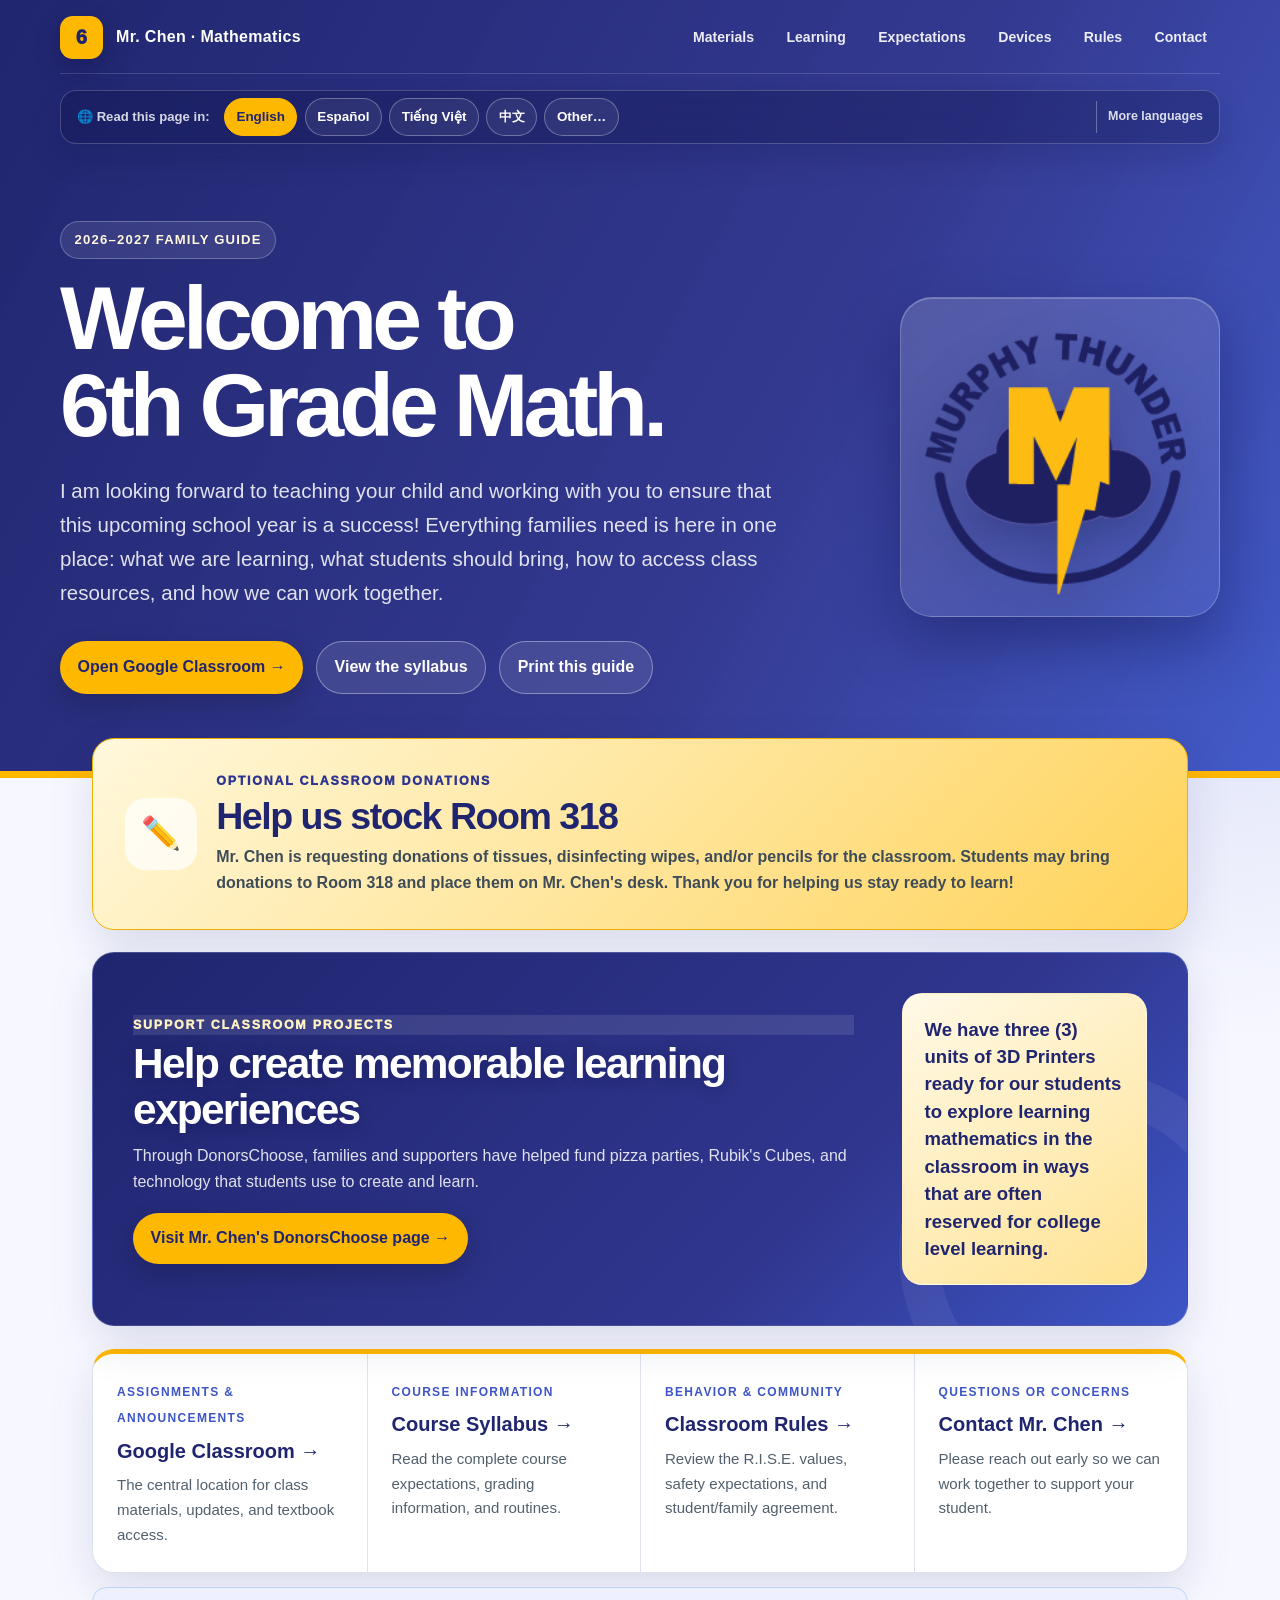
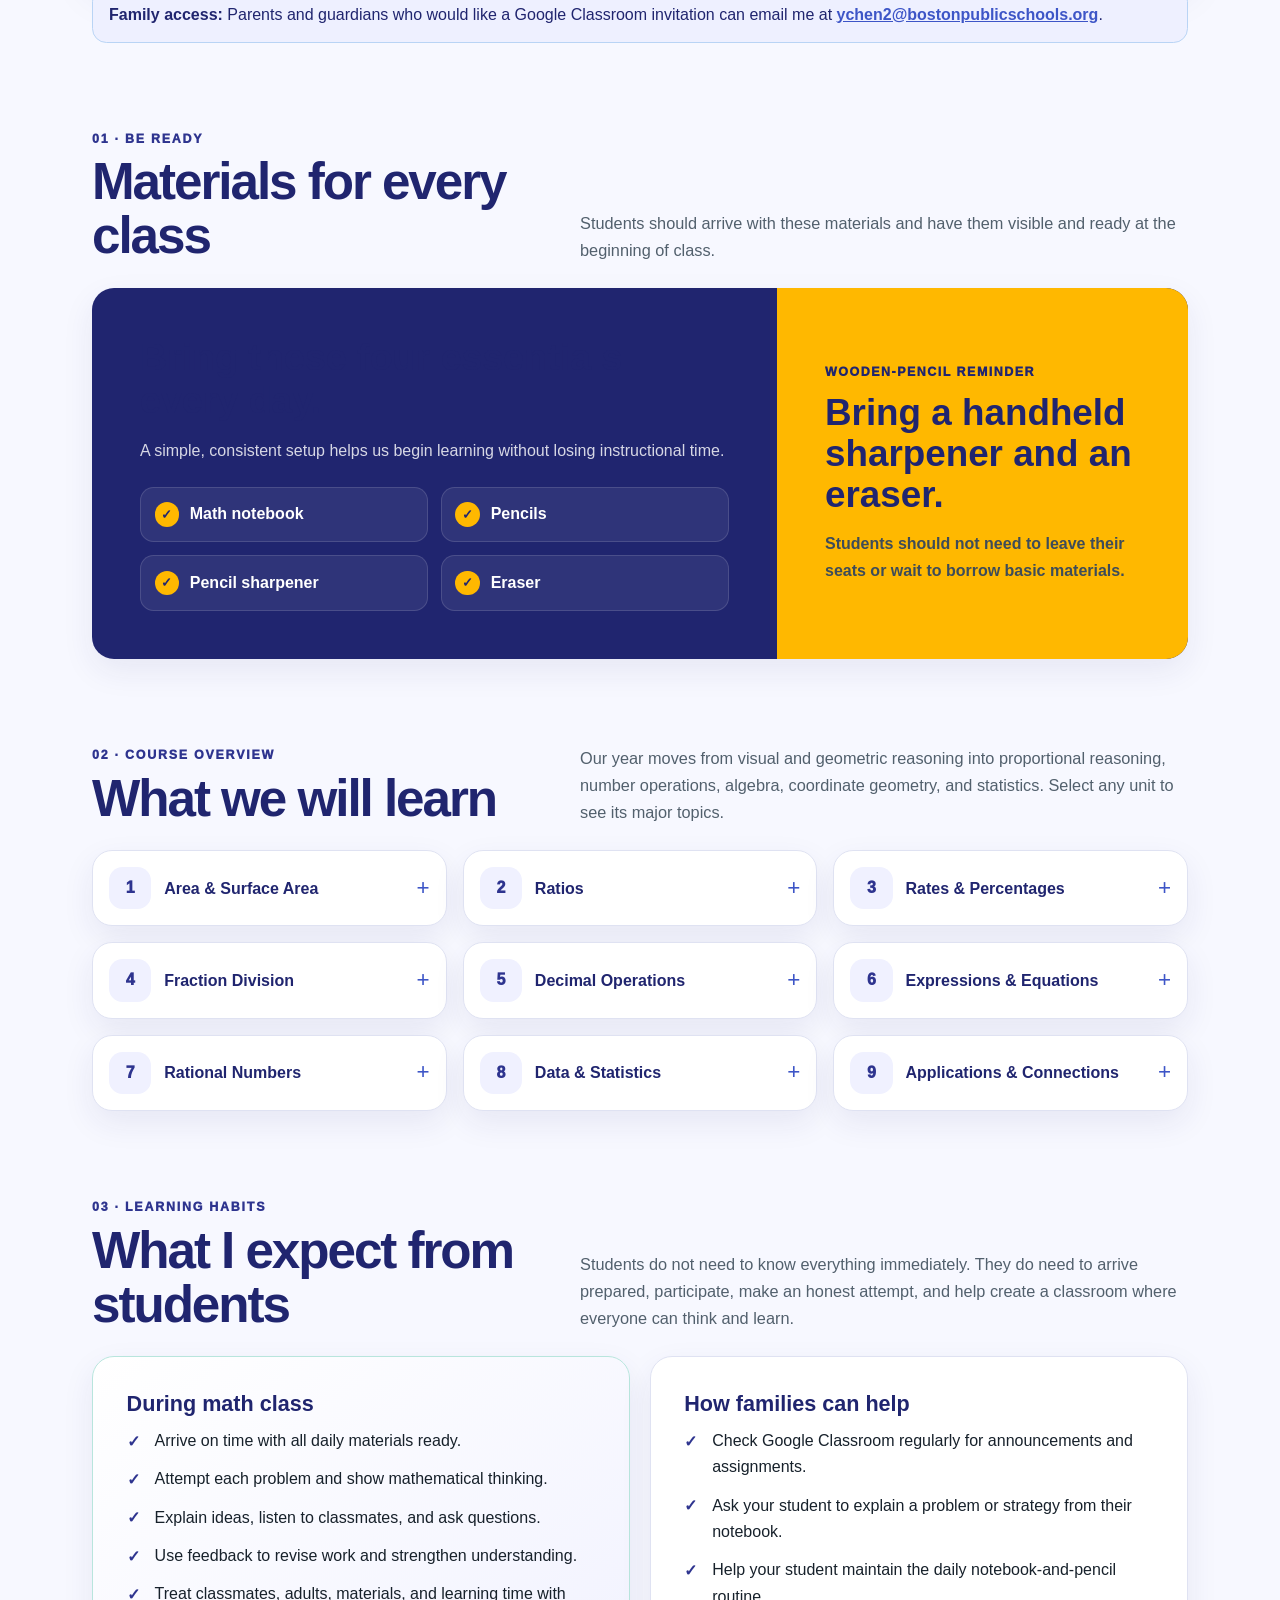
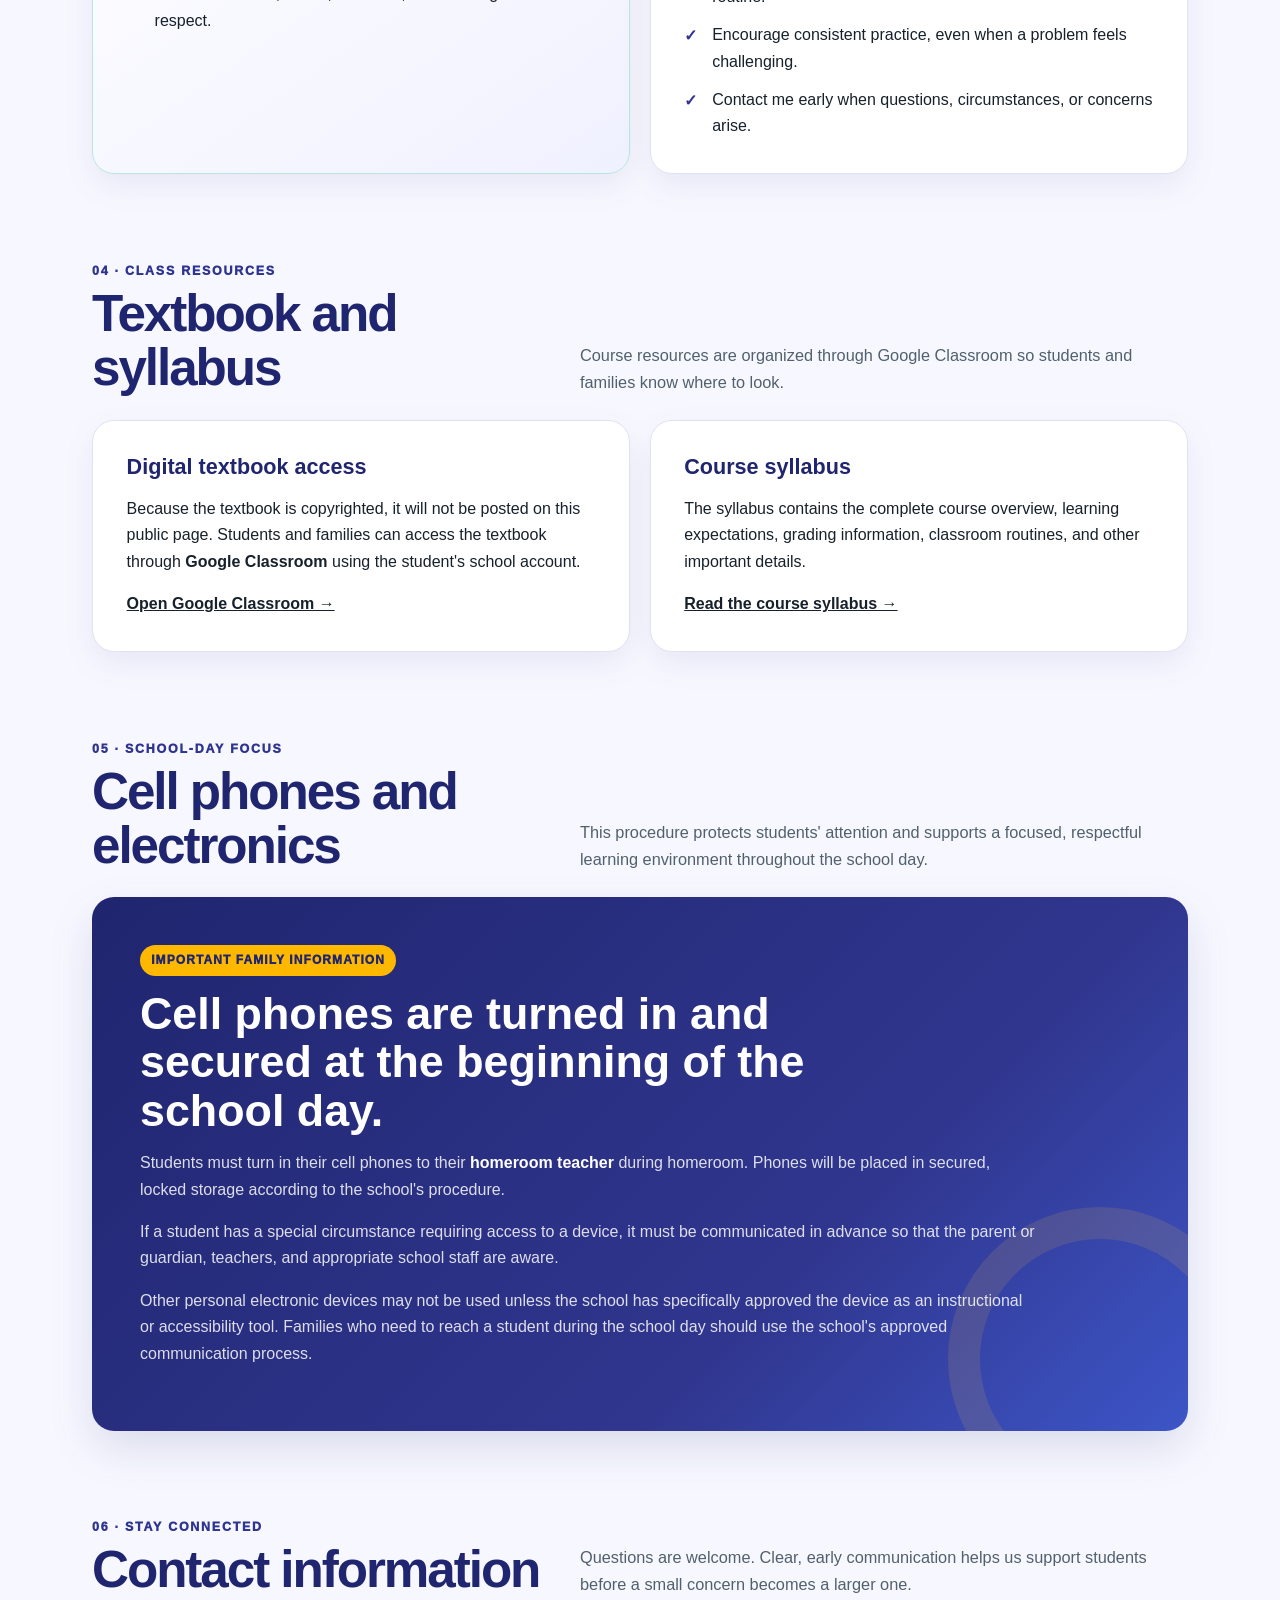
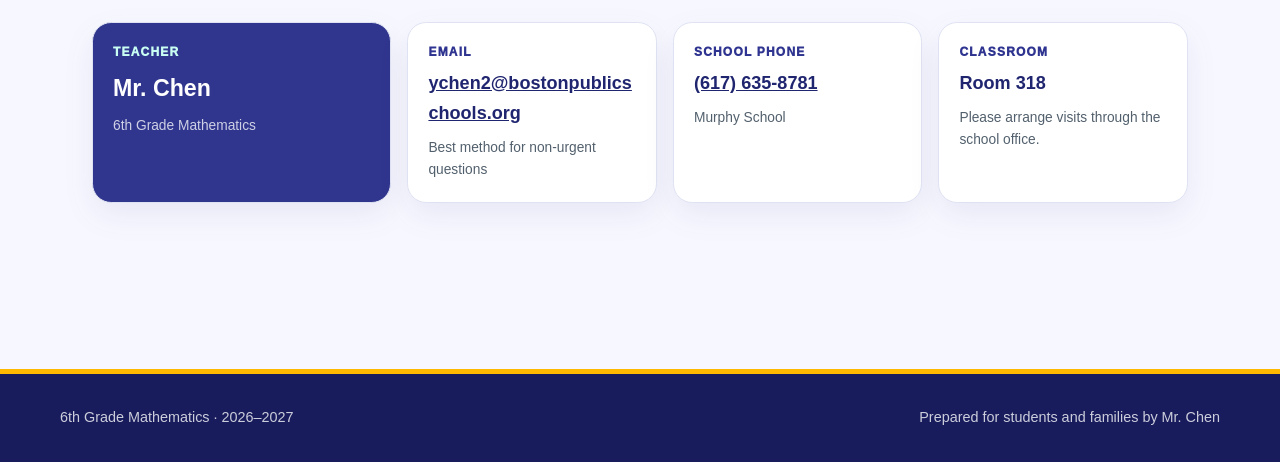
<file: index.html>
<!DOCTYPE html>
<html lang="en">
<head>
  <meta charset="UTF-8">
  <meta name="viewport" content="width=device-width, initial-scale=1.0">
  <meta name="theme-color" content="#20256f">
  <meta name="description" content="A family guide to 6th Grade Math, including course topics, materials, expectations, policies, and important links.">
  <title>6th Grade Math | Family Guide</title>
  <style>
    :root {
      --navy: #20256f;
      --navy-2: #30368e;
      --blue: #3d55c7;
      --teal: #2e348f;
      --gold: #ffb800;
      --cream: #fff9e8;
      --paper: #ffffff;
      --ink: #17212b;
      --muted: #52606d;
      --line: #dfe2f2;
      --soft-blue: #eef0ff;
      --soft-teal: #f0f1ff;
      --soft-gold: #fff3c4;
      --warning: #8a4b08;
      --warning-bg: #fff4d6;
      --shadow: 0 18px 45px rgba(32, 37, 111, 0.13);
      --radius: 22px;
    }

    * {
      box-sizing: border-box;
    }

    html {
      scroll-behavior: smooth;
    }

    body {
      margin: 0;
      color: var(--ink);
      background:
        radial-gradient(circle at 7% 3%, rgba(255, 184, 0, 0.2), transparent 26rem),
        radial-gradient(circle at 95% 11%, rgba(61, 85, 199, 0.15), transparent 30rem),
        #f7f8ff;
      font-family: Inter, "Segoe UI", Roboto, Helvetica, Arial, sans-serif;
      line-height: 1.65;
    }

    a {
      color: inherit;
    }

    .site-watermark {
      position: fixed;
      top: 54%;
      left: 50%;
      z-index: 0;
      width: min(44vw, 28rem);
      max-height: 58vh;
      object-fit: contain;
      opacity: 0.055;
      filter: grayscale(100%);
      pointer-events: none;
      user-select: none;
      transform: translate(-50%, -50%);
    }

    .hero,
    main,
    footer {
      position: relative;
      z-index: 1;
    }

    .skip-link {
      position: fixed;
      left: 1rem;
      top: -4rem;
      z-index: 1000;
      padding: 0.7rem 1rem;
      border-radius: 0.6rem;
      color: white;
      background: var(--navy);
    }

    .skip-link:focus {
      top: 1rem;
    }

    .hero {
      position: relative;
      overflow: hidden;
      color: white;
      background:
        linear-gradient(130deg, rgba(16, 42, 67, 0.98), rgba(23, 63, 95, 0.95) 58%, rgba(15, 118, 110, 0.92));
      padding: 1.25rem clamp(1rem, 4vw, 4rem) 5.5rem;
    }

    .hero::before,
    .hero::after {
      position: absolute;
      content: "";
      border-radius: 50%;
      pointer-events: none;
    }

    .hero::before {
      width: 26rem;
      height: 26rem;
      right: -8rem;
      top: -13rem;
      border: 3rem solid rgba(255, 255, 255, 0.06);
    }

    .hero::after {
      width: 18rem;
      height: 18rem;
      left: -9rem;
      bottom: -11rem;
      background: rgba(244, 185, 66, 0.12);
    }

    .topbar,
    .hero-content,
    main,
    .footer-inner {
      width: min(1160px, 100%);
      margin-inline: auto;
    }

    .topbar {
      position: relative;
      z-index: 2;
      display: flex;
      justify-content: space-between;
      align-items: center;
      gap: 1rem;
    }

    .top-actions {
      display: flex;
      align-items: center;
      justify-content: flex-end;
      gap: 0.75rem;
    }

    .brand {
      display: flex;
      align-items: center;
      gap: 0.8rem;
      font-weight: 850;
      letter-spacing: 0.02em;
    }

    .brand-mark {
      display: grid;
      place-items: center;
      width: 2.7rem;
      height: 2.7rem;
      border: 1px solid rgba(255, 255, 255, 0.45);
      border-radius: 0.9rem;
      color: var(--navy);
      background: var(--gold);
      box-shadow: 0 8px 22px rgba(0, 0, 0, 0.15);
      font-size: 1.25rem;
      font-weight: 950;
    }

    nav {
      display: flex;
      flex-wrap: wrap;
      justify-content: flex-end;
      gap: 0.4rem;
    }

    nav a {
      padding: 0.45rem 0.75rem;
      border-radius: 99px;
      color: rgba(255, 255, 255, 0.9);
      text-decoration: none;
      font-size: 0.88rem;
      font-weight: 700;
    }

    nav a:hover,
    nav a:focus-visible {
      background: rgba(255, 255, 255, 0.12);
      outline: none;
    }

    .language-list {
      display: flex;
      align-items: center;
      flex-wrap: wrap;
      gap: 0.45rem;
      width: min(1160px, 100%);
      margin: 1rem auto 0;
      padding: 0.45rem 0.55rem;
      border: 1px solid rgba(255, 255, 255, 0.38);
      border-radius: 1rem;
      color: white;
      background: rgba(255, 255, 255, 0.11);
      backdrop-filter: blur(12px);
      font-weight: 850;
    }

    .language-list-label {
      padding: 0.25rem 0.45rem;
      color: rgba(255, 255, 255, 0.82);
      font-size: 0.82rem;
      font-weight: 850;
    }

    .language-option {
      padding: 0.42rem 0.72rem;
      border: 1px solid rgba(255, 255, 255, 0.3);
      border-radius: 99px;
      color: white;
      background: rgba(255, 255, 255, 0.07);
      cursor: pointer;
      font: inherit;
      font-size: 0.84rem;
      font-weight: 800;
      transition: background 150ms ease, color 150ms ease, transform 150ms ease;
    }

    .language-option:hover,
    .language-option:focus-visible {
      transform: translateY(-1px);
      background: rgba(255, 255, 255, 0.18);
      outline: none;
    }

    .language-option.active,
    .language-option[aria-pressed="true"] {
      border-color: var(--gold);
      color: var(--navy);
      background: var(--gold);
    }

    .google-translate-panel {
      display: flex;
      align-items: center;
      gap: 0.45rem;
      margin-left: auto;
      padding-left: 0.7rem;
      border-left: 1px solid rgba(255, 255, 255, 0.3);
    }

    .google-translate-label {
      color: rgba(255, 255, 255, 0.84);
      font-size: 0.78rem;
      font-weight: 800;
      white-space: nowrap;
    }

    #google_translate_element {
      display: flex;
      align-items: center;
      min-height: 2rem;
    }

    #google_translate_element .goog-te-gadget {
      color: white !important;
      font-family: inherit !important;
      font-size: 0.72rem !important;
    }

    #google_translate_element .goog-te-gadget-simple {
      padding: 0.34rem 0.55rem !important;
      border: 0 !important;
      border-radius: 99px !important;
      background: white !important;
    }

    #google_translate_element .goog-te-gadget-simple a {
      color: var(--navy) !important;
      font-weight: 800 !important;
      text-decoration: none !important;
    }

    dialog {
      width: min(520px, calc(100% - 2rem));
      padding: 0;
      border: 0;
      border-radius: 1.3rem;
      color: var(--ink);
      background: white;
      box-shadow: 0 30px 80px rgba(16, 42, 67, 0.35);
    }

    dialog::backdrop {
      background: rgba(16, 42, 67, 0.68);
      backdrop-filter: blur(4px);
    }

    .dialog-content {
      padding: 1.6rem;
    }

    .dialog-content h2 {
      font-size: 1.8rem;
    }

    .dialog-content p {
      color: var(--muted);
    }

    .dialog-actions {
      display: flex;
      flex-wrap: wrap;
      gap: 0.7rem;
      margin-top: 1.2rem;
    }

    .dialog-actions .button.secondary {
      border-color: var(--line);
      color: var(--navy);
      background: white;
    }

    .hero-content {
      position: relative;
      z-index: 2;
      padding-top: clamp(3.5rem, 8vw, 7rem);
    }

    .eyebrow {
      display: inline-flex;
      align-items: center;
      gap: 0.45rem;
      margin: 0 0 1rem;
      padding: 0.45rem 0.85rem;
      border: 1px solid rgba(255, 255, 255, 0.26);
      border-radius: 99px;
      color: #fff7df;
      background: rgba(255, 255, 255, 0.09);
      font-size: 0.82rem;
      font-weight: 850;
      letter-spacing: 0.09em;
      text-transform: uppercase;
    }

    h1 {
      max-width: 850px;
      margin: 0;
      font-size: clamp(2.65rem, 7vw, 5.6rem);
      line-height: 0.98;
      letter-spacing: -0.055em;
    }

    .hero-lead {
      max-width: 740px;
      margin: 1.5rem 0 0;
      color: rgba(255, 255, 255, 0.86);
      font-size: clamp(1.05rem, 2vw, 1.28rem);
    }

    .hero-actions {
      display: flex;
      flex-wrap: wrap;
      gap: 0.8rem;
      margin-top: 2rem;
    }

    .button {
      display: inline-flex;
      align-items: center;
      justify-content: center;
      gap: 0.5rem;
      min-height: 3rem;
      padding: 0.75rem 1.1rem;
      border: 0;
      border-radius: 0.85rem;
      background: var(--gold);
      color: var(--navy);
      box-shadow: 0 10px 26px rgba(0, 0, 0, 0.18);
      cursor: pointer;
      font: inherit;
      font-weight: 850;
      text-decoration: none;
      transition: transform 160ms ease, box-shadow 160ms ease;
    }

    .button:hover,
    .button:focus-visible {
      transform: translateY(-2px);
      box-shadow: 0 14px 32px rgba(0, 0, 0, 0.22);
      outline: none;
    }

    .button.secondary {
      border: 1px solid rgba(255, 255, 255, 0.36);
      color: white;
      background: rgba(255, 255, 255, 0.1);
      box-shadow: none;
    }

    .button.disabled,
    .button[aria-disabled="true"] {
      cursor: not-allowed;
      opacity: 0.68;
    }

    main {
      position: relative;
      z-index: 3;
      margin-top: -2.1rem;
      padding: 0 clamp(1rem, 4vw, 2rem) 5rem;
    }

    .setup-notice {
      margin-bottom: 1.4rem;
      padding: 1rem 1.15rem;
      border: 1px solid #f0c36a;
      border-radius: 1rem;
      color: var(--warning);
      background: var(--warning-bg);
      box-shadow: var(--shadow);
      font-weight: 700;
    }

    .donation-request {
      display: grid;
      grid-template-columns: auto 1fr;
      align-items: center;
      gap: 1.2rem;
      margin-bottom: 1.4rem;
      padding: clamp(1.25rem, 3vw, 2rem);
      border: 1px solid #e4b140;
      border-radius: var(--radius);
      color: var(--navy);
      background: linear-gradient(135deg, #fff7db, var(--gold));
      box-shadow: var(--shadow);
    }

    .donation-icon {
      display: grid;
      place-items: center;
      width: 4.5rem;
      height: 4.5rem;
      border-radius: 1.3rem;
      background: rgba(255, 255, 255, 0.72);
      font-size: 2rem;
    }

    .donation-request h2 {
      margin: 0.15rem 0 0.45rem;
      font-size: clamp(1.5rem, 3vw, 2.35rem);
    }

    .donation-request p {
      margin: 0;
      color: #3e4c59;
      font-weight: 650;
    }

    .donorschoose-card {
      position: relative;
      display: grid;
      grid-template-columns: minmax(0, 1fr) minmax(170px, 0.34fr);
      align-items: center;
      gap: clamp(1.25rem, 4vw, 3rem);
      overflow: hidden;
      margin-bottom: 1.4rem;
      padding: clamp(1.4rem, 4vw, 2.5rem);
      border: 1px solid rgba(255, 255, 255, 0.16);
      border-radius: var(--radius);
      color: white;
      background: linear-gradient(135deg, var(--navy), var(--teal));
      box-shadow: var(--shadow);
    }

    .donorschoose-card::after {
      position: absolute;
      right: -5rem;
      bottom: -7rem;
      width: 18rem;
      height: 18rem;
      border: 2.5rem solid rgba(255, 255, 255, 0.06);
      border-radius: 50%;
      content: "";
    }

    .donorschoose-copy,
    .donorschoose-impact {
      position: relative;
      z-index: 1;
    }

    .donorschoose-card .section-number {
      color: #fff2c2;
      background: rgba(255, 255, 255, 0.1);
    }

    .donorschoose-card h2 {
      max-width: 760px;
      margin: 0.3rem 0 0.65rem;
      color: white;
      font-size: clamp(1.65rem, 3.4vw, 2.65rem);
      line-height: 1.08;
      text-shadow: 0 2px 16px rgba(7, 10, 56, 0.3);
    }

    .donorschoose-card p {
      max-width: 800px;
      margin: 0.45rem 0 0;
      color: rgba(255, 255, 255, 0.86);
    }

    .donorschoose-card .button {
      margin-top: 1.1rem;
    }

    .donorschoose-impact {
      display: grid;
      place-items: center;
      min-height: 12rem;
      padding: 1.35rem;
      border: 1px solid rgba(255, 255, 255, 0.25);
      border-radius: 1.25rem;
      background: linear-gradient(145deg, #fff9e7, #ffe393);
      text-align: left;
      backdrop-filter: blur(8px);
    }

    .donorschoose-impact .donorschoose-impact-message {
      margin: 0;
      color: var(--navy);
      font-size: clamp(1rem, 1.5vw, 1.16rem);
      font-weight: 850;
      line-height: 1.48;
    }

    .classroom-invite-note {
      margin-top: 0.9rem;
      padding: 0.85rem 1rem;
      border: 1px solid #b9d4f5;
      border-radius: 0.9rem;
      color: var(--navy);
      background: var(--soft-blue);
    }

    .classroom-invite-note a {
      color: var(--blue);
      font-weight: 900;
    }

    section {
      scroll-margin-top: 1rem;
      margin-bottom: clamp(3.2rem, 7vw, 5.4rem);
    }

    .quick-links {
      display: grid;
      grid-template-columns: repeat(4, minmax(0, 1fr));
      overflow: hidden;
      border: 1px solid rgba(217, 226, 236, 0.95);
      border-radius: var(--radius);
      background: var(--paper);
      box-shadow: var(--shadow);
    }

    .quick-link {
      display: block;
      padding: 1.5rem;
      text-decoration: none;
    }

    .quick-link + .quick-link {
      border-left: 1px solid var(--line);
    }

    .quick-link:hover,
    .quick-link:focus-visible {
      background: var(--soft-blue);
      outline: none;
    }

    .quick-kicker {
      color: var(--blue);
      font-size: 0.75rem;
      font-weight: 900;
      letter-spacing: 0.11em;
      text-transform: uppercase;
    }

    .quick-title {
      display: block;
      margin-top: 0.25rem;
      color: var(--navy);
      font-size: 1.25rem;
      font-weight: 900;
    }

    .quick-copy {
      display: block;
      margin-top: 0.35rem;
      color: var(--muted);
      font-size: 0.94rem;
    }

    .section-heading {
      display: grid;
      grid-template-columns: minmax(0, 0.75fr) minmax(280px, 1fr);
      align-items: end;
      gap: 2rem;
      margin-bottom: 1.5rem;
    }

    .section-number {
      display: block;
      margin-bottom: 0.35rem;
      color: var(--teal);
      font-size: 0.78rem;
      font-weight: 950;
      letter-spacing: 0.14em;
      text-transform: uppercase;
    }

    h2 {
      margin: 0;
      color: var(--navy);
      font-size: clamp(2rem, 4vw, 3.35rem);
      line-height: 1.06;
      letter-spacing: -0.04em;
    }

    .section-intro {
      margin: 0;
      color: var(--muted);
      font-size: 1.02rem;
    }

    .materials-panel {
      display: grid;
      grid-template-columns: 1.25fr 0.75fr;
      overflow: hidden;
      border-radius: var(--radius);
      color: white;
      background: var(--navy);
      box-shadow: var(--shadow);
    }

    .materials-copy {
      padding: clamp(1.5rem, 4vw, 3rem);
    }

    .materials-copy h3 {
      margin: 0;
      color: var(--gold);
      font-size: clamp(1.55rem, 3vw, 2.35rem);
      line-height: 1.15;
    }

    .materials-copy > p {
      color: rgba(255, 255, 255, 0.82);
    }

    .materials-list {
      display: grid;
      grid-template-columns: repeat(2, minmax(0, 1fr));
      gap: 0.8rem;
      margin: 1.4rem 0 0;
      padding: 0;
      list-style: none;
    }

    .materials-list li {
      display: flex;
      align-items: center;
      gap: 0.65rem;
      padding: 0.85rem;
      border: 1px solid rgba(255, 255, 255, 0.13);
      border-radius: 0.85rem;
      background: rgba(255, 255, 255, 0.07);
      font-weight: 800;
    }

    .check {
      display: grid;
      flex: 0 0 auto;
      place-items: center;
      width: 1.55rem;
      height: 1.55rem;
      border-radius: 50%;
      color: var(--navy);
      background: var(--gold);
      font-size: 0.84rem;
      font-weight: 950;
    }

    .ready-card {
      display: grid;
      align-content: center;
      padding: clamp(1.5rem, 4vw, 3rem);
      color: var(--navy);
      background: var(--gold);
    }

    .ready-card span {
      font-size: 0.78rem;
      font-weight: 950;
      letter-spacing: 0.12em;
      text-transform: uppercase;
    }

    .ready-card strong {
      margin-top: 0.55rem;
      font-size: clamp(1.5rem, 3vw, 2.3rem);
      line-height: 1.12;
    }

    .ready-card p {
      margin-bottom: 0;
      color: #3e4c59;
      font-weight: 650;
    }

    .topics-grid {
      display: grid;
      grid-template-columns: repeat(3, minmax(0, 1fr));
      gap: 1rem;
    }

    .unit {
      overflow: hidden;
      border: 1px solid var(--line);
      border-radius: 1.25rem;
      background: var(--paper);
      box-shadow: 0 8px 22px rgba(16, 42, 67, 0.07);
      transition: transform 160ms ease, box-shadow 160ms ease;
    }

    .unit:hover {
      transform: translateY(-2px);
      box-shadow: 0 14px 30px rgba(16, 42, 67, 0.11);
    }

    .unit summary {
      display: grid;
      grid-template-columns: auto 1fr auto;
      align-items: center;
      gap: 0.8rem;
      padding: 1rem;
      cursor: pointer;
      list-style: none;
    }

    .unit summary::-webkit-details-marker {
      display: none;
    }

    .unit-number {
      display: grid;
      place-items: center;
      width: 2.65rem;
      height: 2.65rem;
      border-radius: 0.85rem;
      color: var(--teal);
      background: var(--soft-teal);
      font-weight: 950;
    }

    .unit-name {
      color: var(--navy);
      font-weight: 900;
      line-height: 1.2;
    }

    .plus {
      color: var(--blue);
      font-size: 1.4rem;
      font-weight: 500;
      transition: transform 160ms ease;
    }

    .unit[open] .plus {
      transform: rotate(45deg);
    }

    .unit-body {
      padding: 0 1rem 1.1rem 4.45rem;
      color: var(--muted);
      font-size: 0.94rem;
    }

    .unit-body ul {
      margin: 0;
      padding-left: 1.1rem;
    }

    .unit-body li + li {
      margin-top: 0.3rem;
    }

    .two-column {
      display: grid;
      grid-template-columns: repeat(2, minmax(0, 1fr));
      gap: 1.2rem;
    }

    .card {
      padding: clamp(1.35rem, 3vw, 2.1rem);
      border: 1px solid var(--line);
      border-radius: var(--radius);
      background: var(--paper);
      box-shadow: 0 10px 28px rgba(16, 42, 67, 0.08);
    }

    .card.accent {
      border-color: #b8e5dd;
      background: linear-gradient(145deg, #ffffff, var(--soft-teal));
    }

    .card h3 {
      margin: 0 0 0.7rem;
      color: var(--navy);
      font-size: 1.35rem;
      line-height: 1.2;
    }

    .card p:last-child {
      margin-bottom: 0;
    }

    .expectation-list,
    .family-list {
      margin: 0;
      padding: 0;
      list-style: none;
    }

    .expectation-list li,
    .family-list li {
      position: relative;
      padding-left: 1.75rem;
    }

    .expectation-list li + li,
    .family-list li + li {
      margin-top: 0.75rem;
    }

    .expectation-list li::before,
    .family-list li::before {
      position: absolute;
      left: 0;
      top: 0.05rem;
      color: var(--teal);
      content: "✓";
      font-weight: 950;
    }

    .policy {
      position: relative;
      overflow: hidden;
      padding: clamp(1.5rem, 4vw, 3rem);
      border-radius: var(--radius);
      color: white;
      background: linear-gradient(135deg, var(--navy), #243b53);
      box-shadow: var(--shadow);
    }

    .policy::after {
      position: absolute;
      right: -4rem;
      bottom: -5rem;
      width: 15rem;
      height: 15rem;
      border: 2rem solid rgba(244, 185, 66, 0.13);
      border-radius: 50%;
      content: "";
    }

    .policy-label {
      display: inline-block;
      padding: 0.35rem 0.7rem;
      border-radius: 99px;
      color: var(--navy);
      background: var(--gold);
      font-size: 0.75rem;
      font-weight: 950;
      letter-spacing: 0.09em;
      text-transform: uppercase;
    }

    .policy h3 {
      position: relative;
      z-index: 1;
      max-width: 720px;
      margin: 0.8rem 0 0.7rem;
      font-size: clamp(1.7rem, 4vw, 2.8rem);
      line-height: 1.08;
    }

    .policy p {
      position: relative;
      z-index: 1;
      max-width: 900px;
      color: rgba(255, 255, 255, 0.84);
    }

    .policy strong {
      color: white;
    }

    .contact-grid {
      display: grid;
      grid-template-columns: 1.2fr repeat(3, minmax(0, 1fr));
      gap: 1rem;
    }

    .contact-card {
      min-height: 150px;
      padding: 1.25rem;
      border: 1px solid var(--line);
      border-radius: 1.2rem;
      background: white;
      box-shadow: 0 8px 22px rgba(16, 42, 67, 0.07);
    }

    .contact-card.primary {
      color: white;
      background: var(--teal);
    }

    .contact-label {
      display: block;
      color: var(--teal);
      font-size: 0.75rem;
      font-weight: 950;
      letter-spacing: 0.1em;
      text-transform: uppercase;
    }

    .contact-card.primary .contact-label {
      color: #c9fff3;
    }

    .contact-value {
      display: block;
      margin-top: 0.4rem;
      color: var(--navy);
      font-size: 1.13rem;
      font-weight: 900;
      overflow-wrap: anywhere;
    }

    .contact-card.primary .contact-value {
      color: white;
      font-size: 1.45rem;
    }

    .contact-note {
      display: block;
      margin-top: 0.5rem;
      color: var(--muted);
      font-size: 0.86rem;
    }

    .contact-card.primary .contact-note {
      color: rgba(255, 255, 255, 0.77);
    }

    footer {
      padding: 2rem clamp(1rem, 4vw, 4rem);
      color: rgba(255, 255, 255, 0.78);
      background: var(--navy);
    }

    .footer-inner {
      display: flex;
      justify-content: space-between;
      gap: 1rem;
      font-size: 0.9rem;
    }

    /* Murphy Thunder brand refresh */
    .site-watermark {
      width: min(52vw, 34rem);
      opacity: 0.026;
      filter: none;
    }

    .hero {
      padding: 1rem clamp(1rem, 4vw, 4rem) 4.8rem;
      border-bottom: 0.45rem solid var(--gold);
      background: linear-gradient(118deg, rgba(32, 37, 111, 0.995) 0%, rgba(48, 54, 142, 0.985) 60%, rgba(61, 85, 199, 0.965) 100%);
    }

    .hero::before,
    .hero::after {
      display: none;
    }

    .topbar {
      padding-bottom: 0.85rem;
      border-bottom: 1px solid rgba(255, 255, 255, 0.16);
    }

    .brand-mark {
      border: 0;
      border-radius: 0.8rem;
      box-shadow: 0 10px 24px rgba(7, 10, 56, 0.3);
    }

    nav a {
      border: 1px solid transparent;
    }

    nav a:hover,
    nav a:focus-visible {
      border-color: rgba(255, 255, 255, 0.28);
    }

    .language-list {
      border-color: rgba(255, 255, 255, 0.2);
      background: rgba(9, 12, 63, 0.28);
      box-shadow: 0 12px 32px rgba(7, 10, 56, 0.16);
    }

    .hero-content {
      display: grid;
      grid-template-columns: minmax(0, 1fr) minmax(220px, 330px);
      align-items: center;
      gap: clamp(2rem, 6vw, 5rem);
      padding-top: clamp(2.8rem, 6vw, 4.8rem);
    }

    .hero-copy-block {
      min-width: 0;
    }

    .hero-logo-panel {
      display: grid;
      place-items: center;
      justify-self: end;
      width: min(100%, 20rem);
      aspect-ratio: 1;
      padding: 1.15rem;
      border: 1px solid rgba(255, 255, 255, 0.23);
      border-radius: 2rem;
      background: linear-gradient(145deg, rgba(255, 255, 255, 0.16), rgba(255, 255, 255, 0.055));
      box-shadow: 0 26px 60px rgba(7, 10, 56, 0.34), inset 0 1px 0 rgba(255, 255, 255, 0.24);
      backdrop-filter: blur(10px);
    }

    .hero-logo {
      display: block;
      width: 100%;
      height: auto;
      filter: drop-shadow(0 18px 22px rgba(7, 10, 56, 0.3));
    }

    h1 {
      font-size: clamp(3rem, 7vw, 5.8rem);
    }

    .button {
      border-radius: 99px;
    }

    main {
      margin-top: -2.5rem;
    }

    .quick-links {
      border-top: 5px solid var(--gold);
    }

    .quick-link {
      transition: background 160ms ease, transform 160ms ease;
    }

    .quick-link:hover,
    .quick-link:focus-within {
      background: var(--soft-blue);
    }

    .donation-request {
      border-color: #efb000;
      background: linear-gradient(135deg, #fff8dc, #ffd35a);
    }

    .donorschoose-card,
    .policy {
      background: linear-gradient(135deg, var(--navy) 0%, var(--navy-2) 66%, var(--blue) 100%);
    }

    .materials-panel,
    .card,
    .contact-card,
    .unit {
      border-color: var(--line);
      box-shadow: 0 12px 32px rgba(32, 37, 111, 0.08);
    }

    .section-heading h2,
    .materials-copy h3,
    .card h3 {
      color: var(--navy);
    }

    .contact-card.primary {
      background: var(--navy-2);
    }

    footer {
      border-top: 0.35rem solid var(--gold);
      background: #181c5c;
    }

    @media (max-width: 900px) {
      .hero-content {
        grid-template-columns: minmax(0, 1fr) minmax(170px, 220px);
        gap: 1.5rem;
      }

      nav {
        display: none;
      }

      .quick-links,
      .topics-grid {
        grid-template-columns: 1fr;
      }

      .quick-link + .quick-link {
        border-top: 1px solid var(--line);
        border-left: 0;
      }

      .section-heading,
      .materials-panel,
      .two-column,
      .donorschoose-card,
      .contact-grid {
        grid-template-columns: 1fr;
      }

      .section-heading {
        align-items: start;
        gap: 0.8rem;
      }
    }

    @media (max-width: 560px) {
      .hero {
        padding-inline: 1rem;
      }

      .hero-content {
        grid-template-columns: 1fr;
        padding-top: 2.25rem;
      }

      .hero-logo-panel {
        order: -1;
        justify-self: center;
        width: min(55vw, 180px);
        padding: 0.75rem;
        border-radius: 1.5rem;
      }

      .topbar {
        align-items: flex-start;
      }

      .language-list {
        align-items: stretch;
        margin-top: 0.8rem;
      }

      .language-list-label {
        width: 100%;
      }

      .language-option {
        flex: 1 1 auto;
        text-align: center;
      }

      .google-translate-panel {
        justify-content: space-between;
        width: 100%;
        margin-left: 0;
        padding: 0.5rem 0.2rem 0;
        border-top: 1px solid rgba(255, 255, 255, 0.3);
        border-left: 0;
      }

      .brand-mark {
        width: 2.35rem;
        height: 2.35rem;
      }

      .hero-actions,
      .hero-actions .button {
        width: 100%;
      }

      main {
        padding-inline: 0.75rem;
      }

      .materials-list {
        grid-template-columns: 1fr;
      }

      .donation-request {
        grid-template-columns: 1fr;
      }

      .donorschoose-impact {
        min-height: 8.5rem;
      }

      .footer-inner {
        flex-direction: column;
      }
    }

    @media print {
      body {
        background: white;
        font-size: 10pt;
      }

      .site-watermark {
        top: 52%;
        width: 4.6in;
        max-height: 5.5in;
        opacity: 0.055;
      }

      .hero-logo-panel {
        display: none !important;
      }

      .hero-content {
        display: block;
      }

      .hero {
        padding: 1rem 1.5rem 2rem;
        color: var(--navy);
        background: white;
        border-bottom: 3px solid var(--navy);
      }

      .hero-lead,
      .eyebrow {
        color: var(--navy);
      }

      .eyebrow {
        border-color: var(--line);
        background: var(--soft-gold);
      }

      nav,
      .hero-actions,
      .setup-notice,
      .language-list,
      dialog,
      .plus {
        display: none !important;
      }

      main {
        margin-top: 0;
        padding: 1.5rem;
      }

      section {
        margin-bottom: 2rem;
        break-inside: avoid;
      }

      .quick-links,
      .donation-request,
      .donorschoose-card,
      .materials-panel,
      .policy,
      .contact-card,
      .card,
      .unit {
        box-shadow: none;
      }

      .topics-grid {
        grid-template-columns: repeat(3, 1fr);
      }

      .unit-body {
        display: block;
      }

      .donorschoose-card {
        color: var(--ink);
        background: white;
        border-color: var(--line);
      }

      .donorschoose-card p {
        color: var(--ink);
      }

      .donorschoose-impact {
        border-color: var(--line);
        background: var(--soft-blue);
      }

      footer {
        color: var(--navy);
        background: white;
        border-top: 1px solid var(--line);
      }
    }
  </style>
</head>
<body>
  <a class="skip-link" href="#main-content">Skip to main content</a>
  <img class="site-watermark" src="https://mr-chen-k12.github.io/school/murphy-logo.png" alt="" aria-hidden="true">

  <header class="hero">
    <div class="topbar">
      <div class="brand">
        <span class="brand-mark" aria-hidden="true">6</span>
        <span><span data-config="teacherName">Mr. Chen</span> · Mathematics</span>
      </div>
      <div class="top-actions">
        <nav aria-label="Page sections">
          <a href="#materials">Materials</a>
          <a href="#learning">Learning</a>
          <a href="#expectations">Expectations</a>
          <a href="#devices">Devices</a>
          <a href="rules.html">Rules</a>
          <a href="#contact">Contact</a>
        </nav>
      </div>
    </div>

    <div class="language-list" aria-label="Choose a language">
      <span class="language-list-label">🌐 Read this page in:</span>
      <button class="language-option active" type="button" data-language="en" aria-pressed="true">English</button>
      <button class="language-option" type="button" data-language="es" aria-pressed="false">Español</button>
      <button class="language-option" type="button" data-language="vi" aria-pressed="false">Tiếng Việt</button>
      <button class="language-option" type="button" data-language="zh" aria-pressed="false">中文</button>
      <button class="language-option" type="button" data-language="other" aria-pressed="false">Other…</button>
      <div class="google-translate-panel">
        <span class="google-translate-label">More languages</span>
        <div id="google_translate_element" aria-label="Google Translate language selector"></div>
      </div>
    </div>

    <div class="hero-content">
      <div class="hero-copy-block">
        <p class="eyebrow">2026–2027 Family Guide</p>
        <h1>Welcome to<br>6th Grade Math.</h1>
        <p class="hero-lead">
          I am looking forward to teaching your child and working with you to ensure
          that this upcoming school year is a success! Everything families need is
          here in one place: what we are learning, what students should bring, how to
          access class resources, and how we can work together.
        </p>
        <div class="hero-actions">
          <a class="button classroom-link" href="#" aria-disabled="true">Open Google Classroom →</a>
          <a class="button secondary syllabus-link" href="#" aria-disabled="true">View the syllabus</a>
          <button class="button secondary" type="button" onclick="window.print()">Print this guide</button>
        </div>
      </div>
      <div class="hero-logo-panel" aria-hidden="true">
        <img class="hero-logo" src="https://mr-chen-k12.github.io/school/murphy-logo.png" alt="">
      </div>
    </div>
  </header>

  <main id="main-content">
    <div class="setup-notice" id="setup-notice" role="status">
      Before sharing: add your email, school information, Google Classroom URL,
      and syllabus URL in the <strong>PAGE_CONFIG</strong> section near the bottom of this file.
    </div>

    <aside class="donation-request" aria-labelledby="donation-title">
      <div class="donation-icon" aria-hidden="true">✏️</div>
      <div>
        <span class="section-number">Optional classroom donations</span>
        <h2 id="donation-title">Help us stock Room 318</h2>
        <p>
          Mr. Chen is requesting donations of tissues, disinfecting wipes, and/or
          pencils for the classroom. Students may bring donations to Room 318 and
          place them on Mr. Chen's desk. Thank you for helping us stay ready to learn!
        </p>
      </div>
    </aside>

    <section class="donorschoose-card" id="donorschoose" aria-labelledby="donorschoose-title">
      <div class="donorschoose-copy">
        <span class="section-number">Support classroom projects</span>
        <h2 id="donorschoose-title">Help create memorable learning experiences</h2>
        <p>
          Through DonorsChoose, families and supporters have helped fund pizza parties,
          Rubik's Cubes, and technology that students use to create and learn.
        </p>
        <a class="button" href="https://donorschoose.org/ychen" target="_blank" rel="noopener">Visit Mr. Chen's DonorsChoose page →</a>
      </div>
      <div class="donorschoose-impact">
        <p class="donorschoose-impact-message">We have three (3) units of 3D Printers ready for our students to explore learning mathematics in the classroom in ways that are often reserved for college level learning.</p>
      </div>
    </section>

    <section aria-label="Quick links">
      <div class="quick-links">
        <a class="quick-link classroom-link" href="#" aria-disabled="true">
          <span class="quick-kicker">Assignments &amp; announcements</span>
          <span class="quick-title">Google Classroom →</span>
          <span class="quick-copy">The central location for class materials, updates, and textbook access.</span>
        </a>
        <a class="quick-link syllabus-link" href="#" aria-disabled="true">
          <span class="quick-kicker">Course information</span>
          <span class="quick-title">Course Syllabus →</span>
          <span class="quick-copy">Read the complete course expectations, grading information, and routines.</span>
        </a>
        <a class="quick-link" href="rules.html">
          <span class="quick-kicker">Behavior &amp; community</span>
          <span class="quick-title">Classroom Rules →</span>
          <span class="quick-copy">Review the R.I.S.E. values, safety expectations, and student/family agreement.</span>
        </a>
        <a class="quick-link email-link" href="#" aria-disabled="true">
          <span class="quick-kicker">Questions or concerns</span>
          <span class="quick-title">Contact <span data-config="teacherName">Mr. Chen</span> →</span>
          <span class="quick-copy">Please reach out early so we can work together to support your student.</span>
        </a>
      </div>
      <div class="classroom-invite-note">
        <strong>Family access:</strong>
        Parents and guardians who would like a Google Classroom invitation can email me at
        <a class="email-link" href="#" aria-disabled="true" data-config="teacherEmail">Add email address</a>.
      </div>
    </section>

    <section id="materials">
      <div class="section-heading">
        <div>
          <span class="section-number">01 · Be ready</span>
          <h2>Materials for every class</h2>
        </div>
        <p class="section-intro">
          Students should arrive with these materials and have them visible and
          ready at the beginning of class.
        </p>
      </div>

      <div class="materials-panel">
        <div class="materials-copy">
          <h3>Bring these four essentials every day.</h3>
          <p>A simple, consistent setup helps us begin learning without losing instructional time.</p>
          <ul class="materials-list">
            <li><span class="check">✓</span> Math notebook</li>
            <li><span class="check">✓</span> Pencils</li>
            <li><span class="check">✓</span> Pencil sharpener</li>
            <li><span class="check">✓</span> Eraser</li>
          </ul>
        </div>
        <aside class="ready-card">
          <span>Wooden-pencil reminder</span>
          <strong>Bring a handheld sharpener and an eraser.</strong>
          <p>Students should not need to leave their seats or wait to borrow basic materials.</p>
        </aside>
      </div>
    </section>

    <section id="learning">
      <div class="section-heading">
        <div>
          <span class="section-number">02 · Course overview</span>
          <h2>What we will learn</h2>
        </div>
        <p class="section-intro">
          Our year moves from visual and geometric reasoning into proportional
          reasoning, number operations, algebra, coordinate geometry, and statistics.
          Select any unit to see its major topics.
        </p>
      </div>

      <div class="topics-grid">
        <details class="unit">
          <summary>
            <span class="unit-number">1</span>
            <span class="unit-name">Area &amp; Surface Area</span>
            <span class="plus" aria-hidden="true">+</span>
          </summary>
          <div class="unit-body">
            <ul>
              <li>Decomposing and rearranging shapes</li>
              <li>Area of parallelograms, triangles, and polygons</li>
              <li>Polyhedra, nets, surface area, and volume</li>
              <li>Squares, cubes, and the designing-a-tent application</li>
            </ul>
          </div>
        </details>

        <details class="unit">
          <summary>
            <span class="unit-number">2</span>
            <span class="unit-name">Ratios</span>
            <span class="plus" aria-hidden="true">+</span>
          </summary>
          <div class="unit-body">
            <ul>
              <li>Ratio language and diagrams</li>
              <li>Equivalent ratios</li>
              <li>Double number lines and tables</li>
              <li>Unit rates, constant speed, and ratio problems</li>
            </ul>
          </div>
        </details>

        <details class="unit">
          <summary>
            <span class="unit-number">3</span>
            <span class="unit-name">Rates &amp; Percentages</span>
            <span class="plus" aria-hidden="true">+</span>
          </summary>
          <div class="unit-body">
            <ul>
              <li>Units of measurement and unit conversion</li>
              <li>Comparing speeds and prices</li>
              <li>Interpreting and solving rate problems</li>
              <li>Percentages, tape diagrams, and percent problems</li>
            </ul>
          </div>
        </details>

        <details class="unit">
          <summary>
            <span class="unit-number">4</span>
            <span class="unit-name">Fraction Division</span>
            <span class="plus" aria-hidden="true">+</span>
          </summary>
          <div class="unit-body">
            <ul>
              <li>Making sense of division situations</li>
              <li>Meaning and diagrams of fraction division</li>
              <li>Fraction-division algorithms</li>
              <li>Fractional lengths, area, and volume</li>
            </ul>
          </div>
        </details>

        <details class="unit">
          <summary>
            <span class="unit-number">5</span>
            <span class="unit-name">Decimal Operations</span>
            <span class="plus" aria-hidden="true">+</span>
          </summary>
          <div class="unit-body">
            <ul>
              <li>Decimals in real-world contexts</li>
              <li>Adding and subtracting decimals</li>
              <li>Multiplying decimals with diagrams and algorithms</li>
              <li>Partial quotients, long division, and decimal division</li>
            </ul>
          </div>
        </details>

        <details class="unit">
          <summary>
            <span class="unit-number">6</span>
            <span class="unit-name">Expressions &amp; Equations</span>
            <span class="plus" aria-hidden="true">+</span>
          </summary>
          <div class="unit-body">
            <ul>
              <li>Tape diagrams and one-variable equations</li>
              <li>Equality, equivalence, and balance</li>
              <li>The distributive property</li>
              <li>Exponents, expressions, tables, equations, and graphs</li>
            </ul>
          </div>
        </details>

        <details class="unit">
          <summary>
            <span class="unit-number">7</span>
            <span class="unit-name">Rational Numbers</span>
            <span class="plus" aria-hidden="true">+</span>
          </summary>
          <div class="unit-body">
            <ul>
              <li>Positive and negative numbers</li>
              <li>Absolute value and inequalities</li>
              <li>The coordinate plane and distance</li>
              <li>Common factors and common multiples</li>
            </ul>
          </div>
        </details>

        <details class="unit">
          <summary>
            <span class="unit-number">8</span>
            <span class="unit-name">Data &amp; Statistics</span>
            <span class="plus" aria-hidden="true">+</span>
          </summary>
          <div class="unit-body">
            <ul>
              <li>Statistical questions and variability</li>
              <li>Dot plots and histograms</li>
              <li>Mean, median, MAD, and IQR</li>
              <li>Quartiles, box plots, and comparing distributions</li>
            </ul>
          </div>
        </details>

        <details class="unit">
          <summary>
            <span class="unit-number">9</span>
            <span class="unit-name">Applications &amp; Connections</span>
            <span class="plus" aria-hidden="true">+</span>
          </summary>
          <div class="unit-body">
            <ul>
              <li>Fermi problems and estimation</li>
              <li>“If Our Class Were the World”</li>
              <li>Rectangle investigations</li>
              <li>Voting methods and choosing representatives</li>
            </ul>
          </div>
        </details>
      </div>
    </section>

    <section id="expectations">
      <div class="section-heading">
        <div>
          <span class="section-number">03 · Learning habits</span>
          <h2>What I expect from students</h2>
        </div>
        <p class="section-intro">
          Students do not need to know everything immediately. They do need to
          arrive prepared, participate, make an honest attempt, and help create a
          classroom where everyone can think and learn.
        </p>
      </div>

      <div class="two-column">
        <article class="card accent">
          <h3>During math class</h3>
          <ul class="expectation-list">
            <li>Arrive on time with all daily materials ready.</li>
            <li>Attempt each problem and show mathematical thinking.</li>
            <li>Explain ideas, listen to classmates, and ask questions.</li>
            <li>Use feedback to revise work and strengthen understanding.</li>
            <li>Treat classmates, adults, materials, and learning time with respect.</li>
          </ul>
        </article>

        <article class="card">
          <h3>How families can help</h3>
          <ul class="family-list">
            <li>Check Google Classroom regularly for announcements and assignments.</li>
            <li>Ask your student to explain a problem or strategy from their notebook.</li>
            <li>Help your student maintain the daily notebook-and-pencil routine.</li>
            <li>Encourage consistent practice, even when a problem feels challenging.</li>
            <li>Contact me early when questions, circumstances, or concerns arise.</li>
          </ul>
        </article>
      </div>
    </section>

    <section id="resources">
      <div class="section-heading">
        <div>
          <span class="section-number">04 · Class resources</span>
          <h2>Textbook and syllabus</h2>
        </div>
        <p class="section-intro">
          Course resources are organized through Google Classroom so students and
          families know where to look.
        </p>
      </div>

      <div class="two-column">
        <article class="card">
          <h3>Digital textbook access</h3>
          <p>
            Because the textbook is copyrighted, it will not be posted on this public
            page. Students and families can access the textbook through
            <strong>Google Classroom</strong> using the student's school account.
          </p>
          <p><a class="classroom-link" href="#" aria-disabled="true"><strong>Open Google Classroom →</strong></a></p>
        </article>

        <article class="card">
          <h3>Course syllabus</h3>
          <p>
            The syllabus contains the complete course overview, learning expectations,
            grading information, classroom routines, and other important details.
          </p>
          <p><a class="syllabus-link" href="#" aria-disabled="true"><strong>Read the course syllabus →</strong></a></p>
        </article>
      </div>
    </section>

    <section id="devices">
      <div class="section-heading">
        <div>
          <span class="section-number">05 · School-day focus</span>
          <h2>Cell phones and electronics</h2>
        </div>
        <p class="section-intro">
          This procedure protects students' attention and supports a focused,
          respectful learning environment throughout the school day.
        </p>
      </div>

      <article class="policy">
        <span class="policy-label">Important family information</span>
        <h3>Cell phones are turned in and secured at the beginning of the school day.</h3>
        <p>
          Students must turn in their cell phones to their <strong>homeroom teacher</strong>
          during homeroom. Phones will be placed in secured, locked storage according
          to the school's procedure.
        </p>
        <p>
          If a student has a special circumstance requiring access to a device, it must
          be communicated in advance so that the parent or guardian, teachers, and
          appropriate school staff are aware.
        </p>
        <p>
          Other personal electronic devices may not be used unless the school has
          specifically approved the device as an instructional or accessibility tool.
          Families who need to reach a student during the school day should use the
          school's approved communication process.
        </p>
      </article>
    </section>

    <section id="contact">
      <div class="section-heading">
        <div>
          <span class="section-number">06 · Stay connected</span>
          <h2>Contact information</h2>
        </div>
        <p class="section-intro">
          Questions are welcome. Clear, early communication helps us support students
          before a small concern becomes a larger one.
        </p>
      </div>

      <div class="contact-grid">
        <article class="contact-card primary">
          <span class="contact-label">Teacher</span>
          <span class="contact-value" data-config="teacherName">Mr. Chen</span>
          <span class="contact-note">6th Grade Mathematics</span>
        </article>
        <article class="contact-card">
          <span class="contact-label">Email</span>
          <a class="contact-value email-link" href="#" aria-disabled="true" data-config="teacherEmail">Add email address</a>
          <span class="contact-note">Best method for non-urgent questions</span>
        </article>
        <article class="contact-card">
          <span class="contact-label">School phone</span>
          <a class="contact-value phone-link" href="#" aria-disabled="true" data-config="schoolPhone">Add school phone</a>
          <span class="contact-note" data-config="schoolName">Add school name</span>
        </article>
        <article class="contact-card">
          <span class="contact-label">Classroom</span>
          <span class="contact-value" data-config="room">Add room number</span>
          <span class="contact-note">Please arrange visits through the school office.</span>
        </article>
      </div>
    </section>
  </main>

  <dialog id="other-language-dialog">
    <div class="dialog-content">
      <span class="section-number">More languages</span>
      <h2>Need another language?</h2>
      <p>
        Open your browser's menu and choose <strong>Translate</strong> to select
        another language. In Safari, use the translation button in the address bar.
      </p>
      <div class="dialog-actions">
        <button class="button" id="close-language-dialog" type="button">Got it</button>
      </div>
    </div>
  </dialog>

  <footer>
    <div class="footer-inner">
      <span>6th Grade Mathematics · <span data-config="schoolYear">2026–2027</span></span>
      <span>Prepared for students and families by <span data-config="teacherName">Mr. Chen</span></span>
    </div>
  </footer>

  <script>
    /*
      EDIT ONLY THIS SECTION BEFORE SHARING.
      Paste full links beginning with https://
    */
    const PAGE_CONFIG = {
      teacherName: "Mr. Chen",
      teacherEmail: "ychen2@bostonpublicschools.org",
      schoolName: "Murphy School",
      schoolPhone: "(617) 635-8781",
      room: "Room 318",
      schoolYear: "2026–2027",
      googleClassroomUrl: "https://classroom.google.com/",
      syllabusUrl: "syllabus.html"
    };

    function setText(key, value, fallback) {
      document.querySelectorAll('[data-config="' + key + '"]').forEach((element) => {
        element.textContent = value || fallback;
      });
    }

    function setLinks(selector, url) {
      document.querySelectorAll(selector).forEach((link) => {
        if (url) {
          link.href = url;
          link.removeAttribute("aria-disabled");
          link.classList.remove("disabled");
          if (url.startsWith("http")) {
            link.target = "_blank";
            link.rel = "noopener";
          }
        } else {
          link.href = "#";
          link.setAttribute("aria-disabled", "true");
          link.classList.add("disabled");
          link.addEventListener("click", (event) => event.preventDefault());
        }
      });
    }

    setText("teacherName", PAGE_CONFIG.teacherName, "Your Math Teacher");
    setText("teacherEmail", PAGE_CONFIG.teacherEmail, "Add email address");
    setText("schoolName", PAGE_CONFIG.schoolName, "Add school name");
    setText("schoolPhone", PAGE_CONFIG.schoolPhone, "Add school phone");
    setText("room", PAGE_CONFIG.room, "Add room number");
    setText("schoolYear", PAGE_CONFIG.schoolYear, "2026–2027");

    setLinks(".classroom-link", PAGE_CONFIG.googleClassroomUrl);
    setLinks(".syllabus-link", PAGE_CONFIG.syllabusUrl);
    setLinks(".email-link", PAGE_CONFIG.teacherEmail ? "mailto:" + PAGE_CONFIG.teacherEmail : "");
    setLinks(".phone-link", PAGE_CONFIG.schoolPhone ? "tel:+16176358781" : "");

    const needsSetup = [
      PAGE_CONFIG.teacherEmail,
      PAGE_CONFIG.schoolName,
      PAGE_CONFIG.schoolPhone,
      PAGE_CONFIG.room,
      PAGE_CONFIG.googleClassroomUrl,
      PAGE_CONFIG.syllabusUrl
    ].some((value) => !value);

    if (!needsSetup) {
      document.getElementById("setup-notice").hidden = true;
    }
  </script>

  <script>
    const TRANSLATIONS = {
      es: {
        "Skip to main content": "Saltar al contenido principal",
        "🌐 Read this page in:": "🌐 Leer esta página en:",
        "Other…": "Otro…",
        "· Mathematics": "· Matemáticas",
        "Materials": "Materiales",
        "Learning": "Aprendizaje",
        "Expectations": "Expectativas",
        "Devices": "Dispositivos",
        "Contact": "Contacto",
        "2026–2027 Family Guide": "Guía para familias 2026–2027",
        "Welcome to": "Bienvenidos a",
        "6th Grade Math.": "Matemáticas de 6.º grado.",
        "Everything families need in one place: what we are learning, what students should bring, how to access class resources, and how we can work together.": "Todo lo que las familias necesitan en un solo lugar: qué estamos aprendiendo, qué deben traer los estudiantes, cómo acceder a los recursos de la clase y cómo podemos colaborar.",
        "I am looking forward to teaching your child and working with you to ensure that this upcoming school year is a success! Everything families need is here in one place: what we are learning, what students should bring, how to access class resources, and how we can work together.": "¡Estoy deseando enseñar a su hijo/a y colaborar con usted para asegurar que este próximo año escolar sea un éxito! Aquí encontrará todo lo que las familias necesitan: qué estamos aprendiendo, qué deben traer los estudiantes, cómo acceder a los recursos de la clase y cómo podemos colaborar.",
        "Optional classroom donations": "Donaciones opcionales para el salón",
        "Help us stock Room 318": "Ayúdenos a abastecer el salón 318",
        "Mr. Chen is requesting donations of tissues, disinfecting wipes, and/or pencils for the classroom. Students may bring donations to Room 318 and place them on Mr. Chen's desk. Thank you for helping us stay ready to learn!": "El Sr. Chen solicita donaciones de pañuelos desechables, toallitas desinfectantes y/o lápices para el salón. Los estudiantes pueden llevar las donaciones al salón 318 y colocarlas sobre el escritorio del Sr. Chen. ¡Gracias por ayudarnos a estar listos para aprender!",
        "Support classroom projects": "Apoye los proyectos del salón",
        "Rules": "Reglas",
        "Behavior & community": "Comportamiento y comunidad",
        "Classroom Rules →": "Reglas del salón →",
        "Review the R.I.S.E. values, safety expectations, and student/family agreement.": "Revise los valores R.I.S.E., las expectativas de seguridad y el acuerdo para estudiantes y familias.",
        "Help create memorable learning experiences": "Ayude a crear experiencias de aprendizaje memorables",
        "Through DonorsChoose, families and supporters have helped fund pizza parties, Rubik's Cubes, and technology that students use to create and learn.": "A través de DonorsChoose, las familias y otros colaboradores han ayudado a financiar fiestas con pizza, cubos de Rubik y tecnología que los estudiantes usan para crear y aprender.",
        "We have three (3) units of 3D Printers ready for our students to explore learning mathematics in the classroom in ways that are often reserved for college level learning.": "Tenemos tres (3) impresoras 3D listas para que nuestros estudiantes exploren el aprendizaje de las matemáticas en el aula de maneras que a menudo se reservan para el nivel universitario.",
        "Visit Mr. Chen's DonorsChoose page →": "Visite la página de DonorsChoose del Sr. Chen →",
        "classroom 3D printers available for student learning": "impresoras 3D del salón disponibles para el aprendizaje de los estudiantes",
        "Family access:": "Acceso para las familias:",
        "Parents and guardians who would like a Google Classroom invitation can email me at": "Los padres y tutores que deseen recibir una invitación a Google Classroom pueden enviarme un correo electrónico a",
        "Open Google Classroom →": "Abrir Google Classroom →",
        "View the syllabus": "Ver el programa del curso",
        "Print this guide": "Imprimir esta guía",
        "Before sharing: add your email, school information, Google Classroom URL, and syllabus URL in the": "Antes de compartir: agregue su correo electrónico, la información de la escuela, el enlace de Google Classroom y el enlace del programa en la sección",
        "section near the bottom of this file.": "que se encuentra cerca del final de este archivo.",
        "Assignments & announcements": "Tareas y anuncios",
        "The central location for class materials, updates, and textbook access.": "El lugar central para los materiales, las novedades y el acceso al libro de texto.",
        "Course information": "Información del curso",
        "Course Syllabus →": "Programa del curso →",
        "Read the complete course expectations, grading information, and routines.": "Consulte las expectativas completas del curso, la información de calificaciones y las rutinas.",
        "Questions or concerns": "Preguntas o inquietudes",
        "Please reach out early so we can work together to support your student.": "Comuníquese con anticipación para que podamos colaborar y apoyar a su estudiante.",
        "01 · Be ready": "01 · Estar preparado",
        "Materials for every class": "Materiales para cada clase",
        "Students should arrive with these materials and have them visible and ready at the beginning of class.": "Los estudiantes deben llegar con estos materiales y tenerlos a la vista y listos al comienzo de la clase.",
        "Bring these four essentials every day.": "Traiga estos cuatro elementos esenciales todos los días.",
        "A simple, consistent setup helps us begin learning without losing instructional time.": "Una preparación sencilla y constante nos ayuda a comenzar sin perder tiempo de aprendizaje.",
        "Math notebook": "Cuaderno de matemáticas",
        "Pencils": "Lápices",
        "Pencil sharpener": "Sacapuntas",
        "Eraser": "Borrador",
        "Wooden-pencil reminder": "Recordatorio para lápices de madera",
        "Bring a handheld sharpener and an eraser.": "Traiga un sacapuntas de mano y un borrador.",
        "Students should not need to leave their seats or wait to borrow basic materials.": "Los estudiantes no deben tener que levantarse ni esperar para pedir prestados materiales básicos.",
        "02 · Course overview": "02 · Resumen del curso",
        "What we will learn": "Lo que aprenderemos",
        "Our year moves from visual and geometric reasoning into proportional reasoning, number operations, algebra, coordinate geometry, and statistics. Select any unit to see its major topics.": "Durante el año avanzaremos del razonamiento visual y geométrico al razonamiento proporcional, las operaciones numéricas, el álgebra, la geometría en el plano cartesiano y la estadística. Seleccione una unidad para ver sus temas principales.",
        "Area & Surface Area": "Área y área de superficie",
        "Decomposing and rearranging shapes": "Descomponer y reorganizar figuras",
        "Area of parallelograms, triangles, and polygons": "Área de paralelogramos, triángulos y polígonos",
        "Polyhedra, nets, surface area, and volume": "Poliedros, desarrollos planos, área de superficie y volumen",
        "Squares, cubes, and the designing-a-tent application": "Cuadrados, cubos y la aplicación de diseño de una tienda de campaña",
        "Ratios": "Razones",
        "Ratio language and diagrams": "Lenguaje y diagramas de razones",
        "Equivalent ratios": "Razones equivalentes",
        "Double number lines and tables": "Rectas numéricas dobles y tablas",
        "Unit rates, constant speed, and ratio problems": "Tasas unitarias, velocidad constante y problemas de razones",
        "Rates & Percentages": "Tasas y porcentajes",
        "Units of measurement and unit conversion": "Unidades de medida y conversiones",
        "Comparing speeds and prices": "Comparar velocidades y precios",
        "Interpreting and solving rate problems": "Interpretar y resolver problemas de tasas",
        "Percentages, tape diagrams, and percent problems": "Porcentajes, diagramas de cinta y problemas de porcentajes",
        "Fraction Division": "División de fracciones",
        "Making sense of division situations": "Comprender situaciones de división",
        "Meaning and diagrams of fraction division": "Significado y diagramas de la división de fracciones",
        "Fraction-division algorithms": "Algoritmos para dividir fracciones",
        "Fractional lengths, area, and volume": "Longitudes fraccionarias, área y volumen",
        "Decimal Operations": "Operaciones con decimales",
        "Decimals in real-world contexts": "Decimales en contextos de la vida real",
        "Adding and subtracting decimals": "Suma y resta de decimales",
        "Multiplying decimals with diagrams and algorithms": "Multiplicación de decimales con diagramas y algoritmos",
        "Partial quotients, long division, and decimal division": "Cocientes parciales, división larga y división de decimales",
        "Expressions & Equations": "Expresiones y ecuaciones",
        "Tape diagrams and one-variable equations": "Diagramas de cinta y ecuaciones de una variable",
        "Equality, equivalence, and balance": "Igualdad, equivalencia y equilibrio",
        "The distributive property": "La propiedad distributiva",
        "Exponents, expressions, tables, equations, and graphs": "Exponentes, expresiones, tablas, ecuaciones y gráficas",
        "Rational Numbers": "Números racionales",
        "Positive and negative numbers": "Números positivos y negativos",
        "Absolute value and inequalities": "Valor absoluto y desigualdades",
        "The coordinate plane and distance": "El plano cartesiano y la distancia",
        "Common factors and common multiples": "Factores comunes y múltiplos comunes",
        "Data & Statistics": "Datos y estadística",
        "Statistical questions and variability": "Preguntas estadísticas y variabilidad",
        "Dot plots and histograms": "Diagramas de puntos e histogramas",
        "Mean, median, MAD, and IQR": "Media, mediana, DAM y RIC",
        "Quartiles, box plots, and comparing distributions": "Cuartiles, diagramas de caja y comparación de distribuciones",
        "Applications & Connections": "Aplicaciones y conexiones",
        "Fermi problems and estimation": "Problemas de Fermi y estimación",
        "“If Our Class Were the World”": "«Si nuestra clase fuera el mundo»",
        "Rectangle investigations": "Investigaciones con rectángulos",
        "Voting methods and choosing representatives": "Métodos de votación y elección de representantes",
        "03 · Learning habits": "03 · Hábitos de aprendizaje",
        "What I expect from students": "Lo que espero de los estudiantes",
        "Students do not need to know everything immediately. They do need to arrive prepared, participate, make an honest attempt, and help create a classroom where everyone can think and learn.": "Los estudiantes no necesitan saberlo todo de inmediato. Sí deben llegar preparados, participar, hacer un esfuerzo sincero y ayudar a crear un salón donde todos puedan pensar y aprender.",
        "During math class": "Durante la clase de matemáticas",
        "Arrive on time with all daily materials ready.": "Llegar a tiempo con todos los materiales diarios listos.",
        "Attempt each problem and show mathematical thinking.": "Intentar cada problema y mostrar el razonamiento matemático.",
        "Explain ideas, listen to classmates, and ask questions.": "Explicar ideas, escuchar a los compañeros y hacer preguntas.",
        "Use feedback to revise work and strengthen understanding.": "Usar los comentarios para revisar el trabajo y fortalecer la comprensión.",
        "Treat classmates, adults, materials, and learning time with respect.": "Tratar con respeto a los compañeros, los adultos, los materiales y el tiempo de aprendizaje.",
        "How families can help": "Cómo pueden ayudar las familias",
        "Check Google Classroom regularly for announcements and assignments.": "Revisar Google Classroom con regularidad para ver anuncios y tareas.",
        "Ask your student to explain a problem or strategy from their notebook.": "Pedirle a su estudiante que explique un problema o una estrategia de su cuaderno.",
        "Help your student maintain the daily notebook-and-pencil routine.": "Ayudar a su estudiante a mantener la rutina diaria de cuaderno y lápiz.",
        "Encourage consistent practice, even when a problem feels challenging.": "Fomentar la práctica constante, incluso cuando un problema resulte difícil.",
        "Contact me early when questions, circumstances, or concerns arise.": "Comunicarse conmigo con anticipación cuando surjan preguntas, circunstancias o inquietudes.",
        "04 · Class resources": "04 · Recursos de la clase",
        "Textbook and syllabus": "Libro de texto y programa del curso",
        "Course resources are organized through Google Classroom so students and families know where to look.": "Los recursos del curso están organizados en Google Classroom para que los estudiantes y las familias sepan dónde encontrarlos.",
        "Digital textbook access": "Acceso al libro de texto digital",
        "Because the textbook is copyrighted, it will not be posted on this public page. Students and families can access the textbook through": "Debido a que el libro de texto está protegido por derechos de autor, no se publicará en esta página pública. Los estudiantes y las familias pueden acceder al libro a través de",
        "using the student's school account.": "utilizando la cuenta escolar del estudiante.",
        "Course syllabus": "Programa del curso",
        "The syllabus contains the complete course overview, learning expectations, grading information, classroom routines, and other important details.": "El programa contiene la descripción completa del curso, las expectativas de aprendizaje, la información de calificaciones, las rutinas y otros detalles importantes.",
        "Read the course syllabus →": "Leer el programa del curso →",
        "05 · School-day focus": "05 · Concentración durante el día escolar",
        "Cell phones and electronics": "Teléfonos celulares y dispositivos electrónicos",
        "This procedure protects students' attention and supports a focused, respectful learning environment throughout the school day.": "Este procedimiento protege la atención de los estudiantes y favorece un ambiente de aprendizaje concentrado y respetuoso durante todo el día escolar.",
        "Important family information": "Información importante para las familias",
        "Cell phones are turned in and secured at the beginning of the school day.": "Los teléfonos celulares se entregan y se guardan de forma segura al comienzo del día escolar.",
        "Students must turn in their cell phones to their": "Los estudiantes deben entregar sus teléfonos celulares a su",
        "homeroom teacher": "maestro o maestra de grupo",
        "during homeroom. Phones will be placed in secured, locked storage according to the school's procedure.": "durante el período de grupo. Los teléfonos se colocarán en un lugar seguro y cerrado con llave, de acuerdo con el procedimiento de la escuela.",
        "If a student has a special circumstance requiring access to a device, it must be communicated in advance so that the parent or guardian, teachers, and appropriate school staff are aware.": "Si un estudiante tiene una circunstancia especial que requiere acceso a un dispositivo, debe comunicarse con anticipación para que el padre, madre o tutor, los docentes y el personal escolar correspondiente estén informados.",
        "Other personal electronic devices may not be used unless the school has specifically approved the device as an instructional or accessibility tool. Families who need to reach a student during the school day should use the school's approved communication process.": "No se pueden usar otros dispositivos electrónicos personales, a menos que la escuela los haya aprobado específicamente como herramientas educativas o de accesibilidad. Las familias que necesiten comunicarse con un estudiante durante el día escolar deben usar el proceso de comunicación aprobado por la escuela.",
        "06 · Stay connected": "06 · Manténgase en contacto",
        "Contact information": "Información de contacto",
        "Questions are welcome. Clear, early communication helps us support students before a small concern becomes a larger one.": "Las preguntas son bienvenidas. Una comunicación clara y oportuna nos ayuda a apoyar a los estudiantes antes de que una inquietud pequeña se convierta en una mayor.",
        "Teacher": "Docente",
        "6th Grade Mathematics": "Matemáticas de 6.º grado",
        "Email": "Correo electrónico",
        "Add email address": "Agregar correo electrónico",
        "Best method for non-urgent questions": "Mejor medio para preguntas no urgentes",
        "School phone": "Teléfono de la escuela",
        "Add school phone": "Agregar teléfono de la escuela",
        "Add school name": "Agregar nombre de la escuela",
        "Classroom": "Salón",
        "Add room number": "Agregar número de salón",
        "Please arrange visits through the school office.": "Coordine las visitas a través de la oficina de la escuela.",
        "6th Grade Mathematics ·": "Matemáticas de 6.º grado ·",
        "Prepared for students and families by": "Preparado para estudiantes y familias por",
        "More languages": "Más idiomas",
        "Need another language?": "¿Necesita otro idioma?",
        "Open your browser's menu and choose": "Abra el menú de su navegador y elija",
        "Translate": "Traducir",
        "to select another language. In Safari, use the translation button in the address bar.": "para seleccionar otro idioma. En Safari, use el botón de traducción de la barra de direcciones.",
        "Got it": "Entendido"
      },
      vi: {
        "Skip to main content": "Chuyển đến nội dung chính",
        "🌐 Read this page in:": "🌐 Đọc trang này bằng:",
        "Other…": "Ngôn ngữ khác…",
        "· Mathematics": "· Toán học",
        "Materials": "Dụng cụ",
        "Learning": "Nội dung học",
        "Expectations": "Kỳ vọng",
        "Devices": "Thiết bị",
        "Contact": "Liên hệ",
        "2026–2027 Family Guide": "Cẩm nang gia đình 2026–2027",
        "Welcome to": "Chào mừng đến với",
        "6th Grade Math.": "Toán lớp 6.",
        "Everything families need in one place: what we are learning, what students should bring, how to access class resources, and how we can work together.": "Mọi thông tin gia đình cần đều ở một nơi: nội dung đang học, đồ dùng học sinh cần mang theo, cách truy cập tài liệu lớp và cách chúng ta cùng phối hợp.",
        "I am looking forward to teaching your child and working with you to ensure that this upcoming school year is a success! Everything families need is here in one place: what we are learning, what students should bring, how to access class resources, and how we can work together.": "Tôi rất mong được dạy con em quý vị và phối hợp với quý vị để bảo đảm năm học sắp tới thành công! Mọi thông tin gia đình cần đều có tại đây: nội dung đang học, đồ dùng học sinh cần mang theo, cách truy cập tài liệu lớp và cách chúng ta cùng phối hợp.",
        "Optional classroom donations": "Đóng góp tùy nguyện cho lớp học",
        "Help us stock Room 318": "Giúp phòng 318 có đủ đồ dùng",
        "Mr. Chen is requesting donations of tissues, disinfecting wipes, and/or pencils for the classroom. Students may bring donations to Room 318 and place them on Mr. Chen's desk. Thank you for helping us stay ready to learn!": "Thầy Chen xin nhận khăn giấy, khăn lau khử trùng và/hoặc bút chì để dùng trong lớp. Học sinh có thể mang đồ đóng góp đến phòng 318 và đặt trên bàn của thầy Chen. Cảm ơn quý vị đã giúp lớp luôn sẵn sàng học tập!",
        "Support classroom projects": "Ủng hộ các dự án lớp học",
        "Rules": "Nội quy",
        "Behavior & community": "Ứng xử & cộng đồng",
        "Classroom Rules →": "Nội quy lớp học →",
        "Review the R.I.S.E. values, safety expectations, and student/family agreement.": "Xem lại các giá trị R.I.S.E., yêu cầu an toàn và thỏa thuận dành cho học sinh và gia đình.",
        "Help create memorable learning experiences": "Giúp tạo nên những trải nghiệm học tập đáng nhớ",
        "Through DonorsChoose, families and supporters have helped fund pizza parties, Rubik's Cubes, and technology that students use to create and learn.": "Thông qua DonorsChoose, gia đình và những người ủng hộ đã giúp tài trợ các bữa tiệc pizza, khối Rubik và công nghệ để học sinh sáng tạo và học tập.",
        "We have three (3) units of 3D Printers ready for our students to explore learning mathematics in the classroom in ways that are often reserved for college level learning.": "Chúng tôi có ba (3) máy in 3D sẵn sàng để học sinh khám phá việc học toán trong lớp theo những cách thường chỉ dành cho bậc đại học.",
        "Visit Mr. Chen's DonorsChoose page →": "Truy cập trang DonorsChoose của thầy Chen →",
        "classroom 3D printers available for student learning": "máy in 3D trong lớp dành cho học sinh học tập",
        "Family access:": "Quyền truy cập dành cho gia đình:",
        "Parents and guardians who would like a Google Classroom invitation can email me at": "Phụ huynh hoặc người giám hộ muốn nhận lời mời vào Google Classroom có thể gửi email cho tôi tại",
        "Open Google Classroom →": "Mở Google Classroom →",
        "View the syllabus": "Xem đề cương môn học",
        "Print this guide": "In cẩm nang này",
        "Before sharing: add your email, school information, Google Classroom URL, and syllabus URL in the": "Trước khi chia sẻ: hãy thêm email, thông tin trường, đường dẫn Google Classroom và đường dẫn đề cương vào mục",
        "section near the bottom of this file.": "ở gần cuối tệp này.",
        "Assignments & announcements": "Bài tập và thông báo",
        "The central location for class materials, updates, and textbook access.": "Nơi chính để tìm tài liệu lớp, thông báo cập nhật và truy cập sách giáo khoa.",
        "Course information": "Thông tin môn học",
        "Course Syllabus →": "Đề cương môn học →",
        "Read the complete course expectations, grading information, and routines.": "Xem đầy đủ kỳ vọng của môn học, thông tin chấm điểm và các nề nếp.",
        "Questions or concerns": "Câu hỏi hoặc thắc mắc",
        "Please reach out early so we can work together to support your student.": "Vui lòng liên hệ sớm để chúng ta cùng hỗ trợ học sinh.",
        "01 · Be ready": "01 · Sẵn sàng",
        "Materials for every class": "Dụng cụ cho mỗi buổi học",
        "Students should arrive with these materials and have them visible and ready at the beginning of class.": "Học sinh cần mang theo những dụng cụ này và đặt sẵn trên bàn vào đầu giờ.",
        "Bring these four essentials every day.": "Mang theo bốn vật dụng thiết yếu này mỗi ngày.",
        "A simple, consistent setup helps us begin learning without losing instructional time.": "Việc chuẩn bị đơn giản và đều đặn giúp lớp bắt đầu học ngay mà không mất thời gian.",
        "Math notebook": "Vở Toán",
        "Pencils": "Bút chì",
        "Pencil sharpener": "Gọt bút chì",
        "Eraser": "Tẩy",
        "Wooden-pencil reminder": "Nhắc nhở về bút chì gỗ",
        "Bring a handheld sharpener and an eraser.": "Mang theo đồ gọt bút chì cầm tay và tẩy.",
        "Students should not need to leave their seats or wait to borrow basic materials.": "Học sinh không nên phải rời chỗ hoặc chờ mượn những dụng cụ cơ bản.",
        "02 · Course overview": "02 · Tổng quan môn học",
        "What we will learn": "Nội dung chúng ta sẽ học",
        "Our year moves from visual and geometric reasoning into proportional reasoning, number operations, algebra, coordinate geometry, and statistics. Select any unit to see its major topics.": "Trong năm học, chúng ta sẽ đi từ suy luận trực quan và hình học đến suy luận tỉ lệ, phép tính với số, đại số, hình học tọa độ và thống kê. Chọn một bài học để xem các chủ đề chính.",
        "Area & Surface Area": "Diện tích và diện tích bề mặt",
        "Decomposing and rearranging shapes": "Phân tách và sắp xếp lại các hình",
        "Area of parallelograms, triangles, and polygons": "Diện tích hình bình hành, tam giác và đa giác",
        "Polyhedra, nets, surface area, and volume": "Khối đa diện, hình khai triển, diện tích bề mặt và thể tích",
        "Squares, cubes, and the designing-a-tent application": "Hình vuông, hình lập phương và bài toán thiết kế lều",
        "Ratios": "Tỉ số",
        "Ratio language and diagrams": "Ngôn ngữ và sơ đồ tỉ số",
        "Equivalent ratios": "Các tỉ số tương đương",
        "Double number lines and tables": "Trục số kép và bảng",
        "Unit rates, constant speed, and ratio problems": "Tỉ lệ đơn vị, tốc độ không đổi và bài toán tỉ số",
        "Rates & Percentages": "Tỉ lệ và phần trăm",
        "Units of measurement and unit conversion": "Đơn vị đo và đổi đơn vị",
        "Comparing speeds and prices": "So sánh tốc độ và giá cả",
        "Interpreting and solving rate problems": "Giải thích và giải bài toán về tỉ lệ",
        "Percentages, tape diagrams, and percent problems": "Phần trăm, sơ đồ đoạn thẳng và bài toán phần trăm",
        "Fraction Division": "Phép chia phân số",
        "Making sense of division situations": "Hiểu các tình huống phép chia",
        "Meaning and diagrams of fraction division": "Ý nghĩa và sơ đồ của phép chia phân số",
        "Fraction-division algorithms": "Thuật toán chia phân số",
        "Fractional lengths, area, and volume": "Độ dài phân số, diện tích và thể tích",
        "Decimal Operations": "Phép tính với số thập phân",
        "Decimals in real-world contexts": "Số thập phân trong tình huống thực tế",
        "Adding and subtracting decimals": "Cộng và trừ số thập phân",
        "Multiplying decimals with diagrams and algorithms": "Nhân số thập phân bằng sơ đồ và thuật toán",
        "Partial quotients, long division, and decimal division": "Thương từng phần, phép chia dài và chia số thập phân",
        "Expressions & Equations": "Biểu thức và phương trình",
        "Tape diagrams and one-variable equations": "Sơ đồ đoạn thẳng và phương trình một ẩn",
        "Equality, equivalence, and balance": "Đẳng thức, tương đương và cân bằng",
        "The distributive property": "Tính chất phân phối",
        "Exponents, expressions, tables, equations, and graphs": "Số mũ, biểu thức, bảng, phương trình và đồ thị",
        "Rational Numbers": "Số hữu tỉ",
        "Positive and negative numbers": "Số dương và số âm",
        "Absolute value and inequalities": "Giá trị tuyệt đối và bất đẳng thức",
        "The coordinate plane and distance": "Mặt phẳng tọa độ và khoảng cách",
        "Common factors and common multiples": "Ước chung và bội chung",
        "Data & Statistics": "Dữ liệu và thống kê",
        "Statistical questions and variability": "Câu hỏi thống kê và độ biến thiên",
        "Dot plots and histograms": "Biểu đồ chấm và biểu đồ tần số",
        "Mean, median, MAD, and IQR": "Trung bình, trung vị, MAD và IQR",
        "Quartiles, box plots, and comparing distributions": "Tứ phân vị, biểu đồ hộp và so sánh phân phối",
        "Applications & Connections": "Ứng dụng và kết nối",
        "Fermi problems and estimation": "Bài toán Fermi và ước lượng",
        "“If Our Class Were the World”": "“Nếu lớp chúng ta là cả thế giới”",
        "Rectangle investigations": "Khám phá hình chữ nhật",
        "Voting methods and choosing representatives": "Phương pháp bỏ phiếu và chọn đại diện",
        "03 · Learning habits": "03 · Thói quen học tập",
        "What I expect from students": "Những điều tôi mong đợi ở học sinh",
        "Students do not need to know everything immediately. They do need to arrive prepared, participate, make an honest attempt, and help create a classroom where everyone can think and learn.": "Học sinh không cần biết mọi thứ ngay lập tức. Các em cần đến lớp với sự chuẩn bị, tham gia, cố gắng nghiêm túc và góp phần tạo nên một lớp học nơi mọi người đều có thể suy nghĩ và học tập.",
        "During math class": "Trong giờ Toán",
        "Arrive on time with all daily materials ready.": "Đến đúng giờ với đầy đủ dụng cụ học tập hằng ngày.",
        "Attempt each problem and show mathematical thinking.": "Thử giải từng bài và thể hiện cách suy nghĩ toán học.",
        "Explain ideas, listen to classmates, and ask questions.": "Giải thích ý tưởng, lắng nghe bạn học và đặt câu hỏi.",
        "Use feedback to revise work and strengthen understanding.": "Dùng phản hồi để chỉnh sửa bài và hiểu sâu hơn.",
        "Treat classmates, adults, materials, and learning time with respect.": "Tôn trọng bạn học, người lớn, đồ dùng và thời gian học tập.",
        "How families can help": "Gia đình có thể hỗ trợ như thế nào",
        "Check Google Classroom regularly for announcements and assignments.": "Kiểm tra Google Classroom thường xuyên để xem thông báo và bài tập.",
        "Ask your student to explain a problem or strategy from their notebook.": "Yêu cầu học sinh giải thích một bài toán hoặc cách làm trong vở.",
        "Help your student maintain the daily notebook-and-pencil routine.": "Giúp học sinh duy trì thói quen mang vở và bút chì mỗi ngày.",
        "Encourage consistent practice, even when a problem feels challenging.": "Khuyến khích luyện tập đều đặn, ngay cả khi bài toán khó.",
        "Contact me early when questions, circumstances, or concerns arise.": "Liên hệ với tôi sớm khi có câu hỏi, hoàn cảnh đặc biệt hoặc điều lo ngại.",
        "04 · Class resources": "04 · Tài liệu lớp học",
        "Textbook and syllabus": "Sách giáo khoa và đề cương",
        "Course resources are organized through Google Classroom so students and families know where to look.": "Tài liệu môn học được sắp xếp trên Google Classroom để học sinh và gia đình biết nơi tìm kiếm.",
        "Digital textbook access": "Truy cập sách giáo khoa điện tử",
        "Because the textbook is copyrighted, it will not be posted on this public page. Students and families can access the textbook through": "Vì sách giáo khoa có bản quyền, sách sẽ không được đăng trên trang công khai này. Học sinh và gia đình có thể truy cập sách qua",
        "using the student's school account.": "bằng tài khoản trường học của học sinh.",
        "Course syllabus": "Đề cương môn học",
        "The syllabus contains the complete course overview, learning expectations, grading information, classroom routines, and other important details.": "Đề cương bao gồm toàn bộ tổng quan môn học, kỳ vọng học tập, thông tin chấm điểm, nề nếp lớp và các chi tiết quan trọng khác.",
        "Read the course syllabus →": "Đọc đề cương môn học →",
        "05 · School-day focus": "05 · Tập trung trong ngày học",
        "Cell phones and electronics": "Điện thoại và thiết bị điện tử",
        "This procedure protects students' attention and supports a focused, respectful learning environment throughout the school day.": "Quy trình này giúp bảo vệ sự tập trung của học sinh và duy trì môi trường học tập tập trung, tôn trọng trong suốt ngày học.",
        "Important family information": "Thông tin quan trọng dành cho gia đình",
        "Cell phones are turned in and secured at the beginning of the school day.": "Điện thoại phải được nộp và cất giữ an toàn vào đầu ngày học.",
        "Students must turn in their cell phones to their": "Học sinh phải nộp điện thoại cho",
        "homeroom teacher": "giáo viên chủ nhiệm",
        "during homeroom. Phones will be placed in secured, locked storage according to the school's procedure.": "trong giờ sinh hoạt chủ nhiệm. Điện thoại sẽ được cất trong nơi an toàn có khóa theo quy trình của trường.",
        "If a student has a special circumstance requiring access to a device, it must be communicated in advance so that the parent or guardian, teachers, and appropriate school staff are aware.": "Nếu học sinh có hoàn cảnh đặc biệt cần sử dụng thiết bị, gia đình phải thông báo trước để phụ huynh hoặc người giám hộ, giáo viên và nhân viên nhà trường phù hợp đều biết.",
        "Other personal electronic devices may not be used unless the school has specifically approved the device as an instructional or accessibility tool. Families who need to reach a student during the school day should use the school's approved communication process.": "Không được sử dụng các thiết bị điện tử cá nhân khác, trừ khi nhà trường phê duyệt thiết bị đó làm công cụ học tập hoặc hỗ trợ tiếp cận. Gia đình cần liên lạc với học sinh trong ngày học nên sử dụng quy trình liên lạc được nhà trường phê duyệt.",
        "06 · Stay connected": "06 · Giữ liên lạc",
        "Contact information": "Thông tin liên hệ",
        "Questions are welcome. Clear, early communication helps us support students before a small concern becomes a larger one.": "Mọi câu hỏi đều được hoan nghênh. Trao đổi rõ ràng và sớm giúp chúng ta hỗ trợ học sinh trước khi một vấn đề nhỏ trở nên lớn hơn.",
        "Teacher": "Giáo viên",
        "6th Grade Mathematics": "Toán lớp 6",
        "Email": "Email",
        "Add email address": "Thêm địa chỉ email",
        "Best method for non-urgent questions": "Cách tốt nhất cho câu hỏi không khẩn cấp",
        "School phone": "Điện thoại trường",
        "Add school phone": "Thêm số điện thoại trường",
        "Add school name": "Thêm tên trường",
        "Classroom": "Phòng học",
        "Add room number": "Thêm số phòng",
        "Please arrange visits through the school office.": "Vui lòng sắp xếp việc đến thăm qua văn phòng trường.",
        "6th Grade Mathematics ·": "Toán lớp 6 ·",
        "Prepared for students and families by": "Được chuẩn bị cho học sinh và gia đình bởi",
        "More languages": "Ngôn ngữ khác",
        "Need another language?": "Cần ngôn ngữ khác?",
        "Open your browser's menu and choose": "Mở trình đơn của trình duyệt và chọn",
        "Translate": "Dịch",
        "to select another language. In Safari, use the translation button in the address bar.": "để chọn ngôn ngữ khác. Trên Safari, dùng nút dịch ở thanh địa chỉ.",
        "Got it": "Đã hiểu"
      },
      zh: {
        "Skip to main content": "跳到主要内容",
        "🌐 Read this page in:": "🌐 选择阅读语言：",
        "Other…": "其他…",
        "· Mathematics": "· 数学",
        "Materials": "学习用品",
        "Learning": "学习内容",
        "Expectations": "课堂要求",
        "Devices": "电子设备",
        "Contact": "联系方式",
        "2026–2027 Family Guide": "2026–2027 学年家庭指南",
        "Welcome to": "欢迎来到",
        "6th Grade Math.": "六年级数学。",
        "Everything families need in one place: what we are learning, what students should bring, how to access class resources, and how we can work together.": "家长所需的信息尽在此处：我们将学习什么、学生需要携带什么、如何获取课堂资源，以及家校如何共同合作。",
        "I am looking forward to teaching your child and working with you to ensure that this upcoming school year is a success! Everything families need is here in one place: what we are learning, what students should bring, how to access class resources, and how we can work together.": "我期待教您的孩子，并与您共同努力，确保新学年取得成功！家长所需的信息都在这里：我们将学习什么、学生需要携带什么、如何获取课堂资源，以及家校如何共同合作。",
        "Optional classroom donations": "自愿捐赠课堂用品",
        "Help us stock Room 318": "帮助318教室补充用品",
        "Mr. Chen is requesting donations of tissues, disinfecting wipes, and/or pencils for the classroom. Students may bring donations to Room 318 and place them on Mr. Chen's desk. Thank you for helping us stay ready to learn!": "陈老师诚请家长为教室捐赠纸巾、消毒湿巾和/或铅笔。学生可以把捐赠物品带到318教室，并放在陈老师的桌上。感谢您帮助我们随时做好学习准备！",
        "Support classroom projects": "支持课堂项目",
        "Rules": "规则",
        "Behavior & community": "行为与共同体",
        "Classroom Rules →": "课堂规则 →",
        "Review the R.I.S.E. values, safety expectations, and student/family agreement.": "查看 R.I.S.E. 价值观、安全要求以及学生和家庭协议。",
        "Help create memorable learning experiences": "帮助创造难忘的学习体验",
        "Through DonorsChoose, families and supporters have helped fund pizza parties, Rubik's Cubes, and technology that students use to create and learn.": "通过 DonorsChoose，家长和支持者帮助我们筹资举办披萨派对、购买魔方，以及添置供学生创造与学习使用的各种技术设备。",
        "We have three (3) units of 3D Printers ready for our students to explore learning mathematics in the classroom in ways that are often reserved for college level learning.": "我们已准备好三（3）台 3D 打印机，让学生能够在课堂中以通常仅在大学阶段才有机会接触的方式探索数学学习。",
        "Visit Mr. Chen's DonorsChoose page →": "访问陈老师的 DonorsChoose 页面 →",
        "classroom 3D printers available for student learning": "台课堂 3D 打印机可供学生学习使用",
        "Family access:": "家长访问：",
        "Parents and guardians who would like a Google Classroom invitation can email me at": "希望收到 Google Classroom 邀请的家长或监护人可发送电子邮件至",
        "Open Google Classroom →": "打开 Google Classroom →",
        "View the syllabus": "查看课程大纲",
        "Print this guide": "打印本指南",
        "Before sharing: add your email, school information, Google Classroom URL, and syllabus URL in the": "分享前：请在本文件底部附近的",
        "section near the bottom of this file.": "部分填写电子邮箱、学校信息、Google Classroom 链接和课程大纲链接。",
        "Assignments & announcements": "作业与通知",
        "The central location for class materials, updates, and textbook access.": "获取课堂资料、最新通知和电子教材的主要位置。",
        "Course information": "课程信息",
        "Course Syllabus →": "课程大纲 →",
        "Read the complete course expectations, grading information, and routines.": "查看完整的课程要求、评分信息和课堂常规。",
        "Questions or concerns": "问题或疑虑",
        "Please reach out early so we can work together to support your student.": "如有问题，请尽早联系，以便我们共同支持您的孩子。",
        "01 · Be ready": "01 · 做好准备",
        "Materials for every class": "每节课所需用品",
        "Students should arrive with these materials and have them visible and ready at the beginning of class.": "学生应携带这些用品，并在上课开始时将它们摆放好。",
        "Bring these four essentials every day.": "每天携带以下四项必需品。",
        "A simple, consistent setup helps us begin learning without losing instructional time.": "简单而固定的准备习惯能帮助我们立即开始学习，不浪费课堂时间。",
        "Math notebook": "数学笔记本",
        "Pencils": "铅笔",
        "Pencil sharpener": "卷笔刀",
        "Eraser": "橡皮",
        "Wooden-pencil reminder": "木铅笔提示",
        "Bring a handheld sharpener and an eraser.": "请携带手持卷笔刀和橡皮。",
        "Students should not need to leave their seats or wait to borrow basic materials.": "学生不应因借用基本用品而离开座位或等待。",
        "02 · Course overview": "02 · 课程概览",
        "What we will learn": "我们将学习什么",
        "Our year moves from visual and geometric reasoning into proportional reasoning, number operations, algebra, coordinate geometry, and statistics. Select any unit to see its major topics.": "本学年将从直观与几何推理，逐步学习比例推理、数的运算、代数、坐标几何和统计。选择任一单元即可查看主要主题。",
        "Area & Surface Area": "面积与表面积",
        "Decomposing and rearranging shapes": "分解与重新排列图形",
        "Area of parallelograms, triangles, and polygons": "平行四边形、三角形和多边形的面积",
        "Polyhedra, nets, surface area, and volume": "多面体、展开图、表面积和体积",
        "Squares, cubes, and the designing-a-tent application": "平方、立方及帐篷设计应用",
        "Ratios": "比",
        "Ratio language and diagrams": "比的语言与图示",
        "Equivalent ratios": "等值比",
        "Double number lines and tables": "双数轴与表格",
        "Unit rates, constant speed, and ratio problems": "单位率、恒定速度和比的问题",
        "Rates & Percentages": "率与百分比",
        "Units of measurement and unit conversion": "测量单位与单位换算",
        "Comparing speeds and prices": "比较速度与价格",
        "Interpreting and solving rate problems": "理解并解决率的问题",
        "Percentages, tape diagrams, and percent problems": "百分比、线段图和百分比问题",
        "Fraction Division": "分数除法",
        "Making sense of division situations": "理解除法情境",
        "Meaning and diagrams of fraction division": "分数除法的意义与图示",
        "Fraction-division algorithms": "分数除法算法",
        "Fractional lengths, area, and volume": "分数长度、面积和体积",
        "Decimal Operations": "小数运算",
        "Decimals in real-world contexts": "实际情境中的小数",
        "Adding and subtracting decimals": "小数加减法",
        "Multiplying decimals with diagrams and algorithms": "用图示和算法进行小数乘法",
        "Partial quotients, long division, and decimal division": "部分商、长除法和小数除法",
        "Expressions & Equations": "代数式与方程",
        "Tape diagrams and one-variable equations": "线段图和一元方程",
        "Equality, equivalence, and balance": "相等、等价与平衡",
        "The distributive property": "分配律",
        "Exponents, expressions, tables, equations, and graphs": "指数、代数式、表格、方程和图像",
        "Rational Numbers": "有理数",
        "Positive and negative numbers": "正数与负数",
        "Absolute value and inequalities": "绝对值与不等式",
        "The coordinate plane and distance": "坐标平面与距离",
        "Common factors and common multiples": "公因数与公倍数",
        "Data & Statistics": "数据与统计",
        "Statistical questions and variability": "统计问题与变异性",
        "Dot plots and histograms": "点图与直方图",
        "Mean, median, MAD, and IQR": "平均数、中位数、平均绝对偏差和四分位距",
        "Quartiles, box plots, and comparing distributions": "四分位数、箱线图和分布比较",
        "Applications & Connections": "应用与联系",
        "Fermi problems and estimation": "费米问题与估算",
        "“If Our Class Were the World”": "“如果我们的班级代表全世界”",
        "Rectangle investigations": "长方形探究",
        "Voting methods and choosing representatives": "投票方法与代表选举",
        "03 · Learning habits": "03 · 学习习惯",
        "What I expect from students": "我对学生的期望",
        "Students do not need to know everything immediately. They do need to arrive prepared, participate, make an honest attempt, and help create a classroom where everyone can think and learn.": "学生不需要立刻掌握所有内容，但需要做好准备、积极参与、认真尝试，并共同营造一个人人都能思考和学习的课堂。",
        "During math class": "数学课上",
        "Arrive on time with all daily materials ready.": "准时到课并准备好每日所需用品。",
        "Attempt each problem and show mathematical thinking.": "尝试每一道题，并展示数学思考过程。",
        "Explain ideas, listen to classmates, and ask questions.": "解释自己的想法，倾听同学，并提出问题。",
        "Use feedback to revise work and strengthen understanding.": "利用反馈修改作业并加深理解。",
        "Treat classmates, adults, materials, and learning time with respect.": "尊重同学、成人、学习用品和课堂时间。",
        "How families can help": "家庭可以如何提供帮助",
        "Check Google Classroom regularly for announcements and assignments.": "定期查看 Google Classroom 中的通知和作业。",
        "Ask your student to explain a problem or strategy from their notebook.": "请孩子讲解笔记本中的一道题或一种解题策略。",
        "Help your student maintain the daily notebook-and-pencil routine.": "帮助孩子养成每天携带笔记本和铅笔的习惯。",
        "Encourage consistent practice, even when a problem feels challenging.": "即使题目有难度，也要鼓励孩子坚持练习。",
        "Contact me early when questions, circumstances, or concerns arise.": "如有问题、特殊情况或疑虑，请尽早与我联系。",
        "04 · Class resources": "04 · 课堂资源",
        "Textbook and syllabus": "教材与课程大纲",
        "Course resources are organized through Google Classroom so students and families know where to look.": "课程资源统一放在 Google Classroom 中，方便学生和家长查找。",
        "Digital textbook access": "电子教材访问",
        "Because the textbook is copyrighted, it will not be posted on this public page. Students and families can access the textbook through": "由于教材受版权保护，不会发布在本公开网页上。学生和家长可通过",
        "using the student's school account.": "并使用学生的学校账号访问教材。",
        "Course syllabus": "课程大纲",
        "The syllabus contains the complete course overview, learning expectations, grading information, classroom routines, and other important details.": "课程大纲包含完整的课程概述、学习要求、评分信息、课堂常规和其他重要内容。",
        "Read the course syllabus →": "阅读课程大纲 →",
        "05 · School-day focus": "05 · 专注校园学习",
        "Cell phones and electronics": "手机和电子设备",
        "This procedure protects students' attention and supports a focused, respectful learning environment throughout the school day.": "这一流程有助于保护学生的注意力，并在整个上学日营造专注、相互尊重的学习环境。",
        "Important family information": "家庭须知",
        "Cell phones are turned in and secured at the beginning of the school day.": "手机须在上学日开始时上交并妥善保管。",
        "Students must turn in their cell phones to their": "学生必须在班会时间将手机交给",
        "homeroom teacher": "班主任",
        "during homeroom. Phones will be placed in secured, locked storage according to the school's procedure.": "。手机将按照学校流程存放在上锁的安全位置。",
        "If a student has a special circumstance requiring access to a device, it must be communicated in advance so that the parent or guardian, teachers, and appropriate school staff are aware.": "如果学生因特殊情况需要使用设备，必须提前沟通，确保家长或监护人、教师及相关学校工作人员知情。",
        "Other personal electronic devices may not be used unless the school has specifically approved the device as an instructional or accessibility tool. Families who need to reach a student during the school day should use the school's approved communication process.": "除非学校特别批准某设备作为教学或无障碍辅助工具，否则不得使用其他个人电子设备。家长如需在上学期间联系学生，应使用学校认可的沟通方式。",
        "06 · Stay connected": "06 · 保持联系",
        "Contact information": "联系信息",
        "Questions are welcome. Clear, early communication helps us support students before a small concern becomes a larger one.": "欢迎提出问题。清晰、及时的沟通有助于我们尽早支持学生，避免小问题发展成大问题。",
        "Teacher": "教师",
        "6th Grade Mathematics": "六年级数学",
        "Email": "电子邮箱",
        "Add email address": "添加电子邮箱",
        "Best method for non-urgent questions": "非紧急问题的最佳联系方式",
        "School phone": "学校电话",
        "Add school phone": "添加学校电话",
        "Add school name": "添加学校名称",
        "Classroom": "教室",
        "Add room number": "添加教室号码",
        "Please arrange visits through the school office.": "如需到访，请通过学校办公室安排。",
        "6th Grade Mathematics ·": "六年级数学 ·",
        "Prepared for students and families by": "为学生和家庭编制：",
        "More languages": "更多语言",
        "Need another language?": "需要其他语言？",
        "Open your browser's menu and choose": "打开浏览器菜单并选择",
        "Translate": "翻译",
        "to select another language. In Safari, use the translation button in the address bar.": "以选择其他语言。在 Safari 中，请使用地址栏中的翻译按钮。",
        "Got it": "知道了"
      }
    };

    const DOCUMENT_TITLES = {
      en: "6th Grade Math | Family Guide",
      es: "Matemáticas de 6.º grado | Guía para familias",
      vi: "Toán lớp 6 | Cẩm nang gia đình",
      zh: "六年级数学 | 家庭指南"
    };

    const translationNodes = [];
    const walker = document.createTreeWalker(document.body, NodeFilter.SHOW_TEXT);
    let textNode;

    while ((textNode = walker.nextNode())) {
      const parentTag = textNode.parentElement ? textNode.parentElement.tagName : "";
      if (parentTag === "SCRIPT" || parentTag === "STYLE") continue;

      const rawText = textNode.nodeValue;
      const englishText = rawText.replace(/\s+/g, " ").trim();
      if (!englishText) continue;

      translationNodes.push({
        node: textNode,
        englishText,
        leadingSpace: (rawText.match(/^\s*/) || [""])[0],
        trailingSpace: (rawText.match(/\s*$/) || [""])[0]
      });
    }

    const languageButtons = Array.from(document.querySelectorAll(".language-option"));
    const otherLanguageDialog = document.getElementById("other-language-dialog");
    const closeLanguageDialog = document.getElementById("close-language-dialog");
    let currentLanguage = "en";

    function applyLanguage(language) {
      const dictionary = TRANSLATIONS[language] || {};

      translationNodes.forEach((item) => {
        const translatedText = dictionary[item.englishText] || item.englishText;
        item.node.nodeValue = item.leadingSpace + translatedText + item.trailingSpace;
      });

      currentLanguage = language;
      document.documentElement.lang = language === "zh" ? "zh-Hans" : language;
      document.title = DOCUMENT_TITLES[language] || DOCUMENT_TITLES.en;

      languageButtons.forEach((button) => {
        const isActive = button.dataset.language === language;
        button.classList.toggle("active", isActive);
        button.setAttribute("aria-pressed", isActive ? "true" : "false");
      });

      try {
        localStorage.setItem("familyGuideLanguage", language);
      } catch (error) {
        // The page still works when browser storage is unavailable.
      }
    }

    languageButtons.forEach((button) => {
      button.addEventListener("click", () => {
        const selectedLanguage = button.dataset.language;

        if (selectedLanguage === "other") {
          if (typeof otherLanguageDialog.showModal === "function") {
            otherLanguageDialog.showModal();
          } else {
            alert("Use your browser's Translate feature to choose another language.");
          }
          return;
        }

        applyLanguage(selectedLanguage);
      });
    });

    closeLanguageDialog.addEventListener("click", () => {
      otherLanguageDialog.close();
    });

    let savedLanguage = "en";
    try {
      savedLanguage = localStorage.getItem("familyGuideLanguage") || "en";
    } catch (error) {
      savedLanguage = "en";
    }

    if (!["en", "es", "vi", "zh"].includes(savedLanguage)) {
      savedLanguage = "en";
    }
    applyLanguage(savedLanguage);
  </script>
  <script>
    function googleTranslateElementInit() {
      if (!window.google || !window.google.translate || !window.google.translate.TranslateElement) return;

      new window.google.translate.TranslateElement(
        {
          pageLanguage: "en",
          autoDisplay: false,
          layout: window.google.translate.TranslateElement.InlineLayout.SIMPLE
        },
        "google_translate_element"
      );
    }
  </script>
  <script src="https://translate.google.com/translate_a/element.js?cb=googleTranslateElementInit"></script>
</body>
</html>
</file>
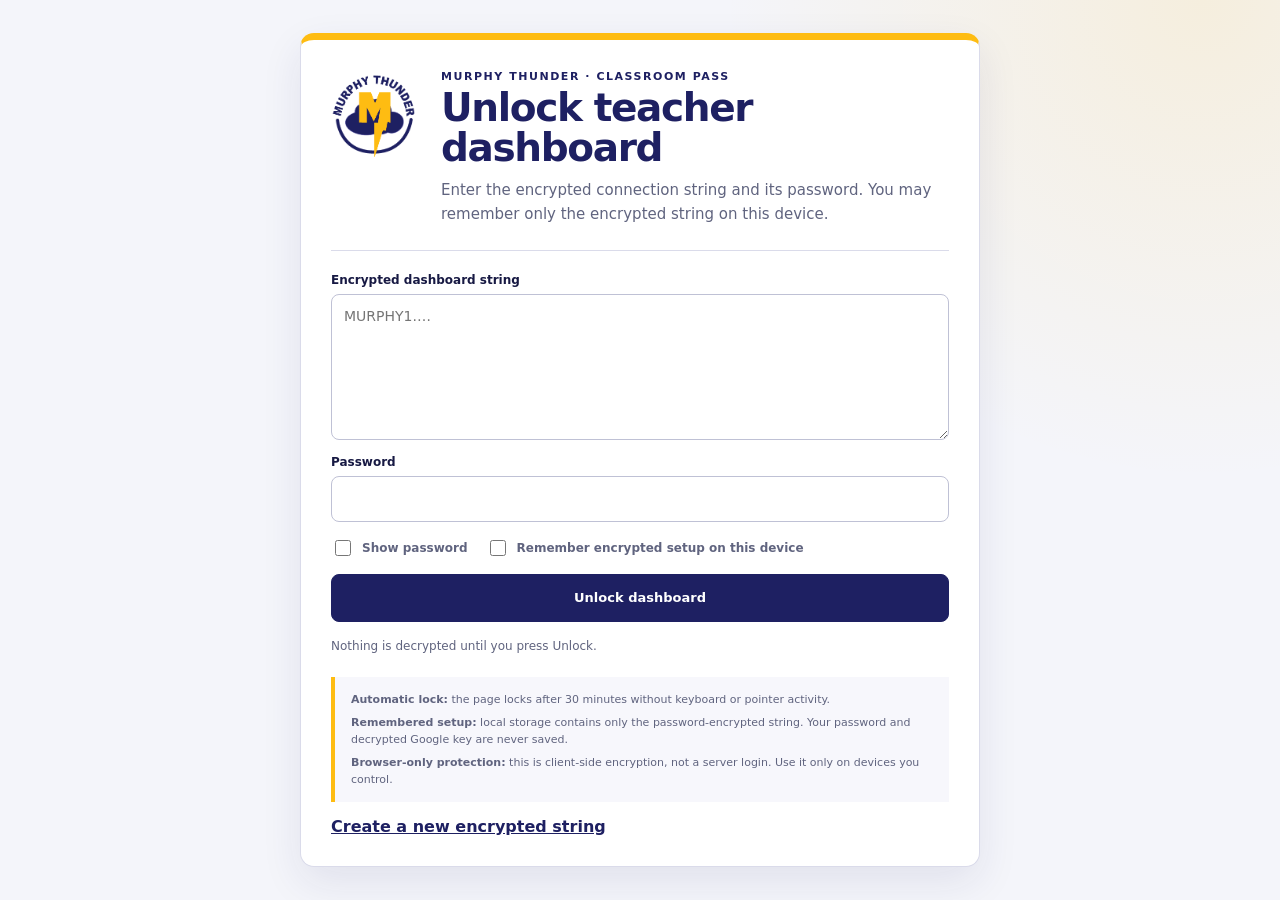
<file: dashboard.html>
<!doctype html>
<html lang="en">
  <head>
    <meta charset="utf-8">
    <meta name="viewport" content="width=device-width, initial-scale=1">
    <meta name="color-scheme" content="light">
    <meta name="theme-color" content="#1E2062">
    <meta name="referrer" content="no-referrer">
    <meta http-equiv="Content-Security-Policy" content="default-src 'self'; script-src 'self' https://script.google.com https://script.googleusercontent.com; connect-src https://script.google.com https://script.googleusercontent.com; style-src 'self'; img-src 'self' data:; object-src 'none'; base-uri 'none'; form-action 'none'">
    <title>Murphy Thunder Secure Classroom Pass Dashboard</title>
    <link rel="stylesheet" href="styles.css?v=murphy-public-1">
    <link rel="stylesheet" href="secure-pages.css?v=remember-encrypted-1">
  </head>
  <body>
    <main id="unlock-screen" class="secure-shell unlock-shell">
      <section class="unlock-panel">
        <header class="secure-brand compact-brand">
          <img src="murphy-logo.png" alt="Murphy Thunder logo">
          <div>
            <p class="overline">Murphy Thunder · Classroom Pass</p>
            <h1>Unlock teacher dashboard</h1>
            <p class="secure-lead">Enter the encrypted connection string and its password. You may remember only the encrypted string on this device.</p>
          </div>
        </header>

        <form id="unlock-form" class="unlock-form" autocomplete="off">
          <label class="field" for="encrypted-input">
            <span>Encrypted dashboard string</span>
            <textarea id="encrypted-input" rows="6" placeholder="MURPHY1.…" required spellcheck="false"></textarea>
          </label>
          <label class="field" for="unlock-password">
            <span>Password</span>
            <input id="unlock-password" type="password" required autocomplete="off">
          </label>
          <div class="unlock-preferences">
            <label class="show-password-control">
              <input id="show-password" type="checkbox">
              <span>Show password</span>
            </label>
            <label class="show-password-control">
              <input id="remember-encrypted" type="checkbox">
              <span>Remember encrypted setup on this device</span>
            </label>
            <button id="forget-encrypted" class="forget-encrypted-button" type="button" hidden>Forget saved setup</button>
          </div>
          <button id="unlock-button" class="primary-button" type="submit">Unlock dashboard</button>
          <p id="unlock-status" class="form-status" role="status" aria-live="polite">Nothing is decrypted until you press Unlock.</p>
        </form>

        <div class="unlock-notes">
          <p><strong>Automatic lock:</strong> the page locks after 30 minutes without keyboard or pointer activity.</p>
          <p><strong>Remembered setup:</strong> local storage contains only the password-encrypted string. Your password and decrypted Google key are never saved.</p>
          <p><strong>Browser-only protection:</strong> this is client-side encryption, not a server login. Use it only on devices you control.</p>
        </div>
        <a class="text-link" href="encryption.html">Create a new encrypted string</a>
      </section>
    </main>

    <div id="dashboard-shell" class="page-shell" hidden>
      <header class="topbar">
        <div class="brand-block">
          <img class="brand-logo" src="murphy-logo.png" alt="Murphy Thunder logo">
          <div>
            <p class="overline">Murphy Thunder · Classroom Pass</p>
            <h1 id="classroom-name">Classroom overview</h1>
          </div>
        </div>
        <div class="header-actions">
          <div id="sync-state" class="sync-state" role="status">
            <span class="sync-dot"></span>
            <span>Connecting…</span>
          </div>
          <button id="refresh-button" class="secondary-button" type="button">
            <svg viewBox="0 0 24 24" aria-hidden="true"><path d="M20 6v5h-5"></path><path d="M18.5 15a7 7 0 1 1-1-8.5L20 11"></path></svg>
            Refresh
          </button>
          <button id="lock-button" class="secondary-button lock-button" type="button">
            <svg viewBox="0 0 24 24" aria-hidden="true"><rect x="5" y="10" width="14" height="10" rx="2"></rect><path d="M8 10V7a4 4 0 0 1 8 0v3"></path></svg>
            Lock
          </button>
        </div>
      </header>

      <div class="browser-security-banner" role="note">
        <strong>Unlocked browser mode</strong>
        <span>The decrypted connection is held only in memory. Lock the page before leaving this device.</span>
      </div>

      <div id="mode-banner" class="mode-banner" hidden>
        <strong>Demo data</strong>
        <span>This preview is not reading your Google Sheet. Complete the setup before relying on these numbers.</span>
      </div>

      <main>
        <section class="out-board" aria-labelledby="out-title">
          <div class="out-board-heading">
            <div>
              <p class="overline light">Live classroom</p>
              <h2 id="out-title"><span id="out-count">0</span> students out now</h2>
            </div>
            <span id="last-updated" class="last-updated">Not updated yet</span>
          </div>
          <div id="out-list" class="out-list"></div>
        </section>

        <section class="toolbar" aria-label="Dashboard filters">
          <div class="range-control" role="group" aria-label="Date range">
            <button type="button" data-range="today">Today</button>
            <button type="button" data-range="week" class="is-active">This week</button>
            <button type="button" data-range="month">This month</button>
            <button type="button" data-range="all">All time</button>
          </div>
          <label class="search-control" for="student-filter">
            <svg viewBox="0 0 24 24" aria-hidden="true"><circle cx="11" cy="11" r="6.5"></circle><path d="m16 16 4 4"></path></svg>
            <span class="sr-only">Filter students</span>
            <input id="student-filter" type="search" placeholder="Filter a student…" autocomplete="off">
          </label>
          <button id="export-button" class="secondary-button" type="button">Export view</button>
        </section>

        <section class="metric-grid" aria-label="Summary metrics">
          <article class="metric-card">
            <div class="metric-label"><span class="metric-icon">↗</span> Trips</div>
            <strong id="metric-trips">—</strong>
            <span id="metric-trips-note">This week</span>
          </article>
          <article class="metric-card">
            <div class="metric-label"><span class="metric-icon">◷</span> Time out</div>
            <strong id="metric-minutes">—</strong>
            <span id="metric-minutes-note">Across all students</span>
          </article>
          <article class="metric-card">
            <div class="metric-label"><span class="metric-icon">≈</span> Average trip</div>
            <strong id="metric-average">—</strong>
            <span id="metric-average-note">Completed and active trips</span>
          </article>
          <article class="metric-card accent-card">
            <div class="metric-label"><span class="metric-icon">✓</span> Class presence</div>
            <strong id="metric-presence">—</strong>
            <span id="metric-presence-note">Based on configured class hours</span>
          </article>
        </section>

        <section class="analytics-grid">
          <article class="panel trend-panel">
            <div class="panel-heading">
              <div>
                <p class="overline">Frequency</p>
                <h2>Trips over time</h2>
              </div>
              <div class="legend"><span></span> Logged departures</div>
            </div>
            <div id="trend-chart" class="trend-chart" aria-label="Trips over time chart"></div>
          </article>

          <article class="panel reason-panel">
            <div class="panel-heading">
              <div>
                <p class="overline">Destinations</p>
                <h2>Reasons</h2>
              </div>
            </div>
            <div id="reason-list" class="reason-list"></div>
          </article>
        </section>

        <section class="panel student-panel">
          <div class="panel-heading table-heading">
            <div>
              <p class="overline">Student comparison</p>
              <h2>Classroom presence</h2>
            </div>
            <p id="presence-explainer" class="panel-note">Presence is estimated from logged time out during your configured class hours.</p>
          </div>
          <div class="table-wrap">
            <table>
              <thead>
                <tr>
                  <th scope="col">Student</th>
                  <th scope="col">Trips</th>
                  <th scope="col">Time out</th>
                  <th scope="col">Avg. trip</th>
                  <th scope="col">Presence</th>
                  <th scope="col">vs. class avg.</th>
                </tr>
              </thead>
              <tbody id="student-table-body"></tbody>
            </table>
          </div>
        </section>

        <section class="panel activity-panel">
          <div class="panel-heading table-heading">
            <div>
              <p class="overline">Audit trail</p>
              <h2>Recent activity</h2>
            </div>
            <span id="activity-count" class="panel-note">0 records</span>
          </div>
          <div id="activity-list" class="activity-list"></div>
        </section>
      </main>

      <footer>
        <p>Classroom presence is an estimate, not an attendance record. Review unusual records in the Google Sheet before taking action.</p>
        <p>Browser dashboard · Password and decrypted connection are never stored</p>
      </footer>
    </div>

    <div id="toast" class="toast" role="status" aria-live="polite" hidden></div>
    <noscript>This dashboard requires JavaScript.</noscript>
    <script src="crypto-credentials.js?v=murphy-public-1" defer></script>
    <script src="dashboard-gate.js?v=remember-encrypted-1" defer></script>
    <script src="dashboard.js?v=google-roster-1" defer></script>
  </body>
</html>
</file>
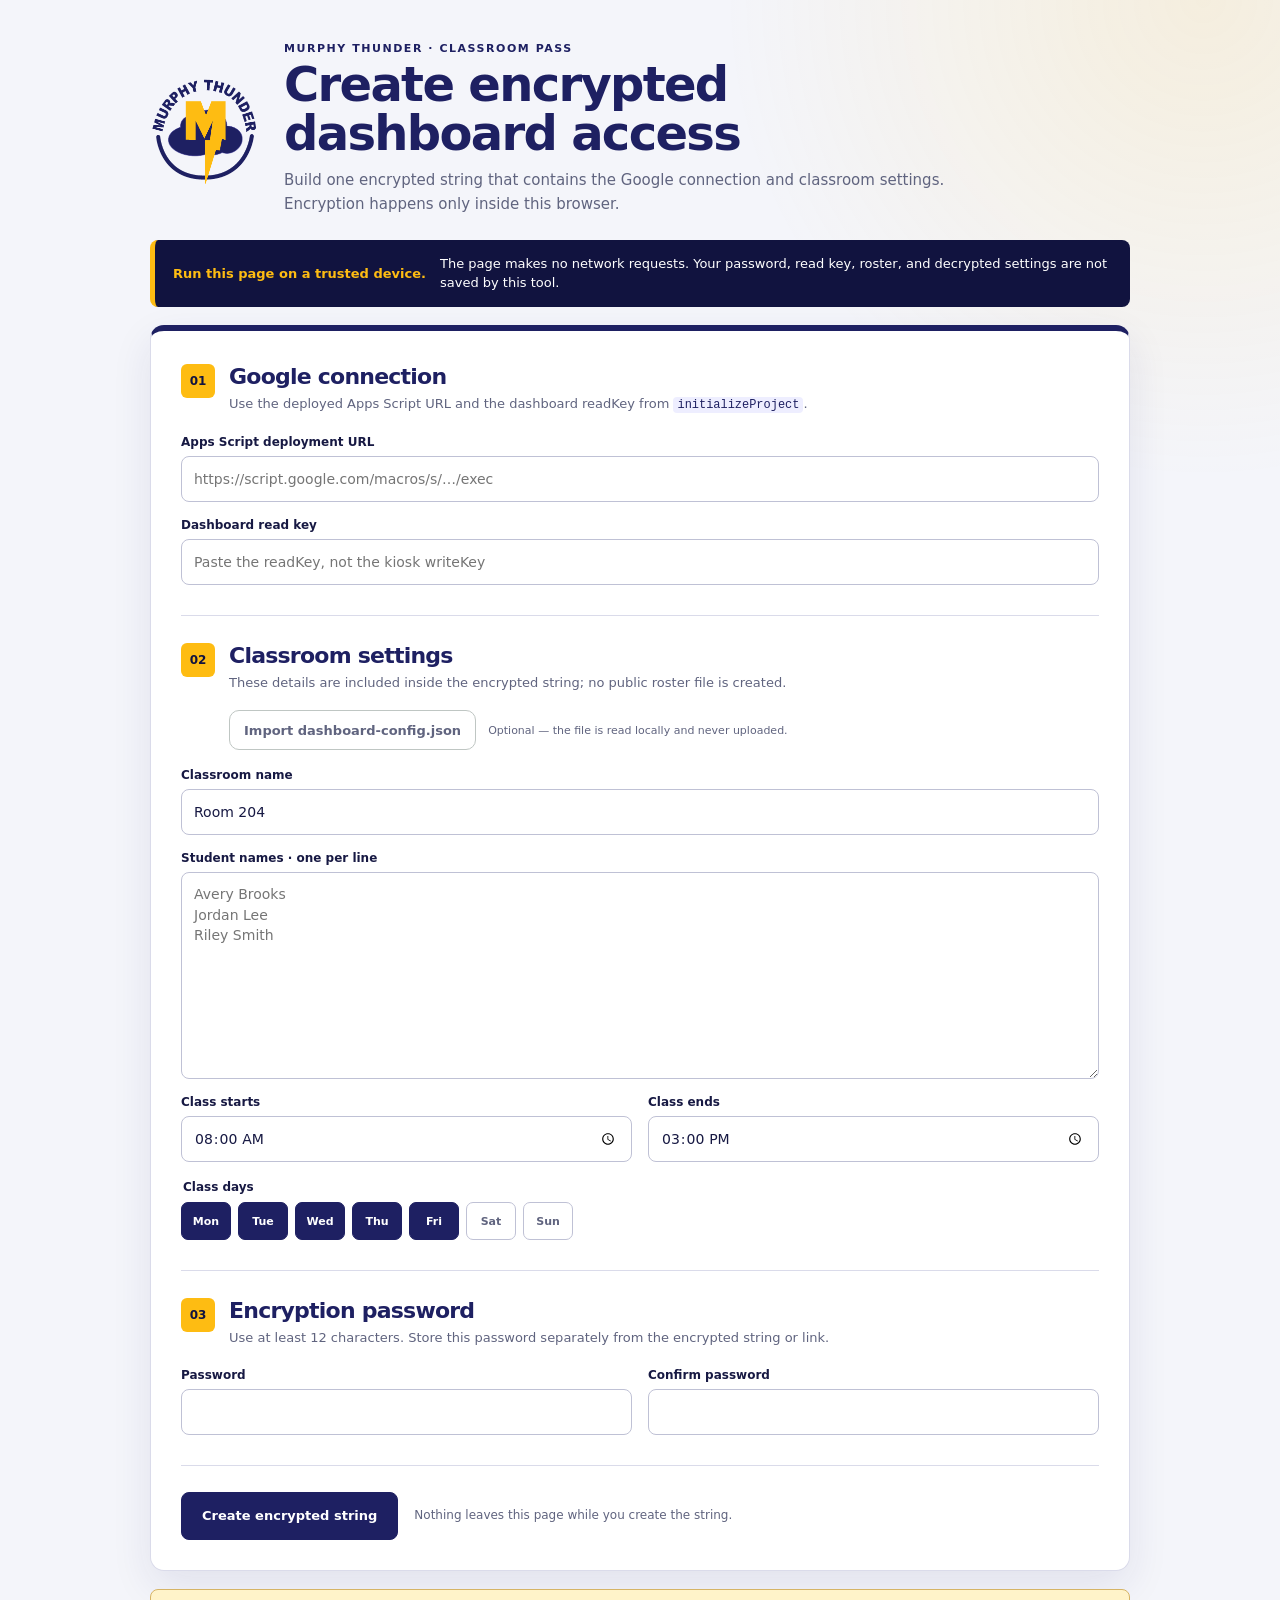
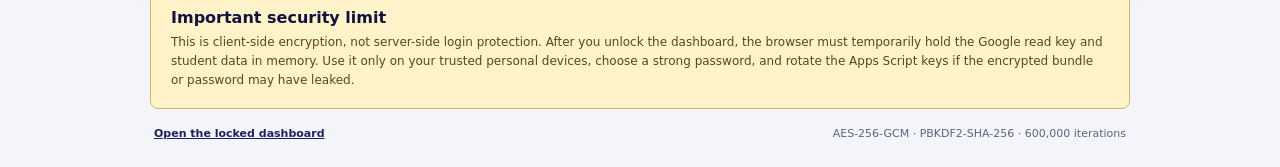
<file: encryption.html>
<!doctype html>
<html lang="en">
  <head>
    <meta charset="utf-8">
    <meta name="viewport" content="width=device-width, initial-scale=1">
    <meta name="color-scheme" content="light">
    <meta name="theme-color" content="#1E2062">
    <meta name="referrer" content="no-referrer">
    <meta http-equiv="Content-Security-Policy" content="default-src 'self'; script-src 'self'; style-src 'self'; img-src 'self' data:; connect-src 'none'; object-src 'none'; base-uri 'none'; form-action 'none'">
    <title>Create an encrypted Murphy dashboard connection</title>
    <link rel="stylesheet" href="styles.css?v=murphy-public-1">
    <link rel="stylesheet" href="secure-pages.css?v=murphy-public-1">
  </head>
  <body class="secure-page">
    <main class="secure-shell generator-shell">
      <header class="secure-brand">
        <img src="murphy-logo.png" alt="Murphy Thunder logo">
        <div>
          <p class="overline">Murphy Thunder · Classroom Pass</p>
          <h1>Create encrypted dashboard access</h1>
          <p class="secure-lead">Build one encrypted string that contains the Google connection and classroom settings. Encryption happens only inside this browser.</p>
        </div>
      </header>

      <div class="security-callout" role="note">
        <strong>Run this page on a trusted device.</strong>
        <span>The page makes no network requests. Your password, read key, roster, and decrypted settings are not saved by this tool.</span>
      </div>

      <form id="encryption-form" class="secure-form" autocomplete="off">
        <section class="form-section" aria-labelledby="google-heading">
          <div class="section-heading">
            <span>01</span>
            <div>
              <h2 id="google-heading">Google connection</h2>
              <p>Use the deployed Apps Script URL and the dashboard <em>readKey</em> from <code>initializeProject</code>.</p>
            </div>
          </div>
          <div class="field-grid">
            <label class="field field-wide" for="apps-script-url">
              <span>Apps Script deployment URL</span>
              <input id="apps-script-url" type="url" inputmode="url" placeholder="https://script.google.com/macros/s/…/exec" required spellcheck="false" autocomplete="off">
            </label>
            <label class="field field-wide" for="read-key">
              <span>Dashboard read key</span>
              <input id="read-key" type="password" placeholder="Paste the readKey, not the kiosk writeKey" required spellcheck="false" autocomplete="new-password">
            </label>
          </div>
        </section>

        <section class="form-section" aria-labelledby="classroom-heading">
          <div class="section-heading">
            <span>02</span>
            <div>
              <h2 id="classroom-heading">Classroom settings</h2>
              <p>These details are included inside the encrypted string; no public roster file is created.</p>
            </div>
          </div>

          <div class="import-row">
            <input id="config-import" class="visually-hidden-input" type="file" accept=".json,application/json">
            <label class="secondary-button file-button" for="config-import">Import dashboard-config.json</label>
            <span>Optional — the file is read locally and never uploaded.</span>
          </div>

          <div class="field-grid">
            <label class="field field-wide" for="classroom-name">
              <span>Classroom name</span>
              <input id="classroom-name" type="text" value="Room 204" maxlength="100" required autocomplete="off">
            </label>
            <label class="field field-wide" for="student-roster">
              <span>Student names · one per line</span>
              <textarea id="student-roster" rows="9" placeholder="Avery Brooks&#10;Jordan Lee&#10;Riley Smith" required spellcheck="false"></textarea>
            </label>
            <label class="field" for="class-start">
              <span>Class starts</span>
              <input id="class-start" type="time" value="08:00" required>
            </label>
            <label class="field" for="class-end">
              <span>Class ends</span>
              <input id="class-end" type="time" value="15:00" required>
            </label>
          </div>

          <fieldset class="day-field">
            <legend>Class days</legend>
            <div class="day-options">
              <label><input type="checkbox" name="class-day" value="1" checked><span>Mon</span></label>
              <label><input type="checkbox" name="class-day" value="2" checked><span>Tue</span></label>
              <label><input type="checkbox" name="class-day" value="3" checked><span>Wed</span></label>
              <label><input type="checkbox" name="class-day" value="4" checked><span>Thu</span></label>
              <label><input type="checkbox" name="class-day" value="5" checked><span>Fri</span></label>
              <label><input type="checkbox" name="class-day" value="6"><span>Sat</span></label>
              <label><input type="checkbox" name="class-day" value="0"><span>Sun</span></label>
            </div>
          </fieldset>
        </section>

        <section class="form-section" aria-labelledby="password-heading">
          <div class="section-heading">
            <span>03</span>
            <div>
              <h2 id="password-heading">Encryption password</h2>
              <p>Use at least 12 characters. Store this password separately from the encrypted string or link.</p>
            </div>
          </div>
          <div class="field-grid">
            <label class="field" for="bundle-password">
              <span>Password</span>
              <input id="bundle-password" type="password" minlength="12" required autocomplete="new-password">
            </label>
            <label class="field" for="confirm-password">
              <span>Confirm password</span>
              <input id="confirm-password" type="password" minlength="12" required autocomplete="new-password">
            </label>
          </div>
        </section>

        <div class="form-submit-row">
          <button id="encrypt-button" class="primary-button" type="submit">Create encrypted string</button>
          <p id="generator-status" class="form-status" role="status" aria-live="polite">Nothing leaves this page while you create the string.</p>
        </div>
      </form>

      <section id="result-panel" class="result-panel" aria-labelledby="result-heading" hidden>
        <div class="section-heading">
          <span>✓</span>
          <div>
            <h2 id="result-heading">Encrypted dashboard access is ready</h2>
            <p>Keep the password separate. Anyone who has both can read the classroom report.</p>
          </div>
        </div>
        <label class="field" for="encrypted-output">
          <span>Encrypted string</span>
          <textarea id="encrypted-output" rows="6" readonly spellcheck="false"></textarea>
        </label>
        <button id="copy-string" class="secondary-button" type="button">Copy encrypted string</button>

        <label class="field result-link-field" for="dashboard-link">
          <span>Dashboard link with encrypted string</span>
          <textarea id="dashboard-link" rows="4" readonly spellcheck="false"></textarea>
        </label>
        <button id="copy-link" class="secondary-button" type="button">Copy dashboard link</button>
        <p class="result-note">The link contains only encrypted data in its <code>#</code> fragment. The dashboard removes that fragment from the address bar as soon as it loads.</p>
      </section>

      <aside class="limits-note">
        <strong>Important security limit</strong>
        <p>This is client-side encryption, not server-side login protection. After you unlock the dashboard, the browser must temporarily hold the Google read key and student data in memory. Use it only on your trusted personal devices, choose a strong password, and rotate the Apps Script keys if the encrypted bundle or password may have leaked.</p>
      </aside>

      <footer class="secure-footer">
        <a href="dashboard.html">Open the locked dashboard</a>
        <span>AES-256-GCM · PBKDF2-SHA-256 · 600,000 iterations</span>
      </footer>
    </main>

    <noscript><p class="noscript-message">JavaScript is required to encrypt the dashboard connection.</p></noscript>
    <script src="crypto-credentials.js?v=murphy-public-1" defer></script>
    <script src="encryption.js?v=murphy-public-1" defer></script>
  </body>
</html>
</file>
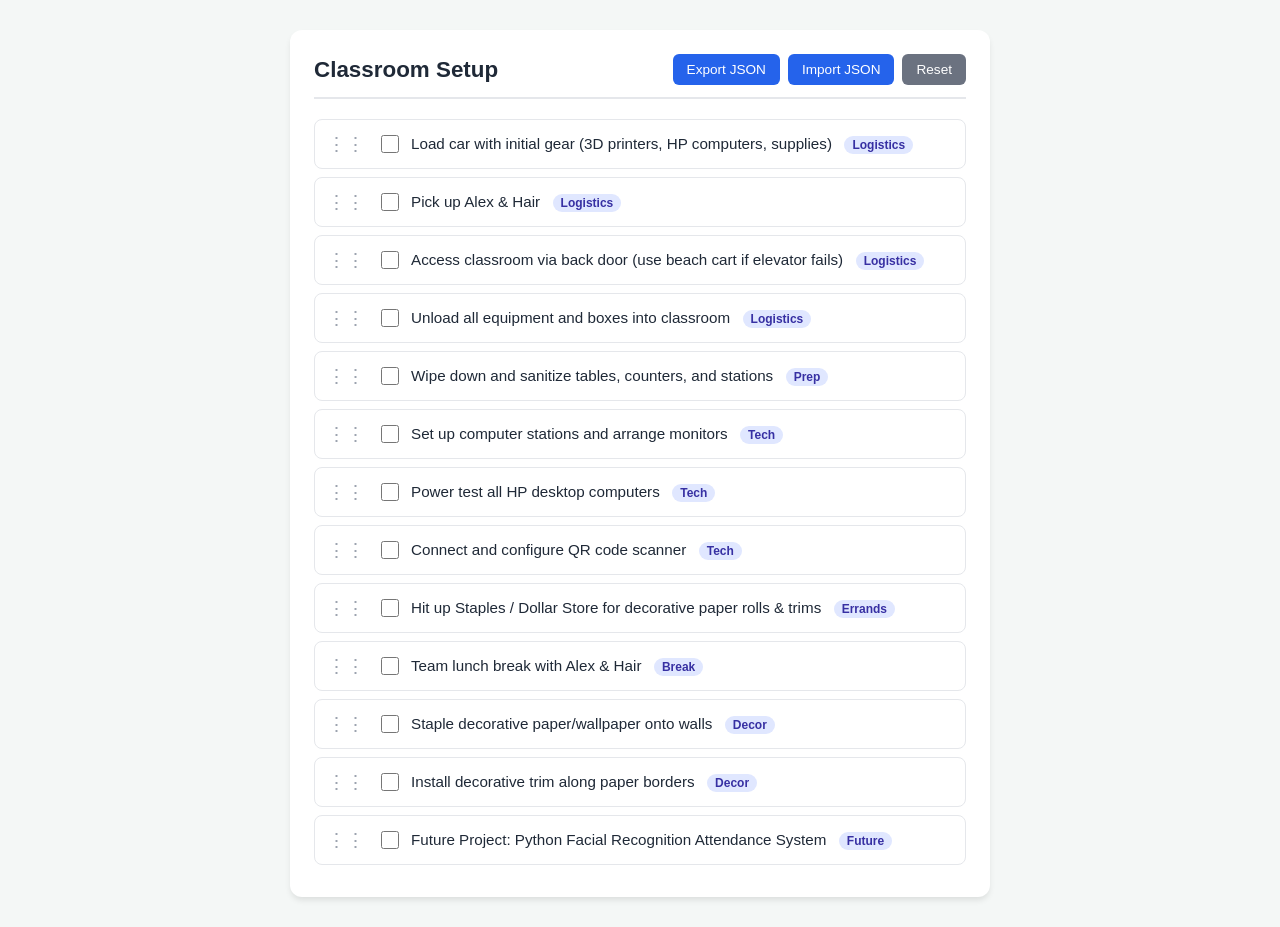
<file: firstday.html>
<!DOCTYPE html>
<html lang="en">
<head>
  <meta charset="UTF-8">
  <meta name="viewport" content="width=device-width, initial-scale=1.0">
  <title>Classroom Setup Checklist</title>
  <style>
    :root {
      --bg-color: #f4f7f6;
      --card-bg: #ffffff;
      --accent-color: #2563eb;
      --accent-hover: #1d4ed8;
      --text-color: #1f2937;
      --border-color: #e5e7eb;
    }

    body {
      font-family: -apple-system, BlinkMacSystemFont, "Segoe UI", Roboto, sans-serif;
      background-color: var(--bg-color);
      color: var(--text-color);
      max-width: 700px;
      margin: 30px auto;
      padding: 0 20px;
    }

    .container {
      background: var(--card-bg);
      border-radius: 12px;
      padding: 24px;
      box-shadow: 0 4px 6px -1px rgba(0, 0, 0, 0.1);
    }

    header {
      display: flex;
      justify-content: space-between;
      align-items: center;
      margin-bottom: 20px;
      border-bottom: 2px solid var(--border-color);
      padding-bottom: 12px;
    }

    h1 {
      font-size: 1.4rem;
      margin: 0;
    }

    .controls {
      display: flex;
      gap: 8px;
    }

    button, label.btn {
      background-color: var(--accent-color);
      color: white;
      border: none;
      padding: 8px 14px;
      border-radius: 6px;
      cursor: pointer;
      font-size: 0.85rem;
      font-weight: 500;
      display: inline-block;
    }

    button:hover, label.btn:hover {
      background-color: var(--accent-hover);
    }

    button.secondary {
      background-color: #6b7280;
    }

    button.secondary:hover {
      background-color: #4b5563;
    }

    #file-input {
      display: none;
    }

    ul.task-list {
      list-style: none;
      padding: 0;
      margin: 0;
    }

    .task-item {
      display: flex;
      align-items: center;
      padding: 12px;
      background: #fff;
      border: 1px solid var(--border-color);
      border-radius: 8px;
      margin-bottom: 8px;
      cursor: grab;
      user-select: none;
      transition: background 0.2s, transform 0.15s;
    }

    .task-item.dragging {
      opacity: 0.4;
    }

    .task-item.over {
      border-top: 2px solid var(--accent-color);
    }

    .drag-handle {
      margin-right: 12px;
      color: #9ca3af;
      font-size: 1.2rem;
    }

    .task-item input[type="checkbox"] {
      width: 18px;
      height: 18px;
      margin-right: 12px;
      cursor: pointer;
    }

    .task-content {
      flex: 1;
    }

    .task-text {
      font-size: 0.95rem;
    }

    .completed .task-text {
      text-decoration: line-through;
      color: #9ca3af;
    }

    .badge {
      font-size: 0.75rem;
      padding: 2px 8px;
      border-radius: 12px;
      background: #e0e7ff;
      color: #3730a3;
      margin-left: 8px;
      font-weight: 600;
    }
  </style>
</head>
<body>

  <div class="container">
    <header>
      <h1>Classroom Setup</h1>
      <div class="controls">
        <button onclick="exportData()">Export JSON</button>
        <label class="btn" for="file-input">Import JSON</label>
        <input type="file" id="file-input" accept=".json" onchange="importData(event)">
        <button class="secondary" onclick="resetDefaults()">Reset</button>
      </div>
    </header>

    <ul class="task-list" id="task-list"></ul>
  </div>

  <script>
    const STORAGE_KEY = 'classroom_setup_tasks';

    const defaultTasks = [
      { id: '1', text: 'Load car with initial gear (3D printers, HP computers, supplies)', category: 'Logistics', checked: false },
      { id: '2', text: 'Pick up Alex & Hair', category: 'Logistics', checked: false },
      { id: '3', text: 'Access classroom via back door (use beach cart if elevator fails)', category: 'Logistics', checked: false },
      { id: '4', text: 'Unload all equipment and boxes into classroom', category: 'Logistics', checked: false },
      { id: '5', text: 'Wipe down and sanitize tables, counters, and stations', category: 'Prep', checked: false },
      { id: '6', text: 'Set up computer stations and arrange monitors', category: 'Tech', checked: false },
      { id: '7', text: 'Power test all HP desktop computers', category: 'Tech', checked: false },
      { id: '8', text: 'Connect and configure QR code scanner', category: 'Tech', checked: false },
      { id: '9', text: 'Hit up Staples / Dollar Store for decorative paper rolls & trims', category: 'Errands', checked: false },
      { id: '10', text: 'Team lunch break with Alex & Hair', category: 'Break', checked: false },
      { id: '11', text: 'Staple decorative paper/wallpaper onto walls', category: 'Decor', checked: false },
      { id: '12', text: 'Install decorative trim along paper borders', category: 'Decor', checked: false },
      { id: '13', text: 'Future Project: Python Facial Recognition Attendance System', category: 'Future', checked: false }
    ];

    let tasks = [];

    function init() {
      const saved = localStorage.getItem(STORAGE_KEY);
      if (saved) {
        try {
          tasks = JSON.parse(saved);
        } catch (e) {
          tasks = [...defaultTasks];
        }
      } else {
        tasks = [...defaultTasks];
      }
      render();
    }

    function save() {
      localStorage.setItem(STORAGE_KEY, JSON.stringify(tasks));
    }

    function render() {
      const listEl = document.getElementById('task-list');
      listEl.innerHTML = '';

      tasks.forEach((task, index) => {
        const li = document.createElement('li');
        li.className = `task-item ${task.checked ? 'completed' : ''}`;
        li.draggable = true;
        li.dataset.index = index;

        li.innerHTML = `
          <span class="drag-handle">⋮⋮</span>
          <input type="checkbox" ${task.checked ? 'checked' : ''} onchange="toggleTask(${index})">
          <div class="task-content">
            <span class="task-text">${task.text}</span>
            <span class="badge">${task.category}</span>
          </div>
        `;

        addDragListeners(li);
        listEl.appendChild(li);
      });
    }

    function toggleTask(index) {
      tasks[index].checked = !tasks[index].checked;
      save();
      render();
    }

    // Drag and Drop Logic
    let draggedIndex = null;

    function addDragListeners(item) {
      item.addEventListener('dragstart', (e) => {
        draggedIndex = +item.dataset.index;
        item.classList.add('dragging');
        e.dataTransfer.effectAllowed = 'move';
      });

      item.addEventListener('dragend', () => {
        item.classList.remove('dragging');
        draggedIndex = null;
      });

      item.addEventListener('dragover', (e) => {
        e.preventDefault();
        e.dataTransfer.dropEffect = 'move';
      });

      item.addEventListener('dragenter', (e) => {
        item.classList.add('over');
      });

      item.addEventListener('dragleave', () => {
        item.classList.remove('over');
      });

      item.addEventListener('drop', (e) => {
        e.preventDefault();
        item.classList.remove('over');
        const targetIndex = +item.dataset.index;

        if (draggedIndex !== null && draggedIndex !== targetIndex) {
          const [movedItem] = tasks.splice(draggedIndex, 1);
          tasks.splice(targetIndex, 0, movedItem);
          save();
          render();
        }
      });
    }

    // Export JSON
    function exportData() {
      const dataStr = "data:text/json;charset=utf-8," + encodeURIComponent(JSON.stringify(tasks, null, 2));
      const downloadAnchor = document.createElement('a');
      downloadAnchor.setAttribute("href", dataStr);
      downloadAnchor.setAttribute("download", `classroom_setup_${new Date().toISOString().slice(0,10)}.json`);
      document.body.appendChild(downloadAnchor);
      downloadAnchor.click();
      downloadAnchor.remove();
    }

    // Import JSON
    function importData(event) {
      const file = event.target.files[0];
      if (!file) return;

      const reader = new FileReader();
      reader.onload = function(e) {
        try {
          const importedTasks = JSON.parse(e.target.result);
          if (Array.isArray(importedTasks)) {
            tasks = importedTasks;
            save();
            render();
          } else {
            alert('Invalid file format.');
          }
        } catch (err) {
          alert('Error parsing JSON file.');
        }
      };
      reader.readAsText(file);
      event.target.value = ''; // Reset input
    }

    function resetDefaults() {
      if (confirm('Reset to default tasks? Current progress will be overwritten.')) {
        tasks = [...defaultTasks];
        save();
        render();
      }
    }

    init();
  </script>
</body>
</html>
</file>
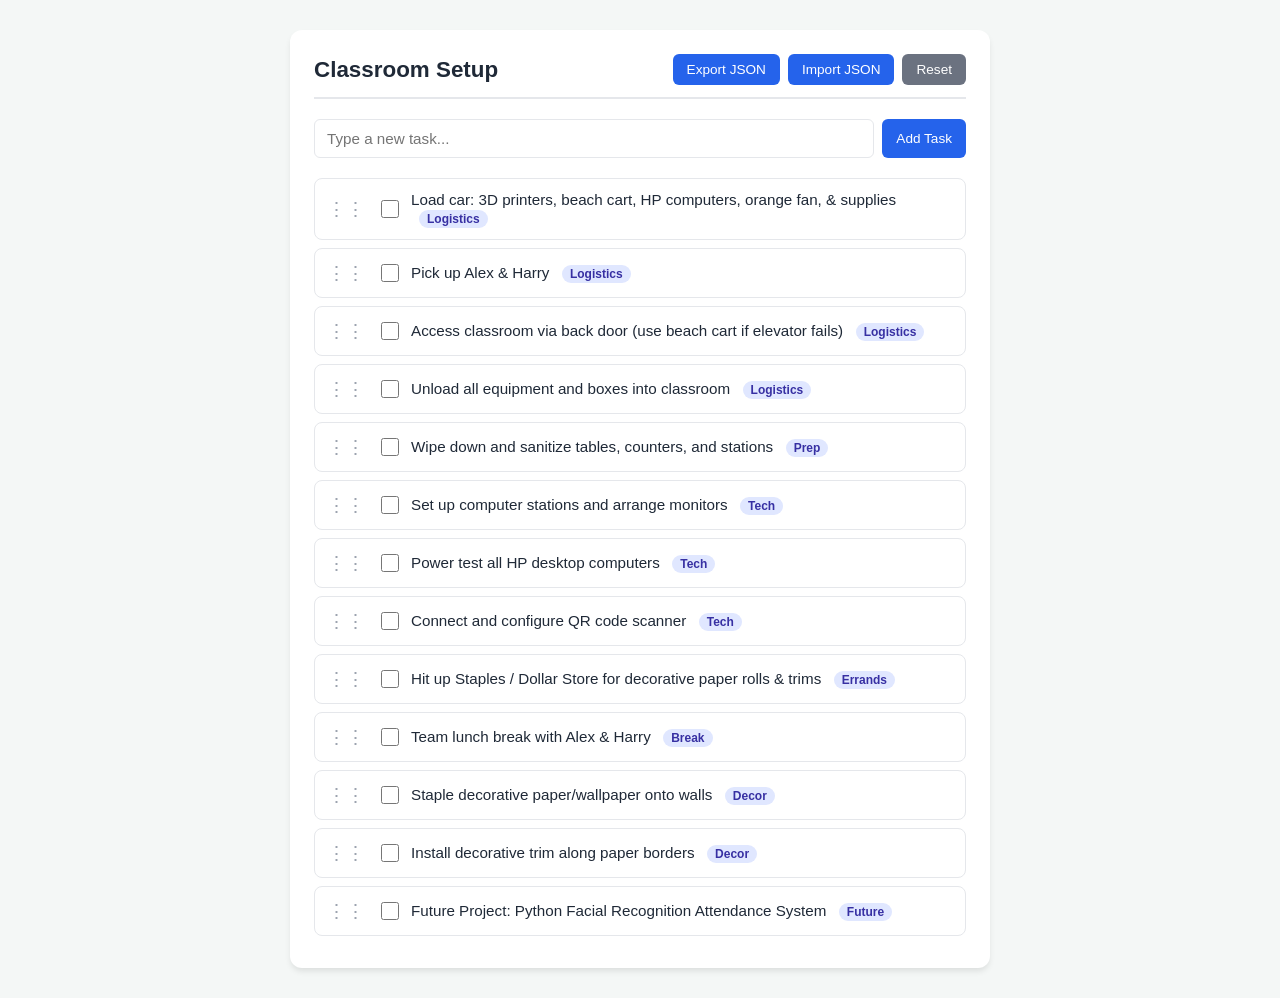
<file: firstday2.html>
<!DOCTYPE html>
<html lang="en">
<head>
  <meta charset="UTF-8">
  <meta name="viewport" content="width=device-width, initial-scale=1.0">
  <title>Classroom Setup Checklist</title>
  <style>
    :root {
      --bg-color: #f4f7f6;
      --card-bg: #ffffff;
      --accent-color: #2563eb;
      --accent-hover: #1d4ed8;
      --text-color: #1f2937;
      --border-color: #e5e7eb;
    }

    body {
      font-family: -apple-system, BlinkMacSystemFont, "Segoe UI", Roboto, sans-serif;
      background-color: var(--bg-color);
      color: var(--text-color);
      max-width: 700px;
      margin: 30px auto;
      padding: 0 20px;
    }

    .container {
      background: var(--card-bg);
      border-radius: 12px;
      padding: 24px;
      box-shadow: 0 4px 6px -1px rgba(0, 0, 0, 0.1);
    }

    header {
      display: flex;
      justify-content: space-between;
      align-items: center;
      margin-bottom: 20px;
      border-bottom: 2px solid var(--border-color);
      padding-bottom: 12px;
    }

    h1 {
      font-size: 1.4rem;
      margin: 0;
    }

    .controls {
      display: flex;
      gap: 8px;
    }

    button, label.btn {
      background-color: var(--accent-color);
      color: white;
      border: none;
      padding: 8px 14px;
      border-radius: 6px;
      cursor: pointer;
      font-size: 0.85rem;
      font-weight: 500;
      display: inline-block;
    }

    button:hover, label.btn:hover {
      background-color: var(--accent-hover);
    }

    button.secondary {
      background-color: #6b7280;
    }

    button.secondary:hover {
      background-color: #4b5563;
    }

    .add-task-container {
      display: flex;
      gap: 8px;
      margin-bottom: 20px;
    }

    .add-task-container input {
      flex: 1;
      padding: 10px 12px;
      border: 1px solid var(--border-color);
      border-radius: 6px;
      font-size: 0.95rem;
      outline: none;
    }

    .add-task-container input:focus {
      border-color: var(--accent-color);
    }

    #file-input {
      display: none;
    }

    ul.task-list {
      list-style: none;
      padding: 0;
      margin: 0;
    }

    .task-item {
      display: flex;
      align-items: center;
      padding: 12px;
      background: #fff;
      border: 1px solid var(--border-color);
      border-radius: 8px;
      margin-bottom: 8px;
      cursor: grab;
      user-select: none;
      transition: background 0.2s, transform 0.15s;
    }

    .task-item.dragging {
      opacity: 0.4;
    }

    .task-item.over {
      border-top: 2px solid var(--accent-color);
    }

    .drag-handle {
      margin-right: 12px;
      color: #9ca3af;
      font-size: 1.2rem;
    }

    .task-item input[type="checkbox"] {
      width: 18px;
      height: 18px;
      margin-right: 12px;
      cursor: pointer;
    }

    .task-content {
      flex: 1;
    }

    .task-text {
      font-size: 0.95rem;
    }

    .completed .task-text {
      text-decoration: line-through;
      color: #9ca3af;
    }

    .badge {
      font-size: 0.75rem;
      padding: 2px 8px;
      border-radius: 12px;
      background: #e0e7ff;
      color: #3730a3;
      margin-left: 8px;
      font-weight: 600;
    }
  </style>
</head>
<body>

  <div class="container">
    <header>
      <h1>Classroom Setup</h1>
      <div class="controls">
        <button onclick="exportData()">Export JSON</button>
        <label class="btn" for="file-input">Import JSON</label>
        <input type="file" id="file-input" accept=".json" onchange="importData(event)">
        <button class="secondary" onclick="resetDefaults()">Reset</button>
      </div>
    </header>

    <div class="add-task-container">
      <input type="text" id="task-input" placeholder="Type a new task..." onkeypress="handleKeyPress(event)">
      <button onclick="addTask()">Add Task</button>
    </div>

    <ul class="task-list" id="task-list"></ul>
  </div>

  <script>
    const STORAGE_KEY = 'classroom_setup_tasks';

    const defaultTasks = [
      { id: '1', text: 'Load car: 3D printers, beach cart, HP computers, orange fan, & supplies', category: 'Logistics', checked: false },
      { id: '2', text: 'Pick up Alex & Harry', category: 'Logistics', checked: false },
      { id: '3', text: 'Access classroom via back door (use beach cart if elevator fails)', category: 'Logistics', checked: false },
      { id: '4', text: 'Unload all equipment and boxes into classroom', category: 'Logistics', checked: false },
      { id: '5', text: 'Wipe down and sanitize tables, counters, and stations', category: 'Prep', checked: false },
      { id: '6', text: 'Set up computer stations and arrange monitors', category: 'Tech', checked: false },
      { id: '7', text: 'Power test all HP desktop computers', category: 'Tech', checked: false },
      { id: '8', text: 'Connect and configure QR code scanner', category: 'Tech', checked: false },
      { id: '9', text: 'Hit up Staples / Dollar Store for decorative paper rolls & trims', category: 'Errands', checked: false },
      { id: '10', text: 'Team lunch break with Alex & Harry', category: 'Break', checked: false },
      { id: '11', text: 'Staple decorative paper/wallpaper onto walls', category: 'Decor', checked: false },
      { id: '12', text: 'Install decorative trim along paper borders', category: 'Decor', checked: false },
      { id: '13', text: 'Future Project: Python Facial Recognition Attendance System', category: 'Future', checked: false }
    ];

    let tasks = [];

    function init() {
      const saved = localStorage.getItem(STORAGE_KEY);
      if (saved) {
        try {
          tasks = JSON.parse(saved);
        } catch (e) {
          tasks = [...defaultTasks];
        }
      } else {
        tasks = [...defaultTasks];
      }
      render();
    }

    function save() {
      localStorage.setItem(STORAGE_KEY, JSON.stringify(tasks));
    }

    function render() {
      const listEl = document.getElementById('task-list');
      listEl.innerHTML = '';

      tasks.forEach((task, index) => {
        const li = document.createElement('li');
        li.className = `task-item ${task.checked ? 'completed' : ''}`;
        li.draggable = true;
        li.dataset.index = index;

        li.innerHTML = `
          <span class="drag-handle">⋮⋮</span>
          <input type="checkbox" ${task.checked ? 'checked' : ''} onchange="toggleTask(${index})">
          <div class="task-content">
            <span class="task-text">${task.text}</span>
            <span class="badge">${task.category}</span>
          </div>
        `;

        addDragListeners(li);
        listEl.appendChild(li);
      });
    }

    function addTask() {
      const input = document.getElementById('task-input');
      const text = input.value.trim();
      if (!text) return;

      tasks.push({
        id: Date.now().toString(),
        text: text,
        category: 'Custom',
        checked: false
      });

      input.value = '';
      save();
      render();
    }

    function handleKeyPress(e) {
      if (e.key === 'Enter') {
        addTask();
      }
    }

    function toggleTask(index) {
      tasks[index].checked = !tasks[index].checked;
      save();
      render();
    }

    // Drag and Drop Logic
    let draggedIndex = null;

    function addDragListeners(item) {
      item.addEventListener('dragstart', (e) => {
        draggedIndex = +item.dataset.index;
        item.classList.add('dragging');
        e.dataTransfer.effectAllowed = 'move';
      });

      item.addEventListener('dragend', () => {
        item.classList.remove('dragging');
        draggedIndex = null;
      });

      item.addEventListener('dragover', (e) => {
        e.preventDefault();
        e.dataTransfer.dropEffect = 'move';
      });

      item.addEventListener('dragenter', () => {
        item.classList.add('over');
      });

      item.addEventListener('dragleave', () => {
        item.classList.remove('over');
      });

      item.addEventListener('drop', (e) => {
        e.preventDefault();
        item.classList.remove('over');
        const targetIndex = +item.dataset.index;

        if (draggedIndex !== null && draggedIndex !== targetIndex) {
          const [movedItem] = tasks.splice(draggedIndex, 1);
          tasks.splice(targetIndex, 0, movedItem);
          save();
          render();
        }
      });
    }

    // Export JSON
    function exportData() {
      const dataStr = "data:text/json;charset=utf-8," + encodeURIComponent(JSON.stringify(tasks, null, 2));
      const downloadAnchor = document.createElement('a');
      downloadAnchor.setAttribute("href", dataStr);
      downloadAnchor.setAttribute("download", `classroom_setup_${new Date().toISOString().slice(0,10)}.json`);
      document.body.appendChild(downloadAnchor);
      downloadAnchor.click();
      downloadAnchor.remove();
    }

    // Import JSON
    function importData(event) {
      const file = event.target.files[0];
      if (!file) return;

      const reader = new FileReader();
      reader.onload = function(e) {
        try {
          const importedTasks = JSON.parse(e.target.result);
          if (Array.isArray(importedTasks)) {
            tasks = importedTasks;
            save();
            render();
          } else {
            alert('Invalid file format.');
          }
        } catch (err) {
          alert('Error parsing JSON file.');
        }
      };
      reader.readAsText(file);
      event.target.value = '';
    }

    function resetDefaults() {
      if (confirm('Reset to default tasks? Current progress will be overwritten.')) {
        tasks = [...defaultTasks];
        save();
        render();
      }
    }

    init();
  </script>
</body>
</html>
</file>
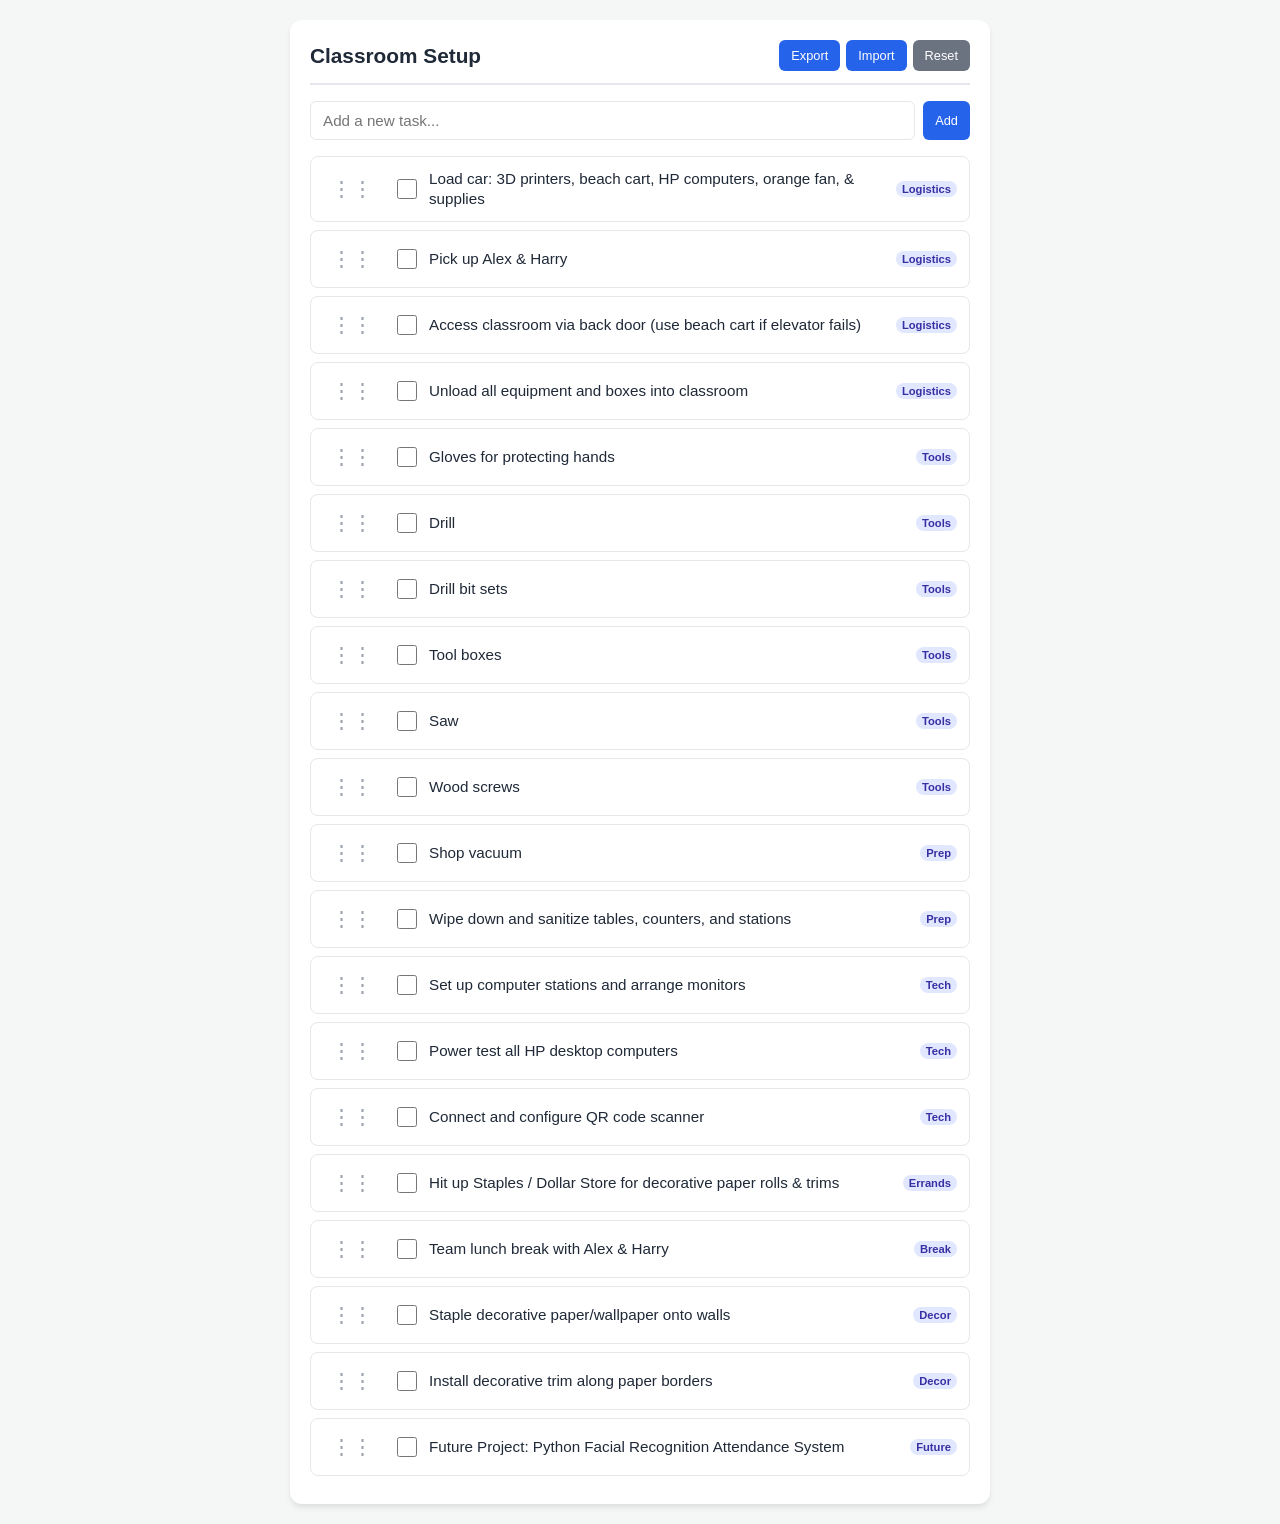
<file: firstday3.html>
<!DOCTYPE html>
<html lang="en">
<head>
  <meta charset="UTF-8">
  <meta name="viewport" content="width=device-width, initial-scale=1.0, maximum-scale=1.0, user-scalable=no">
  <title>Classroom Setup Checklist</title>
  <style>
    :root {
      --bg-color: #f4f7f6;
      --card-bg: #ffffff;
      --accent-color: #2563eb;
      --accent-hover: #1d4ed8;
      --text-color: #1f2937;
      --border-color: #e5e7eb;
    }

    body {
      font-family: -apple-system, BlinkMacSystemFont, "Segoe UI", Roboto, sans-serif;
      background-color: var(--bg-color);
      color: var(--text-color);
      max-width: 700px;
      margin: 20px auto;
      padding: 0 16px;
    }

    .container {
      background: var(--card-bg);
      border-radius: 12px;
      padding: 20px;
      box-shadow: 0 4px 6px -1px rgba(0, 0, 0, 0.1);
    }

    header {
      display: flex;
      justify-content: space-between;
      align-items: center;
      margin-bottom: 16px;
      border-bottom: 2px solid var(--border-color);
      padding-bottom: 12px;
      flex-wrap: wrap;
      gap: 10px;
    }

    h1 {
      font-size: 1.3rem;
      margin: 0;
    }

    .controls {
      display: flex;
      gap: 6px;
    }

    button, label.btn {
      background-color: var(--accent-color);
      color: white;
      border: none;
      padding: 8px 12px;
      border-radius: 6px;
      cursor: pointer;
      font-size: 0.8rem;
      font-weight: 500;
      display: inline-block;
    }

    button:hover, label.btn:hover {
      background-color: var(--accent-hover);
    }

    button.secondary {
      background-color: #6b7280;
    }

    button.secondary:hover {
      background-color: #4b5563;
    }

    .add-task-container {
      display: flex;
      gap: 8px;
      margin-bottom: 16px;
    }

    .add-task-container input {
      flex: 1;
      padding: 10px 12px;
      border: 1px solid var(--border-color);
      border-radius: 6px;
      font-size: 0.95rem;
      outline: none;
    }

    .add-task-container input:focus {
      border-color: var(--accent-color);
    }

    #file-input {
      display: none;
    }

    ul.task-list {
      list-style: none;
      padding: 0;
      margin: 0;
    }

    .task-item {
      display: flex;
      align-items: center;
      padding: 12px;
      background: #fff;
      border: 1px solid var(--border-color);
      border-radius: 8px;
      margin-bottom: 8px;
      user-select: none;
      transition: background 0.15s, border-color 0.15s;
    }

    .task-item.dragging {
      opacity: 0.4;
      background-color: #eff6ff;
    }

    .task-item.over {
      border-top: 3px solid var(--accent-color);
    }

    .drag-handle {
      margin-right: 12px;
      color: #9ca3af;
      font-size: 1.3rem;
      padding: 4px 8px;
      cursor: grab;
      touch-action: none;
    }

    .task-item input[type="checkbox"] {
      width: 20px;
      height: 20px;
      margin-right: 12px;
      cursor: pointer;
    }

    .task-content {
      flex: 1;
      display: flex;
      align-items: center;
      justify-content: space-between;
      gap: 8px;
    }

    .task-text {
      font-size: 0.95rem;
      line-height: 1.3;
    }

    .completed .task-text {
      text-decoration: line-through;
      color: #9ca3af;
    }

    .badge {
      font-size: 0.7rem;
      padding: 2px 6px;
      border-radius: 10px;
      background: #e0e7ff;
      color: #3730a3;
      font-weight: 600;
      white-space: nowrap;
    }
  </style>
</head>
<body>

  <div class="container">
    <header>
      <h1>Classroom Setup</h1>
      <div class="controls">
        <button onclick="exportData()">Export</button>
        <label class="btn" for="file-input">Import</label>
        <input type="file" id="file-input" accept=".json" onchange="importData(event)">
        <button class="secondary" onclick="resetDefaults()">Reset</button>
      </div>
    </header>

    <div class="add-task-container">
      <input type="text" id="task-input" placeholder="Add a new task..." onkeypress="handleKeyPress(event)">
      <button onclick="addTask()">Add</button>
    </div>

    <ul class="task-list" id="task-list"></ul>
  </div>

  <script>
    const STORAGE_KEY = 'classroom_setup_tasks';

    const defaultTasks = [
      { id: '1', text: 'Load car: 3D printers, beach cart, HP computers, orange fan, & supplies', category: 'Logistics', checked: false },
      { id: '2', text: 'Pick up Alex & Harry', category: 'Logistics', checked: false },
      { id: '3', text: 'Access classroom via back door (use beach cart if elevator fails)', category: 'Logistics', checked: false },
      { id: '4', text: 'Unload all equipment and boxes into classroom', category: 'Logistics', checked: false },
      { id: '5', text: 'Gloves for protecting hands', category: 'Tools', checked: false },
      { id: '6', text: 'Drill', category: 'Tools', checked: false },
      { id: '7', text: 'Drill bit sets', category: 'Tools', checked: false },
      { id: '8', text: 'Tool boxes', category: 'Tools', checked: false },
      { id: '9', text: 'Saw', category: 'Tools', checked: false },
      { id: '10', text: 'Wood screws', category: 'Tools', checked: false },
      { id: '11', text: 'Shop vacuum', category: 'Prep', checked: false },
      { id: '12', text: 'Wipe down and sanitize tables, counters, and stations', category: 'Prep', checked: false },
      { id: '13', text: 'Set up computer stations and arrange monitors', category: 'Tech', checked: false },
      { id: '14', text: 'Power test all HP desktop computers', category: 'Tech', checked: false },
      { id: '15', text: 'Connect and configure QR code scanner', category: 'Tech', checked: false },
      { id: '16', text: 'Hit up Staples / Dollar Store for decorative paper rolls & trims', category: 'Errands', checked: false },
      { id: '17', text: 'Team lunch break with Alex & Harry', category: 'Break', checked: false },
      { id: '18', text: 'Staple decorative paper/wallpaper onto walls', category: 'Decor', checked: false },
      { id: '19', text: 'Install decorative trim along paper borders', category: 'Decor', checked: false },
      { id: '20', text: 'Future Project: Python Facial Recognition Attendance System', category: 'Future', checked: false }
    ];

    let tasks = [];

    function init() {
      const saved = localStorage.getItem(STORAGE_KEY);
      if (saved) {
        try { tasks = JSON.parse(saved); } catch (e) { tasks = [...defaultTasks]; }
      } else {
        tasks = [...defaultTasks];
      }
      render();
    }

    function save() {
      localStorage.setItem(STORAGE_KEY, JSON.stringify(tasks));
    }

    function render() {
      const listEl = document.getElementById('task-list');
      listEl.innerHTML = '';

      tasks.forEach((task, index) => {
        const li = document.createElement('li');
        li.className = `task-item ${task.checked ? 'completed' : ''}`;
        li.dataset.index = index;

        li.innerHTML = `
          <span class="drag-handle">⋮⋮</span>
          <input type="checkbox" ${task.checked ? 'checked' : ''} onchange="toggleTask(${index})">
          <div class="task-content">
            <span class="task-text">${task.text}</span>
            <span class="badge">${task.category}</span>
          </div>
        `;

        addMouseDragListeners(li);
        addTouchDragListeners(li);
        listEl.appendChild(li);
      });
    }

    function addTask() {
      const input = document.getElementById('task-input');
      const text = input.value.trim();
      if (!text) return;

      tasks.push({
        id: Date.now().toString(),
        text: text,
        category: 'Custom',
        checked: false
      });

      input.value = '';
      save();
      render();
    }

    function handleKeyPress(e) {
      if (e.key === 'Enter') addTask();
    }

    function toggleTask(index) {
      tasks[index].checked = !tasks[index].checked;
      save();
      render();
    }

    // Mouse Drag & Drop
    let draggedIndex = null;

    function addMouseDragListeners(item) {
      item.draggable = true;

      item.addEventListener('dragstart', (e) => {
        draggedIndex = +item.dataset.index;
        item.classList.add('dragging');
        e.dataTransfer.effectAllowed = 'move';
      });

      item.addEventListener('dragend', () => {
        item.classList.remove('dragging');
        draggedIndex = null;
      });

      item.addEventListener('dragover', (e) => {
        e.preventDefault();
        e.dataTransfer.dropEffect = 'move';
      });

      item.addEventListener('dragenter', () => item.classList.add('over'));
      item.addEventListener('dragleave', () => item.classList.remove('over'));

      item.addEventListener('drop', (e) => {
        e.preventDefault();
        item.classList.remove('over');
        const targetIndex = +item.dataset.index;

        if (draggedIndex !== null && draggedIndex !== targetIndex) {
          const [movedItem] = tasks.splice(draggedIndex, 1);
          tasks.splice(targetIndex, 0, movedItem);
          save();
          render();
        }
      });
    }

    // Touch Drag & Drop for iOS Chrome / Safari
    let touchDraggedIndex = null;

    function addTouchDragListeners(item) {
      const handle = item.querySelector('.drag-handle');

      handle.addEventListener('touchstart', () => {
        touchDraggedIndex = +item.dataset.index;
        item.classList.add('dragging');
      }, { passive: true });

      handle.addEventListener('touchmove', (e) => {
        e.preventDefault();
        const touch = e.touches[0];
        const targetEl = document.elementFromPoint(touch.clientX, touch.clientY);
        const targetItem = targetEl ? targetEl.closest('.task-item') : null;

        document.querySelectorAll('.task-item').forEach(el => el.classList.remove('over'));

        if (targetItem && targetItem !== item) {
          targetItem.classList.add('over');
        }
      }, { passive: false });

      handle.addEventListener('touchend', (e) => {
        item.classList.remove('dragging');
        const touch = e.changedTouches[0];
        const targetEl = document.elementFromPoint(touch.clientX, touch.clientY);
        const targetItem = targetEl ? targetEl.closest('.task-item') : null;

        document.querySelectorAll('.task-item').forEach(el => el.classList.remove('over'));

        if (targetItem && touchDraggedIndex !== null) {
          const targetIndex = +targetItem.dataset.index;
          if (touchDraggedIndex !== targetIndex) {
            const [movedItem] = tasks.splice(touchDraggedIndex, 1);
            tasks.splice(targetIndex, 0, movedItem);
            save();
            render();
          }
        }
        touchDraggedIndex = null;
      });
    }

    // Import / Export Logic
    function exportData() {
      const dataStr = "data:text/json;charset=utf-8," + encodeURIComponent(JSON.stringify(tasks, null, 2));
      const downloadAnchor = document.createElement('a');
      downloadAnchor.setAttribute("href", dataStr);
      downloadAnchor.setAttribute("download", `classroom_setup_${new Date().toISOString().slice(0,10)}.json`);
      document.body.appendChild(downloadAnchor);
      downloadAnchor.click();
      downloadAnchor.remove();
    }

    function importData(event) {
      const file = event.target.files[0];
      if (!file) return;

      const reader = new FileReader();
      reader.onload = function(e) {
        try {
          const importedTasks = JSON.parse(e.target.result);
          if (Array.isArray(importedTasks)) {
            tasks = importedTasks;
            save();
            render();
          } else {
            alert('Invalid file format.');
          }
        } catch (err) {
          alert('Error parsing JSON file.');
        }
      };
      reader.readAsText(file);
      event.target.value = '';
    }

    function resetDefaults() {
      if (confirm('Reset to default tasks? Current progress will be overwritten.')) {
        tasks = [...defaultTasks];
        save();
        render();
      }
    }

    init();
  </script>
</body>
</html>
</file>
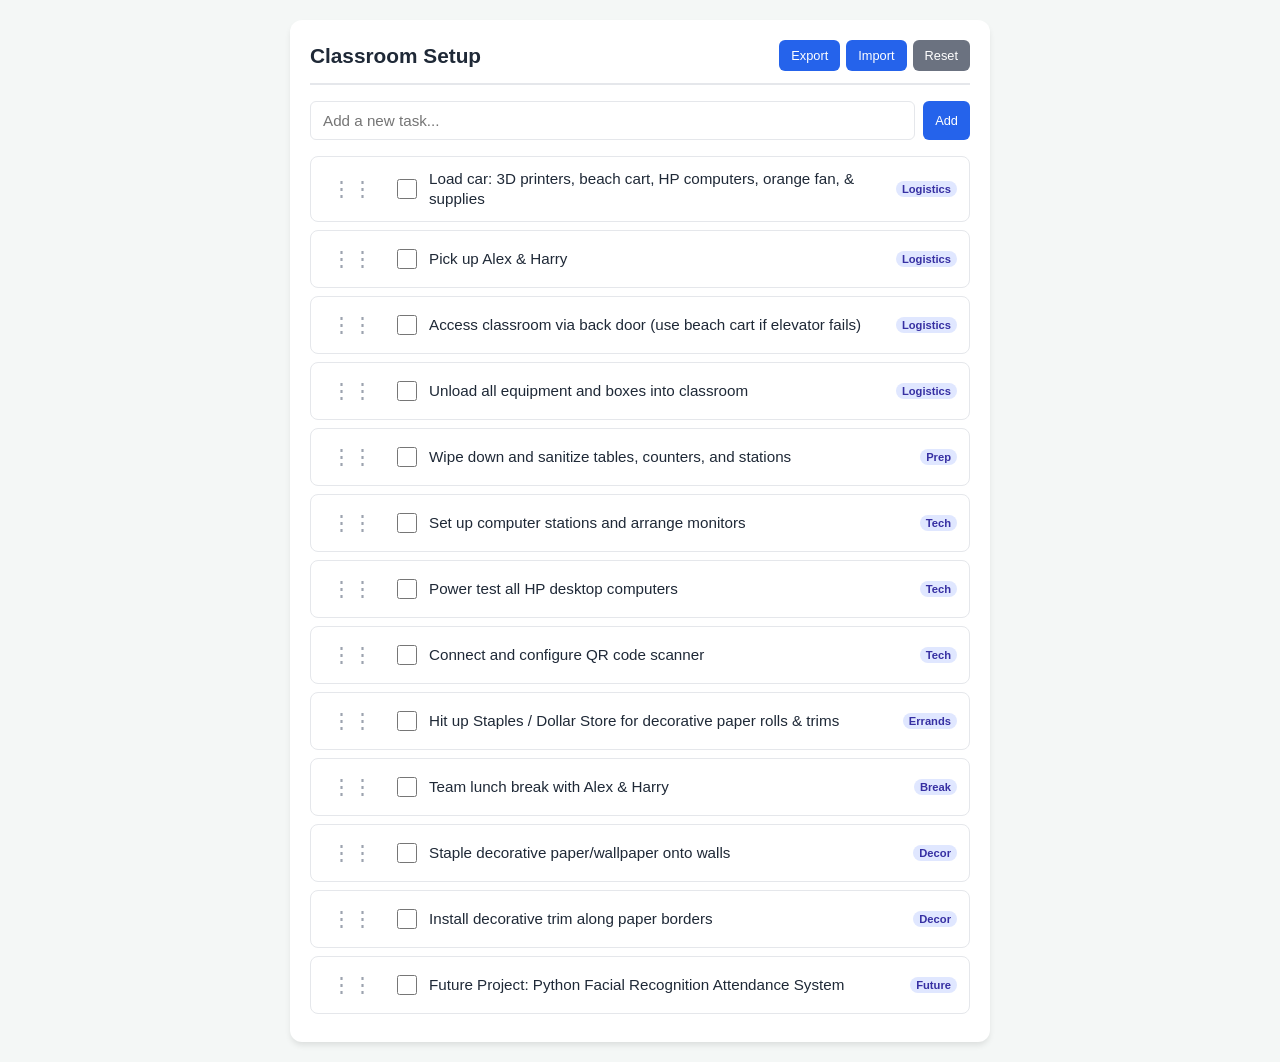
<file: firstday4.html>
<!DOCTYPE html>
<html lang="en">
<head>
  <meta charset="UTF-8">
  <meta name="viewport" content="width=device-width, initial-scale=1.0, maximum-scale=1.0, user-scalable=no">
  <title>Classroom Setup Checklist</title>
  <style>
    :root {
      --bg-color: #f4f7f6;
      --card-bg: #ffffff;
      --accent-color: #2563eb;
      --accent-hover: #1d4ed8;
      --text-color: #1f2937;
      --border-color: #e5e7eb;
    }

    body {
      font-family: -apple-system, BlinkMacSystemFont, "Segoe UI", Roboto, sans-serif;
      background-color: var(--bg-color);
      color: var(--text-color);
      max-width: 700px;
      margin: 20px auto;
      padding: 0 16px;
    }

    .container {
      background: var(--card-bg);
      border-radius: 12px;
      padding: 20px;
      box-shadow: 0 4px 6px -1px rgba(0, 0, 0, 0.1);
    }

    header {
      display: flex;
      justify-content: space-between;
      align-items: center;
      margin-bottom: 16px;
      border-bottom: 2px solid var(--border-color);
      padding-bottom: 12px;
      flex-wrap: wrap;
      gap: 10px;
    }

    h1 {
      font-size: 1.3rem;
      margin: 0;
    }

    .controls {
      display: flex;
      gap: 6px;
    }

    button, label.btn {
      background-color: var(--accent-color);
      color: white;
      border: none;
      padding: 8px 12px;
      border-radius: 6px;
      cursor: pointer;
      font-size: 0.8rem;
      font-weight: 500;
      display: inline-block;
    }

    button:hover, label.btn:hover {
      background-color: var(--accent-hover);
    }

    button.secondary {
      background-color: #6b7280;
    }

    button.secondary:hover {
      background-color: #4b5563;
    }

    .add-task-container {
      display: flex;
      gap: 8px;
      margin-bottom: 16px;
    }

    .add-task-container input {
      flex: 1;
      padding: 10px 12px;
      border: 1px solid var(--border-color);
      border-radius: 6px;
      font-size: 0.95rem;
      outline: none;
    }

    .add-task-container input:focus {
      border-color: var(--accent-color);
    }

    #file-input {
      display: none;
    }

    ul.task-list {
      list-style: none;
      padding: 0;
      margin: 0;
    }

    .task-item {
      display: flex;
      align-items: center;
      padding: 12px;
      background: #fff;
      border: 1px solid var(--border-color);
      border-radius: 8px;
      margin-bottom: 8px;
      user-select: none;
      transition: background 0.15s, border-color 0.15s;
    }

    .task-item.dragging {
      opacity: 0.4;
      background-color: #eff6ff;
    }

    .task-item.over {
      border-top: 3px solid var(--accent-color);
    }

    .drag-handle {
      margin-right: 12px;
      color: #9ca3af;
      font-size: 1.3rem;
      padding: 4px 8px;
      cursor: grab;
      touch-action: none; /* Crucial for iOS touch drag */
    }

    .task-item input[type="checkbox"] {
      width: 20px;
      height: 20px;
      margin-right: 12px;
      cursor: pointer;
    }

    .task-content {
      flex: 1;
      display: flex;
      align-items: center;
      justify-content: space-between;
      gap: 8px;
    }

    .task-text {
      font-size: 0.95rem;
      line-height: 1.3;
    }

    .completed .task-text {
      text-decoration: line-through;
      color: #9ca3af;
    }

    .badge {
      font-size: 0.7rem;
      padding: 2px 6px;
      border-radius: 10px;
      background: #e0e7ff;
      color: #3730a3;
      font-weight: 600;
      white-space: nowrap;
    }
  </style>
</head>
<body>

  <div class="container">
    <header>
      <h1>Classroom Setup</h1>
      <div class="controls">
        <button onclick="exportData()">Export</button>
        <label class="btn" for="file-input">Import</label>
        <input type="file" id="file-input" accept=".json" onchange="importData(event)">
        <button class="secondary" onclick="resetDefaults()">Reset</button>
      </div>
    </header>

    <div class="add-task-container">
      <input type="text" id="task-input" placeholder="Add a new task..." onkeypress="handleKeyPress(event)">
      <button onclick="addTask()">Add</button>
    </div>

    <ul class="task-list" id="task-list"></ul>
  </div>

  <script>
    const STORAGE_KEY = 'classroom_setup_tasks';

    const defaultTasks = [
      { id: '1', text: 'Load car: 3D printers, beach cart, HP computers, orange fan, & supplies', category: 'Logistics', checked: false },
      { id: '2', text: 'Pick up Alex & Harry', category: 'Logistics', checked: false },
      { id: '3', text: 'Access classroom via back door (use beach cart if elevator fails)', category: 'Logistics', checked: false },
      { id: '4', text: 'Unload all equipment and boxes into classroom', category: 'Logistics', checked: false },
      { id: '5', text: 'Wipe down and sanitize tables, counters, and stations', category: 'Prep', checked: false },
      { id: '6', text: 'Set up computer stations and arrange monitors', category: 'Tech', checked: false },
      { id: '7', text: 'Power test all HP desktop computers', category: 'Tech', checked: false },
      { id: '8', text: 'Connect and configure QR code scanner', category: 'Tech', checked: false },
      { id: '9', text: 'Hit up Staples / Dollar Store for decorative paper rolls & trims', category: 'Errands', checked: false },
      { id: '10', text: 'Team lunch break with Alex & Harry', category: 'Break', checked: false },
      { id: '11', text: 'Staple decorative paper/wallpaper onto walls', category: 'Decor', checked: false },
      { id: '12', text: 'Install decorative trim along paper borders', category: 'Decor', checked: false },
      { id: '13', text: 'Future Project: Python Facial Recognition Attendance System', category: 'Future', checked: false }
    ];

    let tasks = [];

    function init() {
      const saved = localStorage.getItem(STORAGE_KEY);
      if (saved) {
        try { tasks = JSON.parse(saved); } catch (e) { tasks = [...defaultTasks]; }
      } else {
        tasks = [...defaultTasks];
      }
      render();
    }

    function save() {
      localStorage.setItem(STORAGE_KEY, JSON.stringify(tasks));
    }

    function render() {
      const listEl = document.getElementById('task-list');
      listEl.innerHTML = '';

      tasks.forEach((task, index) => {
        const li = document.createElement('li');
        li.className = `task-item ${task.checked ? 'completed' : ''}`;
        li.dataset.index = index;

        li.innerHTML = `
          <span class="drag-handle">⋮⋮</span>
          <input type="checkbox" ${task.checked ? 'checked' : ''} onchange="toggleTask(${index})">
          <div class="task-content">
            <span class="task-text">${task.text}</span>
            <span class="badge">${task.category}</span>
          </div>
        `;

        addMouseDragListeners(li);
        addTouchDragListeners(li);
        listEl.appendChild(li);
      });
    }

    function addTask() {
      const input = document.getElementById('task-input');
      const text = input.value.trim();
      if (!text) return;

      tasks.push({
        id: Date.now().toString(),
        text: text,
        category: 'Custom',
        checked: false
      });

      input.value = '';
      save();
      render();
    }

    function handleKeyPress(e) {
      if (e.key === 'Enter') addTask();
    }

    function toggleTask(index) {
      tasks[index].checked = !tasks[index].checked;
      save();
      render();
    }

    // --- Desktop Mouse Drag & Drop ---
    let draggedIndex = null;

    function addMouseDragListeners(item) {
      item.draggable = true;

      item.addEventListener('dragstart', (e) => {
        draggedIndex = +item.dataset.index;
        item.classList.add('dragging');
        e.dataTransfer.effectAllowed = 'move';
      });

      item.addEventListener('dragend', () => {
        item.classList.remove('dragging');
        draggedIndex = null;
      });

      item.addEventListener('dragover', (e) => {
        e.preventDefault();
        e.dataTransfer.dropEffect = 'move';
      });

      item.addEventListener('dragenter', () => item.classList.add('over'));
      item.addEventListener('dragleave', () => item.classList.remove('over'));

      item.addEventListener('drop', (e) => {
        e.preventDefault();
        item.classList.remove('over');
        const targetIndex = +item.dataset.index;

        if (draggedIndex !== null && draggedIndex !== targetIndex) {
          const [movedItem] = tasks.splice(draggedIndex, 1);
          tasks.splice(targetIndex, 0, movedItem);
          save();
          render();
        }
      });
    }

    // --- Mobile Touch Drag & Drop (for iOS Chrome & Safari) ---
    let touchDraggedIndex = null;

    function addTouchDragListeners(item) {
      const handle = item.querySelector('.drag-handle');

      handle.addEventListener('touchstart', (e) => {
        touchDraggedIndex = +item.dataset.index;
        item.classList.add('dragging');
      }, { passive: true });

      handle.addEventListener('touchmove', (e) => {
        e.preventDefault(); // Prevents page scrolling while dragging task
        const touch = e.touches[0];
        const targetEl = document.elementFromPoint(touch.clientX, touch.clientY);
        const targetItem = targetEl ? targetEl.closest('.task-item') : null;

        document.querySelectorAll('.task-item').forEach(el => el.classList.remove('over'));

        if (targetItem && targetItem !== item) {
          targetItem.classList.add('over');
        }
      }, { passive: false });

      handle.addEventListener('touchend', (e) => {
        item.classList.remove('dragging');
        const touch = e.changedTouches[0];
        const targetEl = document.elementFromPoint(touch.clientX, touch.clientY);
        const targetItem = targetEl ? targetEl.closest('.task-item') : null;

        document.querySelectorAll('.task-item').forEach(el => el.classList.remove('over'));

        if (targetItem && touchDraggedIndex !== null) {
          const targetIndex = +targetItem.dataset.index;
          if (touchDraggedIndex !== targetIndex) {
            const [movedItem] = tasks.splice(touchDraggedIndex, 1);
            tasks.splice(targetIndex, 0, movedItem);
            save();
            render();
          }
        }
        touchDraggedIndex = null;
      });
    }

    // --- Import / Export ---
    function exportData() {
      const dataStr = "data:text/json;charset=utf-8," + encodeURIComponent(JSON.stringify(tasks, null, 2));
      const downloadAnchor = document.createElement('a');
      downloadAnchor.setAttribute("href", dataStr);
      downloadAnchor.setAttribute("download", `classroom_setup_${new Date().toISOString().slice(0,10)}.json`);
      document.body.appendChild(downloadAnchor);
      downloadAnchor.click();
      downloadAnchor.remove();
    }

    function importData(event) {
      const file = event.target.files[0];
      if (!file) return;

      const reader = new FileReader();
      reader.onload = function(e) {
        try {
          const importedTasks = JSON.parse(e.target.result);
          if (Array.isArray(importedTasks)) {
            tasks = importedTasks;
            save();
            render();
          } else {
            alert('Invalid file format.');
          }
        } catch (err) {
          alert('Error parsing JSON file.');
        }
      };
      reader.readAsText(file);
      event.target.value = '';
    }

    function resetDefaults() {
      if (confirm('Reset to default tasks? Current progress will be overwritten.')) {
        tasks = [...defaultTasks];
        save();
        render();
      }
    }

    init();
  </script>
</body>
</html>
</file>
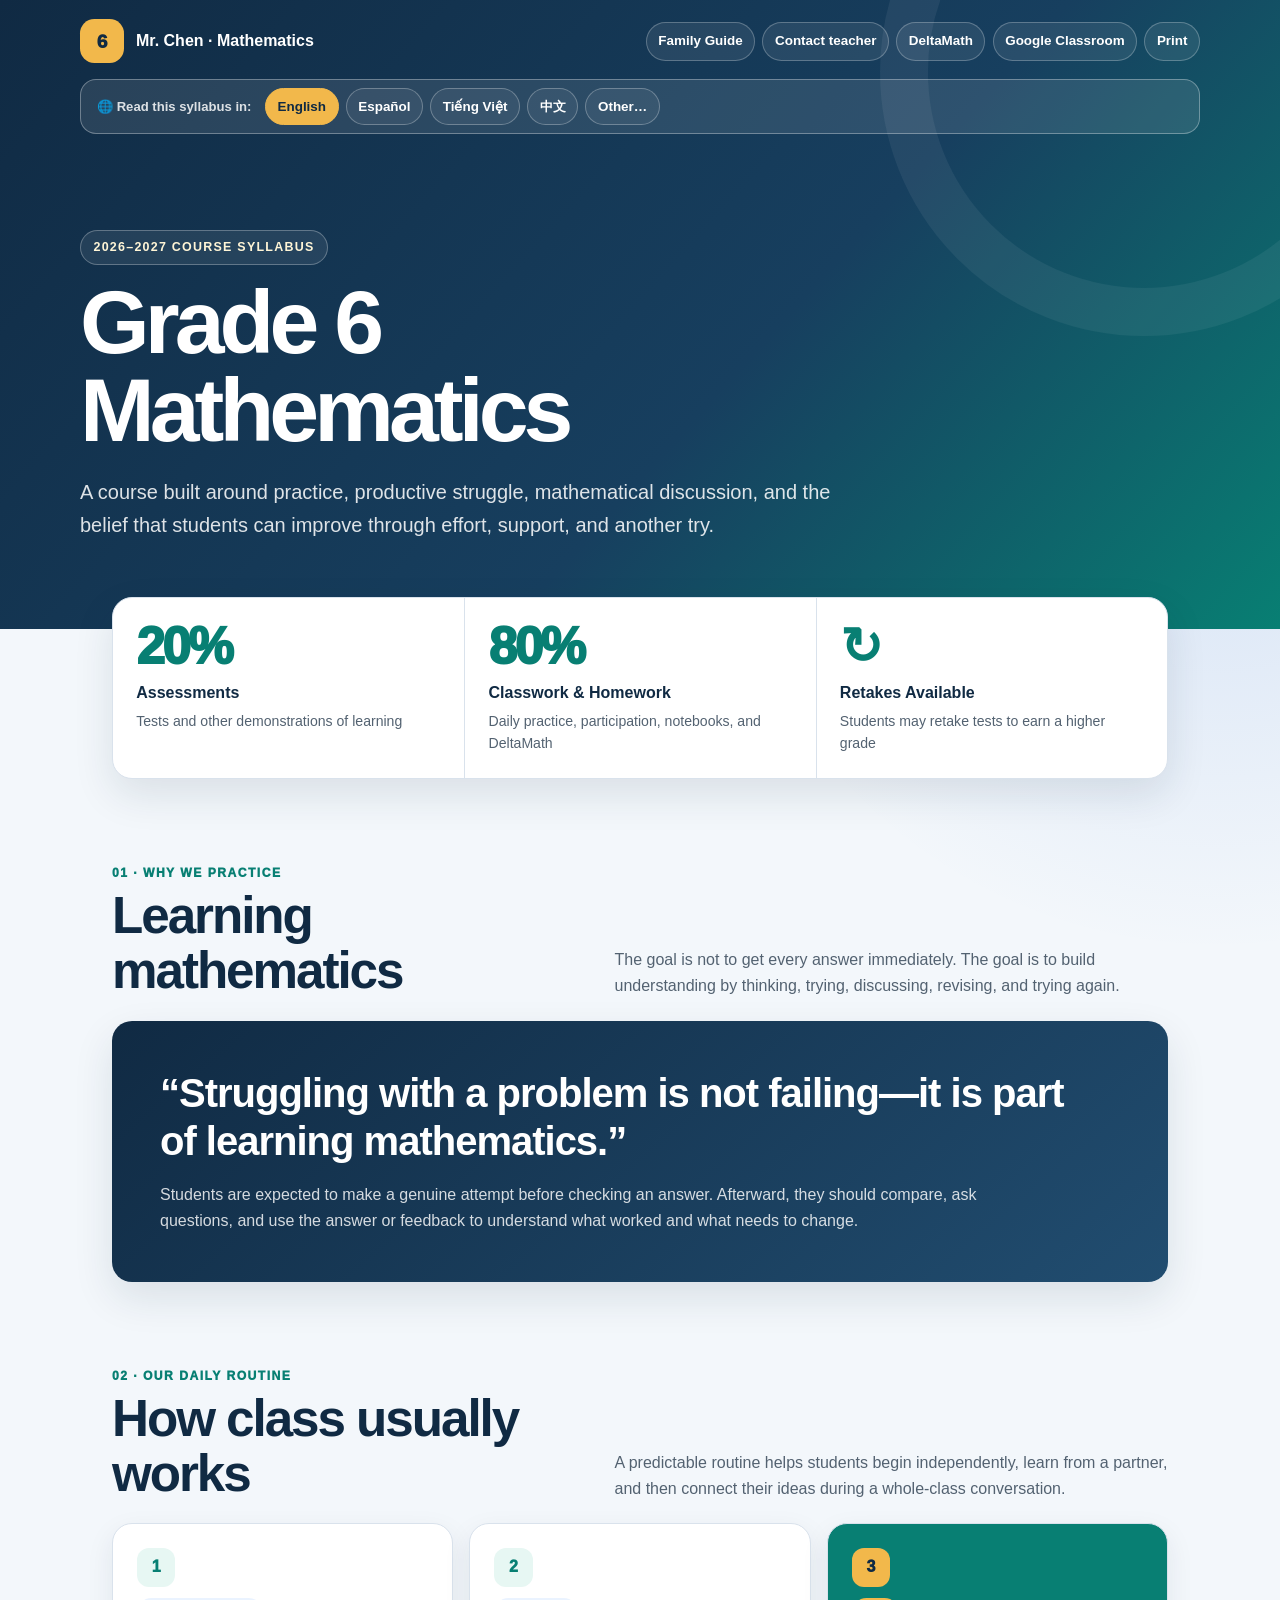
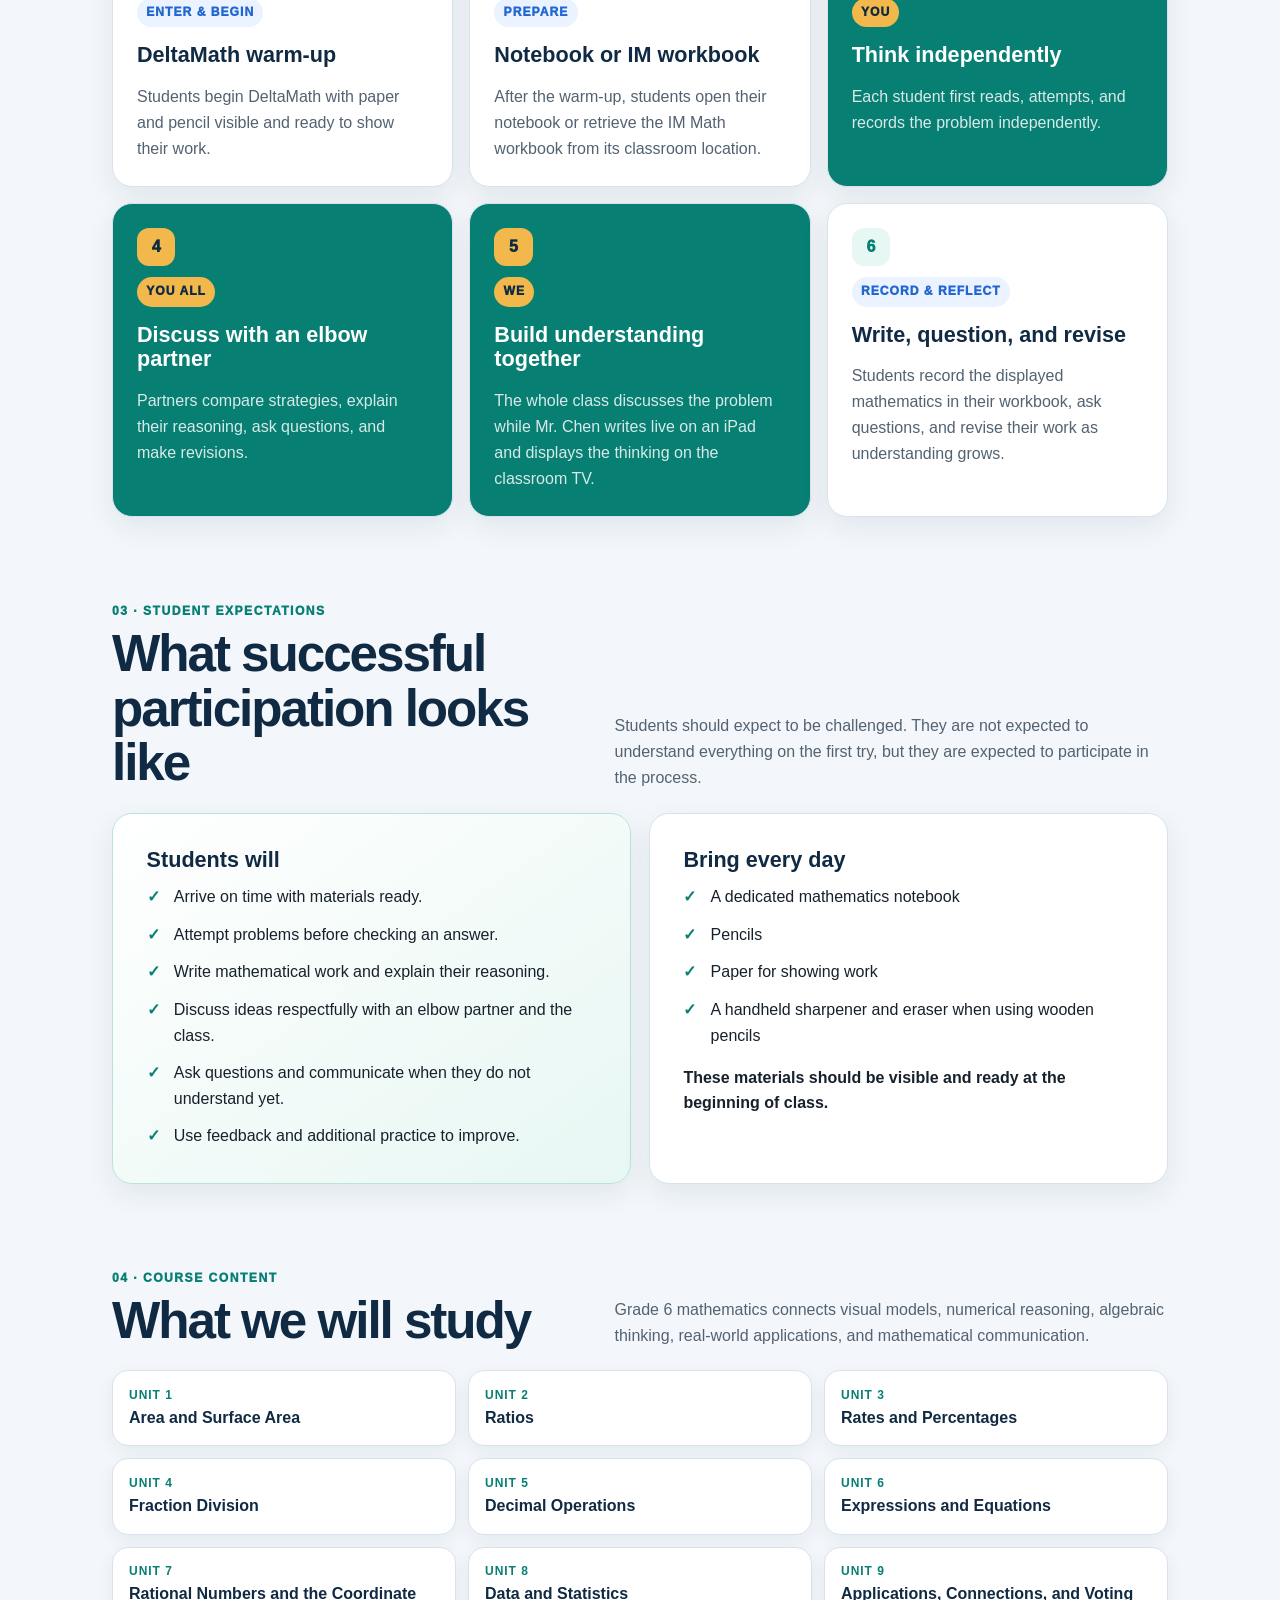
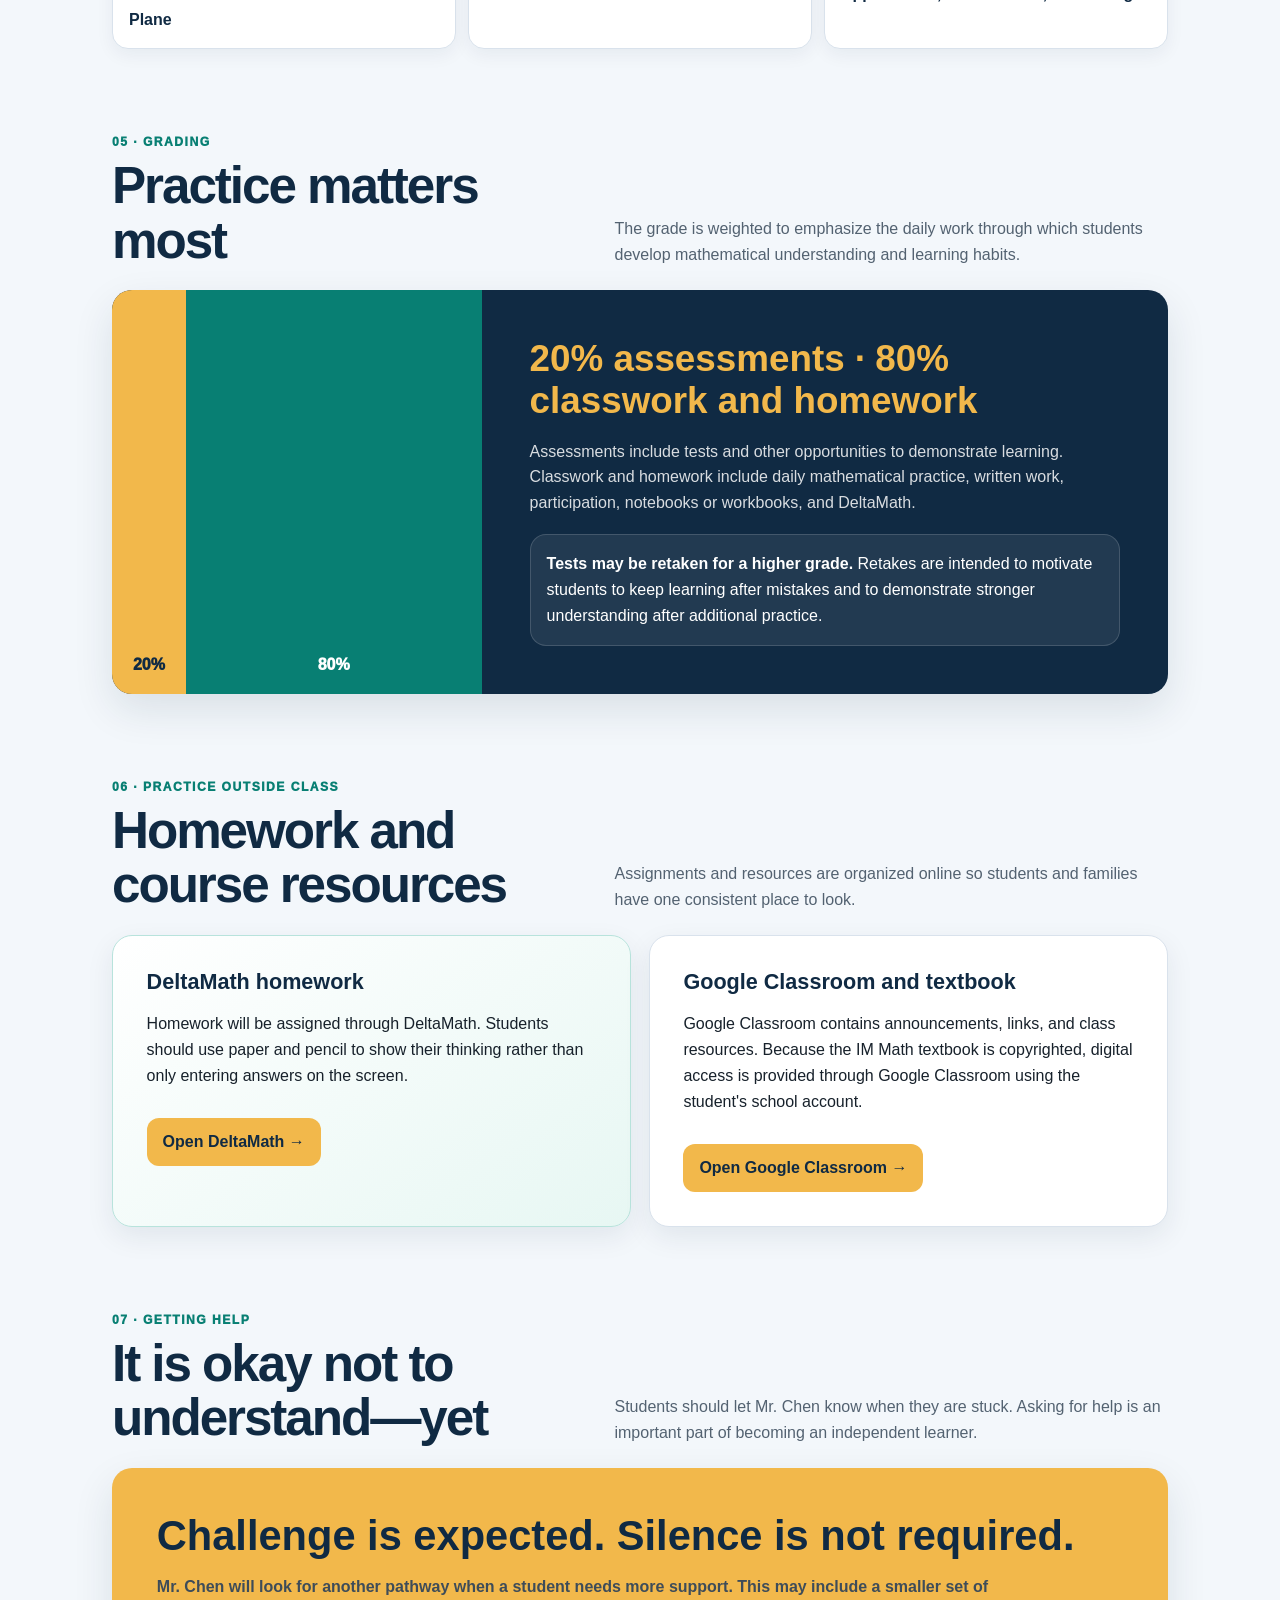
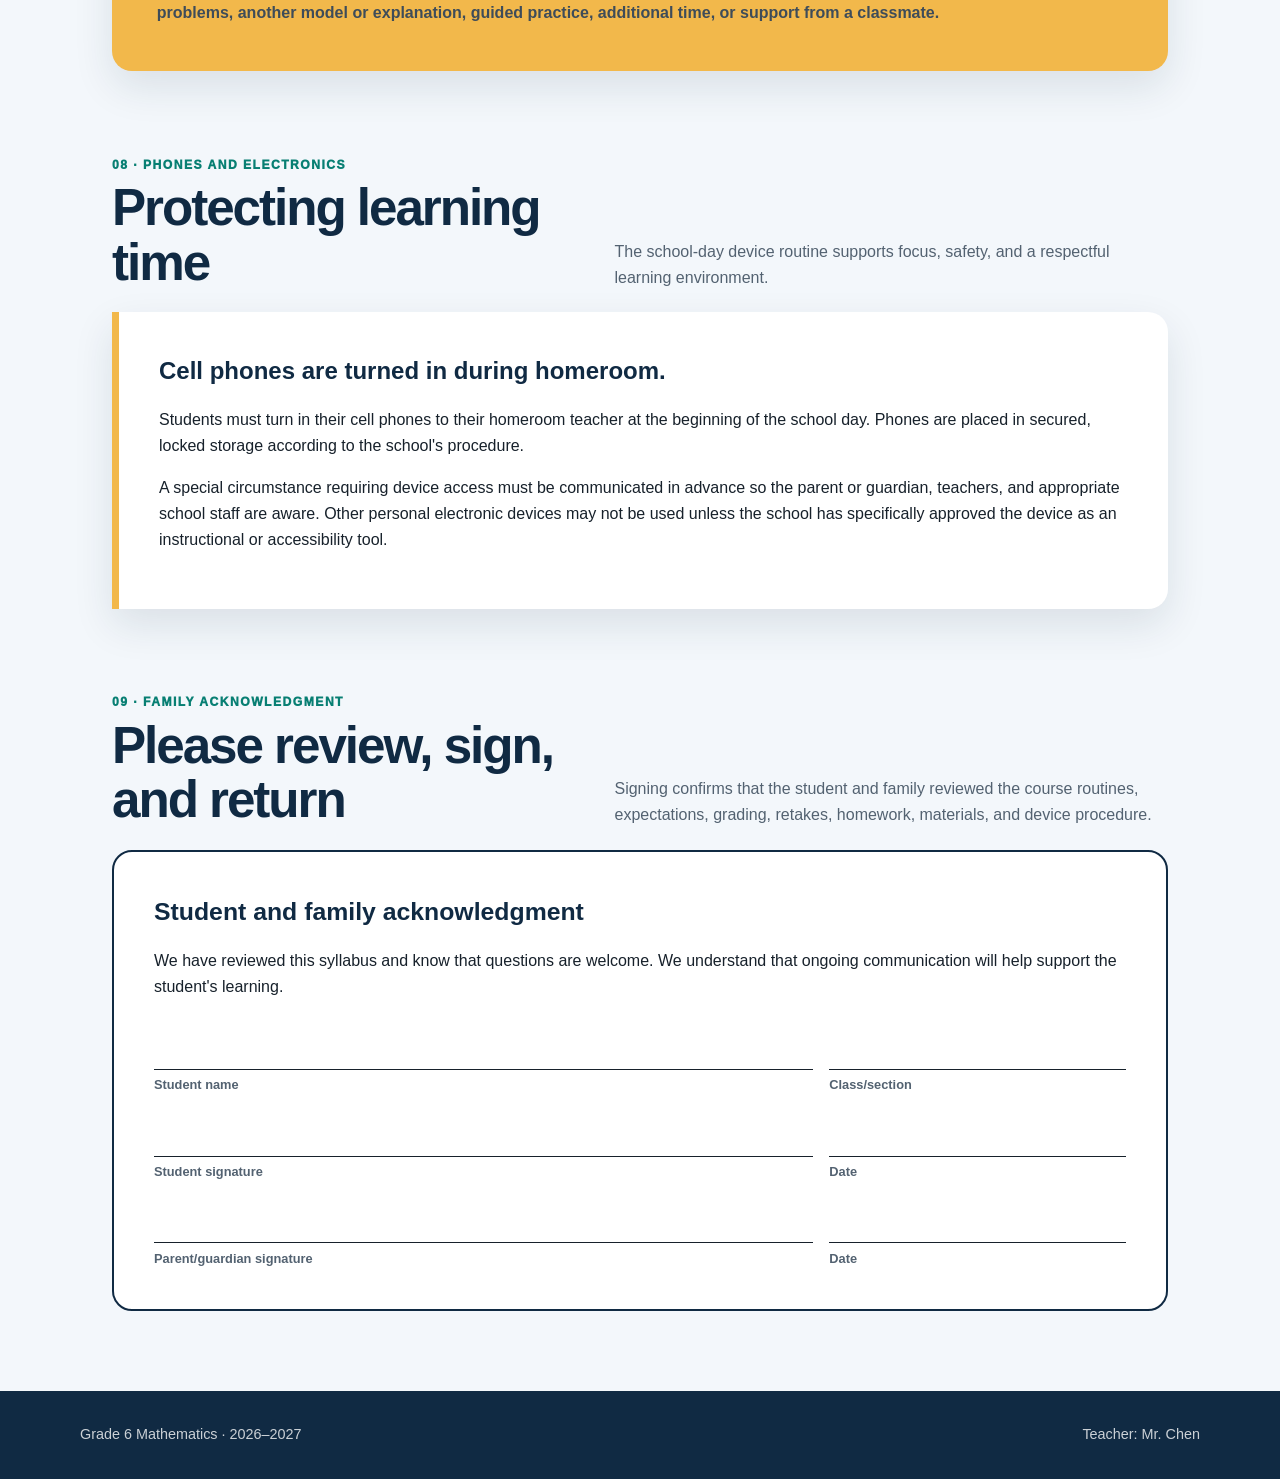
<file: Grade-6-Math-Syllabus.html>
<!DOCTYPE html>
<html lang="en">
<head>
  <meta charset="UTF-8">
  <meta name="viewport" content="width=device-width, initial-scale=1.0">
  <meta name="description" content="Grade 6 mathematics course syllabus, routines, expectations, grading, and family acknowledgment.">
  <title>Grade 6 Mathematics | Course Syllabus</title>
  <style>
    :root {
      --navy: #102a43;
      --blue: #2166d1;
      --teal: #087f73;
      --gold: #f2b84b;
      --ink: #17212b;
      --muted: #536271;
      --paper: #ffffff;
      --bg: #f3f7fb;
      --line: #d9e2ec;
      --soft-blue: #eaf3ff;
      --soft-teal: #e7f7f3;
      --soft-gold: #fff5d6;
      --radius: 20px;
      --shadow: 0 16px 40px rgba(16, 42, 67, 0.11);
    }

    * {
      box-sizing: border-box;
    }

    html {
      scroll-behavior: smooth;
    }

    body {
      margin: 0;
      color: var(--ink);
      background:
        radial-gradient(circle at 5% 2%, rgba(242, 184, 75, 0.22), transparent 26rem),
        radial-gradient(circle at 95% 7%, rgba(33, 102, 209, 0.14), transparent 32rem),
        var(--bg);
      font-family: Inter, "Segoe UI", Roboto, Helvetica, Arial, sans-serif;
      line-height: 1.62;
    }

    a {
      color: inherit;
    }

    .print-sheet {
      display: none;
    }

    .skip-link {
      position: fixed;
      top: -5rem;
      left: 1rem;
      z-index: 1000;
      padding: 0.7rem 1rem;
      border-radius: 0.6rem;
      color: white;
      background: var(--navy);
    }

    .skip-link:focus {
      top: 1rem;
    }

    .hero {
      position: relative;
      overflow: hidden;
      padding: 1.2rem clamp(1rem, 4vw, 4rem) 5.5rem;
      color: white;
      background: linear-gradient(132deg, #102a43 0%, #173f5f 58%, #087f73 100%);
    }

    .hero::before {
      position: absolute;
      right: -8rem;
      top: -12rem;
      width: 27rem;
      height: 27rem;
      border: 3rem solid rgba(255, 255, 255, 0.06);
      border-radius: 50%;
      content: "";
    }

    .topbar,
    .language-list,
    .hero-inner,
    main,
    .footer-inner {
      width: min(1120px, 100%);
      margin-inline: auto;
    }

    .topbar {
      position: relative;
      z-index: 2;
      display: flex;
      align-items: center;
      justify-content: space-between;
      gap: 1rem;
    }

    .brand {
      display: flex;
      align-items: center;
      gap: 0.75rem;
      font-weight: 900;
    }

    .brand-mark {
      display: grid;
      place-items: center;
      width: 2.75rem;
      height: 2.75rem;
      border-radius: 0.9rem;
      color: var(--navy);
      background: var(--gold);
      font-size: 1.2rem;
      font-weight: 950;
    }

    .top-links {
      display: flex;
      flex-wrap: wrap;
      justify-content: flex-end;
      gap: 0.45rem;
    }

    .top-links a,
    .top-links button {
      padding: 0.48rem 0.72rem;
      border: 1px solid rgba(255, 255, 255, 0.25);
      border-radius: 99px;
      color: white;
      background: rgba(255, 255, 255, 0.08);
      cursor: pointer;
      font: inherit;
      font-size: 0.84rem;
      font-weight: 800;
      text-decoration: none;
    }

    .language-list {
      position: relative;
      z-index: 2;
      display: flex;
      align-items: center;
      flex-wrap: wrap;
      gap: 0.45rem;
      margin-top: 1rem;
      padding: 0.48rem 0.6rem;
      border: 1px solid rgba(255, 255, 255, 0.32);
      border-radius: 1rem;
      background: rgba(255, 255, 255, 0.1);
    }

    .language-list-label {
      padding: 0.2rem 0.4rem;
      color: rgba(255, 255, 255, 0.84);
      font-size: 0.82rem;
      font-weight: 850;
    }

    .language-option {
      padding: 0.42rem 0.72rem;
      border: 1px solid rgba(255, 255, 255, 0.28);
      border-radius: 99px;
      color: white;
      background: rgba(255, 255, 255, 0.06);
      cursor: pointer;
      font: inherit;
      font-size: 0.84rem;
      font-weight: 850;
    }

    .language-option:hover,
    .language-option:focus-visible {
      background: rgba(255, 255, 255, 0.17);
      outline: none;
    }

    .language-option.active,
    .language-option[aria-pressed="true"] {
      border-color: var(--gold);
      color: var(--navy);
      background: var(--gold);
    }

    .hero-inner {
      position: relative;
      z-index: 2;
      padding-top: clamp(3.5rem, 8vw, 6rem);
    }

    .eyebrow {
      display: inline-block;
      margin: 0 0 0.9rem;
      padding: 0.4rem 0.78rem;
      border: 1px solid rgba(255, 255, 255, 0.28);
      border-radius: 99px;
      color: #fff5d6;
      background: rgba(255, 255, 255, 0.08);
      font-size: 0.78rem;
      font-weight: 900;
      letter-spacing: 0.1em;
      text-transform: uppercase;
    }

    h1 {
      max-width: 850px;
      margin: 0;
      font-size: clamp(2.7rem, 7vw, 5.6rem);
      line-height: 0.98;
      letter-spacing: -0.055em;
    }

    .hero-copy {
      max-width: 760px;
      margin: 1.35rem 0 0;
      color: rgba(255, 255, 255, 0.86);
      font-size: clamp(1.05rem, 2vw, 1.25rem);
    }

    main {
      position: relative;
      z-index: 3;
      margin-top: -2rem;
      padding: 0 clamp(0.8rem, 3vw, 2rem) 5rem;
    }

    .setup-notice {
      margin-bottom: 1.25rem;
      padding: 0.9rem 1rem;
      border: 1px solid #edc46a;
      border-radius: 0.9rem;
      color: #7a4608;
      background: var(--soft-gold);
      box-shadow: var(--shadow);
      font-weight: 700;
    }

    .grading-strip {
      display: grid;
      grid-template-columns: repeat(3, minmax(0, 1fr));
      overflow: hidden;
      border: 1px solid var(--line);
      border-radius: var(--radius);
      background: white;
      box-shadow: var(--shadow);
    }

    .grade-stat {
      padding: 1.45rem;
    }

    .grade-stat + .grade-stat {
      border-left: 1px solid var(--line);
    }

    .grade-number {
      display: block;
      color: var(--teal);
      font-size: clamp(2rem, 4vw, 3.4rem);
      font-weight: 950;
      line-height: 1;
      letter-spacing: -0.05em;
    }

    .grade-label {
      display: block;
      margin-top: 0.45rem;
      color: var(--navy);
      font-weight: 900;
    }

    .grade-note {
      display: block;
      margin-top: 0.25rem;
      color: var(--muted);
      font-size: 0.88rem;
    }

    section {
      scroll-margin-top: 1rem;
      margin-top: clamp(3.5rem, 7vw, 5.3rem);
    }

    .section-heading {
      display: grid;
      grid-template-columns: minmax(0, 0.85fr) minmax(280px, 1fr);
      align-items: end;
      gap: 2rem;
      margin-bottom: 1.35rem;
    }

    .section-kicker {
      display: block;
      margin-bottom: 0.35rem;
      color: var(--teal);
      font-size: 0.76rem;
      font-weight: 950;
      letter-spacing: 0.12em;
      text-transform: uppercase;
    }

    h2 {
      margin: 0;
      color: var(--navy);
      font-size: clamp(2rem, 4vw, 3.25rem);
      line-height: 1.07;
      letter-spacing: -0.04em;
    }

    .section-intro {
      margin: 0;
      color: var(--muted);
    }

    .purpose {
      padding: clamp(1.5rem, 4vw, 3rem);
      border-radius: var(--radius);
      color: white;
      background: linear-gradient(140deg, var(--navy), #214d70);
      box-shadow: var(--shadow);
    }

    .purpose blockquote {
      max-width: 930px;
      margin: 0;
      color: white;
      font-size: clamp(1.45rem, 3.5vw, 2.5rem);
      font-weight: 900;
      line-height: 1.22;
      letter-spacing: -0.025em;
    }

    .purpose p {
      max-width: 880px;
      margin-bottom: 0;
      color: rgba(255, 255, 255, 0.82);
    }

    .routine {
      display: grid;
      grid-template-columns: repeat(3, minmax(0, 1fr));
      gap: 1rem;
    }

    .routine-card {
      position: relative;
      padding: 1.5rem;
      border: 1px solid var(--line);
      border-radius: var(--radius);
      background: white;
      box-shadow: 0 10px 28px rgba(16, 42, 67, 0.08);
    }

    .routine-card.featured {
      color: white;
      background: var(--teal);
    }

    .routine-number {
      display: grid;
      place-items: center;
      width: 2.4rem;
      height: 2.4rem;
      border-radius: 0.75rem;
      color: var(--teal);
      background: var(--soft-teal);
      font-weight: 950;
    }

    .routine-card.featured .routine-number {
      color: var(--navy);
      background: var(--gold);
    }

    .routine-card h3 {
      margin: 1rem 0 0.45rem;
      color: var(--navy);
      font-size: 1.35rem;
      line-height: 1.15;
    }

    .routine-card.featured h3 {
      color: white;
    }

    .routine-card p {
      margin-bottom: 0;
      color: var(--muted);
    }

    .routine-card.featured p {
      color: rgba(255, 255, 255, 0.84);
    }

    .flow-label {
      display: inline-block;
      margin-top: 0.7rem;
      padding: 0.3rem 0.58rem;
      border-radius: 99px;
      color: var(--blue);
      background: var(--soft-blue);
      font-size: 0.76rem;
      font-weight: 950;
      letter-spacing: 0.08em;
      text-transform: uppercase;
    }

    .routine-card.featured .flow-label {
      color: var(--navy);
      background: var(--gold);
    }

    .two-column {
      display: grid;
      grid-template-columns: repeat(2, minmax(0, 1fr));
      gap: 1.1rem;
    }

    .card {
      padding: clamp(1.35rem, 3vw, 2.1rem);
      border: 1px solid var(--line);
      border-radius: var(--radius);
      background: white;
      box-shadow: 0 10px 28px rgba(16, 42, 67, 0.08);
    }

    .card.accent {
      border-color: #b8e3dc;
      background: linear-gradient(145deg, white, var(--soft-teal));
    }

    .card h3 {
      margin: 0 0 0.7rem;
      color: var(--navy);
      font-size: 1.35rem;
      line-height: 1.2;
    }

    .check-list,
    .topic-list {
      margin: 0;
      padding: 0;
      list-style: none;
    }

    .check-list li {
      position: relative;
      padding-left: 1.7rem;
    }

    .check-list li + li {
      margin-top: 0.72rem;
    }

    .check-list li::before {
      position: absolute;
      left: 0;
      color: var(--teal);
      content: "✓";
      font-weight: 950;
    }

    .topics {
      display: grid;
      grid-template-columns: repeat(3, minmax(0, 1fr));
      gap: 0.75rem;
      margin: 0;
      padding: 0;
      list-style: none;
    }

    .topics li {
      padding: 0.9rem 1rem;
      border: 1px solid var(--line);
      border-radius: 1rem;
      color: var(--navy);
      background: white;
      font-weight: 850;
      box-shadow: 0 6px 18px rgba(16, 42, 67, 0.06);
    }

    .topics strong {
      display: block;
      color: var(--teal);
      font-size: 0.75rem;
      letter-spacing: 0.08em;
      text-transform: uppercase;
    }

    .grading {
      display: grid;
      grid-template-columns: 0.7fr 1.3fr;
      overflow: hidden;
      border-radius: var(--radius);
      color: white;
      background: var(--navy);
      box-shadow: var(--shadow);
    }

    .grading-chart {
      display: grid;
      grid-template-columns: 20% 80%;
      min-height: 255px;
    }

    .grading-chart > div {
      display: grid;
      place-items: end center;
      padding: 1rem 0.35rem;
      text-align: center;
      font-weight: 950;
    }

    .assessment-bar {
      color: var(--navy);
      background: var(--gold);
    }

    .practice-bar {
      color: white;
      background: var(--teal);
    }

    .grading-copy {
      padding: clamp(1.5rem, 4vw, 3rem);
    }

    .grading-copy h3 {
      margin: 0;
      color: var(--gold);
      font-size: clamp(1.55rem, 3vw, 2.3rem);
      line-height: 1.15;
    }

    .grading-copy p {
      color: rgba(255, 255, 255, 0.84);
    }

    .retake-note {
      margin-top: 1.1rem;
      padding: 1rem;
      border: 1px solid rgba(255, 255, 255, 0.15);
      border-radius: 1rem;
      background: rgba(255, 255, 255, 0.08);
    }

    .policy {
      padding: clamp(1.4rem, 4vw, 2.5rem);
      border-left: 7px solid var(--gold);
      border-radius: 0 var(--radius) var(--radius) 0;
      background: white;
      box-shadow: var(--shadow);
    }

    .policy h3 {
      margin: 0 0 0.6rem;
      color: var(--navy);
      font-size: 1.5rem;
    }

    .support-callout {
      padding: clamp(1.5rem, 4vw, 2.8rem);
      border-radius: var(--radius);
      color: var(--navy);
      background: var(--gold);
      box-shadow: var(--shadow);
    }

    .support-callout h3 {
      margin: 0;
      font-size: clamp(1.7rem, 3.4vw, 2.6rem);
      line-height: 1.1;
    }

    .support-callout p {
      max-width: 900px;
      margin-bottom: 0;
      color: #3e4c59;
      font-weight: 650;
    }

    .signature-box {
      padding: clamp(1.4rem, 4vw, 2.5rem);
      border: 2px solid var(--navy);
      border-radius: var(--radius);
      background: white;
    }

    .signature-box h3 {
      margin: 0;
      color: var(--navy);
      font-size: 1.55rem;
    }

    .signature-grid {
      display: grid;
      grid-template-columns: 1fr 0.45fr;
      gap: 1.6rem 1rem;
      margin-top: 2.2rem;
    }

    .signature-line {
      min-height: 2.2rem;
      border-bottom: 1.5px solid var(--ink);
    }

    .signature-label {
      display: block;
      margin-top: 0.32rem;
      color: var(--muted);
      font-size: 0.8rem;
      font-weight: 750;
    }

    dialog {
      width: min(520px, calc(100% - 2rem));
      padding: 1.6rem;
      border: 0;
      border-radius: 1.2rem;
      box-shadow: 0 30px 80px rgba(16, 42, 67, 0.35);
    }

    dialog::backdrop {
      background: rgba(16, 42, 67, 0.68);
      backdrop-filter: blur(4px);
    }

    dialog h2 {
      font-size: 1.8rem;
    }

    .button {
      display: inline-flex;
      justify-content: center;
      margin-top: 0.8rem;
      padding: 0.7rem 1rem;
      border: 0;
      border-radius: 0.75rem;
      color: var(--navy);
      background: var(--gold);
      cursor: pointer;
      font: inherit;
      font-weight: 900;
      text-decoration: none;
    }

    .disabled,
    [aria-disabled="true"] {
      cursor: not-allowed;
      opacity: 0.65;
    }

    footer {
      padding: 2rem clamp(1rem, 4vw, 4rem);
      color: rgba(255, 255, 255, 0.78);
      background: var(--navy);
    }

    .footer-inner {
      display: flex;
      justify-content: space-between;
      gap: 1rem;
      font-size: 0.9rem;
    }

    @media (max-width: 820px) {
      .grading-strip,
      .routine,
      .topics,
      .two-column,
      .section-heading,
      .grading {
        grid-template-columns: 1fr;
      }

      .grade-stat + .grade-stat {
        border-top: 1px solid var(--line);
        border-left: 0;
      }

      .section-heading {
        align-items: start;
        gap: 0.8rem;
      }

      .grading-chart {
        min-height: 150px;
      }
    }

    @media (max-width: 560px) {
      .topbar {
        align-items: flex-start;
      }

      .top-links {
        display: none;
      }

      .language-list-label {
        width: 100%;
      }

      .language-option {
        flex: 1 1 auto;
      }

      .signature-grid {
        grid-template-columns: 1fr;
      }
    }

    @page {
      size: Letter portrait;
      margin: 0.28in;
    }

    @media print {
      html,
      body {
        width: auto;
        min-height: 0;
        margin: 0;
        padding: 0;
        color: #111827;
        background: white;
      }

      body {
        font-family: Arial, Helvetica, sans-serif;
        font-size: 7.8pt;
        line-height: 1.18;
        -webkit-print-color-adjust: exact;
        print-color-adjust: exact;
      }

      html[lang="es"] body,
      html[lang="vi"] body {
        font-size: 7.35pt;
      }

      .skip-link,
      .hero,
      main,
      dialog,
      footer {
        display: none !important;
      }

      .print-sheet {
        display: block !important;
        width: 100%;
        margin: 0;
      }

      .print-sheet * {
        box-shadow: none !important;
      }

      .print-header {
        display: grid;
        grid-template-columns: 1fr auto;
        align-items: end;
        gap: 0.18in;
        padding: 0.08in 0.12in;
        border: 1.4pt solid #102a43;
        border-radius: 0.08in;
        background: #eef5fb;
      }

      .print-kicker {
        margin: 0 0 0.01in;
        color: #2166d1;
        font-size: 6.7pt;
        font-weight: 800;
        letter-spacing: 0.05em;
        text-transform: uppercase;
      }

      .print-header h1 {
        margin: 0;
        color: #102a43;
        font-size: 18pt;
        line-height: 1;
      }

      .print-contact {
        text-align: right;
        white-space: nowrap;
      }

      .print-contact strong {
        color: #102a43;
        font-size: 9pt;
      }

      .print-summary {
        display: grid;
        grid-template-columns: repeat(3, 1fr);
        gap: 0.06in;
        margin: 0.07in 0;
      }

      .print-stat {
        padding: 0.045in 0.06in;
        border: 0.8pt solid #94a3b8;
        border-radius: 0.055in;
        text-align: center;
      }

      .print-stat strong {
        display: inline-block;
        margin-right: 0.035in;
        color: #102a43;
        font-size: 10pt;
      }

      .print-columns {
        display: table;
        width: calc(100% + 0.065in);
        margin-left: -0.0325in;
        margin-top: 0.065in;
        border-collapse: separate;
        border-spacing: 0.0325in 0;
        table-layout: fixed;
      }

      .print-column {
        display: table-cell;
        width: 50%;
        vertical-align: top;
      }

      .print-column .print-card + .print-card {
        margin-top: 0.065in;
      }

      .print-card {
        margin: 0;
        padding: 0.065in 0.075in;
        border: 0.75pt solid #a8b3bf;
        border-radius: 0.055in;
        break-inside: avoid;
      }

      .print-card h2 {
        margin: 0 0 0.025in;
        padding-bottom: 0.018in;
        border-bottom: 0.65pt solid #d4dce5;
        color: #102a43;
        font-size: 8.5pt;
        line-height: 1.05;
      }

      .print-card p {
        margin: 0.025in 0 0;
      }

      .print-card ul,
      .print-card ol {
        margin: 0.025in 0 0;
        padding-left: 0.17in;
      }

      .print-card li {
        margin: 0.008in 0;
      }

      .print-wide {
        margin: 0.065in 0 0;
      }

      .print-topics {
        display: grid;
        grid-template-columns: repeat(3, 1fr);
        column-gap: 0.12in;
        row-gap: 0.01in;
        list-style-position: inside;
        padding-left: 0 !important;
      }

      .print-topics strong {
        margin-right: 0.035in;
      }

      .print-resources {
        display: flex;
        flex-wrap: wrap;
        gap: 0.035in 0.1in;
        margin-top: 0.035in;
      }

      .print-sheet a {
        color: #0645ad;
        font-weight: 700;
        text-decoration: underline;
      }

      .print-signatures {
        display: grid;
        grid-template-columns: 1.3fr 0.7fr 1.3fr 0.7fr;
        gap: 0.08in;
        margin-top: 0.055in;
      }

      .print-signature-line {
        min-height: 0.19in;
        border-bottom: 0.7pt solid #334155;
      }

      .print-signature-label {
        display: block;
        margin-top: 0.015in;
        color: #475569;
        font-size: 6.2pt;
      }
    }
  </style>
</head>
<body>
  <a class="skip-link" href="#main-content">Skip to main content</a>

  <header class="hero">
    <div class="topbar">
      <div class="brand">
        <span class="brand-mark" aria-hidden="true">6</span>
        <span><span data-config="teacherName">Mr. Chen</span> · Mathematics</span>
      </div>
      <div class="top-links">
        <a href="Grade-6-Math-Family-Guide.html">Family Guide</a>
        <a class="email-link" href="#" aria-disabled="true">Contact teacher</a>
        <a class="deltamath-link" href="https://www.deltamath.com/" target="_blank" rel="noopener">DeltaMath</a>
        <a class="classroom-link" href="https://classroom.google.com/" target="_blank" rel="noopener">Google Classroom</a>
        <button type="button" onclick="window.print()">Print</button>
      </div>
    </div>

    <div class="language-list" aria-label="Choose a language">
      <span class="language-list-label">🌐 Read this syllabus in:</span>
      <button class="language-option active" type="button" data-language="en" aria-pressed="true">English</button>
      <button class="language-option" type="button" data-language="es" aria-pressed="false">Español</button>
      <button class="language-option" type="button" data-language="vi" aria-pressed="false">Tiếng Việt</button>
      <button class="language-option" type="button" data-language="zh" aria-pressed="false">中文</button>
      <button class="language-option" type="button" data-language="other" aria-pressed="false">Other…</button>
    </div>

    <div class="hero-inner">
      <span class="eyebrow">2026–2027 Course Syllabus</span>
      <h1>Grade 6<br>Mathematics</h1>
      <p class="hero-copy">
        A course built around practice, productive struggle, mathematical discussion,
        and the belief that students can improve through effort, support, and another try.
      </p>
    </div>
  </header>

  <main id="main-content">
    <div class="setup-notice" id="setup-notice">
      Before sharing: add the teacher email and Google Classroom link in the
      <strong>PAGE_CONFIG</strong> section near the bottom of this file.
    </div>

    <div class="grading-strip" aria-label="Grading summary">
      <div class="grade-stat">
        <span class="grade-number">20%</span>
        <span class="grade-label">Assessments</span>
        <span class="grade-note">Tests and other demonstrations of learning</span>
      </div>
      <div class="grade-stat">
        <span class="grade-number">80%</span>
        <span class="grade-label">Classwork &amp; Homework</span>
        <span class="grade-note">Daily practice, participation, notebooks, and DeltaMath</span>
      </div>
      <div class="grade-stat">
        <span class="grade-number">↻</span>
        <span class="grade-label">Retakes Available</span>
        <span class="grade-note">Students may retake tests to earn a higher grade</span>
      </div>
    </div>

    <section id="purpose">
      <div class="section-heading">
        <div>
          <span class="section-kicker">01 · Why we practice</span>
          <h2>Learning mathematics</h2>
        </div>
        <p class="section-intro">
          The goal is not to get every answer immediately. The goal is to build
          understanding by thinking, trying, discussing, revising, and trying again.
        </p>
      </div>

      <div class="purpose">
        <blockquote>“Struggling with a problem is not failing—it is part of learning mathematics.”</blockquote>
        <p>
          Students are expected to make a genuine attempt before checking an answer.
          Afterward, they should compare, ask questions, and use the answer or feedback
          to understand what worked and what needs to change.
        </p>
      </div>
    </section>

    <section id="routine">
      <div class="section-heading">
        <div>
          <span class="section-kicker">02 · Our daily routine</span>
          <h2>How class usually works</h2>
        </div>
        <p class="section-intro">
          A predictable routine helps students begin independently, learn from a partner,
          and then connect their ideas during a whole-class conversation.
        </p>
      </div>

      <div class="routine">
        <article class="routine-card">
          <span class="routine-number">1</span>
          <span class="flow-label">Enter &amp; begin</span>
          <h3>DeltaMath warm-up</h3>
          <p>Students begin DeltaMath with paper and pencil visible and ready to show their work.</p>
        </article>
        <article class="routine-card">
          <span class="routine-number">2</span>
          <span class="flow-label">Prepare</span>
          <h3>Notebook or IM workbook</h3>
          <p>After the warm-up, students open their notebook or retrieve the IM Math workbook from its classroom location.</p>
        </article>
        <article class="routine-card featured">
          <span class="routine-number">3</span>
          <span class="flow-label">You</span>
          <h3>Think independently</h3>
          <p>Each student first reads, attempts, and records the problem independently.</p>
        </article>
        <article class="routine-card featured">
          <span class="routine-number">4</span>
          <span class="flow-label">You All</span>
          <h3>Discuss with an elbow partner</h3>
          <p>Partners compare strategies, explain their reasoning, ask questions, and make revisions.</p>
        </article>
        <article class="routine-card featured">
          <span class="routine-number">5</span>
          <span class="flow-label">We</span>
          <h3>Build understanding together</h3>
          <p>The whole class discusses the problem while Mr. Chen writes live on an iPad and displays the thinking on the classroom TV.</p>
        </article>
        <article class="routine-card">
          <span class="routine-number">6</span>
          <span class="flow-label">Record &amp; reflect</span>
          <h3>Write, question, and revise</h3>
          <p>Students record the displayed mathematics in their workbook, ask questions, and revise their work as understanding grows.</p>
        </article>
      </div>
    </section>

    <section id="expectations">
      <div class="section-heading">
        <div>
          <span class="section-kicker">03 · Student expectations</span>
          <h2>What successful participation looks like</h2>
        </div>
        <p class="section-intro">
          Students should expect to be challenged. They are not expected to understand
          everything on the first try, but they are expected to participate in the process.
        </p>
      </div>

      <div class="two-column">
        <article class="card accent">
          <h3>Students will</h3>
          <ul class="check-list">
            <li>Arrive on time with materials ready.</li>
            <li>Attempt problems before checking an answer.</li>
            <li>Write mathematical work and explain their reasoning.</li>
            <li>Discuss ideas respectfully with an elbow partner and the class.</li>
            <li>Ask questions and communicate when they do not understand yet.</li>
            <li>Use feedback and additional practice to improve.</li>
          </ul>
        </article>
        <article class="card">
          <h3>Bring every day</h3>
          <ul class="check-list">
            <li>A dedicated mathematics notebook</li>
            <li>Pencils</li>
            <li>Paper for showing work</li>
            <li>A handheld sharpener and eraser when using wooden pencils</li>
          </ul>
          <p><strong>These materials should be visible and ready at the beginning of class.</strong></p>
        </article>
      </div>
    </section>

    <section id="topics">
      <div class="section-heading">
        <div>
          <span class="section-kicker">04 · Course content</span>
          <h2>What we will study</h2>
        </div>
        <p class="section-intro">
          Grade 6 mathematics connects visual models, numerical reasoning,
          algebraic thinking, real-world applications, and mathematical communication.
        </p>
      </div>

      <ol class="topics">
        <li><strong>Unit 1</strong>Area and Surface Area</li>
        <li><strong>Unit 2</strong>Ratios</li>
        <li><strong>Unit 3</strong>Rates and Percentages</li>
        <li><strong>Unit 4</strong>Fraction Division</li>
        <li><strong>Unit 5</strong>Decimal Operations</li>
        <li><strong>Unit 6</strong>Expressions and Equations</li>
        <li><strong>Unit 7</strong>Rational Numbers and the Coordinate Plane</li>
        <li><strong>Unit 8</strong>Data and Statistics</li>
        <li><strong>Unit 9</strong>Applications, Connections, and Voting</li>
      </ol>
    </section>

    <section id="grading">
      <div class="section-heading">
        <div>
          <span class="section-kicker">05 · Grading</span>
          <h2>Practice matters most</h2>
        </div>
        <p class="section-intro">
          The grade is weighted to emphasize the daily work through which students
          develop mathematical understanding and learning habits.
        </p>
      </div>

      <div class="grading">
        <div class="grading-chart" aria-hidden="true">
          <div class="assessment-bar">20%</div>
          <div class="practice-bar">80%</div>
        </div>
        <div class="grading-copy">
          <h3>20% assessments · 80% classwork and homework</h3>
          <p>
            Assessments include tests and other opportunities to demonstrate learning.
            Classwork and homework include daily mathematical practice, written work,
            participation, notebooks or workbooks, and DeltaMath.
          </p>
          <div class="retake-note">
            <strong>Tests may be retaken for a higher grade.</strong>
            Retakes are intended to motivate students to keep learning after mistakes
            and to demonstrate stronger understanding after additional practice.
          </div>
        </div>
      </div>
    </section>

    <section id="homework">
      <div class="section-heading">
        <div>
          <span class="section-kicker">06 · Practice outside class</span>
          <h2>Homework and course resources</h2>
        </div>
        <p class="section-intro">
          Assignments and resources are organized online so students and families
          have one consistent place to look.
        </p>
      </div>

      <div class="two-column">
        <article class="card accent">
          <h3>DeltaMath homework</h3>
          <p>
            Homework will be assigned through DeltaMath. Students should use paper and
            pencil to show their thinking rather than only entering answers on the screen.
          </p>
          <a class="button deltamath-link" href="https://www.deltamath.com/" target="_blank" rel="noopener">Open DeltaMath →</a>
        </article>
        <article class="card">
          <h3>Google Classroom and textbook</h3>
          <p>
            Google Classroom contains announcements, links, and class resources.
            Because the IM Math textbook is copyrighted, digital access is provided
            through Google Classroom using the student's school account.
          </p>
          <a class="button classroom-link" href="https://classroom.google.com/" target="_blank" rel="noopener">Open Google Classroom →</a>
        </article>
      </div>
    </section>

    <section id="support">
      <div class="section-heading">
        <div>
          <span class="section-kicker">07 · Getting help</span>
          <h2>It is okay not to understand—yet</h2>
        </div>
        <p class="section-intro">
          Students should let Mr. Chen know when they are stuck. Asking for help is
          an important part of becoming an independent learner.
        </p>
      </div>

      <div class="support-callout">
        <h3>Challenge is expected. Silence is not required.</h3>
        <p>
          Mr. Chen will look for another pathway when a student needs more support.
          This may include a smaller set of problems, another model or explanation,
          guided practice, additional time, or support from a classmate.
        </p>
      </div>
    </section>

    <section id="devices">
      <div class="section-heading">
        <div>
          <span class="section-kicker">08 · Phones and electronics</span>
          <h2>Protecting learning time</h2>
        </div>
        <p class="section-intro">
          The school-day device routine supports focus, safety, and a respectful
          learning environment.
        </p>
      </div>

      <div class="policy">
        <h3>Cell phones are turned in during homeroom.</h3>
        <p>
          Students must turn in their cell phones to their homeroom teacher at the
          beginning of the school day. Phones are placed in secured, locked storage
          according to the school's procedure.
        </p>
        <p>
          A special circumstance requiring device access must be communicated in
          advance so the parent or guardian, teachers, and appropriate school staff
          are aware. Other personal electronic devices may not be used unless the
          school has specifically approved the device as an instructional or
          accessibility tool.
        </p>
      </div>
    </section>

    <section id="acknowledgment">
      <div class="section-heading">
        <div>
          <span class="section-kicker">09 · Family acknowledgment</span>
          <h2>Please review, sign, and return</h2>
        </div>
        <p class="section-intro">
          Signing confirms that the student and family reviewed the course routines,
          expectations, grading, retakes, homework, materials, and device procedure.
        </p>
      </div>

      <div class="signature-box">
        <h3>Student and family acknowledgment</h3>
        <p>
          We have reviewed this syllabus and know that questions are welcome.
          We understand that ongoing communication will help support the student's learning.
        </p>
        <div class="signature-grid">
          <div><div class="signature-line"></div><span class="signature-label">Student name</span></div>
          <div><div class="signature-line"></div><span class="signature-label">Class/section</span></div>
          <div><div class="signature-line"></div><span class="signature-label">Student signature</span></div>
          <div><div class="signature-line"></div><span class="signature-label">Date</span></div>
          <div><div class="signature-line"></div><span class="signature-label">Parent/guardian signature</span></div>
          <div><div class="signature-line"></div><span class="signature-label">Date</span></div>
        </div>
      </div>
    </section>
  </main>

  <section class="print-sheet" aria-label="Printable course syllabus">
    <div class="print-header">
      <div>
        <p class="print-kicker">2026–2027 Course Syllabus</p>
        <h1>Grade 6 Mathematics</h1>
      </div>
      <div class="print-contact">
        <strong data-config="teacherName">Mr. Chen</strong><br>
        <a class="email-link" href="mailto:ychen2@bostonpublicschools.org">ychen2@bostonpublicschools.org</a>
      </div>
    </div>

    <div class="print-summary" aria-label="Grading summary">
      <div class="print-stat"><strong>20%</strong> Assessments</div>
      <div class="print-stat"><strong>80%</strong> Classwork &amp; Homework</div>
      <div class="print-stat"><strong>↻</strong> Retakes Available</div>
    </div>

    <article class="print-card">
      <h2>What we will study</h2>
      <ol class="print-topics">
        <li><strong>Unit 1</strong> Area and Surface Area</li>
        <li><strong>Unit 2</strong> Ratios</li>
        <li><strong>Unit 3</strong> Rates and Percentages</li>
        <li><strong>Unit 4</strong> Fraction Division</li>
        <li><strong>Unit 5</strong> Decimal Operations</li>
        <li><strong>Unit 6</strong> Expressions and Equations</li>
        <li><strong>Unit 7</strong> Rational Numbers and the Coordinate Plane</li>
        <li><strong>Unit 8</strong> Data and Statistics</li>
        <li><strong>Unit 9</strong> Applications, Connections, and Voting</li>
      </ol>
    </article>

    <div class="print-columns">
      <div class="print-column">
        <article class="print-card">
          <h2>Learning mathematics</h2>
          <p>The goal is not to get every answer immediately. The goal is to build understanding by thinking, trying, discussing, revising, and trying again.</p>
          <p>Students are expected to make a genuine attempt before checking an answer. Afterward, they should compare, ask questions, and use the answer or feedback to understand what worked and what needs to change.</p>
        </article>

        <article class="print-card">
          <h2>What successful participation looks like</h2>
          <ul>
            <li>Arrive on time with materials ready.</li>
            <li>Attempt problems before checking an answer.</li>
            <li>Write mathematical work and explain their reasoning.</li>
            <li>Discuss ideas respectfully with an elbow partner and the class.</li>
            <li>Ask questions and communicate when they do not understand yet.</li>
            <li>Use feedback and additional practice to improve.</li>
          </ul>
        </article>

        <article class="print-card">
          <h2>Practice matters most</h2>
          <p>Assessments include tests and other opportunities to demonstrate learning. Classwork and homework include daily mathematical practice, written work, participation, notebooks or workbooks, and DeltaMath.</p>
          <p><strong>Tests may be retaken for a higher grade.</strong> Retakes are intended to motivate students to keep learning after mistakes and to demonstrate stronger understanding after additional practice.</p>
        </article>

        <article class="print-card">
          <h2>It is okay not to understand—yet</h2>
          <p>Mr. Chen will look for another pathway when a student needs more support. This may include a smaller set of problems, another model or explanation, guided practice, additional time, or support from a classmate.</p>
        </article>
      </div>

      <div class="print-column">
        <article class="print-card">
          <h2>How class usually works</h2>
          <ol>
            <li><strong>DeltaMath warm-up</strong></li>
            <li><strong>Notebook or IM workbook</strong></li>
            <li><strong>Think independently</strong></li>
            <li><strong>Discuss with an elbow partner</strong></li>
            <li><strong>Build understanding together</strong></li>
            <li><strong>Write, question, and revise</strong></li>
          </ol>
        </article>

        <article class="print-card">
          <h2>Bring every day</h2>
          <ul>
            <li>A dedicated mathematics notebook</li>
            <li>Pencils</li>
            <li>Paper for showing work</li>
            <li>A handheld sharpener and eraser when using wooden pencils</li>
          </ul>
          <p><strong>These materials should be visible and ready at the beginning of class.</strong></p>
        </article>

        <article class="print-card">
          <h2>Homework and course resources</h2>
          <p>Homework will be assigned through DeltaMath. Students should use paper and pencil to show their thinking rather than only entering answers on the screen.</p>
          <p>Because the IM Math textbook is copyrighted, digital access is provided through Google Classroom using the student's school account.</p>
          <div class="print-resources">
            <a class="deltamath-link" href="https://www.deltamath.com/" target="_blank" rel="noopener">https://www.deltamath.com/</a>
            <a class="classroom-link" href="https://classroom.google.com/" target="_blank" rel="noopener">https://classroom.google.com/</a>
          </div>
        </article>

        <article class="print-card">
          <h2>Protecting learning time</h2>
          <p>Students must turn in their cell phones to their homeroom teacher at the beginning of the school day. Phones are placed in secured, locked storage according to the school's procedure.</p>
          <p>A special circumstance requiring device access must be communicated in advance so the parent or guardian, teachers, and appropriate school staff are aware. Other personal electronic devices may not be used unless the school has specifically approved the device as an instructional or accessibility tool.</p>
        </article>
      </div>
    </div>

    <article class="print-card print-wide">
      <h2>Student and family acknowledgment</h2>
      <p>We have reviewed this syllabus and know that questions are welcome. We understand that ongoing communication will help support the student's learning.</p>
      <div class="print-signatures">
        <div><div class="print-signature-line"></div><span class="print-signature-label">Student signature</span></div>
        <div><div class="print-signature-line"></div><span class="print-signature-label">Date</span></div>
        <div><div class="print-signature-line"></div><span class="print-signature-label">Parent/guardian signature</span></div>
        <div><div class="print-signature-line"></div><span class="print-signature-label">Date</span></div>
      </div>
    </article>
  </section>

  <dialog id="other-language-dialog">
    <span class="section-kicker">More languages</span>
    <h2>Need another language?</h2>
    <p>
      Open your browser's menu and choose <strong>Translate</strong> to select another
      language. In Safari, use the translation button in the address bar.
    </p>
    <button class="button" id="close-language-dialog" type="button">Got it</button>
  </dialog>

  <footer>
    <div class="footer-inner">
      <span>Grade 6 Mathematics · <span data-config="schoolYear">2026–2027</span></span>
      <span>Teacher: <span data-config="teacherName">Mr. Chen</span></span>
    </div>
  </footer>

  <script>
    /*
      EDIT THIS SECTION BEFORE SHARING.
      Paste a full Google Classroom link beginning with https://
    */
    const PAGE_CONFIG = {
      teacherName: "Mr. Chen",
      teacherEmail: "ychen2@bostonpublicschools.org",
      schoolYear: "2026–2027",
      deltaMathUrl: "https://www.deltamath.com/",
      googleClassroomUrl: "https://classroom.google.com/"
    };

    function setConfigText(key, value, fallback) {
      document.querySelectorAll('[data-config="' + key + '"]').forEach((element) => {
        element.textContent = value || fallback;
      });
    }

    function setConfigLinks(selector, url) {
      document.querySelectorAll(selector).forEach((link) => {
        if (url) {
          link.href = url;
          link.removeAttribute("aria-disabled");
          link.classList.remove("disabled");
          if (url.startsWith("http")) {
            link.target = "_blank";
            link.rel = "noopener";
          }
        } else {
          link.href = "#";
          link.setAttribute("aria-disabled", "true");
          link.classList.add("disabled");
          link.addEventListener("click", (event) => event.preventDefault());
        }
      });
    }

    setConfigText("teacherName", PAGE_CONFIG.teacherName, "Mr. Chen");
    setConfigText("schoolYear", PAGE_CONFIG.schoolYear, "2026–2027");
    setConfigLinks(".email-link", PAGE_CONFIG.teacherEmail ? "mailto:" + PAGE_CONFIG.teacherEmail : "");
    setConfigLinks(".deltamath-link", PAGE_CONFIG.deltaMathUrl);
    setConfigLinks(".classroom-link", PAGE_CONFIG.googleClassroomUrl);

    if (PAGE_CONFIG.teacherEmail && PAGE_CONFIG.googleClassroomUrl) {
      document.getElementById("setup-notice").hidden = true;
    }
  </script>

  <script>
    const TRANSLATIONS = {
      es: {
        "Skip to main content": "Saltar al contenido principal",
        "· Mathematics": "· Matemáticas",
        "Family Guide": "Guía para familias",
        "Contact teacher": "Contactar al docente",
        "Print": "Imprimir",
        "🌐 Read this syllabus in:": "🌐 Leer este programa en:",
        "Other…": "Otro…",
        "2026–2027 Course Syllabus": "Programa del curso 2026–2027",
        "Grade 6": "6.º grado",
        "Mathematics": "Matemáticas",
        "Grade 6 Mathematics": "Matemáticas de 6.º grado",
        "A course built around practice, productive struggle, mathematical discussion, and the belief that students can improve through effort, support, and another try.": "Un curso basado en la práctica, el esfuerzo productivo, la conversación matemática y la convicción de que los estudiantes pueden mejorar con esfuerzo, apoyo y otro intento.",
        "Before sharing: add the teacher email and Google Classroom link in the": "Antes de compartir: agregue el correo del docente y el enlace de Google Classroom en la sección",
        "section near the bottom of this file.": "que se encuentra cerca del final de este archivo.",
        "Assessments": "Evaluaciones",
        "Tests and other demonstrations of learning": "Pruebas y otras demostraciones de aprendizaje",
        "Classwork & Homework": "Trabajo de clase y tarea",
        "Daily practice, participation, notebooks, and DeltaMath": "Práctica diaria, participación, cuadernos y DeltaMath",
        "Retakes Available": "Se permiten repeticiones",
        "Students may retake tests to earn a higher grade": "Los estudiantes pueden repetir las pruebas para obtener una nota más alta",
        "01 · Why we practice": "01 · Por qué practicamos",
        "Learning mathematics": "Aprender matemáticas",
        "The goal is not to get every answer immediately. The goal is to build understanding by thinking, trying, discussing, revising, and trying again.": "La meta no es obtener cada respuesta de inmediato. La meta es comprender mediante el pensamiento, los intentos, la conversación, la revisión y nuevos intentos.",
        "“Struggling with a problem is not failing—it is part of learning mathematics.”": "«Tener dificultad con un problema no es fracasar; es parte de aprender matemáticas».",
        "Students are expected to make a genuine attempt before checking an answer. Afterward, they should compare, ask questions, and use the answer or feedback to understand what worked and what needs to change.": "Se espera que los estudiantes hagan un intento sincero antes de comprobar una respuesta. Después deben comparar, hacer preguntas y usar la respuesta o los comentarios para comprender qué funcionó y qué deben cambiar.",
        "02 · Our daily routine": "02 · Nuestra rutina diaria",
        "How class usually works": "Cómo funciona normalmente la clase",
        "A predictable routine helps students begin independently, learn from a partner, and then connect their ideas during a whole-class conversation.": "Una rutina predecible ayuda a los estudiantes a comenzar de forma independiente, aprender con un compañero y conectar sus ideas durante una conversación con toda la clase.",
        "Enter & begin": "Entrar y comenzar",
        "DeltaMath warm-up": "Calentamiento en DeltaMath",
        "Students begin DeltaMath with paper and pencil visible and ready to show their work.": "Los estudiantes comienzan DeltaMath con papel y lápiz a la vista, listos para mostrar su trabajo.",
        "Prepare": "Prepararse",
        "Notebook or IM workbook": "Cuaderno o libro de ejercicios IM",
        "After the warm-up, students open their notebook or retrieve the IM Math workbook from its classroom location.": "Después del calentamiento, los estudiantes abren su cuaderno o recogen el libro de ejercicios de IM Math de su lugar en el salón.",
        "You": "Tú",
        "Think independently": "Pensar de manera independiente",
        "Each student first reads, attempts, and records the problem independently.": "Cada estudiante primero lee, intenta y registra el problema de manera independiente.",
        "You All": "Ustedes",
        "Discuss with an elbow partner": "Conversar con un compañero cercano",
        "Partners compare strategies, explain their reasoning, ask questions, and make revisions.": "Los compañeros comparan estrategias, explican su razonamiento, hacen preguntas y revisan su trabajo.",
        "We": "Nosotros",
        "Build understanding together": "Construir comprensión juntos",
        "The whole class discusses the problem while Mr. Chen writes live on an iPad and displays the thinking on the classroom TV.": "Toda la clase conversa sobre el problema mientras el Sr. Chen escribe en vivo en un iPad y muestra el razonamiento en la pantalla del salón.",
        "Record & reflect": "Registrar y reflexionar",
        "Write, question, and revise": "Escribir, preguntar y revisar",
        "Students record the displayed mathematics in their workbook, ask questions, and revise their work as understanding grows.": "Los estudiantes registran las matemáticas mostradas en su libro, hacen preguntas y revisan su trabajo a medida que aumenta su comprensión.",
        "03 · Student expectations": "03 · Expectativas de los estudiantes",
        "What successful participation looks like": "Cómo se ve una participación exitosa",
        "Students should expect to be challenged. They are not expected to understand everything on the first try, but they are expected to participate in the process.": "Los estudiantes deben esperar desafíos. No se espera que entiendan todo al primer intento, pero sí que participen en el proceso.",
        "Students will": "Los estudiantes deberán",
        "Arrive on time with materials ready.": "Llegar a tiempo con los materiales listos.",
        "Attempt problems before checking an answer.": "Intentar los problemas antes de comprobar una respuesta.",
        "Write mathematical work and explain their reasoning.": "Escribir el trabajo matemático y explicar su razonamiento.",
        "Discuss ideas respectfully with an elbow partner and the class.": "Conversar respetuosamente con un compañero cercano y con la clase.",
        "Ask questions and communicate when they do not understand yet.": "Hacer preguntas y comunicar cuando todavía no entiendan.",
        "Use feedback and additional practice to improve.": "Usar comentarios y práctica adicional para mejorar.",
        "Bring every day": "Traer todos los días",
        "A dedicated mathematics notebook": "Un cuaderno dedicado a matemáticas",
        "Pencils": "Lápices",
        "Paper for showing work": "Papel para mostrar el trabajo",
        "A handheld sharpener and eraser when using wooden pencils": "Un sacapuntas de mano y un borrador al usar lápices de madera",
        "These materials should be visible and ready at the beginning of class.": "Estos materiales deben estar a la vista y listos al comienzo de la clase.",
        "04 · Course content": "04 · Contenido del curso",
        "What we will study": "Lo que estudiaremos",
        "Grade 6 mathematics connects visual models, numerical reasoning, algebraic thinking, real-world applications, and mathematical communication.": "Las matemáticas de 6.º grado conectan modelos visuales, razonamiento numérico, pensamiento algebraico, aplicaciones del mundo real y comunicación matemática.",
        "Unit 1": "Unidad 1",
        "Area and Surface Area": "Área y área de superficie",
        "Unit 2": "Unidad 2",
        "Ratios": "Razones",
        "Unit 3": "Unidad 3",
        "Rates and Percentages": "Tasas y porcentajes",
        "Unit 4": "Unidad 4",
        "Fraction Division": "División de fracciones",
        "Unit 5": "Unidad 5",
        "Decimal Operations": "Operaciones con decimales",
        "Unit 6": "Unidad 6",
        "Expressions and Equations": "Expresiones y ecuaciones",
        "Unit 7": "Unidad 7",
        "Rational Numbers and the Coordinate Plane": "Números racionales y el plano cartesiano",
        "Unit 8": "Unidad 8",
        "Data and Statistics": "Datos y estadística",
        "Unit 9": "Unidad 9",
        "Applications, Connections, and Voting": "Aplicaciones, conexiones y votación",
        "05 · Grading": "05 · Calificaciones",
        "Practice matters most": "La práctica es lo más importante",
        "The grade is weighted to emphasize the daily work through which students develop mathematical understanding and learning habits.": "La calificación da mayor peso al trabajo diario mediante el cual los estudiantes desarrollan comprensión matemática y hábitos de aprendizaje.",
        "20% assessments · 80% classwork and homework": "20% evaluaciones · 80% trabajo de clase y tarea",
        "Assessments include tests and other opportunities to demonstrate learning. Classwork and homework include daily mathematical practice, written work, participation, notebooks or workbooks, and DeltaMath.": "Las evaluaciones incluyen pruebas y otras oportunidades para demostrar el aprendizaje. El trabajo de clase y la tarea incluyen práctica matemática diaria, trabajo escrito, participación, cuadernos o libros de ejercicios y DeltaMath.",
        "Tests may be retaken for a higher grade.": "Las pruebas pueden repetirse para obtener una nota más alta.",
        "Retakes are intended to motivate students to keep learning after mistakes and to demonstrate stronger understanding after additional practice.": "Las repeticiones motivan a los estudiantes a seguir aprendiendo después de los errores y a demostrar mayor comprensión después de practicar más.",
        "06 · Practice outside class": "06 · Práctica fuera de clase",
        "Homework and course resources": "Tarea y recursos del curso",
        "Assignments and resources are organized online so students and families have one consistent place to look.": "Las tareas y los recursos están organizados en línea para que estudiantes y familias tengan un lugar constante donde buscar.",
        "DeltaMath homework": "Tarea de DeltaMath",
        "Homework will be assigned through DeltaMath. Students should use paper and pencil to show their thinking rather than only entering answers on the screen.": "La tarea se asignará en DeltaMath. Los estudiantes deben usar papel y lápiz para mostrar su razonamiento, no solo ingresar respuestas en la pantalla.",
        "Because the IM Math textbook is copyrighted, digital access is provided through Google Classroom using the student's school account.": "Debido a que el libro de IM Math está protegido por derechos de autor, el acceso digital se proporciona mediante Google Classroom con la cuenta escolar del estudiante.",
        "Google Classroom and textbook": "Google Classroom y libro de texto",
        "Google Classroom contains announcements, links, and class resources. Because the IM Math textbook is copyrighted, digital access is provided through Google Classroom using the student's school account.": "Google Classroom contiene anuncios, enlaces y recursos de clase. Debido a los derechos de autor del libro de IM Math, el acceso digital se ofrece a través de Google Classroom con la cuenta escolar del estudiante.",
        "Open Google Classroom →": "Abrir Google Classroom →",
        "Open DeltaMath →": "Abrir DeltaMath →",
        "07 · Getting help": "07 · Obtener ayuda",
        "It is okay not to understand—yet": "Está bien no entender—todavía",
        "Students should let Mr. Chen know when they are stuck. Asking for help is an important part of becoming an independent learner.": "Los estudiantes deben avisar al Sr. Chen cuando estén atascados. Pedir ayuda es una parte importante de convertirse en un estudiante independiente.",
        "Challenge is expected. Silence is not required.": "Se espera el desafío. No es necesario quedarse callado.",
        "Mr. Chen will look for another pathway when a student needs more support. This may include a smaller set of problems, another model or explanation, guided practice, additional time, or support from a classmate.": "El Sr. Chen buscará otra vía cuando un estudiante necesite más apoyo. Esto puede incluir un conjunto más pequeño de problemas, otro modelo o explicación, práctica guiada, tiempo adicional o apoyo de un compañero.",
        "08 · Phones and electronics": "08 · Teléfonos y dispositivos electrónicos",
        "Protecting learning time": "Proteger el tiempo de aprendizaje",
        "The school-day device routine supports focus, safety, and a respectful learning environment.": "La rutina escolar de dispositivos favorece la concentración, la seguridad y un ambiente de aprendizaje respetuoso.",
        "Cell phones are turned in during homeroom.": "Los teléfonos celulares se entregan durante el período de grupo.",
        "Students must turn in their cell phones to their homeroom teacher at the beginning of the school day. Phones are placed in secured, locked storage according to the school's procedure.": "Los estudiantes deben entregar sus teléfonos a su maestro o maestra de grupo al comienzo del día escolar. Los teléfonos se guardan en un lugar seguro y cerrado con llave según el procedimiento de la escuela.",
        "A special circumstance requiring device access must be communicated in advance so the parent or guardian, teachers, and appropriate school staff are aware. Other personal electronic devices may not be used unless the school has specifically approved the device as an instructional or accessibility tool.": "Toda circunstancia especial que requiera acceso a un dispositivo debe comunicarse con anticipación para que la familia, los docentes y el personal escolar correspondiente estén informados. No se pueden usar otros dispositivos electrónicos personales salvo que la escuela los haya aprobado como herramientas educativas o de accesibilidad.",
        "09 · Family acknowledgment": "09 · Confirmación de la familia",
        "Please review, sign, and return": "Por favor, revise, firme y devuelva",
        "Signing confirms that the student and family reviewed the course routines, expectations, grading, retakes, homework, materials, and device procedure.": "La firma confirma que el estudiante y la familia revisaron las rutinas, expectativas, calificaciones, repeticiones, tarea, materiales y procedimiento de dispositivos.",
        "Student and family acknowledgment": "Confirmación del estudiante y la familia",
        "We have reviewed this syllabus and know that questions are welcome. We understand that ongoing communication will help support the student's learning.": "Hemos revisado este programa y sabemos que las preguntas son bienvenidas. Entendemos que la comunicación continua ayudará a apoyar el aprendizaje del estudiante.",
        "Student name": "Nombre del estudiante",
        "Class/section": "Clase/sección",
        "Student signature": "Firma del estudiante",
        "Date": "Fecha",
        "Parent/guardian signature": "Firma del padre, madre o tutor",
        "More languages": "Más idiomas",
        "Need another language?": "¿Necesita otro idioma?",
        "Open your browser's menu and choose": "Abra el menú de su navegador y elija",
        "Translate": "Traducir",
        "to select another language. In Safari, use the translation button in the address bar.": "para seleccionar otro idioma. En Safari, use el botón de traducción de la barra de direcciones.",
        "Got it": "Entendido",
        "Grade 6 Mathematics ·": "Matemáticas de 6.º grado ·",
        "Teacher:": "Docente:"
      },
      vi: {
        "Skip to main content": "Chuyển đến nội dung chính",
        "· Mathematics": "· Toán học",
        "Family Guide": "Cẩm nang gia đình",
        "Contact teacher": "Liên hệ giáo viên",
        "Print": "In",
        "🌐 Read this syllabus in:": "🌐 Đọc đề cương này bằng:",
        "Other…": "Ngôn ngữ khác…",
        "2026–2027 Course Syllabus": "Đề cương môn học 2026–2027",
        "Grade 6": "Lớp 6",
        "Mathematics": "Toán học",
        "Grade 6 Mathematics": "Toán lớp 6",
        "A course built around practice, productive struggle, mathematical discussion, and the belief that students can improve through effort, support, and another try.": "Môn học được xây dựng trên việc luyện tập, nỗ lực vượt khó, thảo luận toán học và niềm tin rằng học sinh có thể tiến bộ nhờ cố gắng, hỗ trợ và thử lại.",
        "Before sharing: add the teacher email and Google Classroom link in the": "Trước khi chia sẻ: hãy thêm email giáo viên và đường dẫn Google Classroom vào mục",
        "section near the bottom of this file.": "ở gần cuối tệp này.",
        "Assessments": "Bài đánh giá",
        "Tests and other demonstrations of learning": "Bài kiểm tra và các hình thức thể hiện việc học",
        "Classwork & Homework": "Bài trên lớp và bài tập về nhà",
        "Daily practice, participation, notebooks, and DeltaMath": "Luyện tập hằng ngày, tham gia, vở học và DeltaMath",
        "Retakes Available": "Được làm lại bài kiểm tra",
        "Students may retake tests to earn a higher grade": "Học sinh có thể làm lại bài kiểm tra để đạt điểm cao hơn",
        "01 · Why we practice": "01 · Vì sao chúng ta luyện tập",
        "Learning mathematics": "Học toán",
        "The goal is not to get every answer immediately. The goal is to build understanding by thinking, trying, discussing, revising, and trying again.": "Mục tiêu không phải là có ngay mọi đáp án. Mục tiêu là xây dựng hiểu biết bằng cách suy nghĩ, thử làm, thảo luận, chỉnh sửa và thử lại.",
        "“Struggling with a problem is not failing—it is part of learning mathematics.”": "“Gặp khó khăn với một bài toán không phải là thất bại—đó là một phần của việc học toán.”",
        "Students are expected to make a genuine attempt before checking an answer. Afterward, they should compare, ask questions, and use the answer or feedback to understand what worked and what needs to change.": "Học sinh cần cố gắng làm thật sự trước khi kiểm tra đáp án. Sau đó, các em nên so sánh, đặt câu hỏi và dùng đáp án hoặc phản hồi để hiểu điều gì đúng và điều gì cần thay đổi.",
        "02 · Our daily routine": "02 · Nề nếp hằng ngày",
        "How class usually works": "Lớp học thường diễn ra như thế nào",
        "A predictable routine helps students begin independently, learn from a partner, and then connect their ideas during a whole-class conversation.": "Một nề nếp ổn định giúp học sinh bắt đầu độc lập, học cùng bạn và kết nối ý tưởng trong cuộc thảo luận cả lớp.",
        "Enter & begin": "Vào lớp và bắt đầu",
        "DeltaMath warm-up": "Khởi động DeltaMath",
        "Students begin DeltaMath with paper and pencil visible and ready to show their work.": "Học sinh bắt đầu DeltaMath với giấy và bút chì đặt sẵn để trình bày bài làm.",
        "Prepare": "Chuẩn bị",
        "Notebook or IM workbook": "Vở hoặc sách bài tập IM",
        "After the warm-up, students open their notebook or retrieve the IM Math workbook from its classroom location.": "Sau phần khởi động, học sinh mở vở hoặc lấy sách bài tập IM Math từ vị trí quy định trong lớp.",
        "You": "Em",
        "Think independently": "Suy nghĩ độc lập",
        "Each student first reads, attempts, and records the problem independently.": "Mỗi học sinh trước tiên tự đọc, thử làm và ghi lại bài toán.",
        "You All": "Các em",
        "Discuss with an elbow partner": "Thảo luận với bạn ngồi cạnh",
        "Partners compare strategies, explain their reasoning, ask questions, and make revisions.": "Các bạn so sánh cách làm, giải thích suy luận, đặt câu hỏi và chỉnh sửa.",
        "We": "Chúng ta",
        "Build understanding together": "Cùng nhau xây dựng hiểu biết",
        "The whole class discusses the problem while Mr. Chen writes live on an iPad and displays the thinking on the classroom TV.": "Cả lớp thảo luận bài toán trong khi thầy Chen viết trực tiếp trên iPad và hiển thị cách suy nghĩ lên màn hình lớp.",
        "Record & reflect": "Ghi chép và suy ngẫm",
        "Write, question, and revise": "Viết, đặt câu hỏi và chỉnh sửa",
        "Students record the displayed mathematics in their workbook, ask questions, and revise their work as understanding grows.": "Học sinh ghi nội dung toán được trình chiếu vào sách, đặt câu hỏi và chỉnh sửa bài khi hiểu rõ hơn.",
        "03 · Student expectations": "03 · Kỳ vọng đối với học sinh",
        "What successful participation looks like": "Tham gia hiệu quả là như thế nào",
        "Students should expect to be challenged. They are not expected to understand everything on the first try, but they are expected to participate in the process.": "Học sinh nên sẵn sàng đón nhận thử thách. Các em không cần hiểu mọi thứ ngay lần đầu, nhưng cần tham gia vào quá trình học.",
        "Students will": "Học sinh sẽ",
        "Arrive on time with materials ready.": "Đến đúng giờ và chuẩn bị sẵn dụng cụ.",
        "Attempt problems before checking an answer.": "Thử giải bài trước khi kiểm tra đáp án.",
        "Write mathematical work and explain their reasoning.": "Trình bày bài toán và giải thích suy luận.",
        "Discuss ideas respectfully with an elbow partner and the class.": "Thảo luận ý tưởng một cách tôn trọng với bạn ngồi cạnh và cả lớp.",
        "Ask questions and communicate when they do not understand yet.": "Đặt câu hỏi và trao đổi khi chưa hiểu.",
        "Use feedback and additional practice to improve.": "Dùng phản hồi và luyện tập thêm để tiến bộ.",
        "Bring every day": "Mang theo mỗi ngày",
        "A dedicated mathematics notebook": "Một quyển vở riêng cho môn Toán",
        "Pencils": "Bút chì",
        "Paper for showing work": "Giấy để trình bày bài làm",
        "A handheld sharpener and eraser when using wooden pencils": "Đồ gọt bút chì cầm tay và tẩy khi dùng bút chì gỗ",
        "These materials should be visible and ready at the beginning of class.": "Các dụng cụ này phải được đặt sẵn vào đầu giờ.",
        "04 · Course content": "04 · Nội dung môn học",
        "What we will study": "Nội dung chúng ta sẽ học",
        "Grade 6 mathematics connects visual models, numerical reasoning, algebraic thinking, real-world applications, and mathematical communication.": "Toán lớp 6 kết nối mô hình trực quan, suy luận số học, tư duy đại số, ứng dụng thực tế và giao tiếp toán học.",
        "Unit 1": "Bài 1",
        "Area and Surface Area": "Diện tích và diện tích bề mặt",
        "Unit 2": "Bài 2",
        "Ratios": "Tỉ số",
        "Unit 3": "Bài 3",
        "Rates and Percentages": "Tỉ lệ và phần trăm",
        "Unit 4": "Bài 4",
        "Fraction Division": "Phép chia phân số",
        "Unit 5": "Bài 5",
        "Decimal Operations": "Phép tính với số thập phân",
        "Unit 6": "Bài 6",
        "Expressions and Equations": "Biểu thức và phương trình",
        "Unit 7": "Bài 7",
        "Rational Numbers and the Coordinate Plane": "Số hữu tỉ và mặt phẳng tọa độ",
        "Unit 8": "Bài 8",
        "Data and Statistics": "Dữ liệu và thống kê",
        "Unit 9": "Bài 9",
        "Applications, Connections, and Voting": "Ứng dụng, kết nối và bỏ phiếu",
        "05 · Grading": "05 · Chấm điểm",
        "Practice matters most": "Luyện tập là quan trọng nhất",
        "The grade is weighted to emphasize the daily work through which students develop mathematical understanding and learning habits.": "Điểm số nhấn mạnh công việc hằng ngày giúp học sinh phát triển hiểu biết toán học và thói quen học tập.",
        "20% assessments · 80% classwork and homework": "20% bài đánh giá · 80% bài trên lớp và bài tập về nhà",
        "Assessments include tests and other opportunities to demonstrate learning. Classwork and homework include daily mathematical practice, written work, participation, notebooks or workbooks, and DeltaMath.": "Bài đánh giá gồm bài kiểm tra và các cơ hội khác để thể hiện việc học. Bài trên lớp và bài tập về nhà gồm luyện tập toán hằng ngày, bài viết, sự tham gia, vở hoặc sách bài tập và DeltaMath.",
        "Tests may be retaken for a higher grade.": "Học sinh có thể làm lại bài kiểm tra để đạt điểm cao hơn.",
        "Retakes are intended to motivate students to keep learning after mistakes and to demonstrate stronger understanding after additional practice.": "Việc làm lại khuyến khích học sinh tiếp tục học sau sai sót và thể hiện hiểu biết tốt hơn sau khi luyện tập thêm.",
        "06 · Practice outside class": "06 · Luyện tập ngoài lớp",
        "Homework and course resources": "Bài tập về nhà và tài liệu môn học",
        "Assignments and resources are organized online so students and families have one consistent place to look.": "Bài tập và tài liệu được sắp xếp trực tuyến để học sinh và gia đình luôn biết nơi cần tìm.",
        "DeltaMath homework": "Bài tập DeltaMath",
        "Homework will be assigned through DeltaMath. Students should use paper and pencil to show their thinking rather than only entering answers on the screen.": "Bài tập về nhà sẽ được giao trên DeltaMath. Học sinh nên dùng giấy và bút chì để trình bày cách suy nghĩ thay vì chỉ nhập đáp án trên màn hình.",
        "Because the IM Math textbook is copyrighted, digital access is provided through Google Classroom using the student's school account.": "Vì sách IM Math có bản quyền, quyền truy cập điện tử được cung cấp qua Google Classroom bằng tài khoản trường của học sinh.",
        "Google Classroom and textbook": "Google Classroom và sách giáo khoa",
        "Google Classroom contains announcements, links, and class resources. Because the IM Math textbook is copyrighted, digital access is provided through Google Classroom using the student's school account.": "Google Classroom có thông báo, liên kết và tài liệu lớp. Vì sách IM Math có bản quyền, quyền truy cập điện tử được cung cấp qua Google Classroom bằng tài khoản trường của học sinh.",
        "Open Google Classroom →": "Mở Google Classroom →",
        "Open DeltaMath →": "Mở DeltaMath →",
        "07 · Getting help": "07 · Nhận hỗ trợ",
        "It is okay not to understand—yet": "Chưa hiểu—không sao cả",
        "Students should let Mr. Chen know when they are stuck. Asking for help is an important part of becoming an independent learner.": "Học sinh nên báo cho thầy Chen khi gặp khó khăn. Yêu cầu trợ giúp là một phần quan trọng của việc trở thành người học độc lập.",
        "Challenge is expected. Silence is not required.": "Thử thách là điều bình thường. Không cần im lặng khi cần giúp đỡ.",
        "Mr. Chen will look for another pathway when a student needs more support. This may include a smaller set of problems, another model or explanation, guided practice, additional time, or support from a classmate.": "Thầy Chen sẽ tìm một hướng khác khi học sinh cần thêm hỗ trợ. Hỗ trợ có thể gồm một nhóm bài nhỏ hơn, mô hình hoặc cách giải thích khác, luyện tập có hướng dẫn, thêm thời gian hoặc sự hỗ trợ từ bạn học.",
        "08 · Phones and electronics": "08 · Điện thoại và thiết bị điện tử",
        "Protecting learning time": "Bảo vệ thời gian học tập",
        "The school-day device routine supports focus, safety, and a respectful learning environment.": "Nề nếp sử dụng thiết bị trong ngày học hỗ trợ sự tập trung, an toàn và môi trường học tập tôn trọng.",
        "Cell phones are turned in during homeroom.": "Điện thoại được nộp trong giờ sinh hoạt chủ nhiệm.",
        "Students must turn in their cell phones to their homeroom teacher at the beginning of the school day. Phones are placed in secured, locked storage according to the school's procedure.": "Học sinh phải nộp điện thoại cho giáo viên chủ nhiệm vào đầu ngày học. Điện thoại được cất trong nơi an toàn có khóa theo quy trình của trường.",
        "A special circumstance requiring device access must be communicated in advance so the parent or guardian, teachers, and appropriate school staff are aware. Other personal electronic devices may not be used unless the school has specifically approved the device as an instructional or accessibility tool.": "Hoàn cảnh đặc biệt cần dùng thiết bị phải được thông báo trước để gia đình, giáo viên và nhân viên nhà trường phù hợp đều biết. Không được dùng thiết bị điện tử cá nhân khác trừ khi nhà trường phê duyệt làm công cụ học tập hoặc hỗ trợ tiếp cận.",
        "09 · Family acknowledgment": "09 · Xác nhận của gia đình",
        "Please review, sign, and return": "Vui lòng xem, ký và nộp lại",
        "Signing confirms that the student and family reviewed the course routines, expectations, grading, retakes, homework, materials, and device procedure.": "Chữ ký xác nhận học sinh và gia đình đã xem nề nếp, kỳ vọng, chấm điểm, làm lại bài, bài tập về nhà, dụng cụ và quy trình thiết bị.",
        "Student and family acknowledgment": "Xác nhận của học sinh và gia đình",
        "We have reviewed this syllabus and know that questions are welcome. We understand that ongoing communication will help support the student's learning.": "Chúng tôi đã xem đề cương này và biết rằng mọi câu hỏi đều được hoan nghênh. Chúng tôi hiểu rằng trao đổi thường xuyên sẽ giúp hỗ trợ việc học của học sinh.",
        "Student name": "Tên học sinh",
        "Class/section": "Lớp/tiết",
        "Student signature": "Chữ ký học sinh",
        "Date": "Ngày",
        "Parent/guardian signature": "Chữ ký phụ huynh/người giám hộ",
        "More languages": "Ngôn ngữ khác",
        "Need another language?": "Cần ngôn ngữ khác?",
        "Open your browser's menu and choose": "Mở trình đơn trình duyệt và chọn",
        "Translate": "Dịch",
        "to select another language. In Safari, use the translation button in the address bar.": "để chọn ngôn ngữ khác. Trên Safari, dùng nút dịch ở thanh địa chỉ.",
        "Got it": "Đã hiểu",
        "Grade 6 Mathematics ·": "Toán lớp 6 ·",
        "Teacher:": "Giáo viên:"
      },
      zh: {
        "Skip to main content": "跳到主要内容",
        "· Mathematics": "· 数学",
        "Family Guide": "家庭指南",
        "Contact teacher": "联系教师",
        "Print": "打印",
        "🌐 Read this syllabus in:": "🌐 选择课程大纲语言：",
        "Other…": "其他…",
        "2026–2027 Course Syllabus": "2026–2027 学年课程大纲",
        "Grade 6": "六年级",
        "Mathematics": "数学",
        "Grade 6 Mathematics": "六年级数学",
        "A course built around practice, productive struggle, mathematical discussion, and the belief that students can improve through effort, support, and another try.": "本课程以练习、积极克服困难和数学讨论为核心，并相信学生能够通过努力、支持和再次尝试不断进步。",
        "Before sharing: add the teacher email and Google Classroom link in the": "分享前：请在本文件底部附近的",
        "section near the bottom of this file.": "部分填写教师电子邮箱和 Google Classroom 链接。",
        "Assessments": "评估",
        "Tests and other demonstrations of learning": "测验及其他学习成果展示",
        "Classwork & Homework": "课堂作业与家庭作业",
        "Daily practice, participation, notebooks, and DeltaMath": "每日练习、课堂参与、笔记本和 DeltaMath",
        "Retakes Available": "可以重考",
        "Students may retake tests to earn a higher grade": "学生可以通过重考获得更高成绩",
        "01 · Why we practice": "01 · 为什么要练习",
        "Learning mathematics": "学习数学",
        "The goal is not to get every answer immediately. The goal is to build understanding by thinking, trying, discussing, revising, and trying again.": "目标不是立刻得到每一个答案，而是通过思考、尝试、讨论、修改和再次尝试来建立理解。",
        "“Struggling with a problem is not failing—it is part of learning mathematics.”": "“解题时遇到困难并不等于失败——这是学习数学的一部分。”",
        "Students are expected to make a genuine attempt before checking an answer. Afterward, they should compare, ask questions, and use the answer or feedback to understand what worked and what needs to change.": "学生应在查看答案前认真尝试。之后要进行比较、提出问题，并利用答案或反馈了解哪些方法有效、哪些需要调整。",
        "02 · Our daily routine": "02 · 每日课堂流程",
        "How class usually works": "课堂通常如何进行",
        "A predictable routine helps students begin independently, learn from a partner, and then connect their ideas during a whole-class conversation.": "固定的课堂流程帮助学生先独立开始，再向同伴学习，最后在全班讨论中连接彼此的想法。",
        "Enter & begin": "入班并开始",
        "DeltaMath warm-up": "DeltaMath 热身",
        "Students begin DeltaMath with paper and pencil visible and ready to show their work.": "学生进入教室后开始 DeltaMath，并把纸和铅笔准备好，用于展示解题过程。",
        "Prepare": "准备",
        "Notebook or IM workbook": "笔记本或 IM 练习册",
        "After the warm-up, students open their notebook or retrieve the IM Math workbook from its classroom location.": "热身后，学生打开笔记本，或从教室指定位置领取 IM Math 练习册。",
        "You": "个人",
        "Think independently": "独立思考",
        "Each student first reads, attempts, and records the problem independently.": "每位学生先独立阅读、尝试并记录问题。",
        "You All": "同伴",
        "Discuss with an elbow partner": "与身边的同伴讨论",
        "Partners compare strategies, explain their reasoning, ask questions, and make revisions.": "同伴比较策略、解释推理、提出问题并修改答案。",
        "We": "全班",
        "Build understanding together": "共同建立理解",
        "The whole class discusses the problem while Mr. Chen writes live on an iPad and displays the thinking on the classroom TV.": "全班共同讨论问题，陈老师用 iPad 实时书写，并将思考过程显示在教室电视上。",
        "Record & reflect": "记录与反思",
        "Write, question, and revise": "书写、提问与修改",
        "Students record the displayed mathematics in their workbook, ask questions, and revise their work as understanding grows.": "学生把屏幕上展示的数学内容记录到练习册中，提出问题，并随着理解加深修改自己的作业。",
        "03 · Student expectations": "03 · 学生要求",
        "What successful participation looks like": "有效参与的表现",
        "Students should expect to be challenged. They are not expected to understand everything on the first try, but they are expected to participate in the process.": "学生应做好迎接挑战的准备。我们不要求一次就理解全部内容，但要求积极参与学习过程。",
        "Students will": "学生应做到",
        "Arrive on time with materials ready.": "准时到课并准备好学习用品。",
        "Attempt problems before checking an answer.": "查看答案前先尝试解题。",
        "Write mathematical work and explain their reasoning.": "写出数学过程并解释推理。",
        "Discuss ideas respectfully with an elbow partner and the class.": "尊重地与身边同伴和全班讨论想法。",
        "Ask questions and communicate when they do not understand yet.": "尚未理解时主动提问和沟通。",
        "Use feedback and additional practice to improve.": "利用反馈和额外练习来改进。",
        "Bring every day": "每天携带",
        "A dedicated mathematics notebook": "一本专用数学笔记本",
        "Pencils": "铅笔",
        "Paper for showing work": "用于展示解题过程的纸",
        "A handheld sharpener and eraser when using wooden pencils": "使用木铅笔时携带手持卷笔刀和橡皮",
        "These materials should be visible and ready at the beginning of class.": "这些用品应在上课开始时摆放好。",
        "04 · Course content": "04 · 课程内容",
        "What we will study": "我们将学习什么",
        "Grade 6 mathematics connects visual models, numerical reasoning, algebraic thinking, real-world applications, and mathematical communication.": "六年级数学连接直观模型、数值推理、代数思维、实际应用和数学交流。",
        "Unit 1": "第一单元",
        "Area and Surface Area": "面积与表面积",
        "Unit 2": "第二单元",
        "Ratios": "比",
        "Unit 3": "第三单元",
        "Rates and Percentages": "率与百分比",
        "Unit 4": "第四单元",
        "Fraction Division": "分数除法",
        "Unit 5": "第五单元",
        "Decimal Operations": "小数运算",
        "Unit 6": "第六单元",
        "Expressions and Equations": "代数式与方程",
        "Unit 7": "第七单元",
        "Rational Numbers and the Coordinate Plane": "有理数与坐标平面",
        "Unit 8": "第八单元",
        "Data and Statistics": "数据与统计",
        "Unit 9": "第九单元",
        "Applications, Connections, and Voting": "应用、联系与投票",
        "05 · Grading": "05 · 评分",
        "Practice matters most": "练习最重要",
        "The grade is weighted to emphasize the daily work through which students develop mathematical understanding and learning habits.": "评分更重视学生通过日常学习建立数学理解和学习习惯的过程。",
        "20% assessments · 80% classwork and homework": "20% 评估 · 80% 课堂作业与家庭作业",
        "Assessments include tests and other opportunities to demonstrate learning. Classwork and homework include daily mathematical practice, written work, participation, notebooks or workbooks, and DeltaMath.": "评估包括测验及其他展示学习成果的机会。课堂作业与家庭作业包括每日数学练习、书面作业、课堂参与、笔记本或练习册以及 DeltaMath。",
        "Tests may be retaken for a higher grade.": "测验可以重考以获得更高成绩。",
        "Retakes are intended to motivate students to keep learning after mistakes and to demonstrate stronger understanding after additional practice.": "重考旨在鼓励学生从错误中继续学习，并在额外练习后展示更深入的理解。",
        "06 · Practice outside class": "06 · 课外练习",
        "Homework and course resources": "家庭作业与课程资源",
        "Assignments and resources are organized online so students and families have one consistent place to look.": "作业和资源统一整理在线上，方便学生和家庭查找。",
        "DeltaMath homework": "DeltaMath 家庭作业",
        "Homework will be assigned through DeltaMath. Students should use paper and pencil to show their thinking rather than only entering answers on the screen.": "家庭作业将通过 DeltaMath 布置。学生应使用纸和铅笔展示思考过程，而不只是直接在屏幕上输入答案。",
        "Because the IM Math textbook is copyrighted, digital access is provided through Google Classroom using the student's school account.": "由于 IM Math 教材受版权保护，学生需使用学校账号通过 Google Classroom 获取电子版。",
        "Google Classroom and textbook": "Google Classroom 与教材",
        "Google Classroom contains announcements, links, and class resources. Because the IM Math textbook is copyrighted, digital access is provided through Google Classroom using the student's school account.": "Google Classroom 包含通知、链接和课堂资源。由于 IM Math 教材受版权保护，学生需使用学校账号通过 Google Classroom 获取电子版。",
        "Open Google Classroom →": "打开 Google Classroom →",
        "Open DeltaMath →": "打开 DeltaMath →",
        "07 · Getting help": "07 · 获得帮助",
        "It is okay not to understand—yet": "暂时不理解没有关系",
        "Students should let Mr. Chen know when they are stuck. Asking for help is an important part of becoming an independent learner.": "学生遇到困难时应告诉陈老师。主动求助是成为独立学习者的重要部分。",
        "Challenge is expected. Silence is not required.": "遇到挑战很正常，不必沉默。",
        "Mr. Chen will look for another pathway when a student needs more support. This may include a smaller set of problems, another model or explanation, guided practice, additional time, or support from a classmate.": "当学生需要更多支持时，陈老师会寻找另一种学习路径。这可能包括较少的一组题目、不同的模型或解释、指导练习、额外时间或同学协助。",
        "08 · Phones and electronics": "08 · 手机和电子设备",
        "Protecting learning time": "保护学习时间",
        "The school-day device routine supports focus, safety, and a respectful learning environment.": "校园设备流程有助于保持专注、安全和相互尊重的学习环境。",
        "Cell phones are turned in during homeroom.": "手机须在班会时间上交。",
        "Students must turn in their cell phones to their homeroom teacher at the beginning of the school day. Phones are placed in secured, locked storage according to the school's procedure.": "学生必须在上学日开始时将手机交给班主任。手机将按照学校流程存放在上锁的安全位置。",
        "A special circumstance requiring device access must be communicated in advance so the parent or guardian, teachers, and appropriate school staff are aware. Other personal electronic devices may not be used unless the school has specifically approved the device as an instructional or accessibility tool.": "如因特殊情况需要使用设备，必须提前沟通，确保家长或监护人、教师及相关学校工作人员知情。除非学校特别批准作为教学或无障碍辅助工具，否则不得使用其他个人电子设备。",
        "09 · Family acknowledgment": "09 · 家庭确认",
        "Please review, sign, and return": "请阅读、签字并交回",
        "Signing confirms that the student and family reviewed the course routines, expectations, grading, retakes, homework, materials, and device procedure.": "签字表示学生和家庭已阅读课程流程、要求、评分、重考、家庭作业、学习用品和设备规定。",
        "Student and family acknowledgment": "学生与家庭确认",
        "We have reviewed this syllabus and know that questions are welcome. We understand that ongoing communication will help support the student's learning.": "我们已阅读本课程大纲，并知道欢迎随时提出问题。我们理解持续沟通有助于支持学生学习。",
        "Student name": "学生姓名",
        "Class/section": "班级/课次",
        "Student signature": "学生签名",
        "Date": "日期",
        "Parent/guardian signature": "家长/监护人签名",
        "More languages": "更多语言",
        "Need another language?": "需要其他语言？",
        "Open your browser's menu and choose": "打开浏览器菜单并选择",
        "Translate": "翻译",
        "to select another language. In Safari, use the translation button in the address bar.": "以选择其他语言。在 Safari 中，请使用地址栏中的翻译按钮。",
        "Got it": "知道了",
        "Grade 6 Mathematics ·": "六年级数学 ·",
        "Teacher:": "教师："
      }
    };

    const DOCUMENT_TITLES = {
      en: "Grade 6 Mathematics | Course Syllabus",
      es: "Matemáticas de 6.º grado | Programa del curso",
      vi: "Toán lớp 6 | Đề cương môn học",
      zh: "六年级数学 | 课程大纲"
    };

    const translationNodes = [];
    const walker = document.createTreeWalker(document.body, NodeFilter.SHOW_TEXT);
    let textNode;

    while ((textNode = walker.nextNode())) {
      const parentTag = textNode.parentElement ? textNode.parentElement.tagName : "";
      if (parentTag === "SCRIPT" || parentTag === "STYLE") continue;

      const rawText = textNode.nodeValue;
      const englishText = rawText.replace(/\s+/g, " ").trim();
      if (!englishText) continue;

      translationNodes.push({
        node: textNode,
        englishText,
        leadingSpace: (rawText.match(/^\s*/) || [""])[0],
        trailingSpace: (rawText.match(/\s*$/) || [""])[0]
      });
    }

    const languageButtons = Array.from(document.querySelectorAll(".language-option"));
    const otherLanguageDialog = document.getElementById("other-language-dialog");
    const closeLanguageDialog = document.getElementById("close-language-dialog");
    let currentLanguage = "en";

    function applyLanguage(language) {
      const dictionary = TRANSLATIONS[language] || {};

      translationNodes.forEach((item) => {
        item.node.nodeValue =
          item.leadingSpace +
          (dictionary[item.englishText] || item.englishText) +
          item.trailingSpace;
      });

      currentLanguage = language;
      document.documentElement.lang = language === "zh" ? "zh-Hans" : language;
      document.title = DOCUMENT_TITLES[language] || DOCUMENT_TITLES.en;

      languageButtons.forEach((button) => {
        const active = button.dataset.language === language;
        button.classList.toggle("active", active);
        button.setAttribute("aria-pressed", active ? "true" : "false");
      });

      try {
        localStorage.setItem("grade6SyllabusLanguage", language);
      } catch (error) {
        // Translation still works if browser storage is unavailable.
      }
    }

    languageButtons.forEach((button) => {
      button.addEventListener("click", () => {
        const language = button.dataset.language;
        if (language === "other") {
          if (typeof otherLanguageDialog.showModal === "function") {
            otherLanguageDialog.showModal();
          } else {
            alert("Use your browser's Translate feature to choose another language.");
          }
          return;
        }
        applyLanguage(language);
      });
    });

    closeLanguageDialog.addEventListener("click", () => otherLanguageDialog.close());

    let savedLanguage = "en";
    try {
      savedLanguage = localStorage.getItem("grade6SyllabusLanguage") || "en";
    } catch (error) {
      savedLanguage = "en";
    }
    if (!["en", "es", "vi", "zh"].includes(savedLanguage)) savedLanguage = "en";
    applyLanguage(savedLanguage);
  </script>
</body>
</html>
</file>
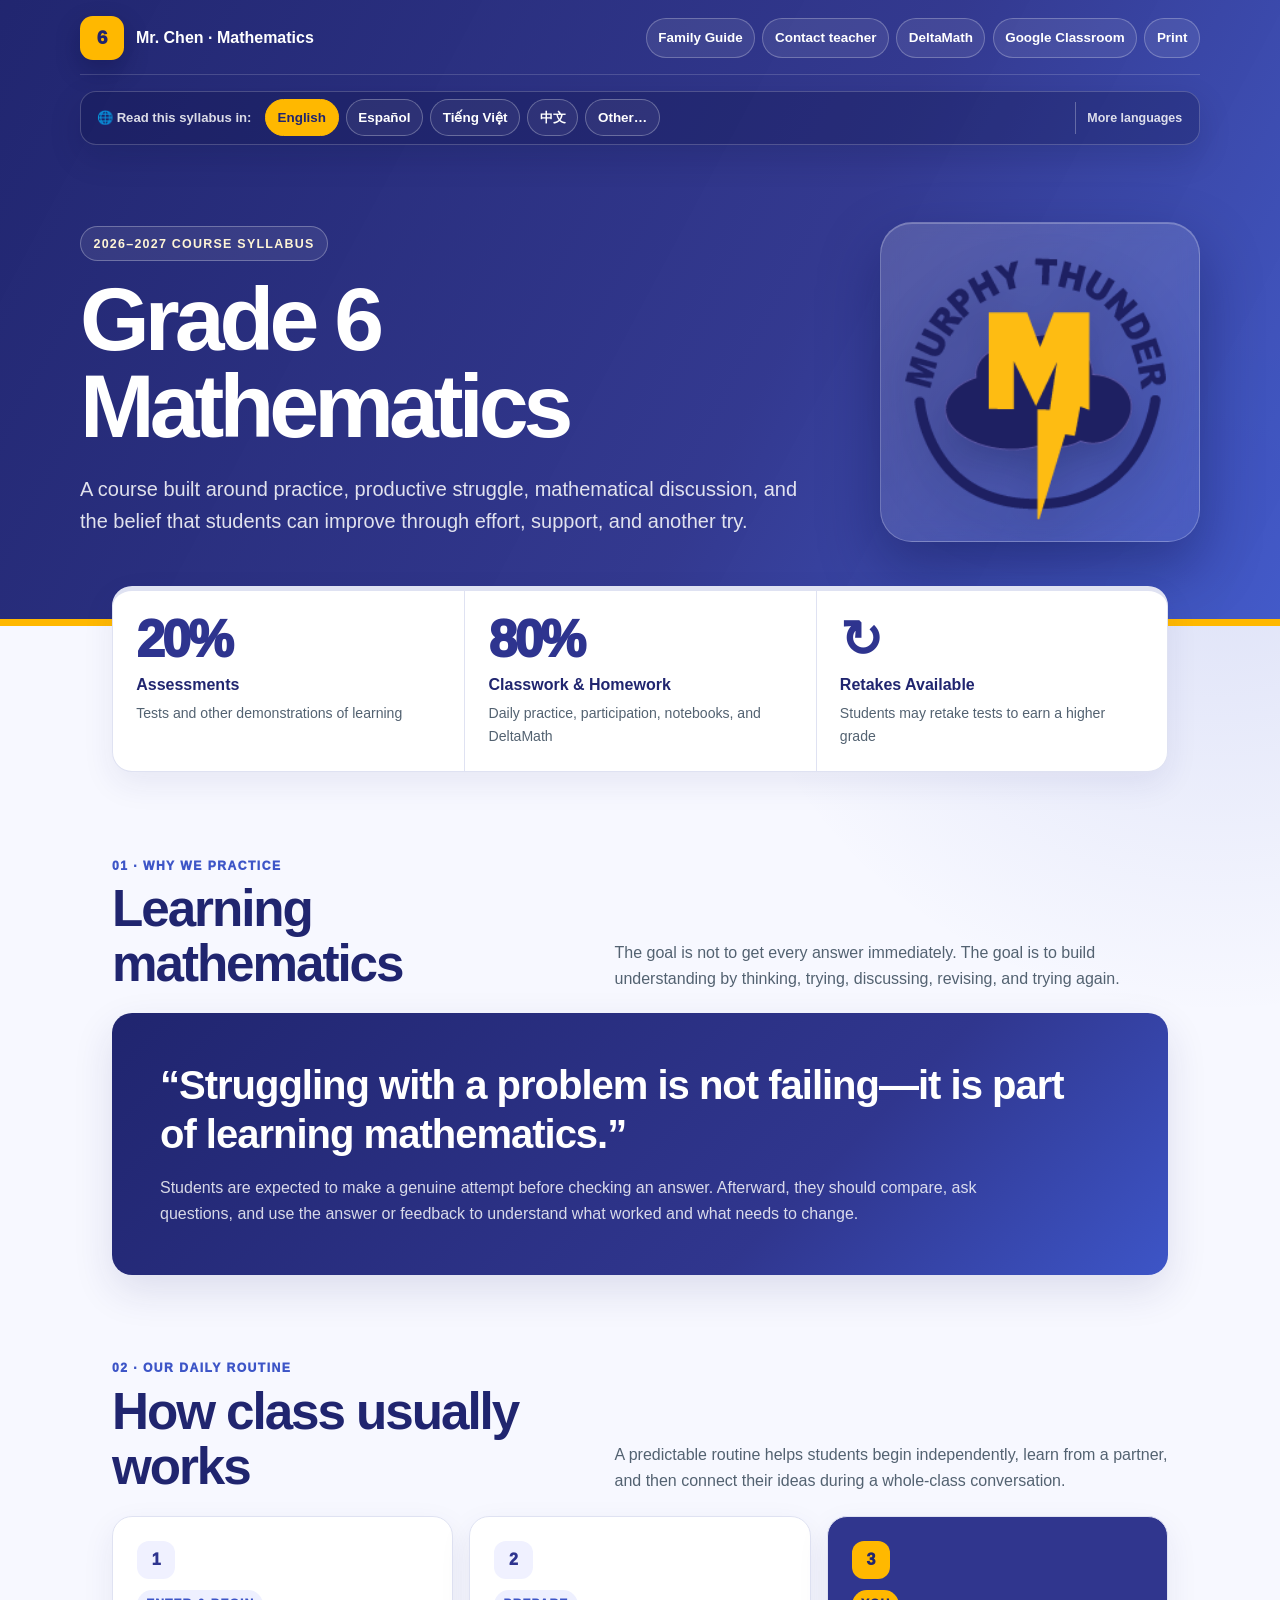
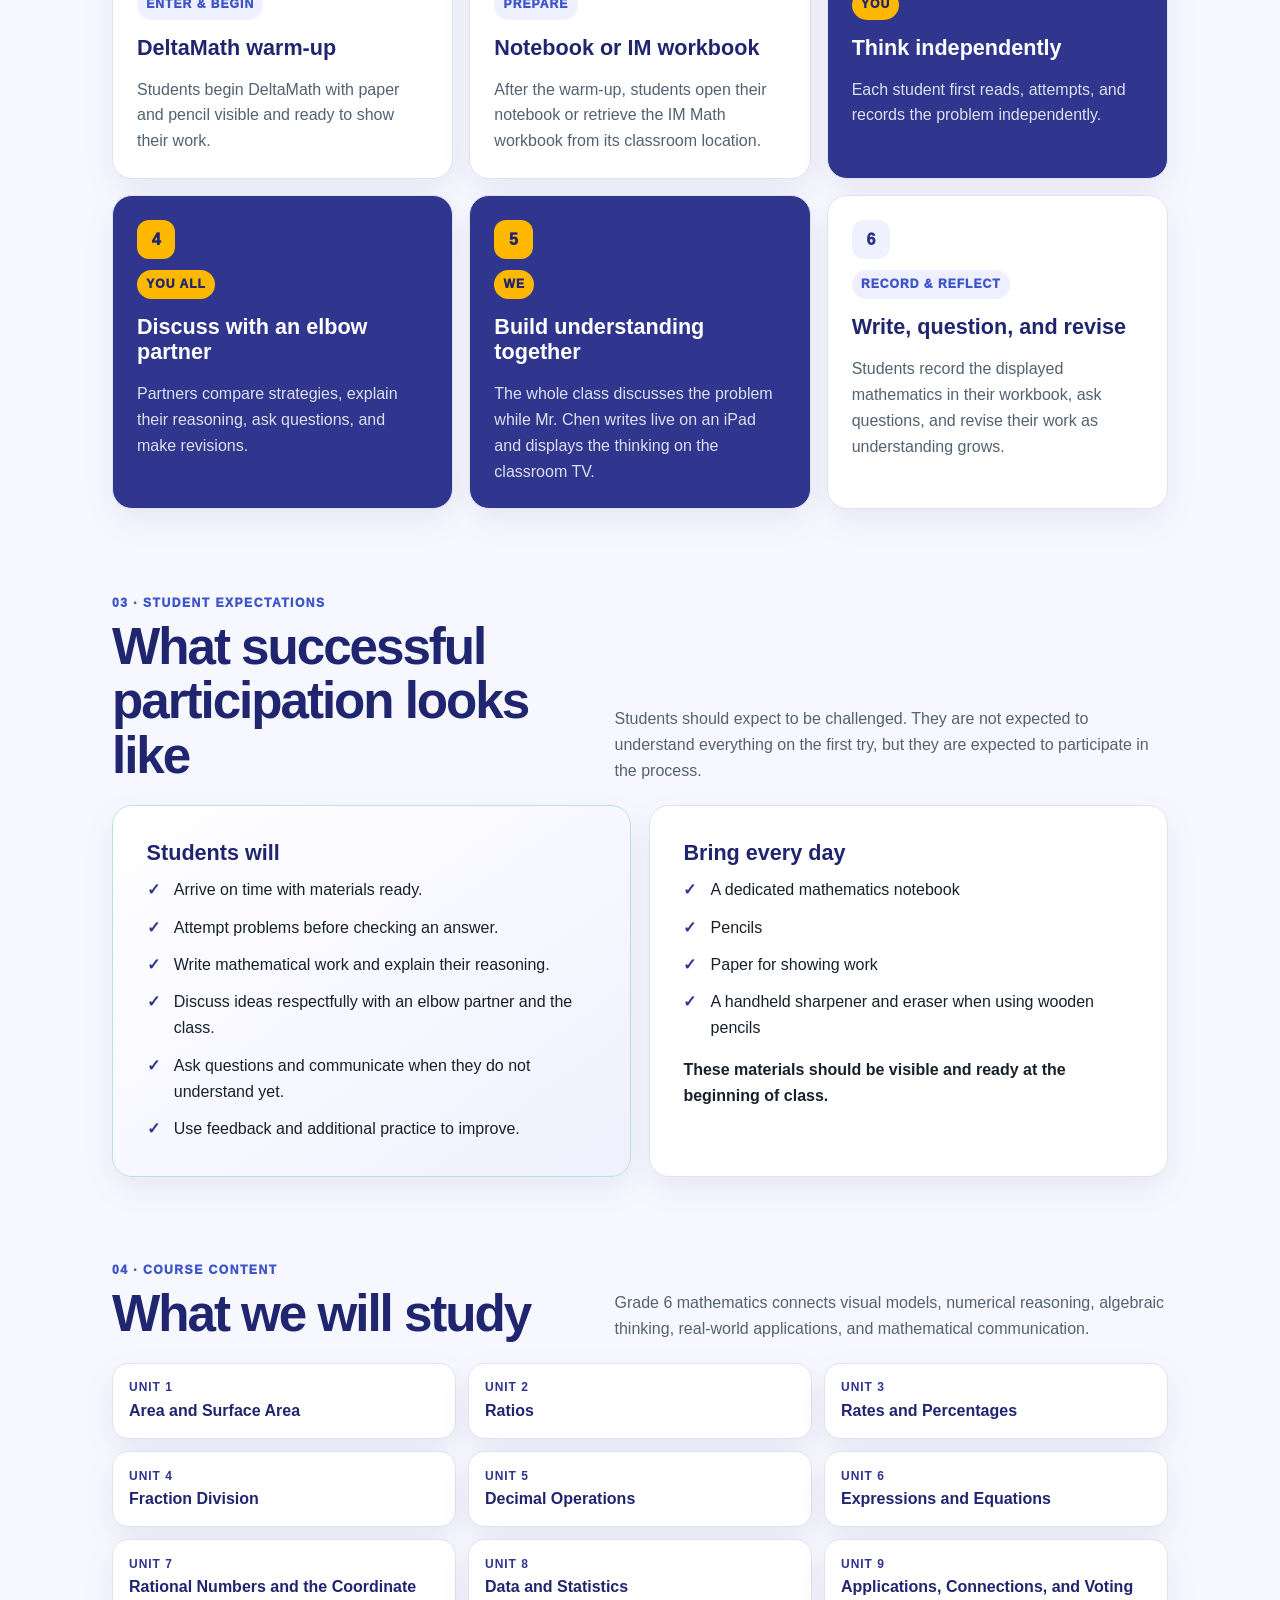
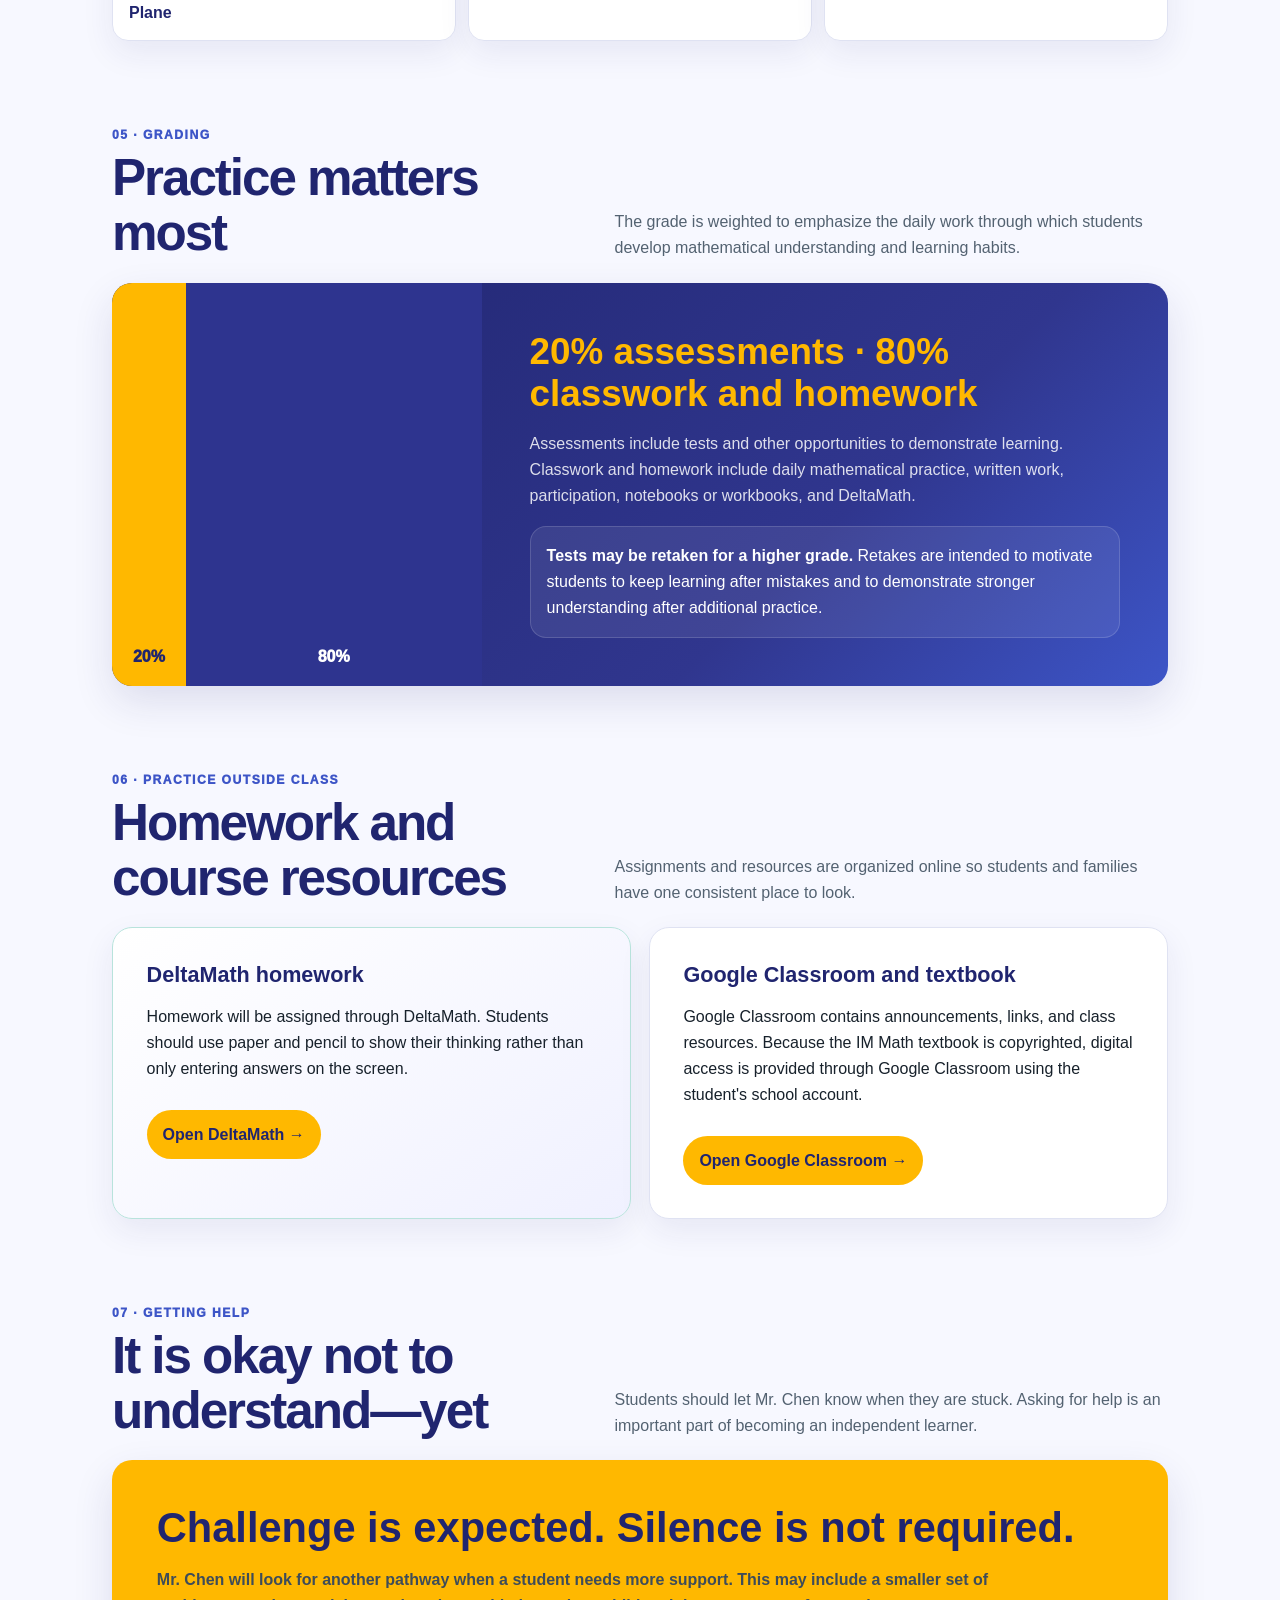
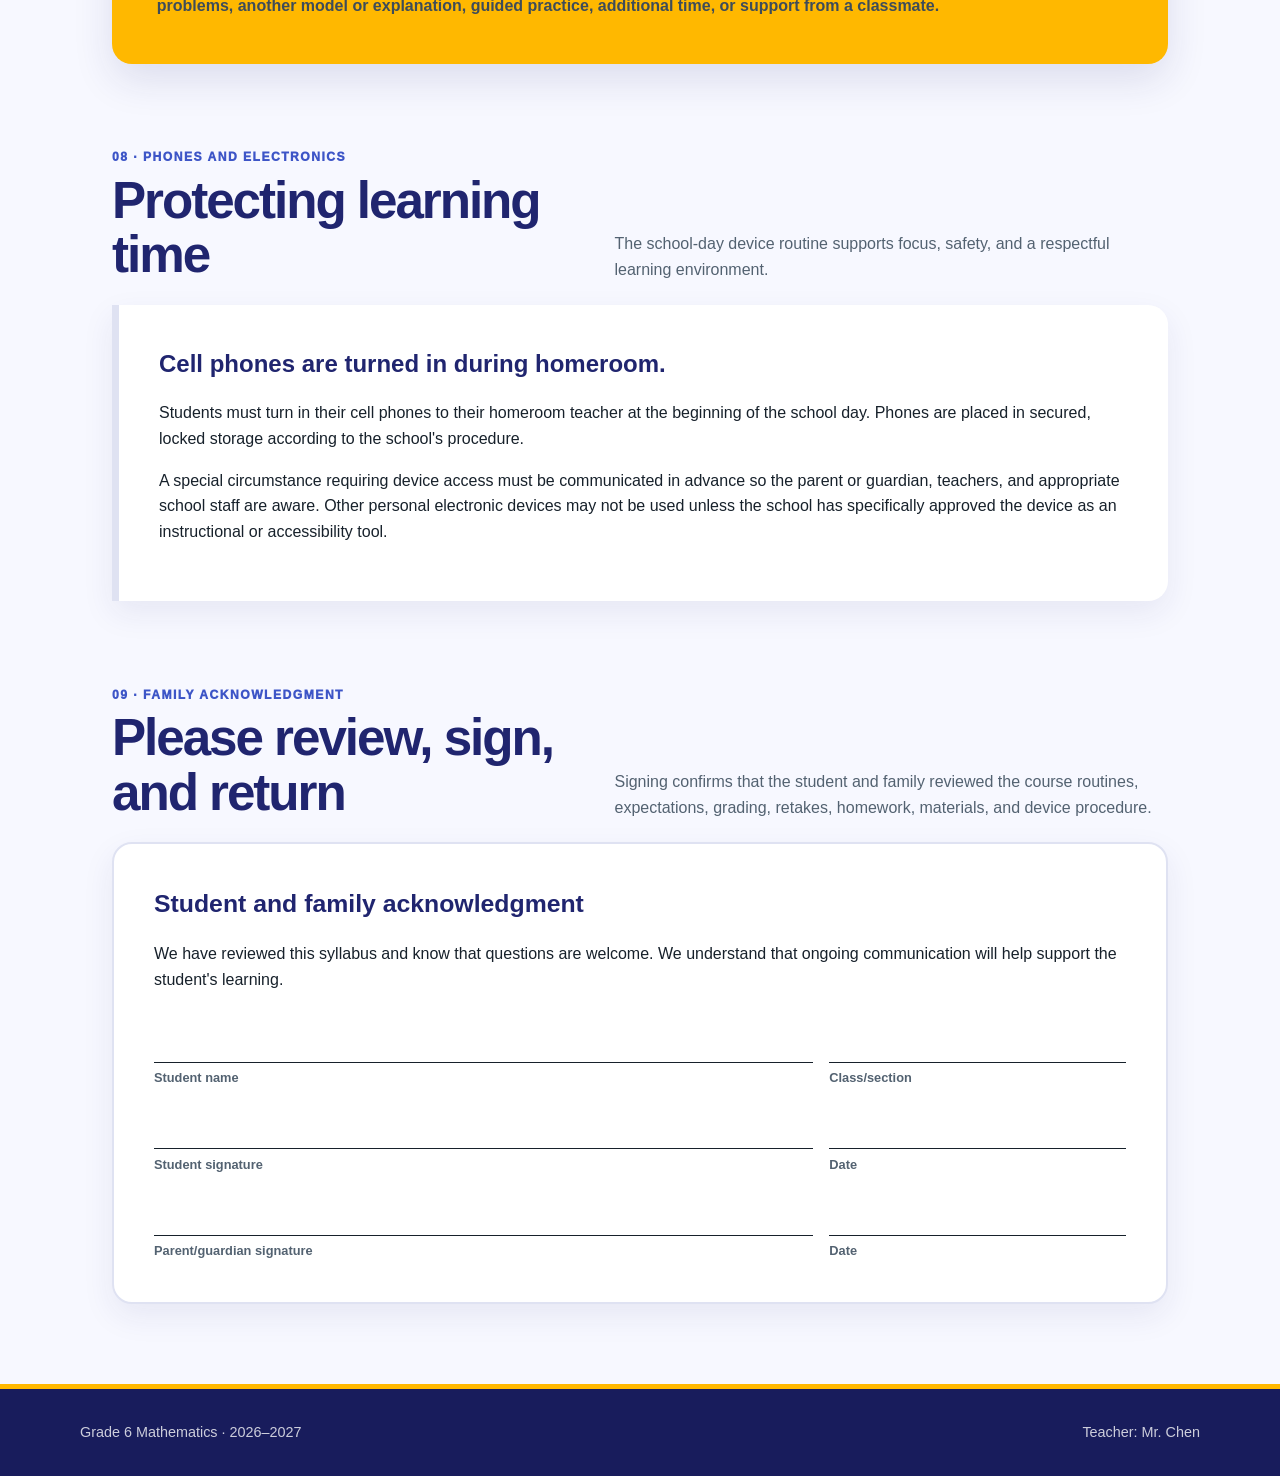
<file: syllabus.html>
<!DOCTYPE html>
<html lang="en">
<head>
  <meta charset="UTF-8">
  <meta name="viewport" content="width=device-width, initial-scale=1.0">
  <meta name="theme-color" content="#20256f">
  <meta name="description" content="Grade 6 mathematics course syllabus, routines, expectations, grading, and family acknowledgment.">
  <title>Grade 6 Mathematics | Course Syllabus</title>
  <style>
    :root {
      --navy: #20256f;
      --navy-2: #30368e;
      --blue: #3d55c7;
      --teal: #2e348f;
      --gold: #ffb800;
      --ink: #17212b;
      --muted: #536271;
      --paper: #ffffff;
      --bg: #f7f8ff;
      --line: #dfe2f2;
      --soft-blue: #eef0ff;
      --soft-teal: #f0f1ff;
      --soft-gold: #fff3c4;
      --radius: 20px;
      --shadow: 0 16px 40px rgba(32, 37, 111, 0.12);
    }

    * {
      box-sizing: border-box;
    }

    html {
      scroll-behavior: smooth;
    }

    body {
      margin: 0;
      color: var(--ink);
      background:
        radial-gradient(circle at 6% 2%, rgba(255, 184, 0, 0.2), transparent 26rem),
        radial-gradient(circle at 95% 8%, rgba(61, 85, 199, 0.15), transparent 32rem),
        var(--bg);
      font-family: Inter, "Segoe UI", Roboto, Helvetica, Arial, sans-serif;
      line-height: 1.62;
    }

    a {
      color: inherit;
    }

    .print-sheet {
      display: none;
    }

    .site-watermark {
      position: fixed;
      top: 54%;
      left: 50%;
      z-index: 0;
      width: min(44vw, 28rem);
      max-height: 58vh;
      object-fit: contain;
      opacity: 0.055;
      filter: grayscale(100%);
      pointer-events: none;
      user-select: none;
      transform: translate(-50%, -50%);
    }

    .hero,
    main,
    footer {
      position: relative;
      z-index: 1;
    }

    .skip-link {
      position: fixed;
      top: -5rem;
      left: 1rem;
      z-index: 1000;
      padding: 0.7rem 1rem;
      border-radius: 0.6rem;
      color: white;
      background: var(--navy);
    }

    .skip-link:focus {
      top: 1rem;
    }

    .hero {
      position: relative;
      overflow: hidden;
      padding: 1.2rem clamp(1rem, 4vw, 4rem) 5.5rem;
      color: white;
      background: linear-gradient(132deg, #102a43 0%, #173f5f 58%, #087f73 100%);
    }

    .hero::before {
      position: absolute;
      right: -8rem;
      top: -12rem;
      width: 27rem;
      height: 27rem;
      border: 3rem solid rgba(255, 255, 255, 0.06);
      border-radius: 50%;
      content: "";
    }

    .topbar,
    .language-list,
    .hero-inner,
    main,
    .footer-inner {
      width: min(1120px, 100%);
      margin-inline: auto;
    }

    .topbar {
      position: relative;
      z-index: 2;
      display: flex;
      align-items: center;
      justify-content: space-between;
      gap: 1rem;
    }

    .brand {
      display: flex;
      align-items: center;
      gap: 0.75rem;
      font-weight: 900;
    }

    .brand-mark {
      display: grid;
      place-items: center;
      width: 2.75rem;
      height: 2.75rem;
      border-radius: 0.9rem;
      color: var(--navy);
      background: var(--gold);
      font-size: 1.2rem;
      font-weight: 950;
    }

    .top-links {
      display: flex;
      flex-wrap: wrap;
      justify-content: flex-end;
      gap: 0.45rem;
    }

    .top-links a,
    .top-links button {
      padding: 0.48rem 0.72rem;
      border: 1px solid rgba(255, 255, 255, 0.25);
      border-radius: 99px;
      color: white;
      background: rgba(255, 255, 255, 0.08);
      cursor: pointer;
      font: inherit;
      font-size: 0.84rem;
      font-weight: 800;
      text-decoration: none;
    }

    .language-list {
      position: relative;
      z-index: 2;
      display: flex;
      align-items: center;
      flex-wrap: wrap;
      gap: 0.45rem;
      margin-top: 1rem;
      padding: 0.48rem 0.6rem;
      border: 1px solid rgba(255, 255, 255, 0.32);
      border-radius: 1rem;
      background: rgba(255, 255, 255, 0.1);
    }

    .language-list-label {
      padding: 0.2rem 0.4rem;
      color: rgba(255, 255, 255, 0.84);
      font-size: 0.82rem;
      font-weight: 850;
    }

    .language-option {
      padding: 0.42rem 0.72rem;
      border: 1px solid rgba(255, 255, 255, 0.28);
      border-radius: 99px;
      color: white;
      background: rgba(255, 255, 255, 0.06);
      cursor: pointer;
      font: inherit;
      font-size: 0.84rem;
      font-weight: 850;
    }

    .language-option:hover,
    .language-option:focus-visible {
      background: rgba(255, 255, 255, 0.17);
      outline: none;
    }

    .language-option.active,
    .language-option[aria-pressed="true"] {
      border-color: var(--gold);
      color: var(--navy);
      background: var(--gold);
    }

    .google-translate-panel {
      display: flex;
      align-items: center;
      gap: 0.45rem;
      margin-left: auto;
      padding-left: 0.7rem;
      border-left: 1px solid rgba(255, 255, 255, 0.28);
    }

    .google-translate-label {
      color: rgba(255, 255, 255, 0.84);
      font-size: 0.78rem;
      font-weight: 800;
      white-space: nowrap;
    }

    #google_translate_element {
      display: flex;
      align-items: center;
      min-height: 2rem;
    }

    #google_translate_element .goog-te-gadget {
      color: white !important;
      font-family: inherit !important;
      font-size: 0.72rem !important;
    }

    #google_translate_element .goog-te-gadget-simple {
      padding: 0.34rem 0.55rem !important;
      border: 0 !important;
      border-radius: 99px !important;
      background: white !important;
    }

    #google_translate_element .goog-te-gadget-simple a {
      color: var(--navy) !important;
      font-weight: 800 !important;
      text-decoration: none !important;
    }

    .hero-inner {
      position: relative;
      z-index: 2;
      padding-top: clamp(3.5rem, 8vw, 6rem);
    }

    .eyebrow {
      display: inline-block;
      margin: 0 0 0.9rem;
      padding: 0.4rem 0.78rem;
      border: 1px solid rgba(255, 255, 255, 0.28);
      border-radius: 99px;
      color: #fff5d6;
      background: rgba(255, 255, 255, 0.08);
      font-size: 0.78rem;
      font-weight: 900;
      letter-spacing: 0.1em;
      text-transform: uppercase;
    }

    h1 {
      max-width: 850px;
      margin: 0;
      font-size: clamp(2.7rem, 7vw, 5.6rem);
      line-height: 0.98;
      letter-spacing: -0.055em;
    }

    .hero-copy {
      max-width: 760px;
      margin: 1.35rem 0 0;
      color: rgba(255, 255, 255, 0.86);
      font-size: clamp(1.05rem, 2vw, 1.25rem);
    }

    main {
      position: relative;
      z-index: 3;
      margin-top: -2rem;
      padding: 0 clamp(0.8rem, 3vw, 2rem) 5rem;
    }

    .setup-notice {
      margin-bottom: 1.25rem;
      padding: 0.9rem 1rem;
      border: 1px solid #edc46a;
      border-radius: 0.9rem;
      color: #7a4608;
      background: var(--soft-gold);
      box-shadow: var(--shadow);
      font-weight: 700;
    }

    .grading-strip {
      display: grid;
      grid-template-columns: repeat(3, minmax(0, 1fr));
      overflow: hidden;
      border: 1px solid var(--line);
      border-radius: var(--radius);
      background: white;
      box-shadow: var(--shadow);
    }

    .grade-stat {
      padding: 1.45rem;
    }

    .grade-stat + .grade-stat {
      border-left: 1px solid var(--line);
    }

    .grade-number {
      display: block;
      color: var(--teal);
      font-size: clamp(2rem, 4vw, 3.4rem);
      font-weight: 950;
      line-height: 1;
      letter-spacing: -0.05em;
    }

    .grade-label {
      display: block;
      margin-top: 0.45rem;
      color: var(--navy);
      font-weight: 900;
    }

    .grade-note {
      display: block;
      margin-top: 0.25rem;
      color: var(--muted);
      font-size: 0.88rem;
    }

    section {
      scroll-margin-top: 1rem;
      margin-top: clamp(3.5rem, 7vw, 5.3rem);
    }

    .section-heading {
      display: grid;
      grid-template-columns: minmax(0, 0.85fr) minmax(280px, 1fr);
      align-items: end;
      gap: 2rem;
      margin-bottom: 1.35rem;
    }

    .section-kicker {
      display: block;
      margin-bottom: 0.35rem;
      color: var(--teal);
      font-size: 0.76rem;
      font-weight: 950;
      letter-spacing: 0.12em;
      text-transform: uppercase;
    }

    h2 {
      margin: 0;
      color: var(--navy);
      font-size: clamp(2rem, 4vw, 3.25rem);
      line-height: 1.07;
      letter-spacing: -0.04em;
    }

    .section-intro {
      margin: 0;
      color: var(--muted);
    }

    .purpose {
      padding: clamp(1.5rem, 4vw, 3rem);
      border-radius: var(--radius);
      color: white;
      background: linear-gradient(140deg, var(--navy), #214d70);
      box-shadow: var(--shadow);
    }

    .purpose blockquote {
      max-width: 930px;
      margin: 0;
      color: white;
      font-size: clamp(1.45rem, 3.5vw, 2.5rem);
      font-weight: 900;
      line-height: 1.22;
      letter-spacing: -0.025em;
    }

    .purpose p {
      max-width: 880px;
      margin-bottom: 0;
      color: rgba(255, 255, 255, 0.82);
    }

    .routine {
      display: grid;
      grid-template-columns: repeat(3, minmax(0, 1fr));
      gap: 1rem;
    }

    .routine-card {
      position: relative;
      padding: 1.5rem;
      border: 1px solid var(--line);
      border-radius: var(--radius);
      background: white;
      box-shadow: 0 10px 28px rgba(16, 42, 67, 0.08);
    }

    .routine-card.featured {
      color: white;
      background: var(--teal);
    }

    .routine-number {
      display: grid;
      place-items: center;
      width: 2.4rem;
      height: 2.4rem;
      border-radius: 0.75rem;
      color: var(--teal);
      background: var(--soft-teal);
      font-weight: 950;
    }

    .routine-card.featured .routine-number {
      color: var(--navy);
      background: var(--gold);
    }

    .routine-card h3 {
      margin: 1rem 0 0.45rem;
      color: var(--navy);
      font-size: 1.35rem;
      line-height: 1.15;
    }

    .routine-card.featured h3 {
      color: white;
    }

    .routine-card p {
      margin-bottom: 0;
      color: var(--muted);
    }

    .routine-card.featured p {
      color: rgba(255, 255, 255, 0.84);
    }

    .flow-label {
      display: inline-block;
      margin-top: 0.7rem;
      padding: 0.3rem 0.58rem;
      border-radius: 99px;
      color: var(--blue);
      background: var(--soft-blue);
      font-size: 0.76rem;
      font-weight: 950;
      letter-spacing: 0.08em;
      text-transform: uppercase;
    }

    .routine-card.featured .flow-label {
      color: var(--navy);
      background: var(--gold);
    }

    .two-column {
      display: grid;
      grid-template-columns: repeat(2, minmax(0, 1fr));
      gap: 1.1rem;
    }

    .card {
      padding: clamp(1.35rem, 3vw, 2.1rem);
      border: 1px solid var(--line);
      border-radius: var(--radius);
      background: white;
      box-shadow: 0 10px 28px rgba(16, 42, 67, 0.08);
    }

    .card.accent {
      border-color: #b8e3dc;
      background: linear-gradient(145deg, white, var(--soft-teal));
    }

    .card h3 {
      margin: 0 0 0.7rem;
      color: var(--navy);
      font-size: 1.35rem;
      line-height: 1.2;
    }

    .check-list,
    .topic-list {
      margin: 0;
      padding: 0;
      list-style: none;
    }

    .check-list li {
      position: relative;
      padding-left: 1.7rem;
    }

    .check-list li + li {
      margin-top: 0.72rem;
    }

    .check-list li::before {
      position: absolute;
      left: 0;
      color: var(--teal);
      content: "✓";
      font-weight: 950;
    }

    .topics {
      display: grid;
      grid-template-columns: repeat(3, minmax(0, 1fr));
      gap: 0.75rem;
      margin: 0;
      padding: 0;
      list-style: none;
    }

    .topics li {
      padding: 0.9rem 1rem;
      border: 1px solid var(--line);
      border-radius: 1rem;
      color: var(--navy);
      background: white;
      font-weight: 850;
      box-shadow: 0 6px 18px rgba(16, 42, 67, 0.06);
    }

    .topics strong {
      display: block;
      color: var(--teal);
      font-size: 0.75rem;
      letter-spacing: 0.08em;
      text-transform: uppercase;
    }

    .grading {
      display: grid;
      grid-template-columns: 0.7fr 1.3fr;
      overflow: hidden;
      border-radius: var(--radius);
      color: white;
      background: var(--navy);
      box-shadow: var(--shadow);
    }

    .grading-chart {
      display: grid;
      grid-template-columns: 20% 80%;
      min-height: 255px;
    }

    .grading-chart > div {
      display: grid;
      place-items: end center;
      padding: 1rem 0.35rem;
      text-align: center;
      font-weight: 950;
    }

    .assessment-bar {
      color: var(--navy);
      background: var(--gold);
    }

    .practice-bar {
      color: white;
      background: var(--teal);
    }

    .grading-copy {
      padding: clamp(1.5rem, 4vw, 3rem);
    }

    .grading-copy h3 {
      margin: 0;
      color: var(--gold);
      font-size: clamp(1.55rem, 3vw, 2.3rem);
      line-height: 1.15;
    }

    .grading-copy p {
      color: rgba(255, 255, 255, 0.84);
    }

    .retake-note {
      margin-top: 1.1rem;
      padding: 1rem;
      border: 1px solid rgba(255, 255, 255, 0.15);
      border-radius: 1rem;
      background: rgba(255, 255, 255, 0.08);
    }

    .policy {
      padding: clamp(1.4rem, 4vw, 2.5rem);
      border-left: 7px solid var(--gold);
      border-radius: 0 var(--radius) var(--radius) 0;
      background: white;
      box-shadow: var(--shadow);
    }

    .policy h3 {
      margin: 0 0 0.6rem;
      color: var(--navy);
      font-size: 1.5rem;
    }

    .support-callout {
      padding: clamp(1.5rem, 4vw, 2.8rem);
      border-radius: var(--radius);
      color: var(--navy);
      background: var(--gold);
      box-shadow: var(--shadow);
    }

    .support-callout h3 {
      margin: 0;
      font-size: clamp(1.7rem, 3.4vw, 2.6rem);
      line-height: 1.1;
    }

    .support-callout p {
      max-width: 900px;
      margin-bottom: 0;
      color: #3e4c59;
      font-weight: 650;
    }

    .signature-box {
      padding: clamp(1.4rem, 4vw, 2.5rem);
      border: 2px solid var(--navy);
      border-radius: var(--radius);
      background: white;
    }

    .signature-box h3 {
      margin: 0;
      color: var(--navy);
      font-size: 1.55rem;
    }

    .signature-grid {
      display: grid;
      grid-template-columns: 1fr 0.45fr;
      gap: 1.6rem 1rem;
      margin-top: 2.2rem;
    }

    .signature-line {
      min-height: 2.2rem;
      border-bottom: 1.5px solid var(--ink);
    }

    .signature-label {
      display: block;
      margin-top: 0.32rem;
      color: var(--muted);
      font-size: 0.8rem;
      font-weight: 750;
    }

    dialog {
      width: min(520px, calc(100% - 2rem));
      padding: 1.6rem;
      border: 0;
      border-radius: 1.2rem;
      box-shadow: 0 30px 80px rgba(16, 42, 67, 0.35);
    }

    dialog::backdrop {
      background: rgba(16, 42, 67, 0.68);
      backdrop-filter: blur(4px);
    }

    dialog h2 {
      font-size: 1.8rem;
    }

    .button {
      display: inline-flex;
      justify-content: center;
      margin-top: 0.8rem;
      padding: 0.7rem 1rem;
      border: 0;
      border-radius: 0.75rem;
      color: var(--navy);
      background: var(--gold);
      cursor: pointer;
      font: inherit;
      font-weight: 900;
      text-decoration: none;
    }

    .disabled,
    [aria-disabled="true"] {
      cursor: not-allowed;
      opacity: 0.65;
    }

    footer {
      padding: 2rem clamp(1rem, 4vw, 4rem);
      color: rgba(255, 255, 255, 0.78);
      background: var(--navy);
    }

    .footer-inner {
      display: flex;
      justify-content: space-between;
      gap: 1rem;
      font-size: 0.9rem;
    }

    /* Murphy Thunder brand refresh */
    .site-watermark {
      width: min(52vw, 34rem);
      opacity: 0.026;
      filter: none;
    }

    .hero {
      padding: 1rem clamp(1rem, 4vw, 4rem) 4.8rem;
      border-bottom: 0.45rem solid var(--gold);
      background: linear-gradient(118deg, rgba(32, 37, 111, 0.995) 0%, rgba(48, 54, 142, 0.985) 60%, rgba(61, 85, 199, 0.965) 100%);
    }

    .hero::before {
      display: none;
    }

    .topbar {
      padding-bottom: 0.85rem;
      border-bottom: 1px solid rgba(255, 255, 255, 0.16);
    }

    .brand-mark {
      border-radius: 0.8rem;
      box-shadow: 0 10px 24px rgba(7, 10, 56, 0.3);
    }

    .language-list {
      border-color: rgba(255, 255, 255, 0.2);
      background: rgba(9, 12, 63, 0.28);
      box-shadow: 0 12px 32px rgba(7, 10, 56, 0.16);
    }

    .hero-inner {
      display: grid;
      grid-template-columns: minmax(0, 1fr) minmax(220px, 320px);
      align-items: center;
      gap: clamp(2rem, 6vw, 5rem);
      padding-top: clamp(2.8rem, 6vw, 4.8rem);
    }

    .hero-copy-block {
      min-width: 0;
    }

    .hero-logo-panel {
      display: grid;
      place-items: center;
      justify-self: end;
      width: min(100%, 20rem);
      aspect-ratio: 1;
      padding: 1.15rem;
      border: 1px solid rgba(255, 255, 255, 0.23);
      border-radius: 2rem;
      background: linear-gradient(145deg, rgba(255, 255, 255, 0.16), rgba(255, 255, 255, 0.055));
      box-shadow: 0 26px 60px rgba(7, 10, 56, 0.34), inset 0 1px 0 rgba(255, 255, 255, 0.24);
      backdrop-filter: blur(10px);
    }

    .hero-logo {
      display: block;
      width: 100%;
      height: auto;
      filter: drop-shadow(0 18px 22px rgba(7, 10, 56, 0.3));
    }

    h1 {
      font-size: clamp(3rem, 7vw, 5.8rem);
    }

    .button {
      border-radius: 99px;
    }

    main {
      margin-top: -2.5rem;
    }

    .grading-strip {
      border-top: 5px solid var(--gold);
    }

    .purpose,
    .grading {
      background: linear-gradient(135deg, var(--navy) 0%, #30368e 66%, var(--blue) 100%);
    }

    .routine-card.featured {
      background: var(--navy-2);
    }

    .card,
    .routine-card,
    .grading-strip,
    .policy,
    .signature-box,
    .topics li {
      border-color: var(--line);
      box-shadow: 0 12px 32px rgba(32, 37, 111, 0.08);
    }

    .section-kicker {
      color: var(--blue);
    }

    footer {
      border-top: 0.35rem solid var(--gold);
      background: #181c5c;
    }

    @media (max-width: 820px) {
      .hero-inner {
        grid-template-columns: minmax(0, 1fr) minmax(170px, 220px);
        gap: 1.5rem;
      }

      .grading-strip,
      .routine,
      .topics,
      .two-column,
      .section-heading,
      .grading {
        grid-template-columns: 1fr;
      }

      .grade-stat + .grade-stat {
        border-top: 1px solid var(--line);
        border-left: 0;
      }

      .section-heading {
        align-items: start;
        gap: 0.8rem;
      }

      .grading-chart {
        min-height: 150px;
      }
    }

    @media (max-width: 560px) {
      .hero-inner {
        grid-template-columns: 1fr;
        padding-top: 2.25rem;
      }

      .hero-logo-panel {
        order: -1;
        justify-self: center;
        width: min(55vw, 180px);
        padding: 0.75rem;
        border-radius: 1.5rem;
      }

      .topbar {
        align-items: flex-start;
      }

      .top-links {
        display: none;
      }

      .language-list-label {
        width: 100%;
      }

      .language-option {
        flex: 1 1 auto;
      }

      .google-translate-panel {
        justify-content: space-between;
        width: 100%;
        margin-left: 0;
        padding: 0.5rem 0.2rem 0;
        border-top: 1px solid rgba(255, 255, 255, 0.28);
        border-left: 0;
      }

      .signature-grid {
        grid-template-columns: 1fr;
      }
    }

    @page {
      size: Letter portrait;
      margin: 0.28in;
    }

    @media print {
      html,
      body {
        width: auto;
        min-height: 0;
        margin: 0;
        padding: 0;
        color: #111827;
        background: white;
      }

      body {
        font-family: Arial, Helvetica, sans-serif;
        font-size: 7.8pt;
        line-height: 1.18;
        -webkit-print-color-adjust: exact;
        print-color-adjust: exact;
      }

      html[lang="es"] body,
      html[lang="vi"] body {
        font-size: 7.35pt;
      }

      .skip-link,
      .hero,
      main,
      dialog,
      footer {
        display: none !important;
      }

      .print-sheet {
        position: relative;
        z-index: 1;
        display: block !important;
        width: 100%;
        margin: 0;
      }

      .site-watermark {
        top: 52%;
        width: 4.6in;
        max-height: 5.5in;
        opacity: 0.055;
      }

      .print-sheet * {
        box-shadow: none !important;
      }

      .print-header {
        display: grid;
        grid-template-columns: 1fr auto;
        align-items: end;
        gap: 0.18in;
        padding: 0.08in 0.12in;
        border: 1.4pt solid #20256f;
        border-radius: 0.08in;
        background: #eef0ff;
      }

      .print-kicker {
        margin: 0 0 0.01in;
        color: #3d55c7;
        font-size: 6.7pt;
        font-weight: 800;
        letter-spacing: 0.05em;
        text-transform: uppercase;
      }

      .print-header h1 {
        margin: 0;
        color: #20256f;
        font-size: 18pt;
        line-height: 1;
      }

      .print-contact {
        text-align: right;
        white-space: nowrap;
      }

      .print-contact strong {
        color: #20256f;
        font-size: 9pt;
      }

      .print-summary {
        display: grid;
        grid-template-columns: repeat(3, 1fr);
        gap: 0.06in;
        margin: 0.07in 0;
      }

      .print-stat {
        padding: 0.045in 0.06in;
        border: 0.8pt solid #94a3b8;
        border-radius: 0.055in;
        text-align: center;
      }

      .print-stat strong {
        display: inline-block;
        margin-right: 0.035in;
        color: #20256f;
        font-size: 10pt;
      }

      .print-columns {
        display: table;
        width: calc(100% + 0.065in);
        margin-left: -0.0325in;
        margin-top: 0.065in;
        border-collapse: separate;
        border-spacing: 0.0325in 0;
        table-layout: fixed;
      }

      .print-column {
        display: table-cell;
        width: 50%;
        vertical-align: top;
      }

      .print-column .print-card + .print-card {
        margin-top: 0.065in;
      }

      .print-card {
        margin: 0;
        padding: 0.065in 0.075in;
        border: 0.75pt solid #a8b3bf;
        border-radius: 0.055in;
        break-inside: avoid;
      }

      .print-card h2 {
        margin: 0 0 0.025in;
        padding-bottom: 0.018in;
        border-bottom: 0.65pt solid #d4dce5;
        color: #20256f;
        font-size: 8.5pt;
        line-height: 1.05;
      }

      .print-card p {
        margin: 0.025in 0 0;
      }

      .print-card ul,
      .print-card ol {
        margin: 0.025in 0 0;
        padding-left: 0.17in;
      }

      .print-card li {
        margin: 0.008in 0;
      }

      .print-wide {
        margin: 0.065in 0 0;
      }

      .print-topics {
        display: grid;
        grid-template-columns: repeat(3, 1fr);
        column-gap: 0.12in;
        row-gap: 0.01in;
        list-style-position: inside;
        padding-left: 0 !important;
      }

      .print-topics strong {
        margin-right: 0.035in;
      }

      .print-resources {
        display: flex;
        flex-wrap: wrap;
        gap: 0.035in 0.1in;
        margin-top: 0.035in;
      }

      .print-sheet a {
        color: #0645ad;
        font-weight: 700;
        text-decoration: underline;
      }

      .print-signatures {
        display: grid;
        grid-template-columns: 1.3fr 0.7fr 1.3fr 0.7fr;
        gap: 0.08in;
        margin-top: 0.055in;
      }

      .print-signature-line {
        min-height: 0.19in;
        border-bottom: 0.7pt solid #334155;
      }

      .print-signature-label {
        display: block;
        margin-top: 0.015in;
        color: #475569;
        font-size: 6.2pt;
      }
    }
  </style>
</head>
<body>
  <a class="skip-link" href="#main-content">Skip to main content</a>
  <img class="site-watermark" src="https://mr-chen-k12.github.io/school/murphy-logo.png" alt="" aria-hidden="true">

  <header class="hero">
    <div class="topbar">
      <div class="brand">
        <span class="brand-mark" aria-hidden="true">6</span>
        <span><span data-config="teacherName">Mr. Chen</span> · Mathematics</span>
      </div>
      <div class="top-links">
        <a href="index.html">Family Guide</a>
        <a class="email-link" href="#" aria-disabled="true">Contact teacher</a>
        <a class="deltamath-link" href="https://www.deltamath.com/" target="_blank" rel="noopener">DeltaMath</a>
        <a class="classroom-link" href="https://classroom.google.com/" target="_blank" rel="noopener">Google Classroom</a>
        <button type="button" onclick="window.print()">Print</button>
      </div>
    </div>

    <div class="language-list" aria-label="Choose a language">
      <span class="language-list-label">🌐 Read this syllabus in:</span>
      <button class="language-option active" type="button" data-language="en" aria-pressed="true">English</button>
      <button class="language-option" type="button" data-language="es" aria-pressed="false">Español</button>
      <button class="language-option" type="button" data-language="vi" aria-pressed="false">Tiếng Việt</button>
      <button class="language-option" type="button" data-language="zh" aria-pressed="false">中文</button>
      <button class="language-option" type="button" data-language="other" aria-pressed="false">Other…</button>
      <div class="google-translate-panel">
        <span class="google-translate-label">More languages</span>
        <div id="google_translate_element" aria-label="Google Translate language selector"></div>
      </div>
    </div>

    <div class="hero-inner">
      <div class="hero-copy-block">
        <span class="eyebrow">2026–2027 Course Syllabus</span>
        <h1>Grade 6<br>Mathematics</h1>
        <p class="hero-copy">
          A course built around practice, productive struggle, mathematical discussion,
          and the belief that students can improve through effort, support, and another try.
        </p>
      </div>
      <div class="hero-logo-panel" aria-hidden="true">
        <img class="hero-logo" src="https://mr-chen-k12.github.io/school/murphy-logo.png" alt="">
      </div>
    </div>
  </header>

  <main id="main-content">
    <div class="setup-notice" id="setup-notice">
      Before sharing: add the teacher email and Google Classroom link in the
      <strong>PAGE_CONFIG</strong> section near the bottom of this file.
    </div>

    <div class="grading-strip" aria-label="Grading summary">
      <div class="grade-stat">
        <span class="grade-number">20%</span>
        <span class="grade-label">Assessments</span>
        <span class="grade-note">Tests and other demonstrations of learning</span>
      </div>
      <div class="grade-stat">
        <span class="grade-number">80%</span>
        <span class="grade-label">Classwork &amp; Homework</span>
        <span class="grade-note">Daily practice, participation, notebooks, and DeltaMath</span>
      </div>
      <div class="grade-stat">
        <span class="grade-number">↻</span>
        <span class="grade-label">Retakes Available</span>
        <span class="grade-note">Students may retake tests to earn a higher grade</span>
      </div>
    </div>

    <section id="purpose">
      <div class="section-heading">
        <div>
          <span class="section-kicker">01 · Why we practice</span>
          <h2>Learning mathematics</h2>
        </div>
        <p class="section-intro">
          The goal is not to get every answer immediately. The goal is to build
          understanding by thinking, trying, discussing, revising, and trying again.
        </p>
      </div>

      <div class="purpose">
        <blockquote>“Struggling with a problem is not failing—it is part of learning mathematics.”</blockquote>
        <p>
          Students are expected to make a genuine attempt before checking an answer.
          Afterward, they should compare, ask questions, and use the answer or feedback
          to understand what worked and what needs to change.
        </p>
      </div>
    </section>

    <section id="routine">
      <div class="section-heading">
        <div>
          <span class="section-kicker">02 · Our daily routine</span>
          <h2>How class usually works</h2>
        </div>
        <p class="section-intro">
          A predictable routine helps students begin independently, learn from a partner,
          and then connect their ideas during a whole-class conversation.
        </p>
      </div>

      <div class="routine">
        <article class="routine-card">
          <span class="routine-number">1</span>
          <span class="flow-label">Enter &amp; begin</span>
          <h3>DeltaMath warm-up</h3>
          <p>Students begin DeltaMath with paper and pencil visible and ready to show their work.</p>
        </article>
        <article class="routine-card">
          <span class="routine-number">2</span>
          <span class="flow-label">Prepare</span>
          <h3>Notebook or IM workbook</h3>
          <p>After the warm-up, students open their notebook or retrieve the IM Math workbook from its classroom location.</p>
        </article>
        <article class="routine-card featured">
          <span class="routine-number">3</span>
          <span class="flow-label">You</span>
          <h3>Think independently</h3>
          <p>Each student first reads, attempts, and records the problem independently.</p>
        </article>
        <article class="routine-card featured">
          <span class="routine-number">4</span>
          <span class="flow-label">You All</span>
          <h3>Discuss with an elbow partner</h3>
          <p>Partners compare strategies, explain their reasoning, ask questions, and make revisions.</p>
        </article>
        <article class="routine-card featured">
          <span class="routine-number">5</span>
          <span class="flow-label">We</span>
          <h3>Build understanding together</h3>
          <p>The whole class discusses the problem while Mr. Chen writes live on an iPad and displays the thinking on the classroom TV.</p>
        </article>
        <article class="routine-card">
          <span class="routine-number">6</span>
          <span class="flow-label">Record &amp; reflect</span>
          <h3>Write, question, and revise</h3>
          <p>Students record the displayed mathematics in their workbook, ask questions, and revise their work as understanding grows.</p>
        </article>
      </div>
    </section>

    <section id="expectations">
      <div class="section-heading">
        <div>
          <span class="section-kicker">03 · Student expectations</span>
          <h2>What successful participation looks like</h2>
        </div>
        <p class="section-intro">
          Students should expect to be challenged. They are not expected to understand
          everything on the first try, but they are expected to participate in the process.
        </p>
      </div>

      <div class="two-column">
        <article class="card accent">
          <h3>Students will</h3>
          <ul class="check-list">
            <li>Arrive on time with materials ready.</li>
            <li>Attempt problems before checking an answer.</li>
            <li>Write mathematical work and explain their reasoning.</li>
            <li>Discuss ideas respectfully with an elbow partner and the class.</li>
            <li>Ask questions and communicate when they do not understand yet.</li>
            <li>Use feedback and additional practice to improve.</li>
          </ul>
        </article>
        <article class="card">
          <h3>Bring every day</h3>
          <ul class="check-list">
            <li>A dedicated mathematics notebook</li>
            <li>Pencils</li>
            <li>Paper for showing work</li>
            <li>A handheld sharpener and eraser when using wooden pencils</li>
          </ul>
          <p><strong>These materials should be visible and ready at the beginning of class.</strong></p>
        </article>
      </div>
    </section>

    <section id="topics">
      <div class="section-heading">
        <div>
          <span class="section-kicker">04 · Course content</span>
          <h2>What we will study</h2>
        </div>
        <p class="section-intro">
          Grade 6 mathematics connects visual models, numerical reasoning,
          algebraic thinking, real-world applications, and mathematical communication.
        </p>
      </div>

      <ol class="topics">
        <li><strong>Unit 1</strong>Area and Surface Area</li>
        <li><strong>Unit 2</strong>Ratios</li>
        <li><strong>Unit 3</strong>Rates and Percentages</li>
        <li><strong>Unit 4</strong>Fraction Division</li>
        <li><strong>Unit 5</strong>Decimal Operations</li>
        <li><strong>Unit 6</strong>Expressions and Equations</li>
        <li><strong>Unit 7</strong>Rational Numbers and the Coordinate Plane</li>
        <li><strong>Unit 8</strong>Data and Statistics</li>
        <li><strong>Unit 9</strong>Applications, Connections, and Voting</li>
      </ol>
    </section>

    <section id="grading">
      <div class="section-heading">
        <div>
          <span class="section-kicker">05 · Grading</span>
          <h2>Practice matters most</h2>
        </div>
        <p class="section-intro">
          The grade is weighted to emphasize the daily work through which students
          develop mathematical understanding and learning habits.
        </p>
      </div>

      <div class="grading">
        <div class="grading-chart" aria-hidden="true">
          <div class="assessment-bar">20%</div>
          <div class="practice-bar">80%</div>
        </div>
        <div class="grading-copy">
          <h3>20% assessments · 80% classwork and homework</h3>
          <p>
            Assessments include tests and other opportunities to demonstrate learning.
            Classwork and homework include daily mathematical practice, written work,
            participation, notebooks or workbooks, and DeltaMath.
          </p>
          <div class="retake-note">
            <strong>Tests may be retaken for a higher grade.</strong>
            Retakes are intended to motivate students to keep learning after mistakes
            and to demonstrate stronger understanding after additional practice.
          </div>
        </div>
      </div>
    </section>

    <section id="homework">
      <div class="section-heading">
        <div>
          <span class="section-kicker">06 · Practice outside class</span>
          <h2>Homework and course resources</h2>
        </div>
        <p class="section-intro">
          Assignments and resources are organized online so students and families
          have one consistent place to look.
        </p>
      </div>

      <div class="two-column">
        <article class="card accent">
          <h3>DeltaMath homework</h3>
          <p>
            Homework will be assigned through DeltaMath. Students should use paper and
            pencil to show their thinking rather than only entering answers on the screen.
          </p>
          <a class="button deltamath-link" href="https://www.deltamath.com/" target="_blank" rel="noopener">Open DeltaMath →</a>
        </article>
        <article class="card">
          <h3>Google Classroom and textbook</h3>
          <p>
            Google Classroom contains announcements, links, and class resources.
            Because the IM Math textbook is copyrighted, digital access is provided
            through Google Classroom using the student's school account.
          </p>
          <a class="button classroom-link" href="https://classroom.google.com/" target="_blank" rel="noopener">Open Google Classroom →</a>
        </article>
      </div>
    </section>

    <section id="support">
      <div class="section-heading">
        <div>
          <span class="section-kicker">07 · Getting help</span>
          <h2>It is okay not to understand—yet</h2>
        </div>
        <p class="section-intro">
          Students should let Mr. Chen know when they are stuck. Asking for help is
          an important part of becoming an independent learner.
        </p>
      </div>

      <div class="support-callout">
        <h3>Challenge is expected. Silence is not required.</h3>
        <p>
          Mr. Chen will look for another pathway when a student needs more support.
          This may include a smaller set of problems, another model or explanation,
          guided practice, additional time, or support from a classmate.
        </p>
      </div>
    </section>

    <section id="devices">
      <div class="section-heading">
        <div>
          <span class="section-kicker">08 · Phones and electronics</span>
          <h2>Protecting learning time</h2>
        </div>
        <p class="section-intro">
          The school-day device routine supports focus, safety, and a respectful
          learning environment.
        </p>
      </div>

      <div class="policy">
        <h3>Cell phones are turned in during homeroom.</h3>
        <p>
          Students must turn in their cell phones to their homeroom teacher at the
          beginning of the school day. Phones are placed in secured, locked storage
          according to the school's procedure.
        </p>
        <p>
          A special circumstance requiring device access must be communicated in
          advance so the parent or guardian, teachers, and appropriate school staff
          are aware. Other personal electronic devices may not be used unless the
          school has specifically approved the device as an instructional or
          accessibility tool.
        </p>
      </div>
    </section>

    <section id="acknowledgment">
      <div class="section-heading">
        <div>
          <span class="section-kicker">09 · Family acknowledgment</span>
          <h2>Please review, sign, and return</h2>
        </div>
        <p class="section-intro">
          Signing confirms that the student and family reviewed the course routines,
          expectations, grading, retakes, homework, materials, and device procedure.
        </p>
      </div>

      <div class="signature-box">
        <h3>Student and family acknowledgment</h3>
        <p>
          We have reviewed this syllabus and know that questions are welcome.
          We understand that ongoing communication will help support the student's learning.
        </p>
        <div class="signature-grid">
          <div><div class="signature-line"></div><span class="signature-label">Student name</span></div>
          <div><div class="signature-line"></div><span class="signature-label">Class/section</span></div>
          <div><div class="signature-line"></div><span class="signature-label">Student signature</span></div>
          <div><div class="signature-line"></div><span class="signature-label">Date</span></div>
          <div><div class="signature-line"></div><span class="signature-label">Parent/guardian signature</span></div>
          <div><div class="signature-line"></div><span class="signature-label">Date</span></div>
        </div>
      </div>
    </section>
  </main>

  <section class="print-sheet" aria-label="Printable course syllabus">
    <div class="print-header">
      <div>
        <p class="print-kicker">2026–2027 Course Syllabus</p>
        <h1>Grade 6 Mathematics</h1>
      </div>
      <div class="print-contact">
        <strong data-config="teacherName">Mr. Chen</strong><br>
        <a class="email-link" href="mailto:ychen2@bostonpublicschools.org">ychen2@bostonpublicschools.org</a>
      </div>
    </div>

    <div class="print-summary" aria-label="Grading summary">
      <div class="print-stat"><strong>20%</strong> Assessments</div>
      <div class="print-stat"><strong>80%</strong> Classwork &amp; Homework</div>
      <div class="print-stat"><strong>↻</strong> Retakes Available</div>
    </div>

    <article class="print-card">
      <h2>What we will study</h2>
      <ol class="print-topics">
        <li><strong>Unit 1</strong> Area and Surface Area</li>
        <li><strong>Unit 2</strong> Ratios</li>
        <li><strong>Unit 3</strong> Rates and Percentages</li>
        <li><strong>Unit 4</strong> Fraction Division</li>
        <li><strong>Unit 5</strong> Decimal Operations</li>
        <li><strong>Unit 6</strong> Expressions and Equations</li>
        <li><strong>Unit 7</strong> Rational Numbers and the Coordinate Plane</li>
        <li><strong>Unit 8</strong> Data and Statistics</li>
        <li><strong>Unit 9</strong> Applications, Connections, and Voting</li>
      </ol>
    </article>

    <div class="print-columns">
      <div class="print-column">
        <article class="print-card">
          <h2>Learning mathematics</h2>
          <p>The goal is not to get every answer immediately. The goal is to build understanding by thinking, trying, discussing, revising, and trying again.</p>
          <p>Students are expected to make a genuine attempt before checking an answer. Afterward, they should compare, ask questions, and use the answer or feedback to understand what worked and what needs to change.</p>
        </article>

        <article class="print-card">
          <h2>What successful participation looks like</h2>
          <ul>
            <li>Arrive on time with materials ready.</li>
            <li>Attempt problems before checking an answer.</li>
            <li>Write mathematical work and explain their reasoning.</li>
            <li>Discuss ideas respectfully with an elbow partner and the class.</li>
            <li>Ask questions and communicate when they do not understand yet.</li>
            <li>Use feedback and additional practice to improve.</li>
          </ul>
        </article>

        <article class="print-card">
          <h2>Practice matters most</h2>
          <p>Assessments include tests and other opportunities to demonstrate learning. Classwork and homework include daily mathematical practice, written work, participation, notebooks or workbooks, and DeltaMath.</p>
          <p><strong>Tests may be retaken for a higher grade.</strong> Retakes are intended to motivate students to keep learning after mistakes and to demonstrate stronger understanding after additional practice.</p>
        </article>

        <article class="print-card">
          <h2>It is okay not to understand—yet</h2>
          <p>Mr. Chen will look for another pathway when a student needs more support. This may include a smaller set of problems, another model or explanation, guided practice, additional time, or support from a classmate.</p>
        </article>
      </div>

      <div class="print-column">
        <article class="print-card">
          <h2>How class usually works</h2>
          <ol>
            <li><strong>DeltaMath warm-up</strong></li>
            <li><strong>Notebook or IM workbook</strong></li>
            <li><strong>Think independently</strong></li>
            <li><strong>Discuss with an elbow partner</strong></li>
            <li><strong>Build understanding together</strong></li>
            <li><strong>Write, question, and revise</strong></li>
          </ol>
        </article>

        <article class="print-card">
          <h2>Bring every day</h2>
          <ul>
            <li>A dedicated mathematics notebook</li>
            <li>Pencils</li>
            <li>Paper for showing work</li>
            <li>A handheld sharpener and eraser when using wooden pencils</li>
          </ul>
          <p><strong>These materials should be visible and ready at the beginning of class.</strong></p>
        </article>

        <article class="print-card">
          <h2>Homework and course resources</h2>
          <p>Homework will be assigned through DeltaMath. Students should use paper and pencil to show their thinking rather than only entering answers on the screen.</p>
          <p>Because the IM Math textbook is copyrighted, digital access is provided through Google Classroom using the student's school account.</p>
          <div class="print-resources">
            <a class="deltamath-link" href="https://www.deltamath.com/" target="_blank" rel="noopener">https://www.deltamath.com/</a>
            <a class="classroom-link" href="https://classroom.google.com/" target="_blank" rel="noopener">https://classroom.google.com/</a>
          </div>
        </article>

        <article class="print-card">
          <h2>Protecting learning time</h2>
          <p>Students must turn in their cell phones to their homeroom teacher at the beginning of the school day. Phones are placed in secured, locked storage according to the school's procedure.</p>
          <p>A special circumstance requiring device access must be communicated in advance so the parent or guardian, teachers, and appropriate school staff are aware. Other personal electronic devices may not be used unless the school has specifically approved the device as an instructional or accessibility tool.</p>
        </article>
      </div>
    </div>

    <article class="print-card print-wide">
      <h2>Student and family acknowledgment</h2>
      <p>We have reviewed this syllabus and know that questions are welcome. We understand that ongoing communication will help support the student's learning.</p>
      <div class="print-signatures">
        <div><div class="print-signature-line"></div><span class="print-signature-label">Student signature</span></div>
        <div><div class="print-signature-line"></div><span class="print-signature-label">Date</span></div>
        <div><div class="print-signature-line"></div><span class="print-signature-label">Parent/guardian signature</span></div>
        <div><div class="print-signature-line"></div><span class="print-signature-label">Date</span></div>
      </div>
    </article>
  </section>

  <dialog id="other-language-dialog">
    <span class="section-kicker">More languages</span>
    <h2>Need another language?</h2>
    <p>
      Open your browser's menu and choose <strong>Translate</strong> to select another
      language. In Safari, use the translation button in the address bar.
    </p>
    <button class="button" id="close-language-dialog" type="button">Got it</button>
  </dialog>

  <footer>
    <div class="footer-inner">
      <span>Grade 6 Mathematics · <span data-config="schoolYear">2026–2027</span></span>
      <span>Teacher: <span data-config="teacherName">Mr. Chen</span></span>
    </div>
  </footer>

  <script>
    /*
      EDIT THIS SECTION BEFORE SHARING.
      Paste a full Google Classroom link beginning with https://
    */
    const PAGE_CONFIG = {
      teacherName: "Mr. Chen",
      teacherEmail: "ychen2@bostonpublicschools.org",
      schoolYear: "2026–2027",
      deltaMathUrl: "https://www.deltamath.com/",
      googleClassroomUrl: "https://classroom.google.com/"
    };

    function setConfigText(key, value, fallback) {
      document.querySelectorAll('[data-config="' + key + '"]').forEach((element) => {
        element.textContent = value || fallback;
      });
    }

    function setConfigLinks(selector, url) {
      document.querySelectorAll(selector).forEach((link) => {
        if (url) {
          link.href = url;
          link.removeAttribute("aria-disabled");
          link.classList.remove("disabled");
          if (url.startsWith("http")) {
            link.target = "_blank";
            link.rel = "noopener";
          }
        } else {
          link.href = "#";
          link.setAttribute("aria-disabled", "true");
          link.classList.add("disabled");
          link.addEventListener("click", (event) => event.preventDefault());
        }
      });
    }

    setConfigText("teacherName", PAGE_CONFIG.teacherName, "Mr. Chen");
    setConfigText("schoolYear", PAGE_CONFIG.schoolYear, "2026–2027");
    setConfigLinks(".email-link", PAGE_CONFIG.teacherEmail ? "mailto:" + PAGE_CONFIG.teacherEmail : "");
    setConfigLinks(".deltamath-link", PAGE_CONFIG.deltaMathUrl);
    setConfigLinks(".classroom-link", PAGE_CONFIG.googleClassroomUrl);

    if (PAGE_CONFIG.teacherEmail && PAGE_CONFIG.googleClassroomUrl) {
      document.getElementById("setup-notice").hidden = true;
    }
  </script>

  <script>
    const TRANSLATIONS = {
      es: {
        "Skip to main content": "Saltar al contenido principal",
        "· Mathematics": "· Matemáticas",
        "Family Guide": "Guía para familias",
        "Contact teacher": "Contactar al docente",
        "Print": "Imprimir",
        "🌐 Read this syllabus in:": "🌐 Leer este programa en:",
        "Other…": "Otro…",
        "2026–2027 Course Syllabus": "Programa del curso 2026–2027",
        "Grade 6": "6.º grado",
        "Mathematics": "Matemáticas",
        "Grade 6 Mathematics": "Matemáticas de 6.º grado",
        "A course built around practice, productive struggle, mathematical discussion, and the belief that students can improve through effort, support, and another try.": "Un curso basado en la práctica, el esfuerzo productivo, la conversación matemática y la convicción de que los estudiantes pueden mejorar con esfuerzo, apoyo y otro intento.",
        "Before sharing: add the teacher email and Google Classroom link in the": "Antes de compartir: agregue el correo del docente y el enlace de Google Classroom en la sección",
        "section near the bottom of this file.": "que se encuentra cerca del final de este archivo.",
        "Assessments": "Evaluaciones",
        "Tests and other demonstrations of learning": "Pruebas y otras demostraciones de aprendizaje",
        "Classwork & Homework": "Trabajo de clase y tarea",
        "Daily practice, participation, notebooks, and DeltaMath": "Práctica diaria, participación, cuadernos y DeltaMath",
        "Retakes Available": "Se permiten repeticiones",
        "Students may retake tests to earn a higher grade": "Los estudiantes pueden repetir las pruebas para obtener una nota más alta",
        "01 · Why we practice": "01 · Por qué practicamos",
        "Learning mathematics": "Aprender matemáticas",
        "The goal is not to get every answer immediately. The goal is to build understanding by thinking, trying, discussing, revising, and trying again.": "La meta no es obtener cada respuesta de inmediato. La meta es comprender mediante el pensamiento, los intentos, la conversación, la revisión y nuevos intentos.",
        "“Struggling with a problem is not failing—it is part of learning mathematics.”": "«Tener dificultad con un problema no es fracasar; es parte de aprender matemáticas».",
        "Students are expected to make a genuine attempt before checking an answer. Afterward, they should compare, ask questions, and use the answer or feedback to understand what worked and what needs to change.": "Se espera que los estudiantes hagan un intento sincero antes de comprobar una respuesta. Después deben comparar, hacer preguntas y usar la respuesta o los comentarios para comprender qué funcionó y qué deben cambiar.",
        "02 · Our daily routine": "02 · Nuestra rutina diaria",
        "How class usually works": "Cómo funciona normalmente la clase",
        "A predictable routine helps students begin independently, learn from a partner, and then connect their ideas during a whole-class conversation.": "Una rutina predecible ayuda a los estudiantes a comenzar de forma independiente, aprender con un compañero y conectar sus ideas durante una conversación con toda la clase.",
        "Enter & begin": "Entrar y comenzar",
        "DeltaMath warm-up": "Calentamiento en DeltaMath",
        "Students begin DeltaMath with paper and pencil visible and ready to show their work.": "Los estudiantes comienzan DeltaMath con papel y lápiz a la vista, listos para mostrar su trabajo.",
        "Prepare": "Prepararse",
        "Notebook or IM workbook": "Cuaderno o libro de ejercicios IM",
        "After the warm-up, students open their notebook or retrieve the IM Math workbook from its classroom location.": "Después del calentamiento, los estudiantes abren su cuaderno o recogen el libro de ejercicios de IM Math de su lugar en el salón.",
        "You": "Tú",
        "Think independently": "Pensar de manera independiente",
        "Each student first reads, attempts, and records the problem independently.": "Cada estudiante primero lee, intenta y registra el problema de manera independiente.",
        "You All": "Ustedes",
        "Discuss with an elbow partner": "Conversar con un compañero cercano",
        "Partners compare strategies, explain their reasoning, ask questions, and make revisions.": "Los compañeros comparan estrategias, explican su razonamiento, hacen preguntas y revisan su trabajo.",
        "We": "Nosotros",
        "Build understanding together": "Construir comprensión juntos",
        "The whole class discusses the problem while Mr. Chen writes live on an iPad and displays the thinking on the classroom TV.": "Toda la clase conversa sobre el problema mientras el Sr. Chen escribe en vivo en un iPad y muestra el razonamiento en la pantalla del salón.",
        "Record & reflect": "Registrar y reflexionar",
        "Write, question, and revise": "Escribir, preguntar y revisar",
        "Students record the displayed mathematics in their workbook, ask questions, and revise their work as understanding grows.": "Los estudiantes registran las matemáticas mostradas en su libro, hacen preguntas y revisan su trabajo a medida que aumenta su comprensión.",
        "03 · Student expectations": "03 · Expectativas de los estudiantes",
        "What successful participation looks like": "Cómo se ve una participación exitosa",
        "Students should expect to be challenged. They are not expected to understand everything on the first try, but they are expected to participate in the process.": "Los estudiantes deben esperar desafíos. No se espera que entiendan todo al primer intento, pero sí que participen en el proceso.",
        "Students will": "Los estudiantes deberán",
        "Arrive on time with materials ready.": "Llegar a tiempo con los materiales listos.",
        "Attempt problems before checking an answer.": "Intentar los problemas antes de comprobar una respuesta.",
        "Write mathematical work and explain their reasoning.": "Escribir el trabajo matemático y explicar su razonamiento.",
        "Discuss ideas respectfully with an elbow partner and the class.": "Conversar respetuosamente con un compañero cercano y con la clase.",
        "Ask questions and communicate when they do not understand yet.": "Hacer preguntas y comunicar cuando todavía no entiendan.",
        "Use feedback and additional practice to improve.": "Usar comentarios y práctica adicional para mejorar.",
        "Bring every day": "Traer todos los días",
        "A dedicated mathematics notebook": "Un cuaderno dedicado a matemáticas",
        "Pencils": "Lápices",
        "Paper for showing work": "Papel para mostrar el trabajo",
        "A handheld sharpener and eraser when using wooden pencils": "Un sacapuntas de mano y un borrador al usar lápices de madera",
        "These materials should be visible and ready at the beginning of class.": "Estos materiales deben estar a la vista y listos al comienzo de la clase.",
        "04 · Course content": "04 · Contenido del curso",
        "What we will study": "Lo que estudiaremos",
        "Grade 6 mathematics connects visual models, numerical reasoning, algebraic thinking, real-world applications, and mathematical communication.": "Las matemáticas de 6.º grado conectan modelos visuales, razonamiento numérico, pensamiento algebraico, aplicaciones del mundo real y comunicación matemática.",
        "Unit 1": "Unidad 1",
        "Area and Surface Area": "Área y área de superficie",
        "Unit 2": "Unidad 2",
        "Ratios": "Razones",
        "Unit 3": "Unidad 3",
        "Rates and Percentages": "Tasas y porcentajes",
        "Unit 4": "Unidad 4",
        "Fraction Division": "División de fracciones",
        "Unit 5": "Unidad 5",
        "Decimal Operations": "Operaciones con decimales",
        "Unit 6": "Unidad 6",
        "Expressions and Equations": "Expresiones y ecuaciones",
        "Unit 7": "Unidad 7",
        "Rational Numbers and the Coordinate Plane": "Números racionales y el plano cartesiano",
        "Unit 8": "Unidad 8",
        "Data and Statistics": "Datos y estadística",
        "Unit 9": "Unidad 9",
        "Applications, Connections, and Voting": "Aplicaciones, conexiones y votación",
        "05 · Grading": "05 · Calificaciones",
        "Practice matters most": "La práctica es lo más importante",
        "The grade is weighted to emphasize the daily work through which students develop mathematical understanding and learning habits.": "La calificación da mayor peso al trabajo diario mediante el cual los estudiantes desarrollan comprensión matemática y hábitos de aprendizaje.",
        "20% assessments · 80% classwork and homework": "20% evaluaciones · 80% trabajo de clase y tarea",
        "Assessments include tests and other opportunities to demonstrate learning. Classwork and homework include daily mathematical practice, written work, participation, notebooks or workbooks, and DeltaMath.": "Las evaluaciones incluyen pruebas y otras oportunidades para demostrar el aprendizaje. El trabajo de clase y la tarea incluyen práctica matemática diaria, trabajo escrito, participación, cuadernos o libros de ejercicios y DeltaMath.",
        "Tests may be retaken for a higher grade.": "Las pruebas pueden repetirse para obtener una nota más alta.",
        "Retakes are intended to motivate students to keep learning after mistakes and to demonstrate stronger understanding after additional practice.": "Las repeticiones motivan a los estudiantes a seguir aprendiendo después de los errores y a demostrar mayor comprensión después de practicar más.",
        "06 · Practice outside class": "06 · Práctica fuera de clase",
        "Homework and course resources": "Tarea y recursos del curso",
        "Assignments and resources are organized online so students and families have one consistent place to look.": "Las tareas y los recursos están organizados en línea para que estudiantes y familias tengan un lugar constante donde buscar.",
        "DeltaMath homework": "Tarea de DeltaMath",
        "Homework will be assigned through DeltaMath. Students should use paper and pencil to show their thinking rather than only entering answers on the screen.": "La tarea se asignará en DeltaMath. Los estudiantes deben usar papel y lápiz para mostrar su razonamiento, no solo ingresar respuestas en la pantalla.",
        "Because the IM Math textbook is copyrighted, digital access is provided through Google Classroom using the student's school account.": "Debido a que el libro de IM Math está protegido por derechos de autor, el acceso digital se proporciona mediante Google Classroom con la cuenta escolar del estudiante.",
        "Google Classroom and textbook": "Google Classroom y libro de texto",
        "Google Classroom contains announcements, links, and class resources. Because the IM Math textbook is copyrighted, digital access is provided through Google Classroom using the student's school account.": "Google Classroom contiene anuncios, enlaces y recursos de clase. Debido a los derechos de autor del libro de IM Math, el acceso digital se ofrece a través de Google Classroom con la cuenta escolar del estudiante.",
        "Open Google Classroom →": "Abrir Google Classroom →",
        "Open DeltaMath →": "Abrir DeltaMath →",
        "07 · Getting help": "07 · Obtener ayuda",
        "It is okay not to understand—yet": "Está bien no entender—todavía",
        "Students should let Mr. Chen know when they are stuck. Asking for help is an important part of becoming an independent learner.": "Los estudiantes deben avisar al Sr. Chen cuando estén atascados. Pedir ayuda es una parte importante de convertirse en un estudiante independiente.",
        "Challenge is expected. Silence is not required.": "Se espera el desafío. No es necesario quedarse callado.",
        "Mr. Chen will look for another pathway when a student needs more support. This may include a smaller set of problems, another model or explanation, guided practice, additional time, or support from a classmate.": "El Sr. Chen buscará otra vía cuando un estudiante necesite más apoyo. Esto puede incluir un conjunto más pequeño de problemas, otro modelo o explicación, práctica guiada, tiempo adicional o apoyo de un compañero.",
        "08 · Phones and electronics": "08 · Teléfonos y dispositivos electrónicos",
        "Protecting learning time": "Proteger el tiempo de aprendizaje",
        "The school-day device routine supports focus, safety, and a respectful learning environment.": "La rutina escolar de dispositivos favorece la concentración, la seguridad y un ambiente de aprendizaje respetuoso.",
        "Cell phones are turned in during homeroom.": "Los teléfonos celulares se entregan durante el período de grupo.",
        "Students must turn in their cell phones to their homeroom teacher at the beginning of the school day. Phones are placed in secured, locked storage according to the school's procedure.": "Los estudiantes deben entregar sus teléfonos a su maestro o maestra de grupo al comienzo del día escolar. Los teléfonos se guardan en un lugar seguro y cerrado con llave según el procedimiento de la escuela.",
        "A special circumstance requiring device access must be communicated in advance so the parent or guardian, teachers, and appropriate school staff are aware. Other personal electronic devices may not be used unless the school has specifically approved the device as an instructional or accessibility tool.": "Toda circunstancia especial que requiera acceso a un dispositivo debe comunicarse con anticipación para que la familia, los docentes y el personal escolar correspondiente estén informados. No se pueden usar otros dispositivos electrónicos personales salvo que la escuela los haya aprobado como herramientas educativas o de accesibilidad.",
        "09 · Family acknowledgment": "09 · Confirmación de la familia",
        "Please review, sign, and return": "Por favor, revise, firme y devuelva",
        "Signing confirms that the student and family reviewed the course routines, expectations, grading, retakes, homework, materials, and device procedure.": "La firma confirma que el estudiante y la familia revisaron las rutinas, expectativas, calificaciones, repeticiones, tarea, materiales y procedimiento de dispositivos.",
        "Student and family acknowledgment": "Confirmación del estudiante y la familia",
        "We have reviewed this syllabus and know that questions are welcome. We understand that ongoing communication will help support the student's learning.": "Hemos revisado este programa y sabemos que las preguntas son bienvenidas. Entendemos que la comunicación continua ayudará a apoyar el aprendizaje del estudiante.",
        "Student name": "Nombre del estudiante",
        "Class/section": "Clase/sección",
        "Student signature": "Firma del estudiante",
        "Date": "Fecha",
        "Parent/guardian signature": "Firma del padre, madre o tutor",
        "More languages": "Más idiomas",
        "Need another language?": "¿Necesita otro idioma?",
        "Open your browser's menu and choose": "Abra el menú de su navegador y elija",
        "Translate": "Traducir",
        "to select another language. In Safari, use the translation button in the address bar.": "para seleccionar otro idioma. En Safari, use el botón de traducción de la barra de direcciones.",
        "Got it": "Entendido",
        "Grade 6 Mathematics ·": "Matemáticas de 6.º grado ·",
        "Teacher:": "Docente:"
      },
      vi: {
        "Skip to main content": "Chuyển đến nội dung chính",
        "· Mathematics": "· Toán học",
        "Family Guide": "Cẩm nang gia đình",
        "Contact teacher": "Liên hệ giáo viên",
        "Print": "In",
        "🌐 Read this syllabus in:": "🌐 Đọc đề cương này bằng:",
        "Other…": "Ngôn ngữ khác…",
        "2026–2027 Course Syllabus": "Đề cương môn học 2026–2027",
        "Grade 6": "Lớp 6",
        "Mathematics": "Toán học",
        "Grade 6 Mathematics": "Toán lớp 6",
        "A course built around practice, productive struggle, mathematical discussion, and the belief that students can improve through effort, support, and another try.": "Môn học được xây dựng trên việc luyện tập, nỗ lực vượt khó, thảo luận toán học và niềm tin rằng học sinh có thể tiến bộ nhờ cố gắng, hỗ trợ và thử lại.",
        "Before sharing: add the teacher email and Google Classroom link in the": "Trước khi chia sẻ: hãy thêm email giáo viên và đường dẫn Google Classroom vào mục",
        "section near the bottom of this file.": "ở gần cuối tệp này.",
        "Assessments": "Bài đánh giá",
        "Tests and other demonstrations of learning": "Bài kiểm tra và các hình thức thể hiện việc học",
        "Classwork & Homework": "Bài trên lớp và bài tập về nhà",
        "Daily practice, participation, notebooks, and DeltaMath": "Luyện tập hằng ngày, tham gia, vở học và DeltaMath",
        "Retakes Available": "Được làm lại bài kiểm tra",
        "Students may retake tests to earn a higher grade": "Học sinh có thể làm lại bài kiểm tra để đạt điểm cao hơn",
        "01 · Why we practice": "01 · Vì sao chúng ta luyện tập",
        "Learning mathematics": "Học toán",
        "The goal is not to get every answer immediately. The goal is to build understanding by thinking, trying, discussing, revising, and trying again.": "Mục tiêu không phải là có ngay mọi đáp án. Mục tiêu là xây dựng hiểu biết bằng cách suy nghĩ, thử làm, thảo luận, chỉnh sửa và thử lại.",
        "“Struggling with a problem is not failing—it is part of learning mathematics.”": "“Gặp khó khăn với một bài toán không phải là thất bại—đó là một phần của việc học toán.”",
        "Students are expected to make a genuine attempt before checking an answer. Afterward, they should compare, ask questions, and use the answer or feedback to understand what worked and what needs to change.": "Học sinh cần cố gắng làm thật sự trước khi kiểm tra đáp án. Sau đó, các em nên so sánh, đặt câu hỏi và dùng đáp án hoặc phản hồi để hiểu điều gì đúng và điều gì cần thay đổi.",
        "02 · Our daily routine": "02 · Nề nếp hằng ngày",
        "How class usually works": "Lớp học thường diễn ra như thế nào",
        "A predictable routine helps students begin independently, learn from a partner, and then connect their ideas during a whole-class conversation.": "Một nề nếp ổn định giúp học sinh bắt đầu độc lập, học cùng bạn và kết nối ý tưởng trong cuộc thảo luận cả lớp.",
        "Enter & begin": "Vào lớp và bắt đầu",
        "DeltaMath warm-up": "Khởi động DeltaMath",
        "Students begin DeltaMath with paper and pencil visible and ready to show their work.": "Học sinh bắt đầu DeltaMath với giấy và bút chì đặt sẵn để trình bày bài làm.",
        "Prepare": "Chuẩn bị",
        "Notebook or IM workbook": "Vở hoặc sách bài tập IM",
        "After the warm-up, students open their notebook or retrieve the IM Math workbook from its classroom location.": "Sau phần khởi động, học sinh mở vở hoặc lấy sách bài tập IM Math từ vị trí quy định trong lớp.",
        "You": "Em",
        "Think independently": "Suy nghĩ độc lập",
        "Each student first reads, attempts, and records the problem independently.": "Mỗi học sinh trước tiên tự đọc, thử làm và ghi lại bài toán.",
        "You All": "Các em",
        "Discuss with an elbow partner": "Thảo luận với bạn ngồi cạnh",
        "Partners compare strategies, explain their reasoning, ask questions, and make revisions.": "Các bạn so sánh cách làm, giải thích suy luận, đặt câu hỏi và chỉnh sửa.",
        "We": "Chúng ta",
        "Build understanding together": "Cùng nhau xây dựng hiểu biết",
        "The whole class discusses the problem while Mr. Chen writes live on an iPad and displays the thinking on the classroom TV.": "Cả lớp thảo luận bài toán trong khi thầy Chen viết trực tiếp trên iPad và hiển thị cách suy nghĩ lên màn hình lớp.",
        "Record & reflect": "Ghi chép và suy ngẫm",
        "Write, question, and revise": "Viết, đặt câu hỏi và chỉnh sửa",
        "Students record the displayed mathematics in their workbook, ask questions, and revise their work as understanding grows.": "Học sinh ghi nội dung toán được trình chiếu vào sách, đặt câu hỏi và chỉnh sửa bài khi hiểu rõ hơn.",
        "03 · Student expectations": "03 · Kỳ vọng đối với học sinh",
        "What successful participation looks like": "Tham gia hiệu quả là như thế nào",
        "Students should expect to be challenged. They are not expected to understand everything on the first try, but they are expected to participate in the process.": "Học sinh nên sẵn sàng đón nhận thử thách. Các em không cần hiểu mọi thứ ngay lần đầu, nhưng cần tham gia vào quá trình học.",
        "Students will": "Học sinh sẽ",
        "Arrive on time with materials ready.": "Đến đúng giờ và chuẩn bị sẵn dụng cụ.",
        "Attempt problems before checking an answer.": "Thử giải bài trước khi kiểm tra đáp án.",
        "Write mathematical work and explain their reasoning.": "Trình bày bài toán và giải thích suy luận.",
        "Discuss ideas respectfully with an elbow partner and the class.": "Thảo luận ý tưởng một cách tôn trọng với bạn ngồi cạnh và cả lớp.",
        "Ask questions and communicate when they do not understand yet.": "Đặt câu hỏi và trao đổi khi chưa hiểu.",
        "Use feedback and additional practice to improve.": "Dùng phản hồi và luyện tập thêm để tiến bộ.",
        "Bring every day": "Mang theo mỗi ngày",
        "A dedicated mathematics notebook": "Một quyển vở riêng cho môn Toán",
        "Pencils": "Bút chì",
        "Paper for showing work": "Giấy để trình bày bài làm",
        "A handheld sharpener and eraser when using wooden pencils": "Đồ gọt bút chì cầm tay và tẩy khi dùng bút chì gỗ",
        "These materials should be visible and ready at the beginning of class.": "Các dụng cụ này phải được đặt sẵn vào đầu giờ.",
        "04 · Course content": "04 · Nội dung môn học",
        "What we will study": "Nội dung chúng ta sẽ học",
        "Grade 6 mathematics connects visual models, numerical reasoning, algebraic thinking, real-world applications, and mathematical communication.": "Toán lớp 6 kết nối mô hình trực quan, suy luận số học, tư duy đại số, ứng dụng thực tế và giao tiếp toán học.",
        "Unit 1": "Bài 1",
        "Area and Surface Area": "Diện tích và diện tích bề mặt",
        "Unit 2": "Bài 2",
        "Ratios": "Tỉ số",
        "Unit 3": "Bài 3",
        "Rates and Percentages": "Tỉ lệ và phần trăm",
        "Unit 4": "Bài 4",
        "Fraction Division": "Phép chia phân số",
        "Unit 5": "Bài 5",
        "Decimal Operations": "Phép tính với số thập phân",
        "Unit 6": "Bài 6",
        "Expressions and Equations": "Biểu thức và phương trình",
        "Unit 7": "Bài 7",
        "Rational Numbers and the Coordinate Plane": "Số hữu tỉ và mặt phẳng tọa độ",
        "Unit 8": "Bài 8",
        "Data and Statistics": "Dữ liệu và thống kê",
        "Unit 9": "Bài 9",
        "Applications, Connections, and Voting": "Ứng dụng, kết nối và bỏ phiếu",
        "05 · Grading": "05 · Chấm điểm",
        "Practice matters most": "Luyện tập là quan trọng nhất",
        "The grade is weighted to emphasize the daily work through which students develop mathematical understanding and learning habits.": "Điểm số nhấn mạnh công việc hằng ngày giúp học sinh phát triển hiểu biết toán học và thói quen học tập.",
        "20% assessments · 80% classwork and homework": "20% bài đánh giá · 80% bài trên lớp và bài tập về nhà",
        "Assessments include tests and other opportunities to demonstrate learning. Classwork and homework include daily mathematical practice, written work, participation, notebooks or workbooks, and DeltaMath.": "Bài đánh giá gồm bài kiểm tra và các cơ hội khác để thể hiện việc học. Bài trên lớp và bài tập về nhà gồm luyện tập toán hằng ngày, bài viết, sự tham gia, vở hoặc sách bài tập và DeltaMath.",
        "Tests may be retaken for a higher grade.": "Học sinh có thể làm lại bài kiểm tra để đạt điểm cao hơn.",
        "Retakes are intended to motivate students to keep learning after mistakes and to demonstrate stronger understanding after additional practice.": "Việc làm lại khuyến khích học sinh tiếp tục học sau sai sót và thể hiện hiểu biết tốt hơn sau khi luyện tập thêm.",
        "06 · Practice outside class": "06 · Luyện tập ngoài lớp",
        "Homework and course resources": "Bài tập về nhà và tài liệu môn học",
        "Assignments and resources are organized online so students and families have one consistent place to look.": "Bài tập và tài liệu được sắp xếp trực tuyến để học sinh và gia đình luôn biết nơi cần tìm.",
        "DeltaMath homework": "Bài tập DeltaMath",
        "Homework will be assigned through DeltaMath. Students should use paper and pencil to show their thinking rather than only entering answers on the screen.": "Bài tập về nhà sẽ được giao trên DeltaMath. Học sinh nên dùng giấy và bút chì để trình bày cách suy nghĩ thay vì chỉ nhập đáp án trên màn hình.",
        "Because the IM Math textbook is copyrighted, digital access is provided through Google Classroom using the student's school account.": "Vì sách IM Math có bản quyền, quyền truy cập điện tử được cung cấp qua Google Classroom bằng tài khoản trường của học sinh.",
        "Google Classroom and textbook": "Google Classroom và sách giáo khoa",
        "Google Classroom contains announcements, links, and class resources. Because the IM Math textbook is copyrighted, digital access is provided through Google Classroom using the student's school account.": "Google Classroom có thông báo, liên kết và tài liệu lớp. Vì sách IM Math có bản quyền, quyền truy cập điện tử được cung cấp qua Google Classroom bằng tài khoản trường của học sinh.",
        "Open Google Classroom →": "Mở Google Classroom →",
        "Open DeltaMath →": "Mở DeltaMath →",
        "07 · Getting help": "07 · Nhận hỗ trợ",
        "It is okay not to understand—yet": "Chưa hiểu—không sao cả",
        "Students should let Mr. Chen know when they are stuck. Asking for help is an important part of becoming an independent learner.": "Học sinh nên báo cho thầy Chen khi gặp khó khăn. Yêu cầu trợ giúp là một phần quan trọng của việc trở thành người học độc lập.",
        "Challenge is expected. Silence is not required.": "Thử thách là điều bình thường. Không cần im lặng khi cần giúp đỡ.",
        "Mr. Chen will look for another pathway when a student needs more support. This may include a smaller set of problems, another model or explanation, guided practice, additional time, or support from a classmate.": "Thầy Chen sẽ tìm một hướng khác khi học sinh cần thêm hỗ trợ. Hỗ trợ có thể gồm một nhóm bài nhỏ hơn, mô hình hoặc cách giải thích khác, luyện tập có hướng dẫn, thêm thời gian hoặc sự hỗ trợ từ bạn học.",
        "08 · Phones and electronics": "08 · Điện thoại và thiết bị điện tử",
        "Protecting learning time": "Bảo vệ thời gian học tập",
        "The school-day device routine supports focus, safety, and a respectful learning environment.": "Nề nếp sử dụng thiết bị trong ngày học hỗ trợ sự tập trung, an toàn và môi trường học tập tôn trọng.",
        "Cell phones are turned in during homeroom.": "Điện thoại được nộp trong giờ sinh hoạt chủ nhiệm.",
        "Students must turn in their cell phones to their homeroom teacher at the beginning of the school day. Phones are placed in secured, locked storage according to the school's procedure.": "Học sinh phải nộp điện thoại cho giáo viên chủ nhiệm vào đầu ngày học. Điện thoại được cất trong nơi an toàn có khóa theo quy trình của trường.",
        "A special circumstance requiring device access must be communicated in advance so the parent or guardian, teachers, and appropriate school staff are aware. Other personal electronic devices may not be used unless the school has specifically approved the device as an instructional or accessibility tool.": "Hoàn cảnh đặc biệt cần dùng thiết bị phải được thông báo trước để gia đình, giáo viên và nhân viên nhà trường phù hợp đều biết. Không được dùng thiết bị điện tử cá nhân khác trừ khi nhà trường phê duyệt làm công cụ học tập hoặc hỗ trợ tiếp cận.",
        "09 · Family acknowledgment": "09 · Xác nhận của gia đình",
        "Please review, sign, and return": "Vui lòng xem, ký và nộp lại",
        "Signing confirms that the student and family reviewed the course routines, expectations, grading, retakes, homework, materials, and device procedure.": "Chữ ký xác nhận học sinh và gia đình đã xem nề nếp, kỳ vọng, chấm điểm, làm lại bài, bài tập về nhà, dụng cụ và quy trình thiết bị.",
        "Student and family acknowledgment": "Xác nhận của học sinh và gia đình",
        "We have reviewed this syllabus and know that questions are welcome. We understand that ongoing communication will help support the student's learning.": "Chúng tôi đã xem đề cương này và biết rằng mọi câu hỏi đều được hoan nghênh. Chúng tôi hiểu rằng trao đổi thường xuyên sẽ giúp hỗ trợ việc học của học sinh.",
        "Student name": "Tên học sinh",
        "Class/section": "Lớp/tiết",
        "Student signature": "Chữ ký học sinh",
        "Date": "Ngày",
        "Parent/guardian signature": "Chữ ký phụ huynh/người giám hộ",
        "More languages": "Ngôn ngữ khác",
        "Need another language?": "Cần ngôn ngữ khác?",
        "Open your browser's menu and choose": "Mở trình đơn trình duyệt và chọn",
        "Translate": "Dịch",
        "to select another language. In Safari, use the translation button in the address bar.": "để chọn ngôn ngữ khác. Trên Safari, dùng nút dịch ở thanh địa chỉ.",
        "Got it": "Đã hiểu",
        "Grade 6 Mathematics ·": "Toán lớp 6 ·",
        "Teacher:": "Giáo viên:"
      },
      zh: {
        "Skip to main content": "跳到主要内容",
        "· Mathematics": "· 数学",
        "Family Guide": "家庭指南",
        "Contact teacher": "联系教师",
        "Print": "打印",
        "🌐 Read this syllabus in:": "🌐 选择课程大纲语言：",
        "Other…": "其他…",
        "2026–2027 Course Syllabus": "2026–2027 学年课程大纲",
        "Grade 6": "六年级",
        "Mathematics": "数学",
        "Grade 6 Mathematics": "六年级数学",
        "A course built around practice, productive struggle, mathematical discussion, and the belief that students can improve through effort, support, and another try.": "本课程以练习、积极克服困难和数学讨论为核心，并相信学生能够通过努力、支持和再次尝试不断进步。",
        "Before sharing: add the teacher email and Google Classroom link in the": "分享前：请在本文件底部附近的",
        "section near the bottom of this file.": "部分填写教师电子邮箱和 Google Classroom 链接。",
        "Assessments": "评估",
        "Tests and other demonstrations of learning": "测验及其他学习成果展示",
        "Classwork & Homework": "课堂作业与家庭作业",
        "Daily practice, participation, notebooks, and DeltaMath": "每日练习、课堂参与、笔记本和 DeltaMath",
        "Retakes Available": "可以重考",
        "Students may retake tests to earn a higher grade": "学生可以通过重考获得更高成绩",
        "01 · Why we practice": "01 · 为什么要练习",
        "Learning mathematics": "学习数学",
        "The goal is not to get every answer immediately. The goal is to build understanding by thinking, trying, discussing, revising, and trying again.": "目标不是立刻得到每一个答案，而是通过思考、尝试、讨论、修改和再次尝试来建立理解。",
        "“Struggling with a problem is not failing—it is part of learning mathematics.”": "“解题时遇到困难并不等于失败——这是学习数学的一部分。”",
        "Students are expected to make a genuine attempt before checking an answer. Afterward, they should compare, ask questions, and use the answer or feedback to understand what worked and what needs to change.": "学生应在查看答案前认真尝试。之后要进行比较、提出问题，并利用答案或反馈了解哪些方法有效、哪些需要调整。",
        "02 · Our daily routine": "02 · 每日课堂流程",
        "How class usually works": "课堂通常如何进行",
        "A predictable routine helps students begin independently, learn from a partner, and then connect their ideas during a whole-class conversation.": "固定的课堂流程帮助学生先独立开始，再向同伴学习，最后在全班讨论中连接彼此的想法。",
        "Enter & begin": "入班并开始",
        "DeltaMath warm-up": "DeltaMath 热身",
        "Students begin DeltaMath with paper and pencil visible and ready to show their work.": "学生进入教室后开始 DeltaMath，并把纸和铅笔准备好，用于展示解题过程。",
        "Prepare": "准备",
        "Notebook or IM workbook": "笔记本或 IM 练习册",
        "After the warm-up, students open their notebook or retrieve the IM Math workbook from its classroom location.": "热身后，学生打开笔记本，或从教室指定位置领取 IM Math 练习册。",
        "You": "个人",
        "Think independently": "独立思考",
        "Each student first reads, attempts, and records the problem independently.": "每位学生先独立阅读、尝试并记录问题。",
        "You All": "同伴",
        "Discuss with an elbow partner": "与身边的同伴讨论",
        "Partners compare strategies, explain their reasoning, ask questions, and make revisions.": "同伴比较策略、解释推理、提出问题并修改答案。",
        "We": "全班",
        "Build understanding together": "共同建立理解",
        "The whole class discusses the problem while Mr. Chen writes live on an iPad and displays the thinking on the classroom TV.": "全班共同讨论问题，陈老师用 iPad 实时书写，并将思考过程显示在教室电视上。",
        "Record & reflect": "记录与反思",
        "Write, question, and revise": "书写、提问与修改",
        "Students record the displayed mathematics in their workbook, ask questions, and revise their work as understanding grows.": "学生把屏幕上展示的数学内容记录到练习册中，提出问题，并随着理解加深修改自己的作业。",
        "03 · Student expectations": "03 · 学生要求",
        "What successful participation looks like": "有效参与的表现",
        "Students should expect to be challenged. They are not expected to understand everything on the first try, but they are expected to participate in the process.": "学生应做好迎接挑战的准备。我们不要求一次就理解全部内容，但要求积极参与学习过程。",
        "Students will": "学生应做到",
        "Arrive on time with materials ready.": "准时到课并准备好学习用品。",
        "Attempt problems before checking an answer.": "查看答案前先尝试解题。",
        "Write mathematical work and explain their reasoning.": "写出数学过程并解释推理。",
        "Discuss ideas respectfully with an elbow partner and the class.": "尊重地与身边同伴和全班讨论想法。",
        "Ask questions and communicate when they do not understand yet.": "尚未理解时主动提问和沟通。",
        "Use feedback and additional practice to improve.": "利用反馈和额外练习来改进。",
        "Bring every day": "每天携带",
        "A dedicated mathematics notebook": "一本专用数学笔记本",
        "Pencils": "铅笔",
        "Paper for showing work": "用于展示解题过程的纸",
        "A handheld sharpener and eraser when using wooden pencils": "使用木铅笔时携带手持卷笔刀和橡皮",
        "These materials should be visible and ready at the beginning of class.": "这些用品应在上课开始时摆放好。",
        "04 · Course content": "04 · 课程内容",
        "What we will study": "我们将学习什么",
        "Grade 6 mathematics connects visual models, numerical reasoning, algebraic thinking, real-world applications, and mathematical communication.": "六年级数学连接直观模型、数值推理、代数思维、实际应用和数学交流。",
        "Unit 1": "第一单元",
        "Area and Surface Area": "面积与表面积",
        "Unit 2": "第二单元",
        "Ratios": "比",
        "Unit 3": "第三单元",
        "Rates and Percentages": "率与百分比",
        "Unit 4": "第四单元",
        "Fraction Division": "分数除法",
        "Unit 5": "第五单元",
        "Decimal Operations": "小数运算",
        "Unit 6": "第六单元",
        "Expressions and Equations": "代数式与方程",
        "Unit 7": "第七单元",
        "Rational Numbers and the Coordinate Plane": "有理数与坐标平面",
        "Unit 8": "第八单元",
        "Data and Statistics": "数据与统计",
        "Unit 9": "第九单元",
        "Applications, Connections, and Voting": "应用、联系与投票",
        "05 · Grading": "05 · 评分",
        "Practice matters most": "练习最重要",
        "The grade is weighted to emphasize the daily work through which students develop mathematical understanding and learning habits.": "评分更重视学生通过日常学习建立数学理解和学习习惯的过程。",
        "20% assessments · 80% classwork and homework": "20% 评估 · 80% 课堂作业与家庭作业",
        "Assessments include tests and other opportunities to demonstrate learning. Classwork and homework include daily mathematical practice, written work, participation, notebooks or workbooks, and DeltaMath.": "评估包括测验及其他展示学习成果的机会。课堂作业与家庭作业包括每日数学练习、书面作业、课堂参与、笔记本或练习册以及 DeltaMath。",
        "Tests may be retaken for a higher grade.": "测验可以重考以获得更高成绩。",
        "Retakes are intended to motivate students to keep learning after mistakes and to demonstrate stronger understanding after additional practice.": "重考旨在鼓励学生从错误中继续学习，并在额外练习后展示更深入的理解。",
        "06 · Practice outside class": "06 · 课外练习",
        "Homework and course resources": "家庭作业与课程资源",
        "Assignments and resources are organized online so students and families have one consistent place to look.": "作业和资源统一整理在线上，方便学生和家庭查找。",
        "DeltaMath homework": "DeltaMath 家庭作业",
        "Homework will be assigned through DeltaMath. Students should use paper and pencil to show their thinking rather than only entering answers on the screen.": "家庭作业将通过 DeltaMath 布置。学生应使用纸和铅笔展示思考过程，而不只是直接在屏幕上输入答案。",
        "Because the IM Math textbook is copyrighted, digital access is provided through Google Classroom using the student's school account.": "由于 IM Math 教材受版权保护，学生需使用学校账号通过 Google Classroom 获取电子版。",
        "Google Classroom and textbook": "Google Classroom 与教材",
        "Google Classroom contains announcements, links, and class resources. Because the IM Math textbook is copyrighted, digital access is provided through Google Classroom using the student's school account.": "Google Classroom 包含通知、链接和课堂资源。由于 IM Math 教材受版权保护，学生需使用学校账号通过 Google Classroom 获取电子版。",
        "Open Google Classroom →": "打开 Google Classroom →",
        "Open DeltaMath →": "打开 DeltaMath →",
        "07 · Getting help": "07 · 获得帮助",
        "It is okay not to understand—yet": "暂时不理解没有关系",
        "Students should let Mr. Chen know when they are stuck. Asking for help is an important part of becoming an independent learner.": "学生遇到困难时应告诉陈老师。主动求助是成为独立学习者的重要部分。",
        "Challenge is expected. Silence is not required.": "遇到挑战很正常，不必沉默。",
        "Mr. Chen will look for another pathway when a student needs more support. This may include a smaller set of problems, another model or explanation, guided practice, additional time, or support from a classmate.": "当学生需要更多支持时，陈老师会寻找另一种学习路径。这可能包括较少的一组题目、不同的模型或解释、指导练习、额外时间或同学协助。",
        "08 · Phones and electronics": "08 · 手机和电子设备",
        "Protecting learning time": "保护学习时间",
        "The school-day device routine supports focus, safety, and a respectful learning environment.": "校园设备流程有助于保持专注、安全和相互尊重的学习环境。",
        "Cell phones are turned in during homeroom.": "手机须在班会时间上交。",
        "Students must turn in their cell phones to their homeroom teacher at the beginning of the school day. Phones are placed in secured, locked storage according to the school's procedure.": "学生必须在上学日开始时将手机交给班主任。手机将按照学校流程存放在上锁的安全位置。",
        "A special circumstance requiring device access must be communicated in advance so the parent or guardian, teachers, and appropriate school staff are aware. Other personal electronic devices may not be used unless the school has specifically approved the device as an instructional or accessibility tool.": "如因特殊情况需要使用设备，必须提前沟通，确保家长或监护人、教师及相关学校工作人员知情。除非学校特别批准作为教学或无障碍辅助工具，否则不得使用其他个人电子设备。",
        "09 · Family acknowledgment": "09 · 家庭确认",
        "Please review, sign, and return": "请阅读、签字并交回",
        "Signing confirms that the student and family reviewed the course routines, expectations, grading, retakes, homework, materials, and device procedure.": "签字表示学生和家庭已阅读课程流程、要求、评分、重考、家庭作业、学习用品和设备规定。",
        "Student and family acknowledgment": "学生与家庭确认",
        "We have reviewed this syllabus and know that questions are welcome. We understand that ongoing communication will help support the student's learning.": "我们已阅读本课程大纲，并知道欢迎随时提出问题。我们理解持续沟通有助于支持学生学习。",
        "Student name": "学生姓名",
        "Class/section": "班级/课次",
        "Student signature": "学生签名",
        "Date": "日期",
        "Parent/guardian signature": "家长/监护人签名",
        "More languages": "更多语言",
        "Need another language?": "需要其他语言？",
        "Open your browser's menu and choose": "打开浏览器菜单并选择",
        "Translate": "翻译",
        "to select another language. In Safari, use the translation button in the address bar.": "以选择其他语言。在 Safari 中，请使用地址栏中的翻译按钮。",
        "Got it": "知道了",
        "Grade 6 Mathematics ·": "六年级数学 ·",
        "Teacher:": "教师："
      }
    };

    const DOCUMENT_TITLES = {
      en: "Grade 6 Mathematics | Course Syllabus",
      es: "Matemáticas de 6.º grado | Programa del curso",
      vi: "Toán lớp 6 | Đề cương môn học",
      zh: "六年级数学 | 课程大纲"
    };

    const translationNodes = [];
    const walker = document.createTreeWalker(document.body, NodeFilter.SHOW_TEXT);
    let textNode;

    while ((textNode = walker.nextNode())) {
      const parentTag = textNode.parentElement ? textNode.parentElement.tagName : "";
      if (parentTag === "SCRIPT" || parentTag === "STYLE") continue;

      const rawText = textNode.nodeValue;
      const englishText = rawText.replace(/\s+/g, " ").trim();
      if (!englishText) continue;

      translationNodes.push({
        node: textNode,
        englishText,
        leadingSpace: (rawText.match(/^\s*/) || [""])[0],
        trailingSpace: (rawText.match(/\s*$/) || [""])[0]
      });
    }

    const languageButtons = Array.from(document.querySelectorAll(".language-option"));
    const otherLanguageDialog = document.getElementById("other-language-dialog");
    const closeLanguageDialog = document.getElementById("close-language-dialog");
    let currentLanguage = "en";

    function applyLanguage(language) {
      const dictionary = TRANSLATIONS[language] || {};

      translationNodes.forEach((item) => {
        item.node.nodeValue =
          item.leadingSpace +
          (dictionary[item.englishText] || item.englishText) +
          item.trailingSpace;
      });

      currentLanguage = language;
      document.documentElement.lang = language === "zh" ? "zh-Hans" : language;
      document.title = DOCUMENT_TITLES[language] || DOCUMENT_TITLES.en;

      languageButtons.forEach((button) => {
        const active = button.dataset.language === language;
        button.classList.toggle("active", active);
        button.setAttribute("aria-pressed", active ? "true" : "false");
      });

      try {
        localStorage.setItem("grade6SyllabusLanguage", language);
      } catch (error) {
        // Translation still works if browser storage is unavailable.
      }
    }

    languageButtons.forEach((button) => {
      button.addEventListener("click", () => {
        const language = button.dataset.language;
        if (language === "other") {
          if (typeof otherLanguageDialog.showModal === "function") {
            otherLanguageDialog.showModal();
          } else {
            alert("Use your browser's Translate feature to choose another language.");
          }
          return;
        }
        applyLanguage(language);
      });
    });

    closeLanguageDialog.addEventListener("click", () => otherLanguageDialog.close());

    let savedLanguage = "en";
    try {
      savedLanguage = localStorage.getItem("grade6SyllabusLanguage") || "en";
    } catch (error) {
      savedLanguage = "en";
    }
    if (!["en", "es", "vi", "zh"].includes(savedLanguage)) savedLanguage = "en";
    applyLanguage(savedLanguage);
  </script>
  <script>
    function googleTranslateElementInit() {
      if (!window.google || !window.google.translate || !window.google.translate.TranslateElement) return;

      new window.google.translate.TranslateElement(
        {
          pageLanguage: "en",
          autoDisplay: false,
          layout: window.google.translate.TranslateElement.InlineLayout.SIMPLE
        },
        "google_translate_element"
      );
    }
  </script>
  <script src="https://translate.google.com/translate_a/element.js?cb=googleTranslateElementInit"></script>
</body>
</html>
</file>
<file: styles.css>
:root {
  --ink: #171943;
  --ink-soft: #60647f;
  --paper: #f4f5fa;
  --surface: #ffffff;
  --surface-alt: #f7f7fc;
  --line: #dadbea;
  --green: #1e2062;
  --green-dark: #11133f;
  --green-pale: #eeeeff;
  --amber: #febc12;
  --amber-dark: #c79526;
  --amber-pale: #fff3c9;
  --success: #16805e;
  --success-pale: #dcf3ea;
  --red: #aa3541;
  --shadow: 0 15px 42px rgba(30, 32, 98, 0.09);
  font-family: Aptos, "Segoe UI", system-ui, sans-serif;
  color: var(--ink);
  background: var(--paper);
  font-synthesis: none;
}

* {
  box-sizing: border-box;
}

[hidden] {
  display: none !important;
}

body {
  min-width: 320px;
  min-height: 100vh;
  margin: 0;
  background:
    radial-gradient(circle at 94% 0%, rgba(254, 188, 18, 0.12), transparent 30rem),
    var(--paper);
}

button,
input {
  font: inherit;
}

button {
  color: inherit;
}

.page-shell {
  width: min(1420px, calc(100% - 40px));
  margin: 0 auto;
  padding: 26px 0 18px;
}

.topbar,
.brand-block,
.header-actions,
.toolbar,
.out-board-heading,
.panel-heading,
.metric-label,
.sync-state,
.legend {
  display: flex;
  align-items: center;
}

.topbar {
  justify-content: space-between;
  gap: 28px;
  margin-bottom: 18px;
  padding: 10px 14px;
  border-bottom: 4px solid var(--amber);
  border-radius: 18px 18px 8px 8px;
  background: rgba(255, 255, 255, 0.9);
  box-shadow: var(--shadow);
}

.brand-block {
  gap: 13px;
}

.brand-logo {
  width: 68px;
  height: 68px;
  flex: 0 0 auto;
  object-fit: contain;
}

.overline {
  margin: 0 0 5px;
  color: var(--green);
  font-size: 11px;
  font-weight: 850;
  letter-spacing: 0.14em;
  text-transform: uppercase;
}

.overline.light {
  color: var(--amber);
}

h1,
h2 {
  margin: 0;
  color: var(--green);
  font-family: "Arial Black", "Trebuchet MS", system-ui, sans-serif;
  letter-spacing: -0.035em;
}

h1 {
  font-size: 25px;
}

h2 {
  font-size: 23px;
}

.header-actions {
  gap: 12px;
}

.sync-state {
  gap: 8px;
  color: var(--ink-soft);
  font-size: 13px;
}

.sync-dot {
  width: 9px;
  height: 9px;
  border-radius: 50%;
  background: #98a39f;
  box-shadow: 0 0 0 4px rgba(152, 163, 159, 0.16);
}

.sync-state.is-online .sync-dot {
  background: var(--success);
  box-shadow: 0 0 0 4px rgba(22, 128, 94, 0.13);
}

.sync-state.is-warning .sync-dot {
  background: var(--amber);
  box-shadow: 0 0 0 4px rgba(196, 111, 42, 0.14);
}

.sync-state.is-error .sync-dot {
  background: var(--red);
  box-shadow: 0 0 0 4px rgba(164, 61, 54, 0.13);
}

.secondary-button {
  display: inline-flex;
  min-height: 40px;
  align-items: center;
  justify-content: center;
  gap: 8px;
  padding: 0 14px;
  border: 1px solid #bfc6c3;
  border-radius: 10px;
  background: var(--surface);
  cursor: pointer;
  font-size: 13px;
  font-weight: 750;
}

.secondary-button:hover {
  border-color: var(--green);
  color: var(--green);
  box-shadow: 0 0 0 3px rgba(254, 188, 18, 0.2);
}

.secondary-button svg {
  width: 17px;
  fill: none;
  stroke: currentColor;
  stroke-linecap: round;
  stroke-linejoin: round;
  stroke-width: 1.8;
}

.secondary-button.is-busy svg {
  animation: spin 0.8s linear infinite;
}

.mode-banner {
  display: flex;
  align-items: center;
  gap: 12px;
  margin-bottom: 16px;
  padding: 10px 14px;
  border: 1px solid #ddb98e;
  border-radius: 10px;
  background: var(--amber-pale);
  color: #714119;
  font-size: 13px;
}

.mode-banner strong {
  padding-right: 12px;
  border-right: 1px solid #ddb98e;
}

.out-board {
  padding: 24px;
  border-radius: 20px;
  border-top: 7px solid var(--amber);
  background:
    radial-gradient(circle at 90% 20%, rgba(254, 188, 18, 0.13), transparent 24rem),
    var(--green-dark);
  color: white;
  box-shadow: var(--shadow);
}

.out-board-heading {
  justify-content: space-between;
  gap: 20px;
}

.out-board h2 {
  font-size: 27px;
}

.last-updated {
  color: #d2d4ef;
  font-size: 12px;
}

.out-list {
  display: grid;
  grid-template-columns: repeat(3, minmax(0, 1fr));
  gap: 10px;
  margin-top: 18px;
}

.out-card {
  display: grid;
  grid-template-columns: auto minmax(0, 1fr) auto;
  gap: 11px;
  min-width: 0;
  padding: 12px;
  border: 1px solid rgba(254, 188, 18, 0.25);
  border-left: 4px solid var(--amber);
  border-radius: 12px;
  background: rgba(255, 255, 255, 0.07);
}

.out-card-avatar {
  display: grid;
  width: 38px;
  height: 38px;
  place-items: center;
  border-radius: 10px;
  background: var(--amber);
  color: var(--green-dark);
  font-size: 11px;
  font-weight: 850;
}

.out-card strong,
.out-card-copy > span {
  display: block;
  overflow: hidden;
  text-overflow: ellipsis;
  white-space: nowrap;
}

.out-card strong {
  margin-bottom: 3px;
  font-size: 14px;
}

.out-card-copy > span {
  color: #d2d4ef;
  font-size: 12px;
}

.clear-out-button {
  min-height: 34px;
  padding: 0 10px;
  border: 1px solid rgba(255, 255, 255, 0.32);
  border-radius: 8px;
  background: rgba(255, 255, 255, 0.08);
  color: white;
  cursor: pointer;
  font-size: 10px;
  font-weight: 800;
  white-space: nowrap;
}

.clear-out-button:hover:not(:disabled) {
  border-color: white;
  background: rgba(255, 255, 255, 0.16);
}

.clear-out-button:disabled {
  cursor: wait;
  opacity: 0.65;
}

.out-empty {
  grid-column: 1 / -1;
  padding: 13px 0 2px;
  color: #d2d4ef;
  font-family: "Trebuchet MS", system-ui, sans-serif;
  font-size: 16px;
}

.toolbar {
  justify-content: space-between;
  gap: 12px;
  margin: 18px 0;
  padding: 10px;
  border: 1px solid var(--line);
  border-radius: 14px;
  background: var(--surface);
  box-shadow: var(--shadow);
}

.range-control {
  display: inline-flex;
  gap: 3px;
  padding: 3px;
  border-radius: 10px;
  background: #ececf7;
}

.range-control button {
  min-height: 34px;
  padding: 0 13px;
  border: 0;
  border-radius: 8px;
  background: transparent;
  color: var(--ink-soft);
  cursor: pointer;
  font-size: 12px;
  font-weight: 750;
}

.range-control button.is-active {
  background: var(--green);
  color: white;
  box-shadow: 0 3px 10px rgba(30, 32, 98, 0.18);
}

.search-control {
  display: flex;
  min-width: 230px;
  flex: 1;
  align-items: center;
  gap: 8px;
  margin-left: auto;
  padding: 0 12px;
  border: 1px solid #bfc6c3;
  border-radius: 10px;
  background: white;
}

.search-control:focus-within {
  border-color: var(--green);
  box-shadow: 0 0 0 3px rgba(254, 188, 18, 0.28);
}

.search-control svg {
  width: 17px;
  flex: 0 0 auto;
  fill: none;
  stroke: var(--ink-soft);
  stroke-linecap: round;
  stroke-width: 1.8;
}

.search-control input {
  width: 100%;
  min-height: 38px;
  border: 0;
  outline: 0;
  background: transparent;
  color: var(--ink);
}

.metric-grid {
  display: grid;
  grid-template-columns: repeat(4, minmax(0, 1fr));
  gap: 14px;
  margin-bottom: 14px;
}

.metric-card,
.panel {
  border: 1px solid var(--line);
  background: var(--surface);
  box-shadow: var(--shadow);
}

.metric-card {
  min-height: 152px;
  padding: 19px;
  border-top: 4px solid var(--green);
  border-radius: 16px;
}

.metric-card.accent-card {
  border-color: var(--amber-dark);
  border-top-color: var(--amber);
  background: var(--amber-pale);
}

.metric-label {
  gap: 8px;
  color: var(--ink-soft);
  font-size: 12px;
  font-weight: 750;
}

.metric-icon {
  display: grid;
  width: 26px;
  height: 26px;
  place-items: center;
  border-radius: 8px;
  background: var(--green-pale);
  color: var(--green);
  font-size: 14px;
  font-weight: 850;
}

.accent-card .metric-icon {
  background: var(--amber);
}

.metric-card strong,
.metric-card > span {
  display: block;
}

.metric-card strong {
  margin: 14px 0 5px;
  color: var(--green);
  font-family: "Arial Black", "Trebuchet MS", system-ui, sans-serif;
  font-size: 34px;
  line-height: 1;
}

.metric-card > span {
  color: var(--ink-soft);
  font-size: 11px;
}

.analytics-grid {
  display: grid;
  grid-template-columns: minmax(0, 1.65fr) minmax(300px, 0.75fr);
  gap: 14px;
  margin-bottom: 14px;
}

.panel {
  border-radius: 16px;
  overflow: hidden;
}

.trend-panel,
.reason-panel {
  min-height: 330px;
  padding: 21px;
}

.panel-heading {
  justify-content: space-between;
  gap: 18px;
}

.legend {
  gap: 7px;
  color: var(--ink-soft);
  font-size: 11px;
}

.legend span {
  width: 10px;
  height: 10px;
  border-radius: 3px;
  background: var(--green);
}

.trend-chart {
  display: flex;
  height: 225px;
  align-items: flex-end;
  gap: 8px;
  margin-top: 24px;
  padding: 8px 4px 0;
  border-bottom: 1px solid var(--line);
}

.trend-column {
  display: grid;
  height: 100%;
  min-width: 0;
  flex: 1;
  grid-template-rows: 1fr 24px;
  gap: 7px;
  align-items: end;
  text-align: center;
}

.trend-bar-wrap {
  display: flex;
  height: 100%;
  align-items: flex-end;
  justify-content: center;
}

.trend-bar {
  position: relative;
  width: min(30px, 65%);
  min-height: 3px;
  border-radius: 6px 6px 2px 2px;
  background: linear-gradient(to top, var(--green), #3d3c84);
  transition: height 220ms ease;
}

.trend-bar:hover::after {
  content: attr(data-value);
  position: absolute;
  bottom: calc(100% + 6px);
  left: 50%;
  padding: 4px 6px;
  border-radius: 6px;
  background: var(--ink);
  color: white;
  font-size: 10px;
  transform: translateX(-50%);
}

.trend-label {
  overflow: hidden;
  color: var(--ink-soft);
  font-size: 10px;
  text-overflow: ellipsis;
  white-space: nowrap;
}

.chart-empty {
  display: grid;
  width: 100%;
  height: 100%;
  place-items: center;
  color: var(--ink-soft);
  font-family: "Trebuchet MS", system-ui, sans-serif;
  font-weight: 700;
}

.reason-list {
  display: grid;
  gap: 18px;
  margin-top: 28px;
}

.reason-row {
  display: grid;
  grid-template-columns: 82px 1fr 24px;
  align-items: center;
  gap: 10px;
  font-size: 12px;
}

.reason-name {
  overflow: hidden;
  font-weight: 750;
  text-overflow: ellipsis;
  white-space: nowrap;
}

.reason-track {
  height: 8px;
  overflow: hidden;
  border-radius: 999px;
  background: #e8e5de;
}

.reason-fill {
  height: 100%;
  min-width: 2px;
  border-radius: inherit;
  background: linear-gradient(90deg, var(--amber-dark), var(--amber));
}

.reason-count {
  color: var(--ink-soft);
  text-align: right;
  font-variant-numeric: tabular-nums;
}

.student-panel,
.activity-panel {
  margin-bottom: 14px;
  overflow: hidden;
}

.table-heading {
  padding: 20px 21px 15px;
}

.panel-note {
  max-width: 460px;
  margin: 0;
  color: var(--ink-soft);
  font-size: 11px;
  line-height: 1.45;
  text-align: right;
}

.table-wrap {
  overflow-x: auto;
}

table {
  width: 100%;
  border-collapse: collapse;
  font-size: 13px;
}

th,
td {
  padding: 13px 20px;
  border-top: 1px solid #e5e1d8;
  text-align: right;
  white-space: nowrap;
}

th:first-child,
td:first-child {
  text-align: left;
}

th {
  background: var(--surface-alt);
  color: var(--ink-soft);
  font-size: 10px;
  font-weight: 850;
  letter-spacing: 0.08em;
  text-transform: uppercase;
}

td:first-child {
  font-weight: 750;
}

.presence-cell {
  display: inline-flex;
  align-items: center;
  gap: 8px;
}

.presence-meter {
  width: 58px;
  height: 6px;
  overflow: hidden;
  border-radius: 999px;
  background: #e4e1d9;
}

.presence-meter span {
  display: block;
  height: 100%;
  border-radius: inherit;
  background: linear-gradient(90deg, var(--green), #55519e);
}

.delta-positive {
  color: var(--green);
  font-weight: 800;
}

.delta-negative {
  color: var(--red);
  font-weight: 800;
}

.table-empty {
  padding: 30px;
  color: var(--ink-soft);
  text-align: center !important;
  font-family: "Trebuchet MS", system-ui, sans-serif;
  font-size: 15px;
}

.activity-list {
  border-top: 1px solid #e5e1d8;
}

.activity-row {
  display: grid;
  grid-template-columns: minmax(170px, 1.4fr) minmax(130px, 0.8fr) minmax(145px, 0.8fr) 100px;
  align-items: center;
  gap: 16px;
  padding: 13px 21px;
  border-bottom: 1px solid #ebe7df;
  font-size: 12px;
}

.activity-row:last-child {
  border-bottom: 0;
}

.activity-person {
  display: flex;
  min-width: 0;
  align-items: center;
  gap: 10px;
}

.activity-avatar {
  display: grid;
  width: 32px;
  height: 32px;
  flex: 0 0 auto;
  place-items: center;
  border-radius: 9px;
  border: 1px solid var(--amber-dark);
  background: var(--amber);
  color: var(--green-dark);
  font-size: 10px;
  font-weight: 850;
}

.activity-person strong,
.activity-person span {
  display: block;
  overflow: hidden;
  text-overflow: ellipsis;
  white-space: nowrap;
}

.activity-person span,
.activity-time,
.activity-duration {
  color: var(--ink-soft);
}

.activity-status {
  justify-self: end;
  padding: 5px 8px;
  border-radius: 999px;
  background: var(--success-pale);
  color: #0e6348;
  font-size: 10px;
  font-weight: 850;
  text-transform: uppercase;
}

.activity-status.is-out {
  background: var(--amber-pale);
  color: #83470f;
}

.activity-status.is-corrected {
  background: #e4e1f0;
  color: #51497c;
}

footer {
  display: flex;
  justify-content: space-between;
  gap: 30px;
  padding: 6px 4px 0;
  color: var(--ink-soft);
  font-size: 11px;
}

footer p {
  margin: 0;
}

.toast {
  position: fixed;
  right: 22px;
  bottom: 22px;
  z-index: 50;
  max-width: min(420px, calc(100% - 44px));
  padding: 13px 16px;
  border: 1px solid #d4a49f;
  border-radius: 12px;
  background: white;
  color: var(--red);
  box-shadow: 0 16px 42px rgba(31, 49, 44, 0.18);
  font-size: 13px;
  font-weight: 700;
}

.toast.is-success {
  border-color: var(--amber-dark);
  color: var(--green);
}

.sr-only {
  position: absolute;
  width: 1px;
  height: 1px;
  padding: 0;
  margin: -1px;
  overflow: hidden;
  clip: rect(0, 0, 0, 0);
  white-space: nowrap;
  border: 0;
}

@keyframes spin {
  to { transform: rotate(360deg); }
}

@media (max-width: 1020px) {
  .out-list {
    grid-template-columns: repeat(2, minmax(0, 1fr));
  }

  .metric-grid {
    grid-template-columns: repeat(2, minmax(0, 1fr));
  }

  .analytics-grid {
    grid-template-columns: 1fr;
  }
}

@media (max-width: 720px) {
  .page-shell {
    width: min(100% - 20px, 1420px);
    padding-top: 15px;
  }

  .topbar,
  .toolbar,
  .table-heading,
  footer {
    align-items: flex-start;
    flex-direction: column;
  }

  .brand-logo {
    width: 58px;
    height: 58px;
  }

  .header-actions,
  .search-control,
  .toolbar > .secondary-button {
    width: 100%;
  }

  .header-actions {
    justify-content: space-between;
  }

  .out-board-heading {
    align-items: flex-start;
    flex-direction: column;
  }

  .out-list,
  .metric-grid {
    grid-template-columns: 1fr;
  }

  .out-card {
    grid-template-columns: auto minmax(0, 1fr);
  }

  .clear-out-button {
    grid-column: 1 / -1;
  }

  .range-control {
    width: 100%;
    overflow-x: auto;
  }

  .range-control button {
    flex: 1 0 auto;
  }

  .panel-note {
    text-align: left;
  }

  .activity-row {
    grid-template-columns: 1fr auto;
  }

  .activity-time,
  .activity-duration {
    display: none;
  }
}

@media (prefers-reduced-motion: reduce) {
  *,
  *::before,
  *::after {
    scroll-behavior: auto !important;
    transition-duration: 0.01ms !important;
    animation-duration: 0.01ms !important;
    animation-iteration-count: 1 !important;
  }
}
</file>
<file: secure-pages.css>
.secure-shell {
  width: min(920px, calc(100% - 32px));
  margin: 0 auto;
  padding: 42px 0 28px;
}

.generator-shell {
  width: min(980px, calc(100% - 32px));
}

.secure-brand {
  display: flex;
  align-items: center;
  gap: 22px;
  margin-bottom: 24px;
}

.secure-brand img {
  width: 112px;
  height: 112px;
  flex: 0 0 auto;
  object-fit: contain;
}

.secure-brand h1 {
  max-width: 720px;
  font-size: clamp(28px, 5vw, 48px);
  line-height: 1.02;
}

.secure-lead {
  max-width: 720px;
  margin: 10px 0 0;
  color: var(--ink-soft);
  font-size: 15px;
  line-height: 1.6;
}

.security-callout,
.browser-security-banner {
  display: flex;
  align-items: center;
  gap: 14px;
  border-left: 5px solid var(--amber);
  background: var(--green-dark);
  color: white;
}

.security-callout {
  margin-bottom: 18px;
  padding: 14px 18px;
  border-radius: 8px;
  font-size: 13px;
  line-height: 1.5;
}

.security-callout strong {
  flex: 0 0 auto;
  color: var(--amber);
}

.secure-form,
.unlock-panel,
.result-panel {
  border: 1px solid var(--line);
  background: var(--surface);
  box-shadow: var(--shadow);
}

.secure-form {
  padding: 6px 30px 30px;
  border-top: 6px solid var(--green);
  border-radius: 14px;
}

.form-section {
  padding: 27px 0 30px;
  border-bottom: 1px solid var(--line);
}

.section-heading {
  display: flex;
  align-items: flex-start;
  gap: 14px;
  margin-bottom: 20px;
}

.section-heading > span {
  display: grid;
  width: 34px;
  height: 34px;
  flex: 0 0 auto;
  place-items: center;
  border-radius: 6px;
  background: var(--amber);
  color: var(--green-dark);
  font-size: 12px;
  font-weight: 900;
}

.section-heading h2 {
  font-size: 22px;
}

.section-heading p {
  margin: 5px 0 0;
  color: var(--ink-soft);
  font-size: 13px;
  line-height: 1.5;
}

code {
  padding: 1px 4px;
  border-radius: 4px;
  background: var(--green-pale);
  color: var(--green);
  font-family: ui-monospace, "Cascadia Code", Consolas, monospace;
  font-size: 0.92em;
}

.field-grid {
  display: grid;
  grid-template-columns: repeat(2, minmax(0, 1fr));
  gap: 16px;
}

.field-wide {
  grid-column: 1 / -1;
}

.field {
  display: grid;
  gap: 7px;
  min-width: 0;
  color: var(--ink);
  font-size: 12px;
  font-weight: 800;
}

.field input,
.field textarea {
  width: 100%;
  border: 1px solid #bfc1d5;
  border-radius: 8px;
  outline: none;
  background: white;
  color: var(--ink);
  font: 500 14px/1.45 Aptos, "Segoe UI", system-ui, sans-serif;
}

.field input {
  min-height: 46px;
  padding: 0 12px;
}

.field textarea {
  min-height: 112px;
  padding: 11px 12px;
  resize: vertical;
}

.field input:focus,
.field textarea:focus {
  border-color: var(--green);
  box-shadow: 0 0 0 3px rgba(254, 188, 18, 0.28);
}

.field textarea[readonly] {
  background: #f2f2f8;
  color: #30335f;
  font-family: ui-monospace, "Cascadia Code", Consolas, monospace;
  font-size: 12px;
  overflow-wrap: anywhere;
}

.import-row {
  display: flex;
  align-items: center;
  gap: 12px;
  margin: -2px 0 18px 48px;
  color: var(--ink-soft);
  font-size: 11px;
}

.file-button {
  flex: 0 0 auto;
}

.visually-hidden-input {
  position: absolute;
  width: 1px;
  height: 1px;
  overflow: hidden;
  clip: rect(0 0 0 0);
  clip-path: inset(50%);
  white-space: nowrap;
}

.visually-hidden-input:focus + .file-button {
  outline: 3px solid rgba(254, 188, 18, 0.5);
  outline-offset: 2px;
}

.day-field {
  margin: 18px 0 0;
  padding: 0;
  border: 0;
}

.day-field legend {
  margin-bottom: 8px;
  color: var(--ink);
  font-size: 12px;
  font-weight: 800;
}

.day-options {
  display: flex;
  flex-wrap: wrap;
  gap: 7px;
}

.day-options label {
  cursor: pointer;
}

.day-options input {
  position: absolute;
  opacity: 0;
  pointer-events: none;
}

.day-options span {
  display: grid;
  min-width: 50px;
  min-height: 38px;
  place-items: center;
  border: 1px solid #bfc1d5;
  border-radius: 7px;
  background: white;
  color: var(--ink-soft);
  font-size: 11px;
  font-weight: 800;
}

.day-options input:checked + span {
  border-color: var(--green);
  background: var(--green);
  color: white;
}

.day-options input:focus-visible + span {
  box-shadow: 0 0 0 3px rgba(254, 188, 18, 0.38);
}

.form-submit-row {
  display: flex;
  align-items: center;
  gap: 16px;
  padding-top: 26px;
}

.primary-button {
  min-height: 48px;
  padding: 0 20px;
  border: 1px solid var(--green);
  border-radius: 8px;
  background: var(--green);
  color: white;
  cursor: pointer;
  font: 850 13px Aptos, "Segoe UI", system-ui, sans-serif;
}

.primary-button:hover:not(:disabled) {
  border-color: var(--amber);
  background: var(--green-dark);
  box-shadow: 0 0 0 3px rgba(254, 188, 18, 0.28);
}

.primary-button:focus-visible,
.result-panel .secondary-button:focus-visible {
  outline: 3px solid rgba(254, 188, 18, 0.5);
  outline-offset: 2px;
}

.primary-button:disabled {
  cursor: wait;
  opacity: 0.65;
}

.form-status {
  min-height: 20px;
  margin: 0;
  color: var(--ink-soft);
  font-size: 12px;
  line-height: 1.5;
}

.form-status.is-error {
  color: var(--red);
  font-weight: 750;
}

.form-status.is-success {
  color: var(--success);
  font-weight: 750;
}

.result-panel {
  margin-top: 20px;
  padding: 26px 30px;
  border-top: 6px solid var(--amber);
  border-radius: 14px;
}

.result-panel .section-heading {
  align-items: center;
}

.result-panel .section-heading > span {
  border-radius: 50%;
  font-size: 17px;
}

.result-panel .field {
  margin-top: 18px;
}

.result-panel textarea {
  word-break: break-all;
}

.result-panel #encrypted-output {
  min-height: 126px;
}

.result-panel #dashboard-link {
  min-height: 96px;
}

.result-panel .secondary-button {
  min-width: 170px;
  margin-top: 10px;
  color: var(--green);
}

.result-panel .secondary-button:hover {
  background: var(--amber-pale);
}

.result-note {
  margin: 16px 0 0;
  color: var(--ink-soft);
  font-size: 11px;
  line-height: 1.55;
}

.limits-note {
  margin: 18px 0 0;
  padding: 18px 20px;
  border: 1px solid #d6b466;
  border-radius: 8px;
  background: var(--amber-pale);
  color: #5e4517;
}

.limits-note strong {
  color: var(--green-dark);
}

.limits-note p {
  margin: 6px 0 0;
  font-size: 12px;
  line-height: 1.6;
}

.secure-footer {
  display: flex;
  justify-content: space-between;
  gap: 18px;
  padding: 18px 4px 0;
  color: var(--ink-soft);
  font-size: 11px;
}

.secure-footer a,
.text-link {
  color: var(--green);
  font-weight: 800;
}

.unlock-shell {
  display: grid;
  min-height: 100vh;
  place-items: center;
  padding-block: 28px;
}

.unlock-panel {
  width: min(680px, 100%);
  padding: 30px;
  border-top: 7px solid var(--amber);
  border-radius: 14px;
}

.compact-brand {
  align-items: flex-start;
  margin-bottom: 24px;
}

.compact-brand img {
  width: 88px;
  height: 88px;
}

.compact-brand h1 {
  font-size: clamp(27px, 5vw, 39px);
}

.unlock-form {
  display: grid;
  gap: 15px;
  padding-top: 22px;
  border-top: 1px solid var(--line);
}

.unlock-form .primary-button {
  width: 100%;
}

.show-password-control {
  display: inline-flex;
  width: fit-content;
  align-items: center;
  gap: 8px;
  color: var(--ink-soft);
  cursor: pointer;
  font-size: 12px;
  font-weight: 700;
}

.show-password-control input {
  width: 16px;
  height: 16px;
  accent-color: var(--green);
}

.unlock-preferences {
  display: flex;
  flex-wrap: wrap;
  align-items: center;
  gap: 10px 18px;
}

.forget-encrypted-button {
  margin-left: auto;
  padding: 2px 0;
  border: 0;
  border-bottom: 1px solid currentColor;
  background: transparent;
  color: var(--green);
  cursor: pointer;
  font: 800 12px Aptos, "Segoe UI", system-ui, sans-serif;
}

.forget-encrypted-button:hover,
.forget-encrypted-button:focus-visible {
  color: var(--red);
}

.forget-encrypted-button:focus-visible {
  outline: 3px solid rgba(254, 188, 18, 0.5);
  outline-offset: 3px;
}

.unlock-notes {
  margin: 20px 0 15px;
  padding: 14px 16px;
  border-left: 4px solid var(--amber);
  background: var(--surface-alt);
  color: var(--ink-soft);
}

.unlock-notes p {
  margin: 0;
  font-size: 11px;
  line-height: 1.55;
}

.unlock-notes p + p {
  margin-top: 6px;
}

.browser-security-banner {
  margin-bottom: 16px;
  padding: 10px 14px;
  border-radius: 8px;
  font-size: 12px;
}

.browser-security-banner strong {
  padding-right: 12px;
  border-right: 1px solid rgba(255, 255, 255, 0.28);
  color: var(--amber);
}

.lock-button svg {
  stroke-width: 1.9;
}

.noscript-message {
  max-width: 680px;
  margin: 24px auto;
  padding: 16px;
  border: 1px solid var(--red);
  background: white;
  color: var(--red);
}

@media (max-width: 720px) {
  .secure-shell {
    width: min(100% - 20px, 920px);
    padding-top: 22px;
  }

  .secure-brand {
    align-items: flex-start;
    gap: 14px;
  }

  .secure-brand img {
    width: 76px;
    height: 76px;
  }

  .secure-brand h1 {
    font-size: 28px;
  }

  .security-callout,
  .browser-security-banner,
  .form-submit-row,
  .secure-footer,
  .import-row {
    align-items: flex-start;
    flex-direction: column;
  }

  .secure-form,
  .unlock-panel,
  .result-panel {
    padding-inline: 18px;
  }

  .field-grid {
    grid-template-columns: 1fr;
  }

  .field-wide {
    grid-column: auto;
  }

  .import-row {
    margin-left: 0;
  }

  .form-submit-row .primary-button {
    width: 100%;
  }

  .browser-security-banner strong {
    padding-right: 0;
    border-right: 0;
  }

  .unlock-preferences {
    align-items: flex-start;
    flex-direction: column;
  }

  .forget-encrypted-button {
    margin-left: 0;
  }
}
</file>
